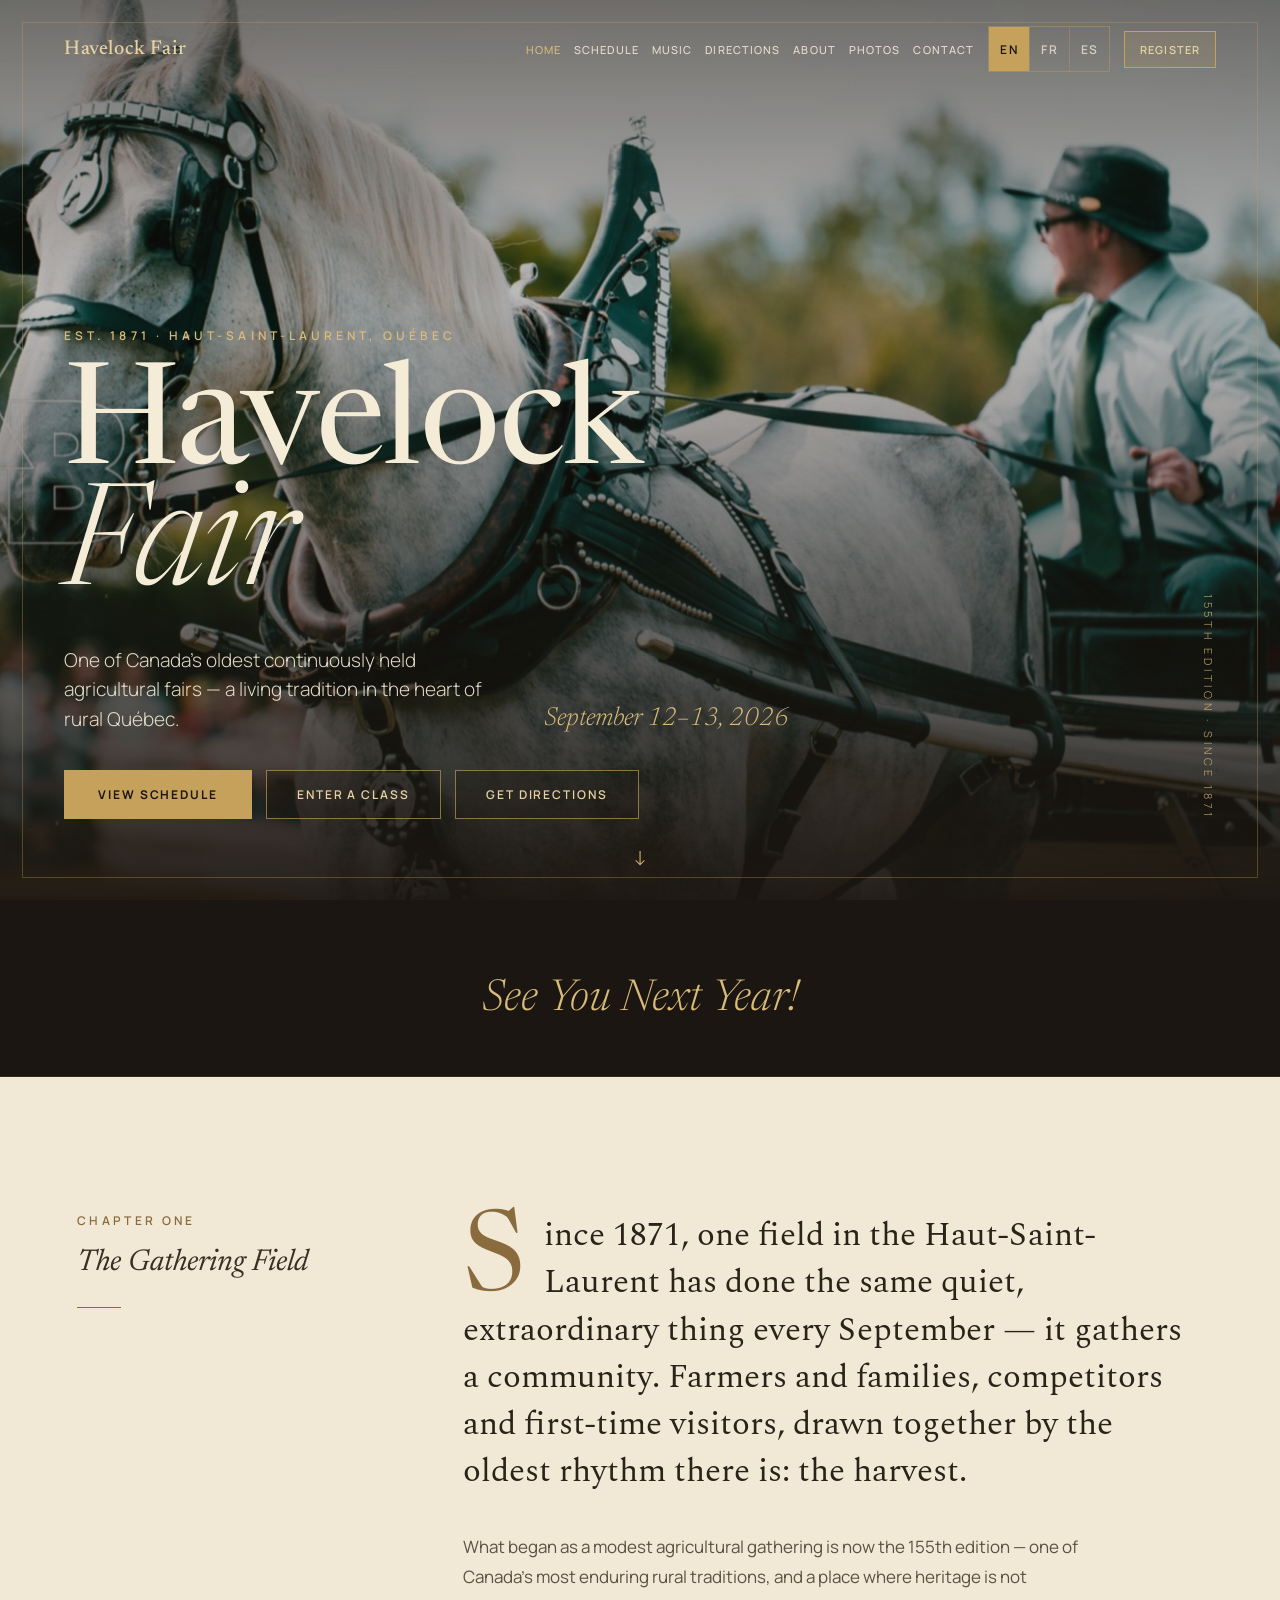
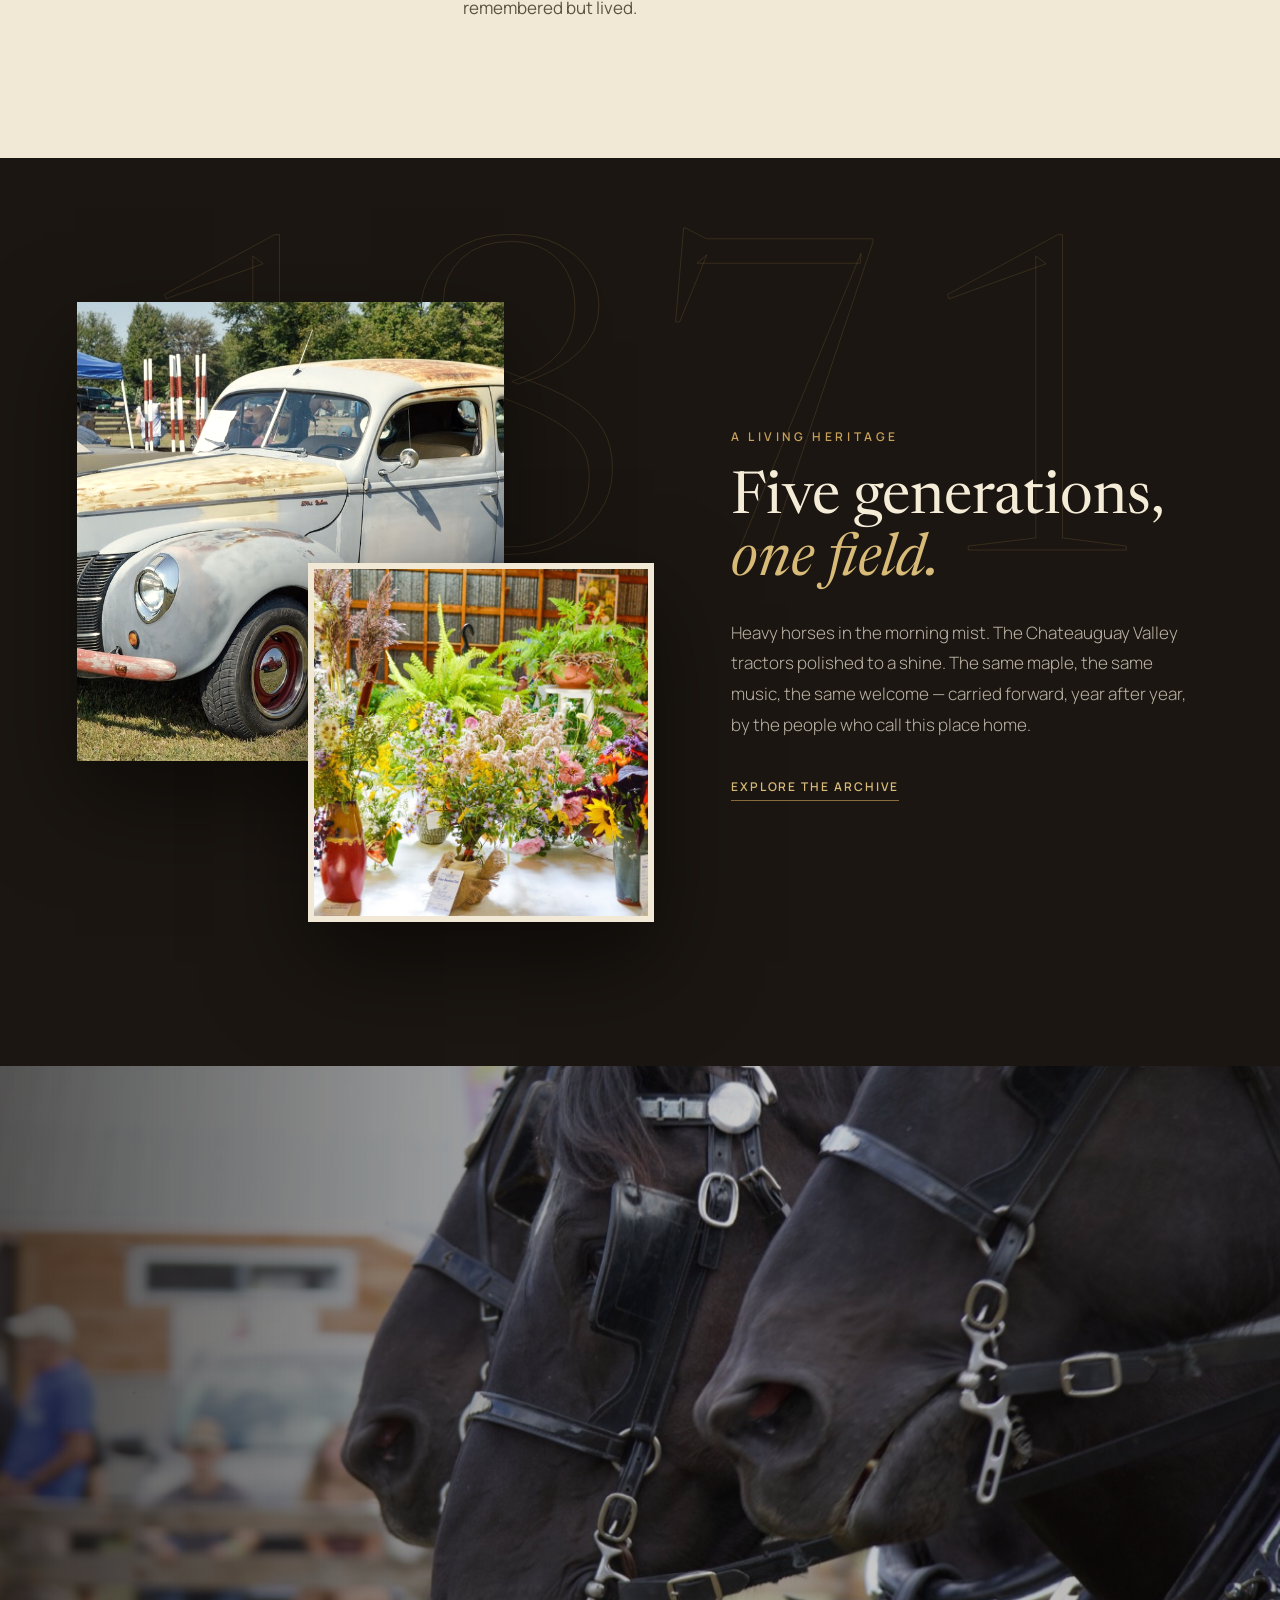
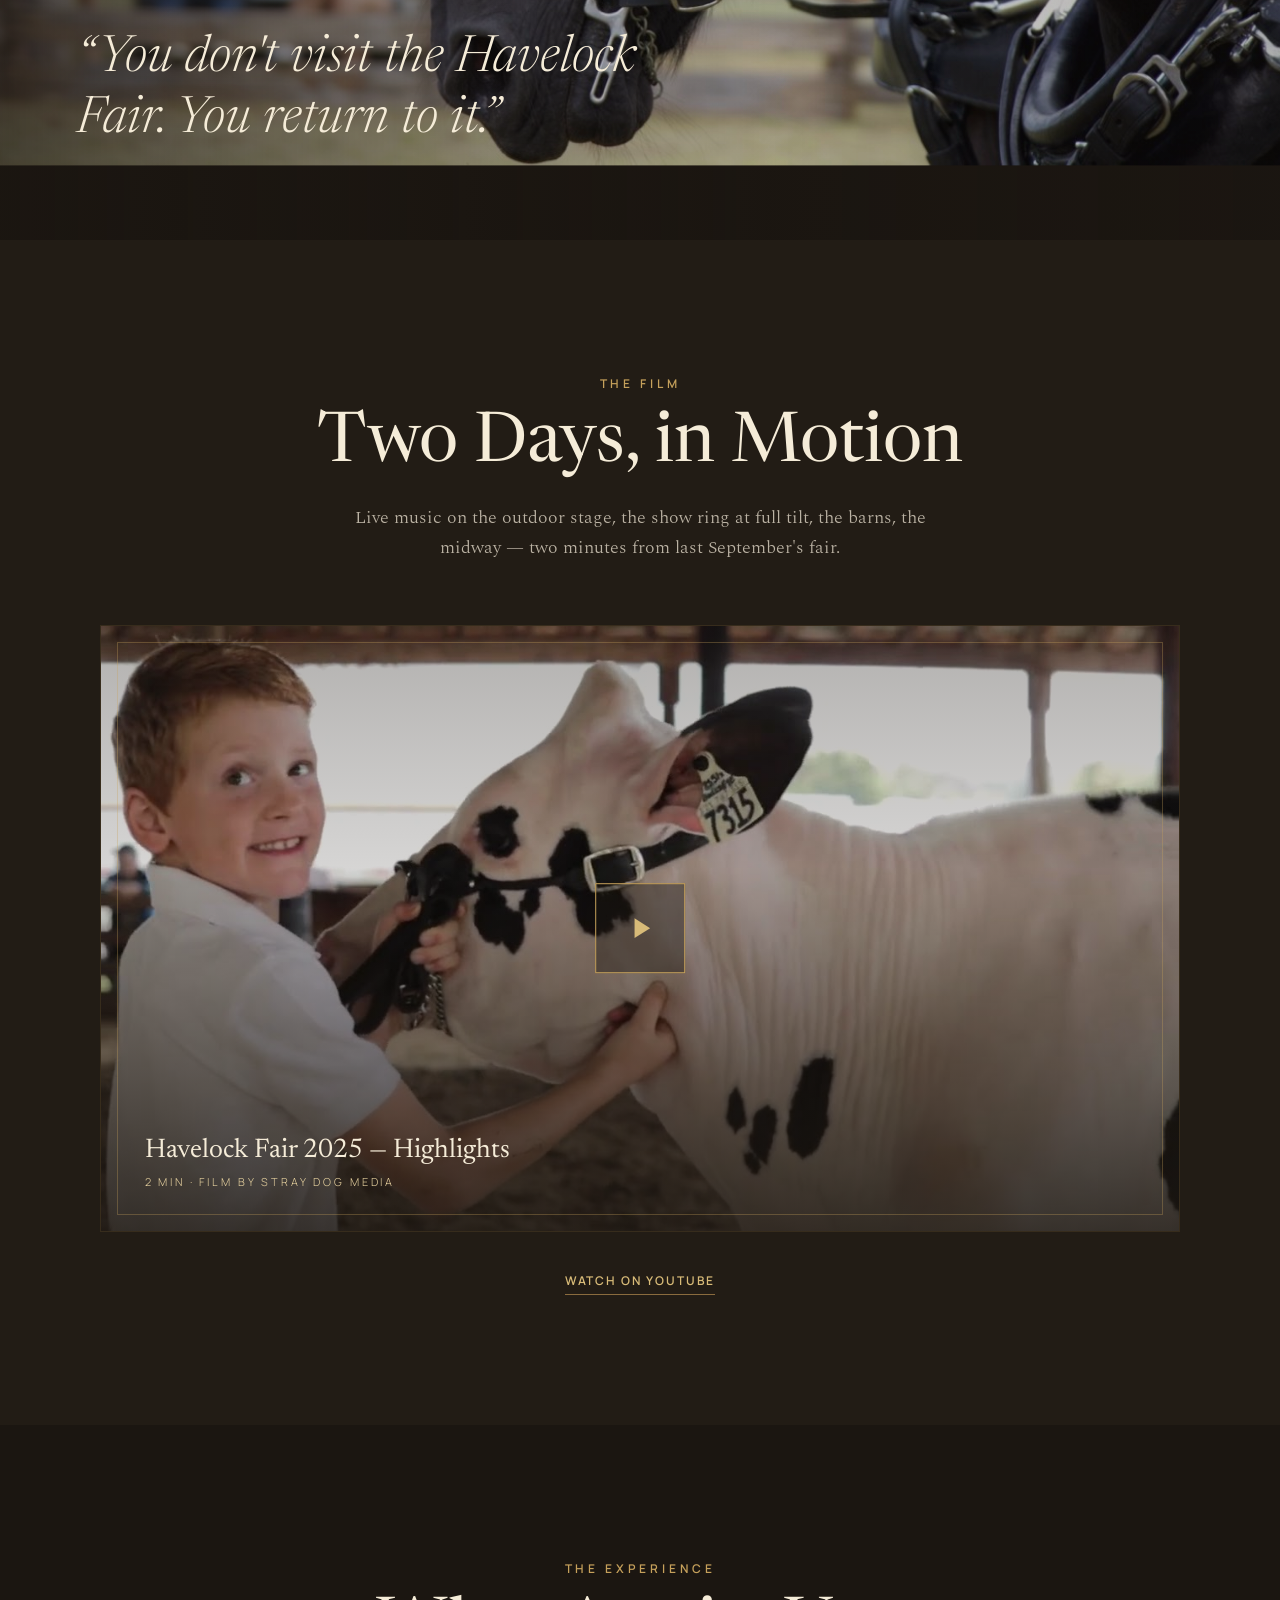
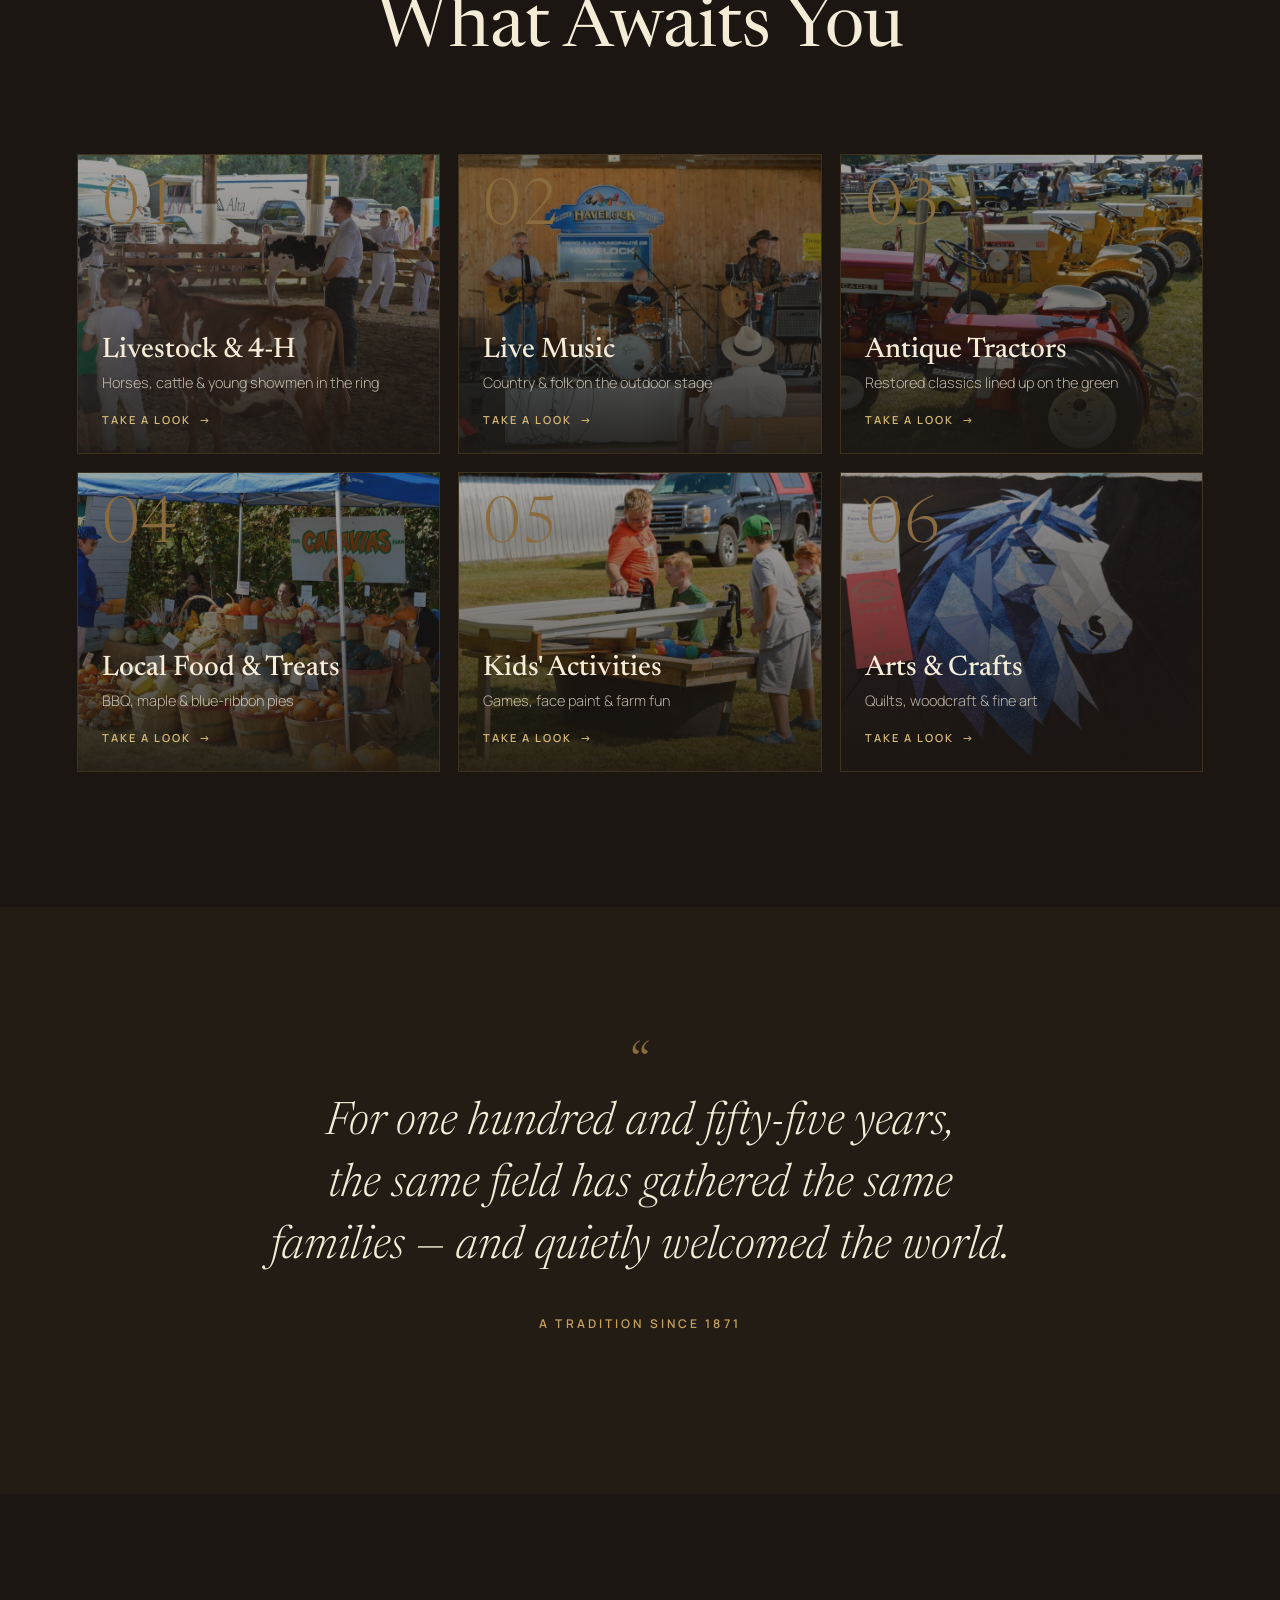
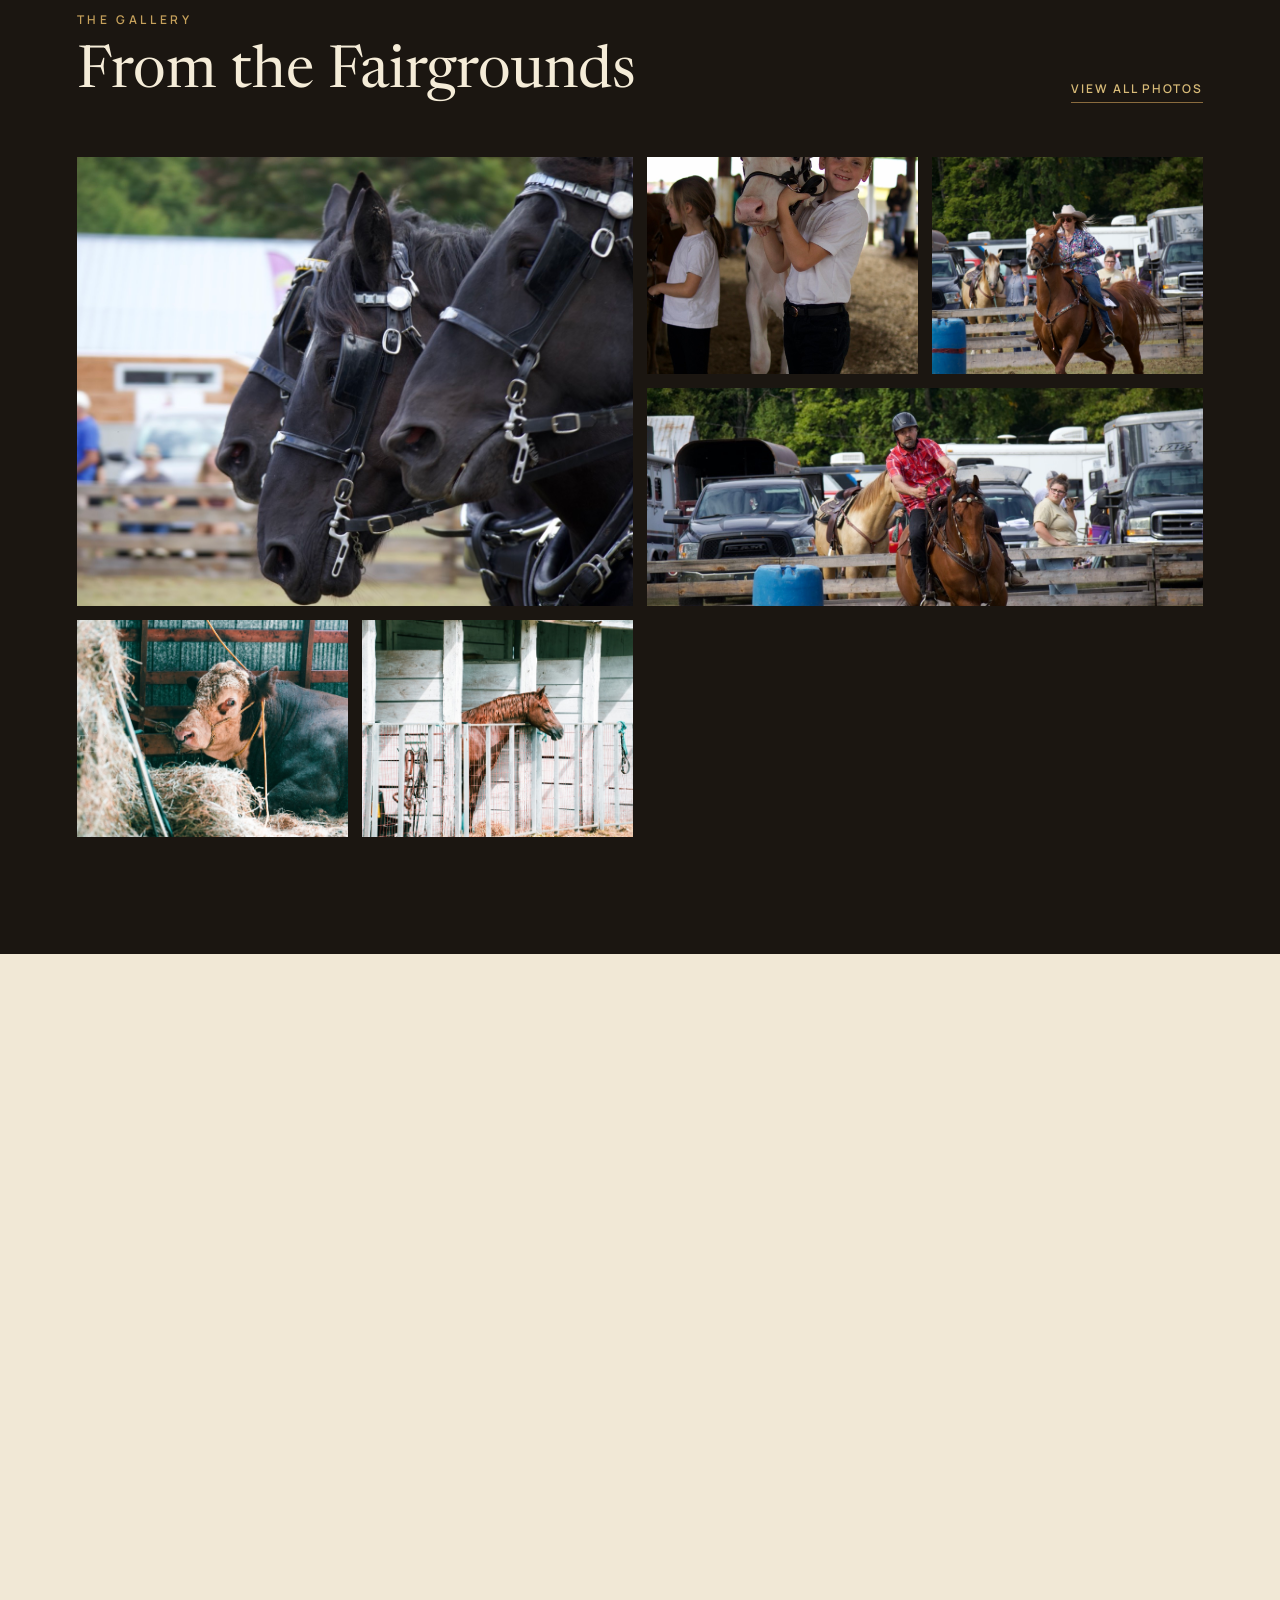
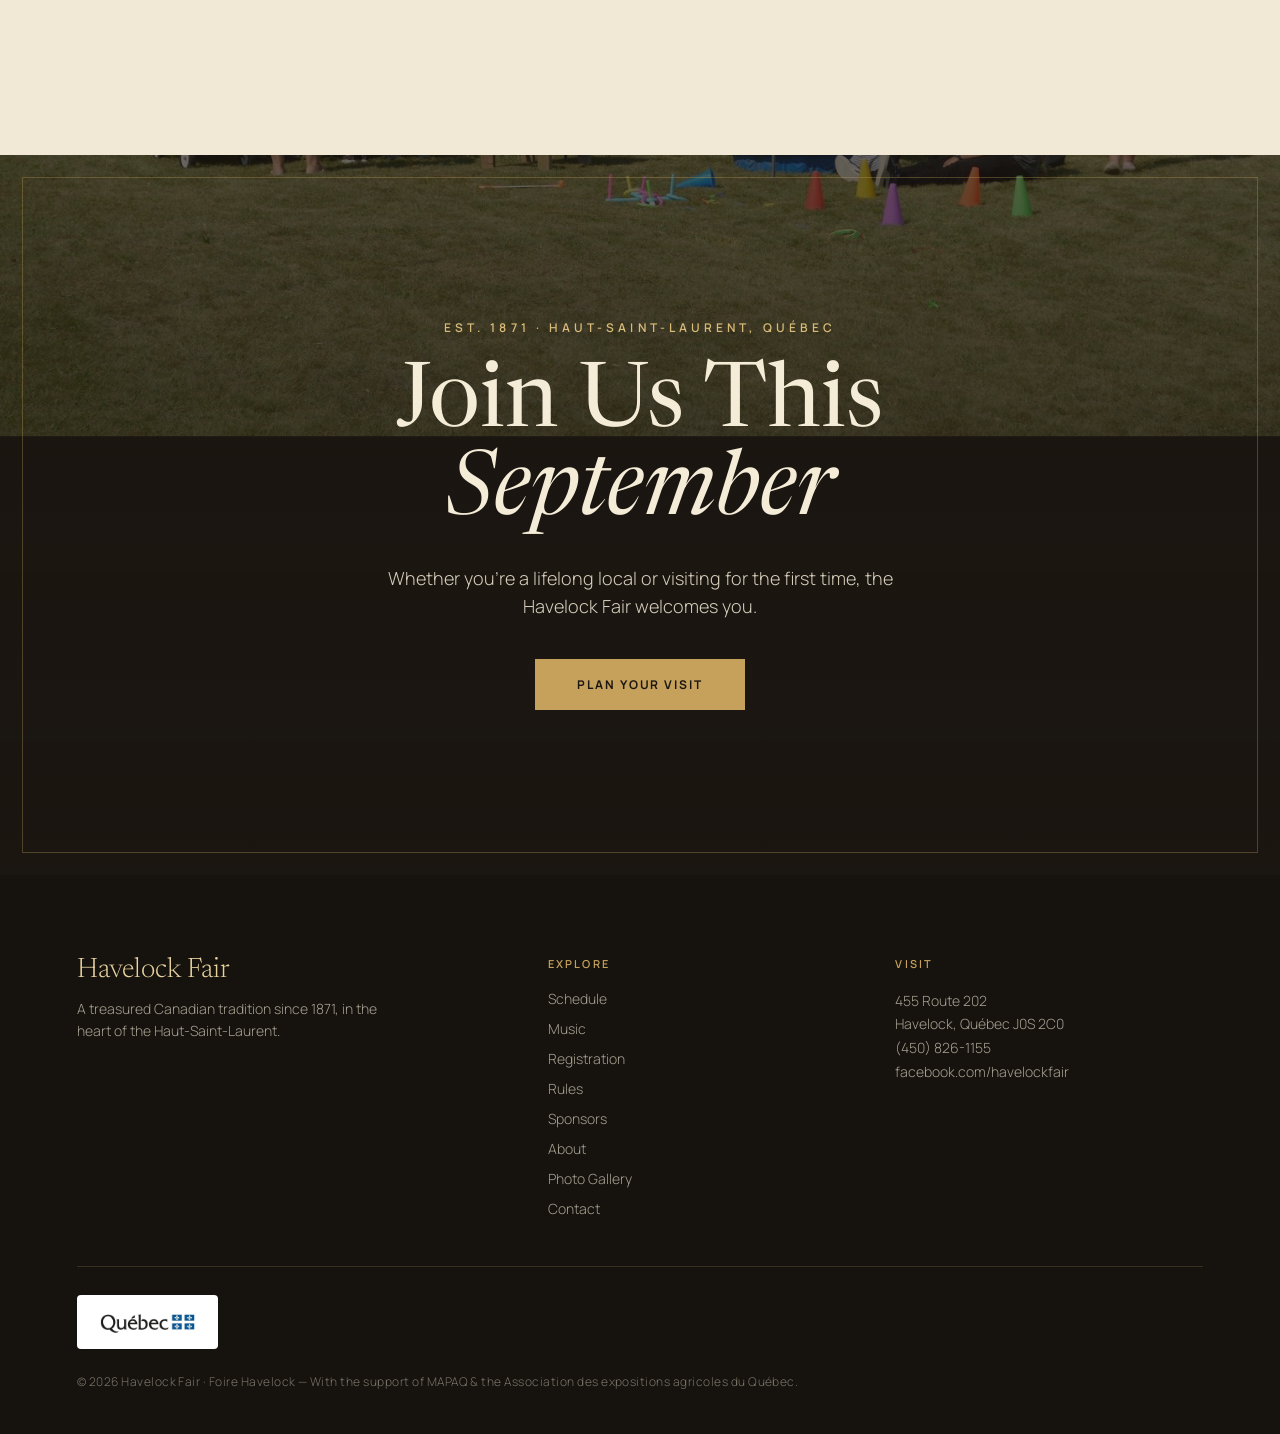
<file: index.html>
<!DOCTYPE html>
<html lang="en">
<head>
  <meta charset="UTF-8">
  <meta name="viewport" content="width=device-width, initial-scale=1.0">
  <title>Havelock Fair — Annual Agricultural Fair Since 1871 | Foire Havelock</title>
  <meta name="description" content="Havelock Fair is one of Canada's oldest continuously held agricultural fairs, celebrating 155+ years of heritage in Havelock, Quebec. September 12-13, 2026. Livestock, music, antique tractors, food & family fun. Foire Havelock — depuis 1871.">
  <meta name="keywords" content="Havelock Fair, Foire Havelock, agricultural fair, Quebec fair, Haut-Saint-Laurent, livestock show, country fair, 4-H, antique tractors, community event">

  <!-- Open Graph -->
  <meta property="og:type" content="website">
  <meta property="og:title" content="Havelock Fair — September 12-13, 2026">
  <meta property="og:description" content="One of Canada's oldest agricultural fairs. 155+ years of heritage, livestock, music, and community in Havelock, Quebec.">
  <meta property="og:url" content="https://havelockfair.ca">
  <meta property="og:site_name" content="Havelock Fair">
  <meta property="og:locale" content="en_CA">
  <meta property="og:locale:alternate" content="fr_CA">
  <meta property="og:locale:alternate" content="es_ES">

  <!-- Twitter Card -->
  <meta name="twitter:card" content="summary_large_image">
  <meta name="twitter:title" content="Havelock Fair — September 12-13, 2026">
  <meta name="twitter:description" content="One of Canada's oldest agricultural fairs. 155+ years of heritage in Havelock, Quebec.">

  <!-- Canonical -->
  <link rel="canonical" href="https://havelockfair.ca">

  <!-- Fonts (Heritage Noir: Newsreader / Spectral / Manrope) -->
  <link rel="preconnect" href="https://fonts.googleapis.com">
  <link rel="preconnect" href="https://fonts.gstatic.com" crossorigin>
  <link href="https://fonts.googleapis.com/css2?family=Manrope:wght@300;400;500;600;700&family=Newsreader:ital,opsz,wght@0,6..72,300;0,6..72,400;0,6..72,500;0,6..72,600;1,6..72,300;1,6..72,400;1,6..72,500&family=Spectral:ital,wght@0,300;0,400;0,500;1,400&display=swap" rel="stylesheet">

  <!-- Styles -->
  <link rel="stylesheet" href="css/heritage.css">

  <!-- Schema.org Structured Data -->
  <script type="application/ld+json">
  {
    "@context": "https://schema.org",
    "@type": "Event",
    "name": "Havelock Fair 2026",
    "alternateName": "Foire Havelock 2026",
    "description": "One of Canada's oldest continuously held agricultural fairs, celebrating over 150 years of heritage, community, and rural tradition.",
    "startDate": "2026-09-12T08:00:00-04:00",
    "endDate": "2026-09-13T22:00:00-04:00",
    "eventStatus": "https://schema.org/EventScheduled",
    "eventAttendanceMode": "https://schema.org/OfflineEventAttendanceMode",
    "location": {
      "@type": "Place",
      "name": "Havelock Fairgrounds",
      "address": {
        "@type": "PostalAddress",
        "streetAddress": "455 Route 202",
        "addressLocality": "Havelock",
        "addressRegion": "QC",
        "postalCode": "J0S 2C0",
        "addressCountry": "CA"
      },
      "geo": {
        "@type": "GeoCoordinates",
        "latitude": 45.1167,
        "longitude": -73.9833
      }
    },
    "organizer": {
      "@type": "Organization",
      "name": "Havelock Fair",
      "url": "https://havelockfair.ca",
      "telephone": "+14508261155"
    },
    "inLanguage": ["en", "fr", "es"],
    "isAccessibleForFree": false
  }
  </script>
  <script type="application/ld+json">
  {
    "@context": "https://schema.org",
    "@type": "Organization",
    "name": "Havelock Fair",
    "alternateName": "Foire Havelock",
    "url": "https://havelockfair.ca",
    "telephone": "+14508261155",
    "foundingDate": "1871",
    "address": {
      "@type": "PostalAddress",
      "streetAddress": "455 Route 202",
      "addressLocality": "Havelock",
      "addressRegion": "QC",
      "postalCode": "J0S 2C0",
      "addressCountry": "CA"
    },
    "sameAs": [
      "https://www.facebook.com/havelockfair"
    ]
  }
  </script>
  <script type="application/ld+json">
  {
    "@context": "https://schema.org",
    "@type": "WebSite",
    "name": "Havelock Fair",
    "alternateName": "Foire Havelock",
    "url": "https://havelockfair.ca"
  }
  </script>
</head>
<body>

  <!-- ========== CHROME (mirrors js/heritage-chrome.js — the three-edit rule:
       any change here must also land in heritage-chrome.js AND
       pages/registration.html, which each carry their own copy) ========== -->
  <a class="hf-skip" href="#main" data-i18n="skip_to_content">Skip to content</a>

  <header class="hf-header" id="hf-header">
    <a href="./" class="hf-brand" data-i18n="brand_name">Havelock&nbsp;Fair</a>
    <nav class="hf-nav" aria-label="Main navigation">
      <a href="./" class="active" data-i18n="nav_home">Home</a>
      <a href="pages/schedule.html" data-i18n="nav_schedule">Schedule</a>
      <a href="pages/music.html" data-i18n="nav_music">Music</a>
      <a href="pages/directions.html" data-i18n="nav_directions">Directions</a>
      <a href="pages/about.html" data-i18n="nav_about">About</a>
      <a href="pages/gallery.html" data-i18n="nav_photos">Photos</a>
      <a href="pages/contact.html" data-i18n="nav_contact">Contact</a>
    </nav>
    <div class="hf-lang" role="group" aria-label="Language" data-i18n-label="nav_lang_label">
      <button class="lang-btn active" type="button" data-lang="en" aria-pressed="true" lang="en">EN</button>
      <button class="lang-btn" type="button" data-lang="fr" aria-pressed="false" lang="fr">FR</button>
      <button class="lang-btn" type="button" data-lang="es" aria-pressed="false" lang="es">ES</button>
    </div>
    <div class="hf-nav-side">
      <a href="pages/registration.html" class="hf-tickets" data-i18n="nav_tickets">Register</a>
    </div>
    <button class="hf-menu-btn" id="hf-menu-open" aria-expanded="false" aria-controls="hf-mobile-menu">
      <span aria-hidden="true">&#8801;</span> <span data-i18n="nav_menu">Menu</span>
    </button>
  </header>

  <div class="hf-mobile-menu" id="hf-mobile-menu">
    <div class="hf-mobile-top">
      <span class="hf-brand" data-i18n="brand_name">Havelock&nbsp;Fair</span>
      <button class="hf-mobile-close" id="hf-menu-close" aria-label="Close menu">&times;</button>
    </div>
    <nav class="hf-mobile-nav" aria-label="Mobile navigation">
      <a href="./" data-i18n="nav_home">Home</a>
      <a href="pages/schedule.html" data-i18n="nav_schedule">Schedule</a>
      <a href="pages/music.html" data-i18n="nav_music">Music</a>
      <a href="pages/directions.html" data-i18n="nav_directions">Directions</a>
      <a href="pages/about.html" data-i18n="nav_about">About</a>
      <a href="pages/rules.html" data-i18n="nav_rules">Rules</a>
      <a href="pages/sponsors.html" data-i18n="nav_sponsors">Sponsors</a>
      <a href="pages/gallery.html" data-i18n="nav_photos">Photos</a>
      <a href="pages/contact.html" data-i18n="nav_contact">Contact</a>
    </nav>
    <div class="hf-mobile-foot">
      <a href="pages/registration.html" class="hf-tickets" data-i18n="nav_tickets">Register</a>
    </div>
  </div>

  <!-- ========== HERO ========== -->
  <section class="hf-hero" id="main" tabindex="-1">
    <div class="hf-hero-media" id="hf-hero-media">
      <img class="hf-hero-slide is-active is-panning" fetchpriority="high"
           src="images/home/hero/hero-1.jpg"
           srcset="images/home/hero/hero-1-1100.jpg 1100w, images/home/hero/hero-1.jpg 1600w"
           sizes="100vw" alt="A dapple-grey driving horse and its driver in the ring at the Havelock Fair">
      <img class="hf-hero-slide" alt="" aria-hidden="true" sizes="100vw"
           data-src="images/home/hero/hero-2.jpg"
           data-srcset="images/home/hero/hero-2-1100.jpg 1100w, images/home/hero/hero-2.jpg 1600w">
      <img class="hf-hero-slide" alt="" aria-hidden="true" sizes="100vw"
           data-src="images/home/hero/hero-3.jpg"
           data-srcset="images/home/hero/hero-3-1100.jpg 1100w, images/home/hero/hero-3.jpg 1600w">
      <img class="hf-hero-slide" alt="" aria-hidden="true" sizes="100vw"
           data-src="images/home/hero/hero-4.jpg"
           data-srcset="images/home/hero/hero-4-1100.jpg 1100w, images/home/hero/hero-4.jpg 1600w">
      <img class="hf-hero-slide" alt="" aria-hidden="true" sizes="100vw"
           data-src="images/home/hero/hero-5.jpg"
           data-srcset="images/home/hero/hero-5-1100.jpg 1100w, images/home/hero/hero-5.jpg 1600w">
      <img class="hf-hero-slide" alt="" aria-hidden="true" sizes="100vw"
           data-src="images/home/hero/hero-6.jpg"
           data-srcset="images/home/hero/hero-6-1100.jpg 1100w, images/home/hero/hero-6.jpg 1600w">
    </div>
    <div class="hf-hero-scrim"></div>
    <div class="hf-frame"></div>

    <div class="hf-hero-copy">
      <div class="hf-eyebrow hf-eyebrow--bright" data-i18n="hero_eyebrow">Est. 1871 &middot; Haut-Saint-Laurent, Qu&eacute;bec</div>
      <h1 class="hf-h1"><span data-i18n="brand_h1_a">Havelock</span><br><em data-i18n="brand_h1_b">Fair</em></h1>
      <div class="hf-hero-sub">
        <p class="hf-hero-lede" data-i18n="hero_lede">One of Canada's oldest continuously held agricultural fairs — a living tradition in the heart of rural Qu&eacute;bec.</p>
        <div class="hf-hero-date" data-i18n="hero_date">September 12&ndash;13, 2026</div>
      </div>
      <div class="hf-hero-cta">
        <a href="pages/schedule.html" class="hf-btn-gold" data-i18n="hero_cta">View Schedule</a>
        <a href="pages/registration.html" class="hf-btn-ghost" data-i18n="hero_cta3">Enter a Class</a>
        <a href="pages/directions.html" class="hf-btn-ghost" data-i18n="hero_cta2">Get Directions</a>
      </div>
    </div>
    <div class="hf-hero-edition" data-i18n="edition_label">155th Edition &middot; Since 1871</div>
    <div class="hf-hero-cue" aria-hidden="true">&darr;</div>
  </section>

  <!-- ========== COUNTDOWN ========== -->
  <section class="hf-countdown" id="countdown" aria-label="Countdown to the fair">
    <div class="countdown-title"></div>
    <div class="countdown-numbers"></div>
  </section>

  <!-- ========== CHAPTER ONE ========== -->
  <section class="hf-chapter" id="story">
    <div class="hf-chapter-grid">
      <div class="hf-chapter-label" data-reveal>
        <div class="hf-eyebrow hf-eyebrow--bronze" data-i18n="ch1_label">Chapter One</div>
        <div class="hf-chapter-name" data-i18n="ch1_name">The Gathering Field</div>
        <div class="hf-chapter-rule"></div>
      </div>
      <div data-reveal>
        <p class="hf-chapter-lead"><span class="hf-dropcap" data-i18n="ch1_drop">S</span><span data-i18n="ch1_lead">ince 1871, one field in the Haut-Saint-Laurent has done the same quiet, extraordinary thing every September — it gathers a community. Farmers and families, competitors and first-time visitors, drawn together by the oldest rhythm there is: the harvest.</span></p>
        <p class="hf-chapter-body" data-i18n="ch1_body">What began as a modest agricultural gathering is now the 155th edition — one of Canada's most enduring rural traditions, and a place where heritage is not remembered but lived.</p>
      </div>
    </div>
  </section>

  <!-- ========== A LIVING HERITAGE ========== -->
  <section class="hf-heritage" id="heritage">
    <div class="hf-heritage-numeral" aria-hidden="true">1871</div>
    <div class="hf-heritage-grid">
      <div class="hf-heritage-photos" data-reveal>
        <div class="hf-heritage-photo-back">
          <img src="images/home/heritage-back.jpg" alt="A vintage automobile at the Havelock Fair car show">
        </div>
        <div class="hf-heritage-photo-front">
          <img src="images/home/heritage-front.jpg" alt="Prize-winning floral arrangements in the exhibit hall">
        </div>
      </div>
      <div class="hf-heritage-copy" data-reveal>
        <div class="hf-eyebrow" data-i18n="her_eyebrow">A Living Heritage</div>
        <h2 class="hf-heritage-title"><span data-i18n="her_t1">Five generations,</span><br><em data-i18n="her_t2">one field.</em></h2>
        <p class="hf-heritage-body" data-i18n="her_body">Heavy horses in the morning mist. The Chateauguay Valley tractors polished to a shine. The same maple, the same music, the same welcome — carried forward, year after year, by the people who call this place home.</p>
        <a href="pages/gallery.html" class="hf-link-line" data-i18n="her_link">Explore the archive</a>
      </div>
    </div>
  </section>

  <!-- ========== CINEMATIC BREAK ========== -->
  <section class="hf-break">
    <!-- Points at the gallery file rather than duplicating it into images/home/.
         images/home/break.jpg is still used by pages/about.html's hero, so
         overwriting it would silently change that page too. -->
    <img src="images/gallery/percheron-pair.jpg"
         alt="A pair of black Percherons in harness, heads together, at the Havelock Fair"
         width="1400" height="933" data-parallax>
    <div class="hf-break-scrim"></div>
    <div class="hf-break-line">
      <p data-i18n="break_quote">&ldquo;You don't visit the Havelock Fair. You return to it.&rdquo;</p>
    </div>
  </section>

  <!-- ========== THE FILM (click-to-load YouTube) ========== -->
  <section class="hf-film" id="film">
    <div class="hf-film-inner">
      <div class="hf-film-head" data-reveal>
        <div class="hf-eyebrow" data-i18n="film_eyebrow">The Film</div>
        <h2 class="hf-h2" data-i18n="film_title">Two Days, in Motion</h2>
        <p class="hf-film-lede" data-i18n="film_lede">Live music on the outdoor stage, the show ring at full tilt, the barns, the midway &mdash; two minutes from last September's fair.</p>
      </div>

      <div class="hf-film-stage" id="hf-film-stage" data-reveal>
        <button type="button" class="hf-film-player" id="hf-film-player"
                data-video="I6Xw78VUZSo"
                data-i18n-label="film_play_label"
                aria-label="Play the film: Havelock Fair 2025 highlights">
          <img src="images/home/film-poster.jpg" alt="" width="1280" height="720" loading="lazy">
          <span class="hf-film-scrim" aria-hidden="true"></span>
          <span class="hf-film-inset" aria-hidden="true"></span>
          <span class="hf-film-play" aria-hidden="true">
            <svg viewBox="0 0 24 24" width="34" height="34" focusable="false"><path d="M8 5v14l11-7z" fill="currentColor"/></svg>
          </span>
          <span class="hf-film-cap">
            <span class="hf-film-cap-title" data-i18n="film_card_title">Havelock Fair 2025 &mdash; Highlights</span>
            <span class="hf-film-cap-meta" data-i18n="film_card_meta">2 min &middot; Film by Stray Dog Media</span>
          </span>
        </button>
      </div>

      <div class="hf-film-foot" data-reveal>
        <a class="hf-link-line" href="https://www.youtube.com/watch?v=I6Xw78VUZSo"
           target="_blank" rel="noopener" data-i18n="film_youtube">Watch on YouTube</a>
      </div>
    </div>
  </section>

  <!-- ========== WHAT AWAITS YOU (spotlight cards) ========== -->
  <section class="hf-fair" id="fair">
    <div class="hf-fair-head" data-reveal>
      <div class="hf-eyebrow" data-i18n="fair_eyebrow">The Experience</div>
      <h2 class="hf-h2" data-i18n="fair_title">What Awaits You</h2>
    </div>
    <div class="hf-cards" data-reveal>
      <button class="hf-card" aria-haspopup="dialog">
        <span class="hf-card-bg" style="background-image:url('images/home/spotlight/ls-1.jpg')"></span>
        <span class="hf-card-scrim"></span>
        <div class="hf-card-num" aria-hidden="true">01</div>
        <h3 data-i18n="highlights_livestock">Livestock &amp; 4-H</h3>
        <p data-i18n="sp_ls_tease">Horses, cattle &amp; young showmen in the ring</p>
        <span class="hf-card-open" data-i18n="sp_open">Take a look</span>
      </button>
      <button class="hf-card" aria-haspopup="dialog">
        <span class="hf-card-bg" style="background-image:url('images/home/spotlight/mu-1.jpg')"></span>
        <span class="hf-card-scrim"></span>
        <div class="hf-card-num" aria-hidden="true">02</div>
        <h3 data-i18n="highlights_music">Live Music</h3>
        <p data-i18n="sp_mu_tease">Country &amp; folk on the outdoor stage</p>
        <span class="hf-card-open" data-i18n="sp_open">Take a look</span>
      </button>
      <button class="hf-card" aria-haspopup="dialog">
        <span class="hf-card-bg" style="background-image:url('images/home/spotlight/tr-1.jpg')"></span>
        <span class="hf-card-scrim"></span>
        <div class="hf-card-num" aria-hidden="true">03</div>
        <h3 data-i18n="highlights_antique">Antique Tractors</h3>
        <p data-i18n="sp_tr_tease">Restored classics lined up on the green</p>
        <span class="hf-card-open" data-i18n="sp_open">Take a look</span>
      </button>
      <button class="hf-card" aria-haspopup="dialog">
        <span class="hf-card-bg" style="background-image:url('images/home/spotlight/fd-1.jpg')"></span>
        <span class="hf-card-scrim"></span>
        <div class="hf-card-num" aria-hidden="true">04</div>
        <h3 data-i18n="highlights_food">Local Food &amp; Treats</h3>
        <p data-i18n="sp_fd_tease">BBQ, maple &amp; blue-ribbon pies</p>
        <span class="hf-card-open" data-i18n="sp_open">Take a look</span>
      </button>
      <button class="hf-card" aria-haspopup="dialog">
        <span class="hf-card-bg" style="background-image:url('images/home/spotlight/kd-1.jpg')"></span>
        <span class="hf-card-scrim"></span>
        <div class="hf-card-num" aria-hidden="true">05</div>
        <h3 data-i18n="highlights_kids">Kids' Activities</h3>
        <p data-i18n="sp_kd_tease">Games, face paint &amp; farm fun</p>
        <span class="hf-card-open" data-i18n="sp_open">Take a look</span>
      </button>
      <button class="hf-card" aria-haspopup="dialog">
        <span class="hf-card-bg" style="background-image:url('images/home/spotlight/cr-1.jpg')"></span>
        <span class="hf-card-scrim"></span>
        <div class="hf-card-num" aria-hidden="true">06</div>
        <h3 data-i18n="highlights_crafts">Arts &amp; Crafts</h3>
        <p data-i18n="sp_cr_tease">Quilts, woodcraft &amp; fine art</p>
        <span class="hf-card-open" data-i18n="sp_open">Take a look</span>
      </button>
    </div>
  </section>

  <!-- spotlight modal -->
  <div class="hf-spot" id="hf-spot" role="dialog" aria-modal="true" aria-labelledby="hf-spot-title">
    <button class="hf-spot-close" id="hf-spot-close" aria-label="Close">&times;</button>
    <div class="hf-spot-panel" id="hf-spot-panel"></div>
  </div>

  <!-- ========== PULL QUOTE ========== -->
  <section class="hf-quote">
    <div class="hf-quote-mark" aria-hidden="true">&ldquo;</div>
    <p data-reveal data-i18n="quote_text">For one hundred and fifty-five years, the same field has gathered the same families — and quietly welcomed the world.</p>
    <span class="hf-eyebrow" data-i18n="quote_attr">A Tradition Since 1871</span>
  </section>

  <!-- ========== GALLERY ========== -->
  <section class="hf-gallery" id="gallery">
    <div class="hf-gallery-inner">
      <div class="hf-gallery-head" data-reveal>
        <div>
          <span class="hf-eyebrow" data-i18n="gal_eyebrow">The Gallery</span>
          <h2 class="hf-gallery-title" data-i18n="gal_title">From the Fairgrounds</h2>
        </div>
        <a href="pages/gallery.html" class="hf-link-line" data-i18n="gal_cta">View All Photos</a>
      </div>
      <div class="hf-mosaic" data-reveal>
        <img src="images/gallery/percheron-pair.jpg" alt="A pair of black Percherons in harness" class="span2x2" loading="lazy">
        <img src="images/gallery/showmen-calf.jpg" alt="Two young showmen with their calf" loading="lazy">
        <img src="images/gallery/cowgirl-canter.jpg" alt="A rider cantering in the gymkhana ring" loading="lazy">
        <img src="images/gallery/barrel-racing.jpg" alt="Barrel racing at full gallop" class="span2w" loading="lazy">
        <img src="images/gallery/hereford-in-hay.jpg" alt="A Hereford resting in the cattle barn" loading="lazy">
        <img src="images/gallery/horse-in-stable.jpg" alt="A horse looking out from the stables" loading="lazy">
      </div>
    </div>
  </section>

  <!-- ========== PLAN YOUR VISIT ========== -->
  <section class="hf-visit" id="visit">
    <div class="hf-visit-inner">
      <div class="hf-visit-head" data-reveal>
        <div>
          <span class="hf-eyebrow hf-eyebrow--bronze" data-i18n="visit_eyebrow">Plan Your Visit</span>
          <h2 class="hf-visit-date"><span data-i18n="visit_d1">September 12</span><em data-i18n="visit_amp"> &amp; </em><span data-i18n="visit_d2">13, 2026</span></h2>
        </div>
        <p class="hf-visit-lede" data-i18n="visit_lede">Gates open at 8:00 AM both days at the Havelock Fairgrounds — 455 Route 202, minutes from the Canada–US border. Children 12 and under are always free.</p>
      </div>
      <p class="hf-visit-note" data-reveal><a href="pages/registration.html" data-i18n="enter_note">No entry deadline &mdash; competition entries are accepted right up to fair day. Enter a class &rarr;</a></p>
      <div class="hf-visit-table" data-reveal>
        <div class="hf-visit-cell">
          <div class="hf-visit-cell-title" data-i18n="adm_adults_title">Weekend Admission</div>
          <div class="hf-visit-price" data-i18n="adm_price">$15</div>
          <p data-i18n="adm_adults_text">One weekend pass covers both days of the fair. Children 12 and under free.</p>
        </div>
        <div class="hf-visit-cell">
          <div class="hf-visit-cell-title" data-i18n="adm_hours_title">Hours</div>
          <p data-i18n="adm_hours_text">Gates open 8:00 AM both days. Exhibitors: 6:00 AM Saturday, 7:00 AM Sunday. Closes 5:00 PM.</p>
        </div>
        <div class="hf-visit-cell">
          <div class="hf-visit-cell-title" data-i18n="adm_food_title">Food &amp; Drinks</div>
          <p data-i18n="adm_food_text">BBQ chicken dinner, canteen, sugar shanty, and local vendors. No outside food restrictions.</p>
        </div>
        <div class="hf-visit-cell">
          <div class="hf-visit-cell-title" data-i18n="adm_parking_title">Parking</div>
          <p data-i18n="adm_parking_text">Free parking on-site. Follow volunteer attendants. Overflow parking available along Route 202.</p>
        </div>
      </div>
    </div>
  </section>

  <!-- ========== FINALE CTA ========== -->
  <section class="hf-finale">
    <img src="images/home/finale.jpg" alt="Families gathered on the Havelock fairgrounds" data-parallax>
    <div class="hf-finale-scrim"></div>
    <div class="hf-frame"></div>
    <div class="hf-finale-copy">
      <span class="hf-eyebrow hf-eyebrow--bright" data-i18n="hero_eyebrow">Est. 1871 &middot; Haut-Saint-Laurent, Qu&eacute;bec</span>
      <h2 class="hf-finale-title"><span data-i18n="cta_title_1">Join Us This </span><em data-i18n="cta_title_2">September</em></h2>
      <p class="hf-finale-lede" data-i18n="cta_text">Whether you're a lifelong local or visiting for the first time, the Havelock Fair welcomes you.</p>
      <a href="pages/directions.html" class="hf-btn-gold" data-i18n="cta_button">Plan Your Visit</a>
    </div>
  </section>

  <!-- ========== FOOTER ========== -->
  <footer class="hf-footer">
    <div class="hf-footer-grid">
      <div>
        <div class="hf-footer-brand">Havelock Fair</div>
        <p class="hf-footer-tagline" data-i18n="hfoot_tagline">A treasured Canadian tradition since 1871, in the heart of the Haut-Saint-Laurent.</p>
      </div>
      <div>
        <div class="hf-footer-h" data-i18n="hfoot_explore">Explore</div>
        <div class="hf-footer-links">
          <a href="pages/schedule.html" data-i18n="nav_schedule">Schedule</a>
        <a href="pages/music.html" data-i18n="nav_music">Music</a>
          <a href="pages/registration.html" data-i18n="nav_registration">Registration</a>
          <a href="pages/rules.html" data-i18n="nav_rules">Rules</a>
          <a href="pages/sponsors.html" data-i18n="nav_sponsors">Sponsors</a>
          <a href="pages/about.html" data-i18n="nav_about">About</a>
          <a href="pages/gallery.html" data-i18n="nav_gallery">Photos</a>
          <a href="pages/contact.html" data-i18n="nav_contact">Contact</a>
        </div>
      </div>
      <div>
        <div class="hf-footer-h" data-i18n="hfoot_visit">Visit</div>
        <p class="hf-footer-contact">455 Route 202<br>Havelock, Qu&eacute;bec J0S 2C0<br><a href="tel:+14508261155">(450) 826-1155</a><br><a href="https://www.facebook.com/havelockfair" target="_blank" rel="noopener">facebook.com/havelockfair</a></p>
      </div>
    </div>
    <div class="hf-footer-partners">
      <span class="hf-footer-partner"><img src="images/sponsors/featured/gouvernement-quebec.jpg" alt="Gouvernement du Qu&eacute;bec" width="600" height="180" loading="lazy"></span>
    </div>
    <div class="hf-footer-legal" data-i18n="hfoot_credit">&copy; 2026 Havelock Fair &middot; Foire Havelock — With the support of MAPAQ &amp; the Association des expositions agricoles du Qu&eacute;bec.</div>
  </footer>

  <!-- Scripts (order matters: i18n → countdown → heritage) -->
  <script src="js/i18n.js"></script>
  <script src="js/countdown.js"></script>
  <script src="js/heritage-home.js"></script>
</body>
</html>
</file>
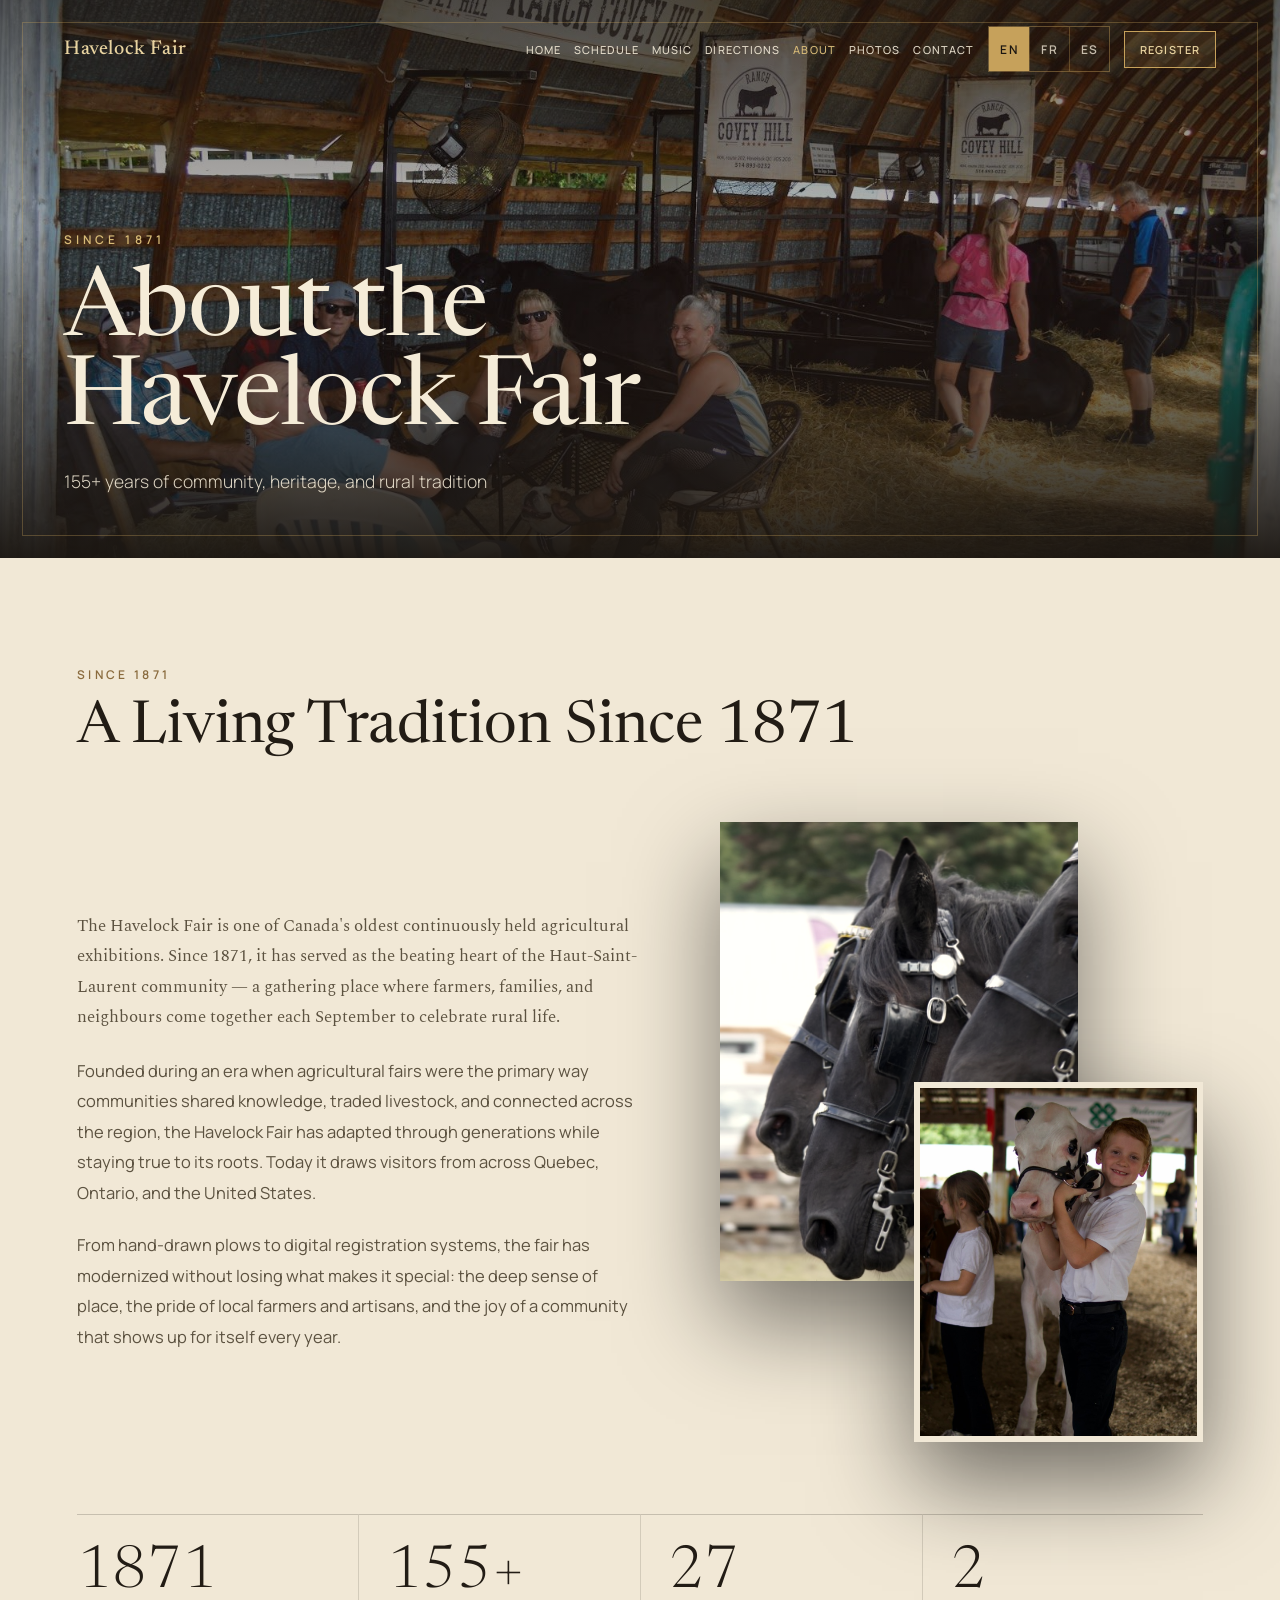
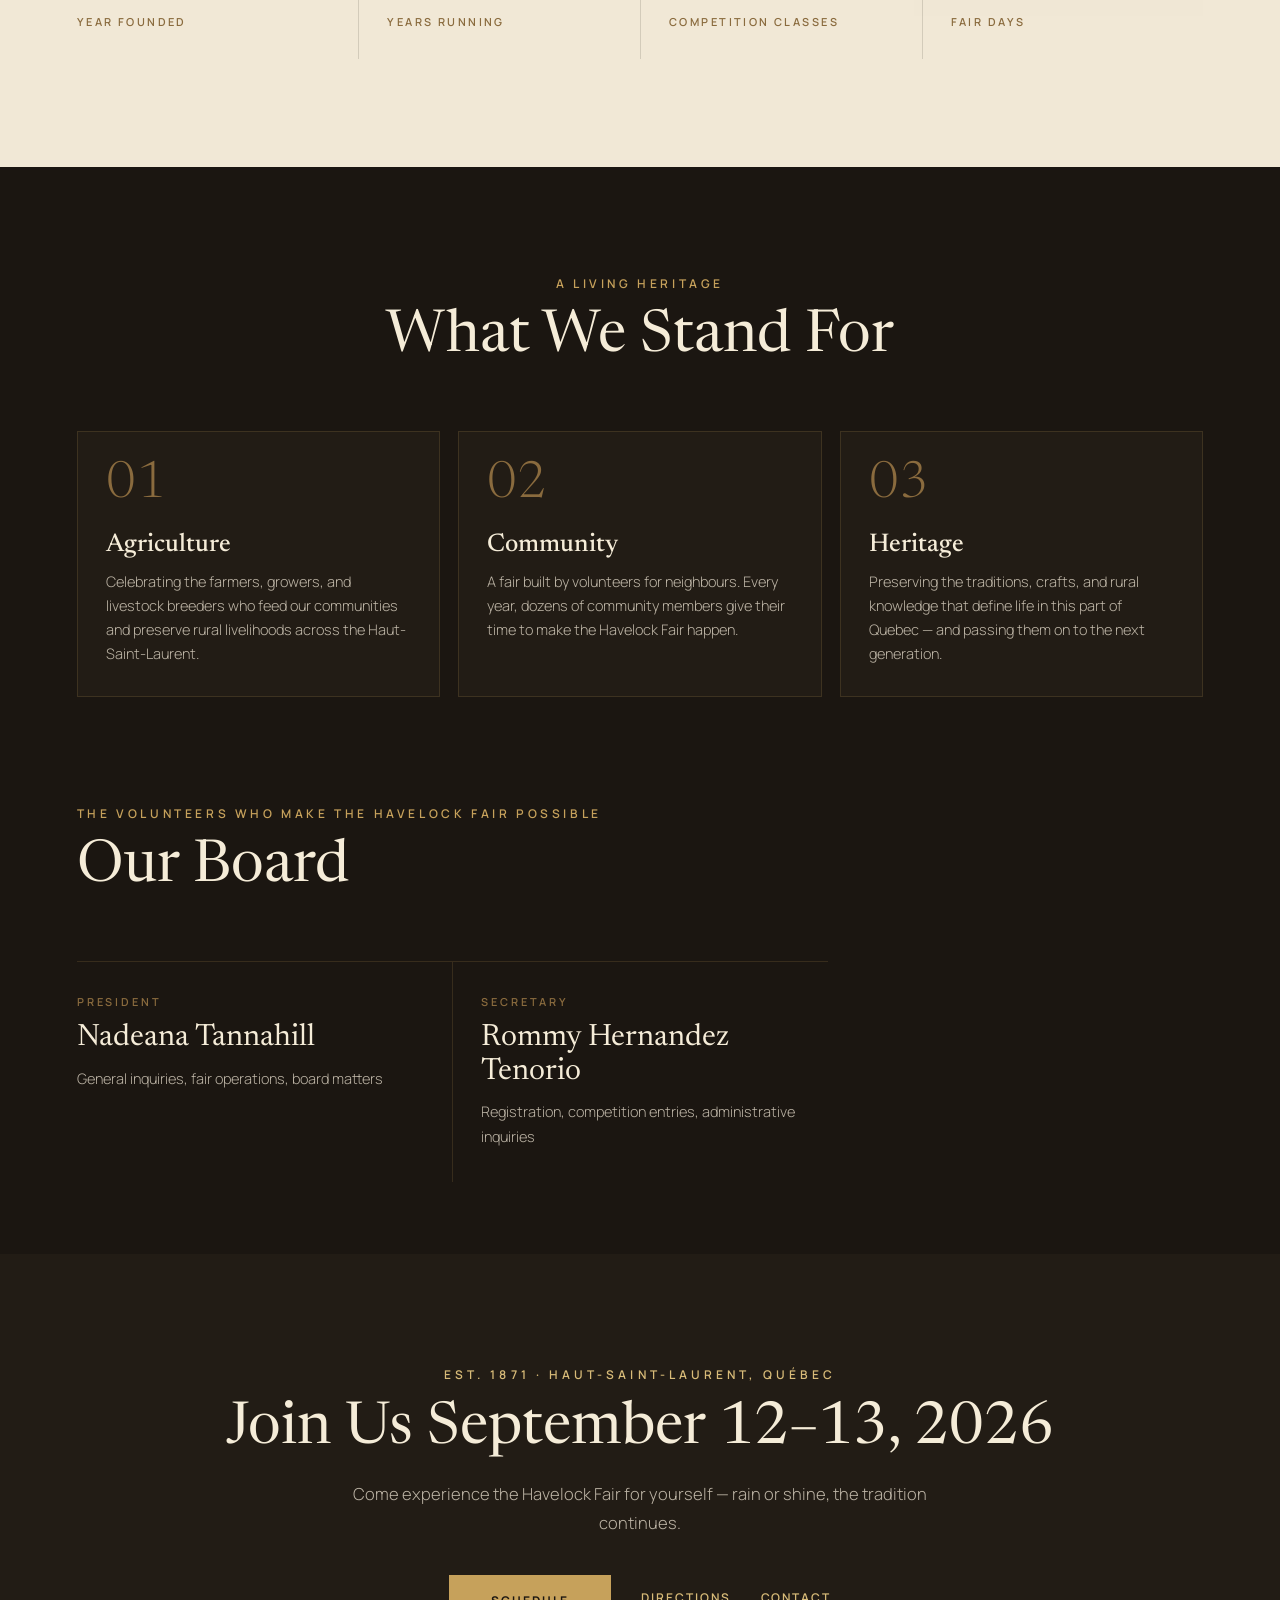
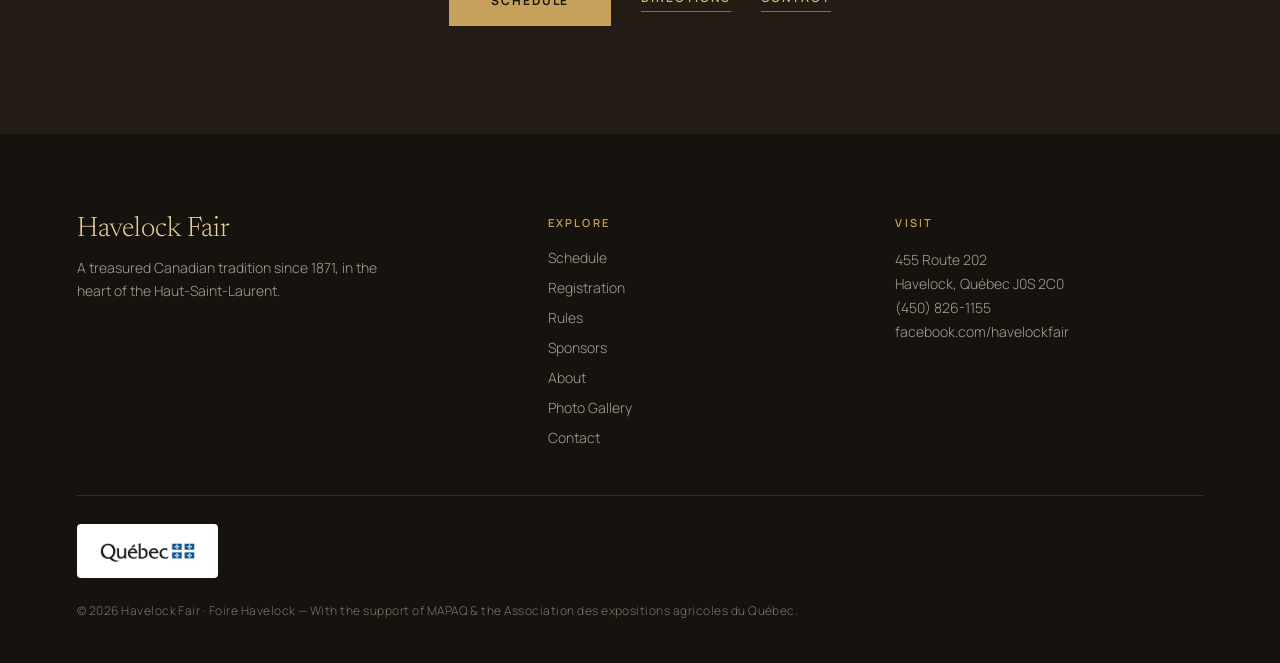
<file: pages/about.html>
<!DOCTYPE html>
<html lang="en">
<head>
  <meta charset="UTF-8">
  <meta name="viewport" content="width=device-width, initial-scale=1.0">
  <title>About — Havelock Fair 2026 | À propos — Foire Havelock</title>
  <meta name="description" content="Learn about the Havelock Fair — one of Canada's oldest agricultural fairs, founded in 1871. Meet our board and learn about our history in Havelock, Quebec.">
  <meta property="og:title" content="About the Havelock Fair">
  <meta property="og:description" content="155+ years of community, heritage, and rural tradition in Havelock, Quebec.">
  <link rel="canonical" href="https://havelockfair.ca/pages/about.html">
  <link rel="preconnect" href="https://fonts.googleapis.com">
  <link rel="preconnect" href="https://fonts.gstatic.com" crossorigin>
  <link href="https://fonts.googleapis.com/css2?family=Manrope:wght@300;400;500;600;700&family=Newsreader:ital,opsz,wght@0,6..72,300;0,6..72,400;0,6..72,500;0,6..72,600;1,6..72,300;1,6..72,400;1,6..72,500&family=Spectral:ital,wght@0,300;0,400;0,500;1,400&display=swap" rel="stylesheet">
  <link rel="stylesheet" href="../css/heritage.css">
  <link rel="stylesheet" href="../css/heritage-pages.css">
</head>
<body data-nav="about">

  <!-- ========== PAGE HERO ========== -->
  <section class="hf-page-hero">
    <img src="../images/home/break.jpg" alt="Exhibitors sitting together in the shade of the cattle barn between classes">
    <div class="hf-page-hero-scrim"></div>
    <div class="hf-frame"></div>
    <div class="hf-page-hero-copy">
      <div class="hf-eyebrow hf-eyebrow--bright" data-i18n="about_tag">Since 1871</div>
      <h1 class="hf-page-title" data-i18n="about_page_title">About the Havelock Fair</h1>
      <p class="hf-page-lede" data-i18n="about_page_subtitle">155+ years of community, heritage, and rural tradition</p>
    </div>
  </section>

  <!-- ========== HISTORY (ivory editorial) ========== -->
  <section class="hf-sec hf-sec--ivory">
    <div class="hf-sec-inner">
      <div class="hf-sec-head" data-reveal>
        <span class="hf-eyebrow hf-eyebrow--bronze" data-i18n="about_tag">Since 1871</span>
        <h2 class="hf-sec-h2" data-i18n="about_history_title">A Living Tradition Since 1871</h2>
      </div>
      <div class="hf-duo">
        <div class="hf-prose" data-reveal>
          <p class="hf-prose-lead" data-i18n="about_history_p1">The Havelock Fair is one of Canada's oldest continuously held agricultural exhibitions. Since 1871, it has served as the beating heart of the Haut-Saint-Laurent community — a gathering place where farmers, families, and neighbours come together each September to celebrate rural life.</p>
          <p data-i18n="about_history_p2">Founded during an era when agricultural fairs were the primary way communities shared knowledge, traded livestock, and connected across the region, the Havelock Fair has adapted through generations while staying true to its roots. Today it draws visitors from across Quebec, Ontario, and the United States.</p>
          <p data-i18n="about_history_p3">From hand-drawn plows to digital registration systems, the fair has modernized without losing what makes it special: the deep sense of place, the pride of local farmers and artisans, and the joy of a community that shows up for itself every year.</p>
        </div>
        <div class="hf-heritage-photos" data-reveal>
          <div class="hf-heritage-photo-back">
            <img src="../images/gallery/percheron-pair.jpg" alt="A pair of black Percherons in harness at the Havelock Fair">
          </div>
          <div class="hf-heritage-photo-front">
            <img src="../images/gallery/showmen-calf.jpg" alt="Two young showmen with their calf at the Havelock Fair">
          </div>
        </div>
      </div>
      <div class="hf-cells" style="margin-top: clamp(50px, 8vh, 90px);" data-reveal>
        <div class="hf-cell">
          <div class="hf-cell-num">1871</div>
          <div class="hf-cell-label" data-i18n="stat_founded">Year Founded</div>
        </div>
        <div class="hf-cell">
          <div class="hf-cell-num">155+</div>
          <div class="hf-cell-label" data-i18n="stat_years">Years Running</div>
        </div>
        <div class="hf-cell">
          <div class="hf-cell-num">27</div>
          <div class="hf-cell-label" data-i18n="stat_classes">Competition Classes</div>
        </div>
        <div class="hf-cell">
          <div class="hf-cell-num">2</div>
          <div class="hf-cell-label" data-i18n="stat_days">Fair Days</div>
        </div>
      </div>
    </div>
  </section>

  <!-- ========== VALUES (espresso) ========== -->
  <section class="hf-sec">
    <div class="hf-sec-inner">
      <div class="hf-sec-head hf-sec-head--center" data-reveal>
        <span class="hf-eyebrow" data-i18n="her_eyebrow">A Living Heritage</span>
        <h2 class="hf-sec-h2" data-i18n="about_values_title">What We Stand For</h2>
      </div>
      <div class="hf-tcards" data-reveal>
        <div class="hf-tcard">
          <div class="hf-tcard-num" aria-hidden="true">01</div>
          <h3 data-i18n="about_val1_title">Agriculture</h3>
          <p data-i18n="about_val1_text">Celebrating the farmers, growers, and livestock breeders who feed our communities and preserve rural livelihoods across the Haut-Saint-Laurent.</p>
        </div>
        <div class="hf-tcard">
          <div class="hf-tcard-num" aria-hidden="true">02</div>
          <h3 data-i18n="about_val2_title">Community</h3>
          <p data-i18n="about_val2_text">A fair built by volunteers for neighbours. Every year, dozens of community members give their time to make the Havelock Fair happen.</p>
        </div>
        <div class="hf-tcard">
          <div class="hf-tcard-num" aria-hidden="true">03</div>
          <h3 data-i18n="about_val3_title">Heritage</h3>
          <p data-i18n="about_val3_text">Preserving the traditions, crafts, and rural knowledge that define life in this part of Quebec — and passing them on to the next generation.</p>
        </div>
      </div>
    </div>
  </section>

  <!-- ========== BOARD ========== -->
  <section class="hf-sec hf-sec--tight" style="padding-top: 0;">
    <div class="hf-sec-inner">
      <div class="hf-sec-head" data-reveal>
        <span class="hf-eyebrow" data-i18n="about_board_subtitle">The volunteers who make the Havelock Fair possible</span>
        <h2 class="hf-sec-h2" data-i18n="about_board_title">Our Board</h2>
      </div>
      <div class="hf-people" data-reveal>
        <div class="hf-person">
          <div class="hf-person-role" data-i18n="board_president">President</div>
          <div class="hf-person-name">Nadeana Tannahill</div>
          <p data-i18n="contact_president_desc">General inquiries, fair operations, board matters</p>
        </div>
        <div class="hf-person">
          <div class="hf-person-role" data-i18n="board_secretary">Secretary</div>
          <div class="hf-person-name">Rommy Hernandez Tenorio</div>
          <p data-i18n="contact_secretary_desc">Registration, competition entries, administrative inquiries</p>
        </div>
      </div>
    </div>
  </section>

  <!-- ========== CTA ========== -->
  <section class="hf-sec hf-sec--charcoal hf-cta-sec">
    <div class="hf-sec-inner" data-reveal>
      <span class="hf-eyebrow hf-eyebrow--bright" data-i18n="hero_eyebrow">Est. 1871 &middot; Haut-Saint-Laurent, Qu&eacute;bec</span>
      <h2 class="hf-sec-h2" style="margin-top: 16px;" data-i18n="about_cta_title">Join Us September 12&ndash;13, 2026</h2>
      <p class="hf-sec-lede" data-i18n="about_cta_text">Come experience the Havelock Fair for yourself — rain or shine, the tradition continues.</p>
      <div class="hf-cta-row">
        <a href="schedule.html" class="hf-btn-gold" data-i18n="nav_schedule">Schedule</a>
        <a href="directions.html" class="hf-link-line" data-i18n="nav_directions">Directions</a>
        <a href="contact.html" class="hf-link-line" data-i18n="nav_contact">Contact</a>
      </div>
    </div>
  </section>

  <!-- Scripts (order matters: chrome → i18n) -->
  <script src="../js/heritage-chrome.js"></script>
  <script src="../js/i18n.js"></script>
</body>
</html>
</file>
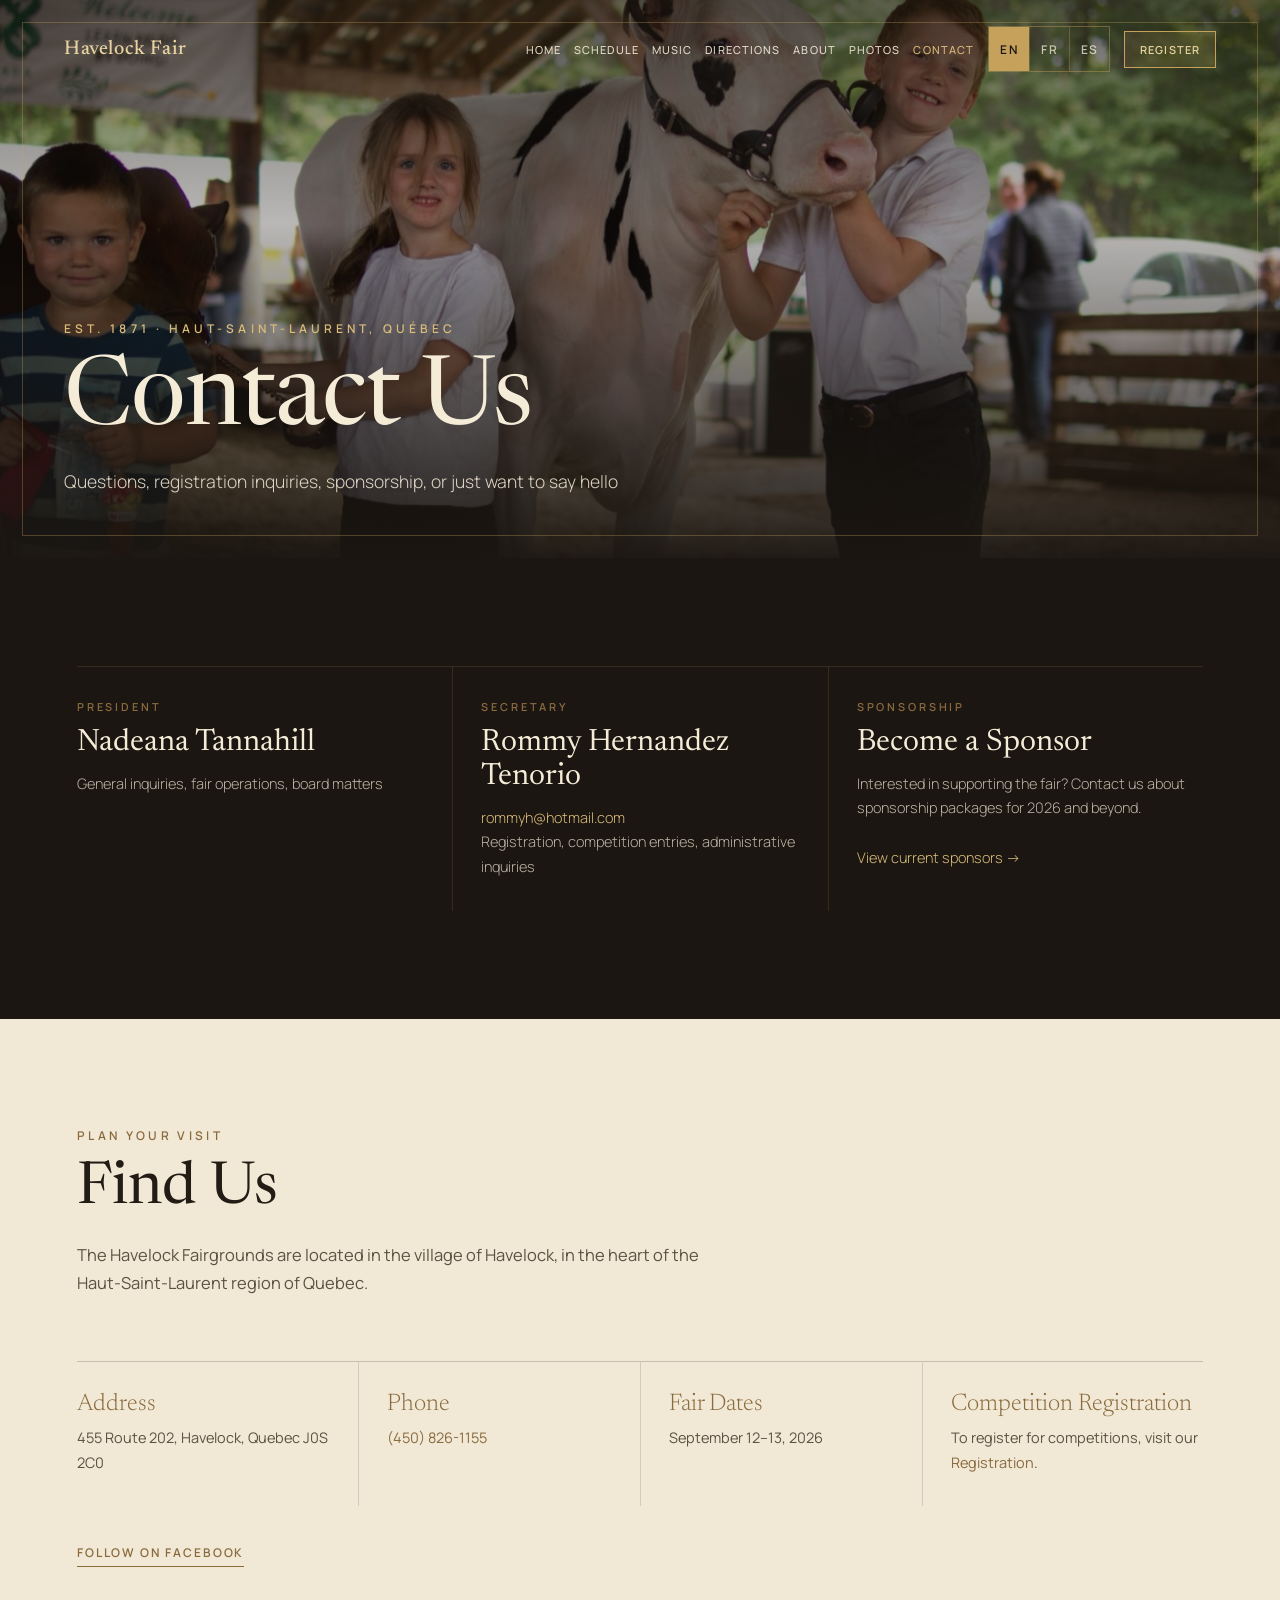
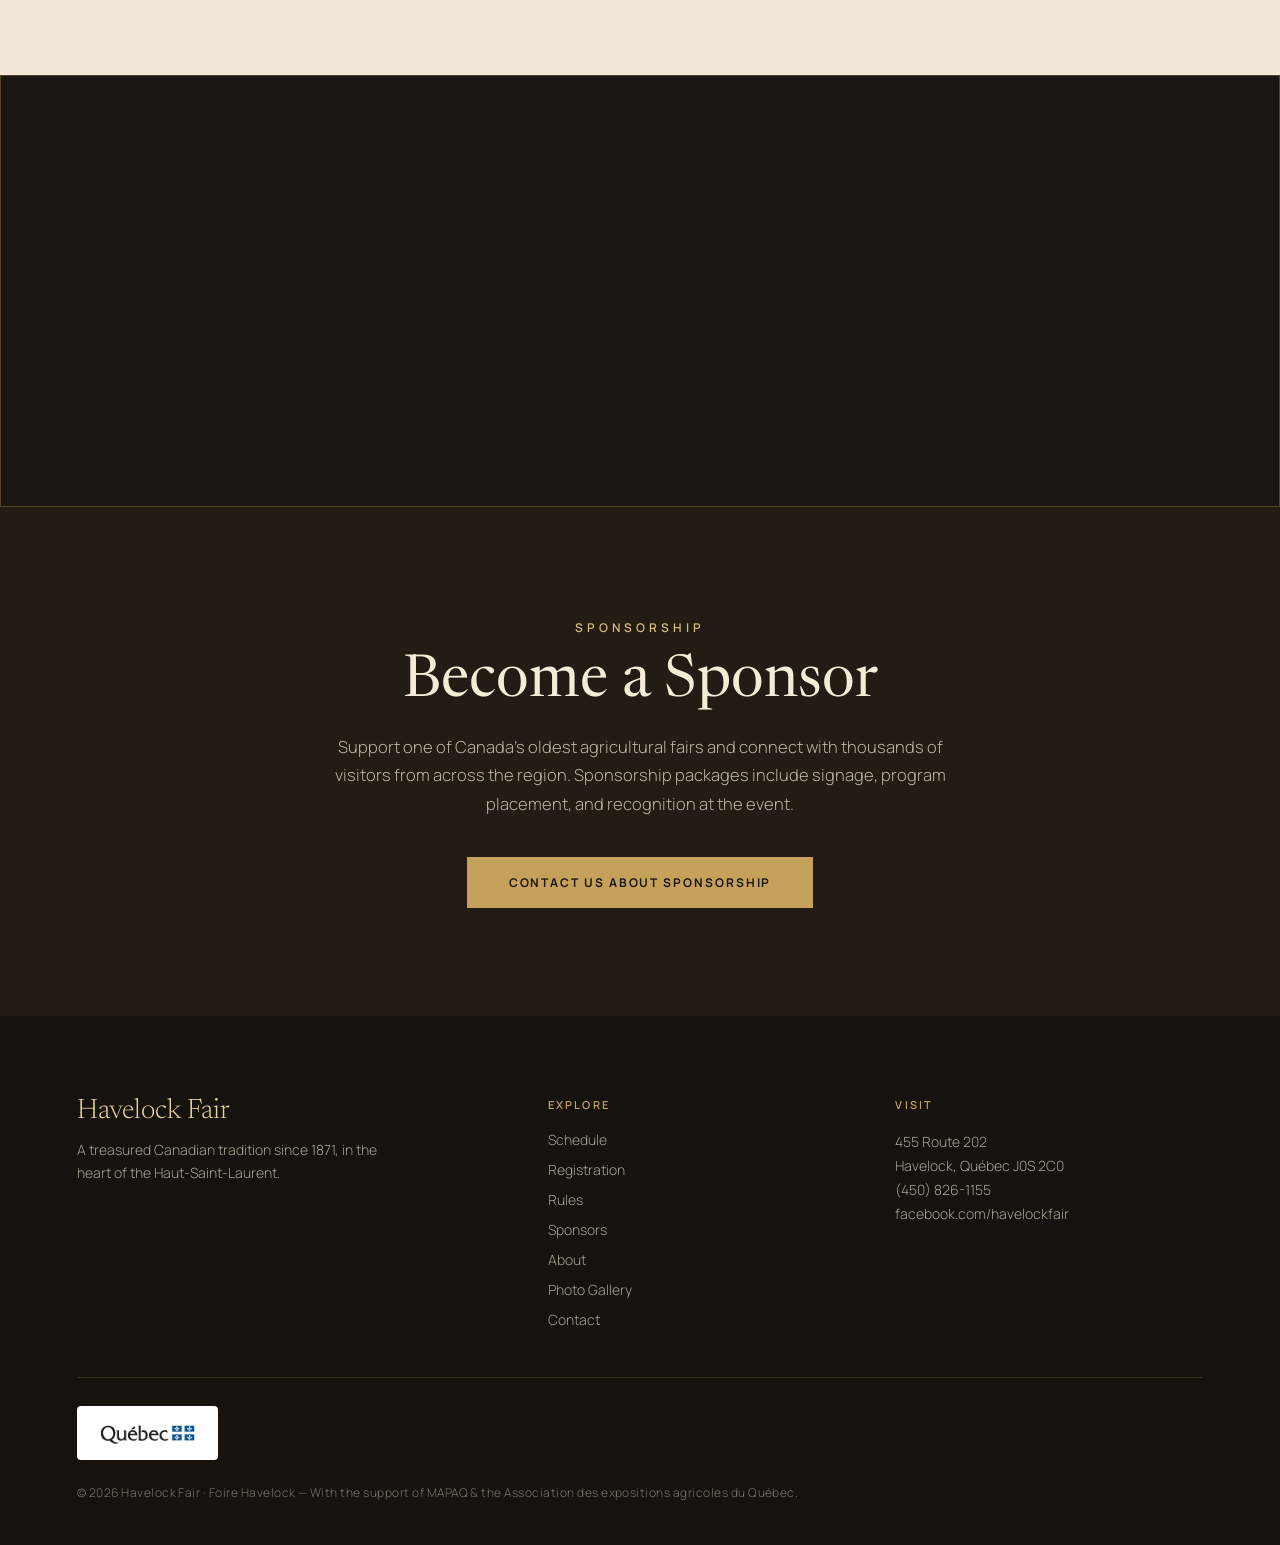
<file: pages/contact.html>
<!DOCTYPE html>
<html lang="en">
<head>
  <meta charset="UTF-8">
  <meta name="viewport" content="width=device-width, initial-scale=1.0">
  <title>Contact — Havelock Fair 2026 | Contact — Foire Havelock</title>
  <meta name="description" content="Contact the Havelock Fair. Reach our team for information about registration, sponsorship, vendors, or general inquiries.">
  <meta property="og:title" content="Contact — Havelock Fair 2026">
  <meta property="og:description" content="Get in touch with the Havelock Fair team.">
  <link rel="canonical" href="https://havelockfair.ca/pages/contact.html">
  <link rel="preconnect" href="https://fonts.googleapis.com">
  <link rel="preconnect" href="https://fonts.gstatic.com" crossorigin>
  <link href="https://fonts.googleapis.com/css2?family=Manrope:wght@300;400;500;600;700&family=Newsreader:ital,opsz,wght@0,6..72,300;0,6..72,400;0,6..72,500;0,6..72,600;1,6..72,300;1,6..72,400;1,6..72,500&family=Spectral:ital,wght@0,300;0,400;0,500;1,400&display=swap" rel="stylesheet">
  <link rel="stylesheet" href="../css/heritage.css">
  <link rel="stylesheet" href="../css/heritage-pages.css">
</head>
<body data-nav="contact">

  <!-- ========== PAGE HERO ========== -->
  <section class="hf-page-hero">
    <img src="../images/gallery/4h-holstein-trio.jpg" alt="Three young 4-H members showing a Holstein at the Havelock Fair">
    <div class="hf-page-hero-scrim"></div>
    <div class="hf-frame"></div>
    <div class="hf-page-hero-copy">
      <div class="hf-eyebrow hf-eyebrow--bright" data-i18n="hero_eyebrow">Est. 1871 &middot; Haut-Saint-Laurent, Qu&eacute;bec</div>
      <h1 class="hf-page-title" data-i18n="contact_page_title">Contact Us</h1>
      <p class="hf-page-lede" data-i18n="contact_page_subtitle">Questions, registration inquiries, sponsorship, or just want to say hello</p>
    </div>
  </section>

  <!-- ========== PEOPLE ========== -->
  <section class="hf-sec">
    <div class="hf-sec-inner">
      <div class="hf-people" data-reveal>
        <div class="hf-person">
          <div class="hf-person-role" data-i18n="board_president">President</div>
          <div class="hf-person-name">Nadeana Tannahill</div>
          <p data-i18n="contact_president_desc">General inquiries, fair operations, board matters</p>
        </div>
        <div class="hf-person">
          <div class="hf-person-role" data-i18n="board_secretary">Secretary</div>
          <div class="hf-person-name">Rommy Hernandez Tenorio</div>
          <p><a href="mailto:rommyh@hotmail.com">rommyh@hotmail.com</a><br><span data-i18n="contact_secretary_desc">Registration, competition entries, administrative inquiries</span></p>
        </div>
        <div class="hf-person">
          <div class="hf-person-role" data-i18n="contact_sponsor_label">Sponsorship</div>
          <div class="hf-person-name" data-i18n="contact_sponsor_name">Become a Sponsor</div>
          <p><span data-i18n="contact_sponsor_desc">Interested in supporting the fair? Contact us about sponsorship packages for 2026 and beyond.</span><br><br><a href="sponsors.html" data-i18n="contact_sponsor_link">View current sponsors &rarr;</a></p>
        </div>
      </div>
    </div>
  </section>

  <!-- ========== FIND US (ivory info table) ========== -->
  <section class="hf-sec hf-sec--ivory">
    <div class="hf-sec-inner">
      <div class="hf-sec-head" data-reveal>
        <span class="hf-eyebrow hf-eyebrow--bronze" data-i18n="visit_eyebrow">Plan Your Visit</span>
        <h2 class="hf-sec-h2" data-i18n="contact_info_title">Find Us</h2>
        <p class="hf-sec-lede" data-i18n="contact_info_desc">The Havelock Fairgrounds are located in the village of Havelock, in the heart of the Haut-Saint-Laurent region of Quebec.</p>
      </div>
      <div class="hf-cells" data-reveal>
        <div class="hf-cell">
          <div class="hf-cell-k" data-i18n="contact_address_label">Address</div>
          <p data-i18n="footer_address">455 Route 202, Havelock, Quebec J0S 2C0</p>
        </div>
        <div class="hf-cell">
          <div class="hf-cell-k" data-i18n="contact_phone_label">Phone</div>
          <p><a href="tel:+14508261155">(450) 826-1155</a></p>
        </div>
        <div class="hf-cell">
          <div class="hf-cell-k" data-i18n="contact_fairdate_label">Fair Dates</div>
          <p data-i18n="contact_fairdate_value">September 12&ndash;13, 2026</p>
        </div>
        <div class="hf-cell">
          <div class="hf-cell-k" data-i18n="contact_reg_label">Competition Registration</div>
          <p><span data-i18n="contact_reg_desc">To register for competitions, visit our </span><a href="registration.html" data-i18n="nav_registration">Registration</a>.</p>
        </div>
      </div>
      <div class="hf-cta-row" style="justify-content: flex-start;" data-reveal>
        <a href="https://www.facebook.com/havelockfair" target="_blank" rel="noopener" class="hf-link-line" data-i18n="video_fb_cta">Follow on Facebook</a>
      </div>
    </div>
  </section>

  <!-- ========== MAP ========== -->
  <div class="hf-map">
    <iframe
      src="https://www.openstreetmap.org/export/embed.html?bbox=-74.05,45.05,-73.93,45.14&amp;layer=mapnik&amp;marker=45.0967,-73.9897"
      allowfullscreen=""
      loading="lazy"
      referrerpolicy="no-referrer-when-downgrade"
      title="Havelock Fairgrounds Map"
    ></iframe>
  </div>

  <!-- ========== SPONSOR CTA ========== -->
  <section class="hf-sec hf-sec--charcoal hf-cta-sec">
    <div class="hf-sec-inner" data-reveal>
      <span class="hf-eyebrow hf-eyebrow--bright" data-i18n="contact_sponsor_label">Sponsorship</span>
      <h2 class="hf-sec-h2" style="margin-top: 16px;" data-i18n="sponsors_become_title">Become a Sponsor</h2>
      <p class="hf-sec-lede" data-i18n="sponsors_become_text">Support one of Canada's oldest agricultural fairs and connect with thousands of visitors from across the region. Sponsorship packages include signage, program placement, and recognition at the event.</p>
      <div class="hf-cta-row">
        <a href="mailto:rommyh@hotmail.com?subject=Sponsorship%20Inquiry%20—%20Havelock%20Fair%202026" class="hf-btn-gold" data-i18n="sponsors_become_btn">Contact Us About Sponsorship</a>
      </div>
    </div>
  </section>

  <!-- Scripts (order matters: chrome → i18n) -->
  <script src="../js/heritage-chrome.js"></script>
  <script src="../js/i18n.js"></script>
</body>
</html>
</file>
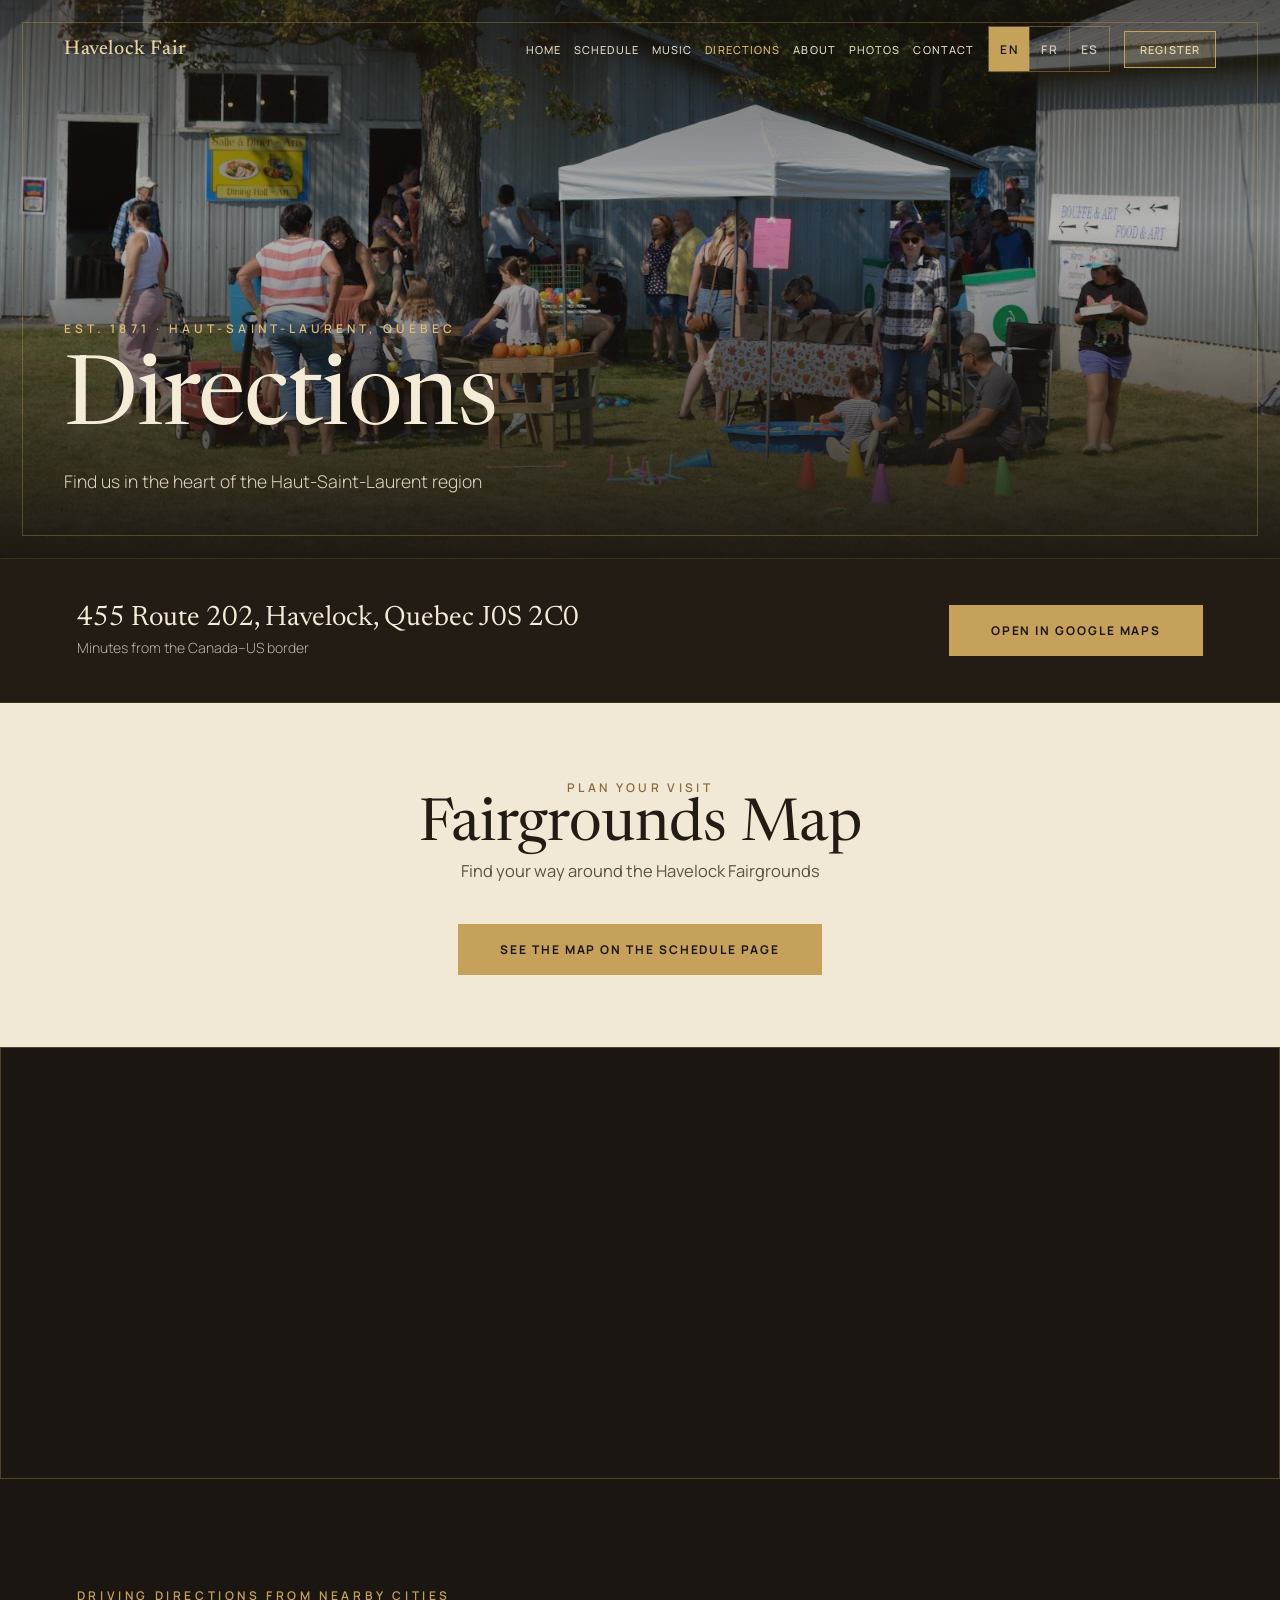
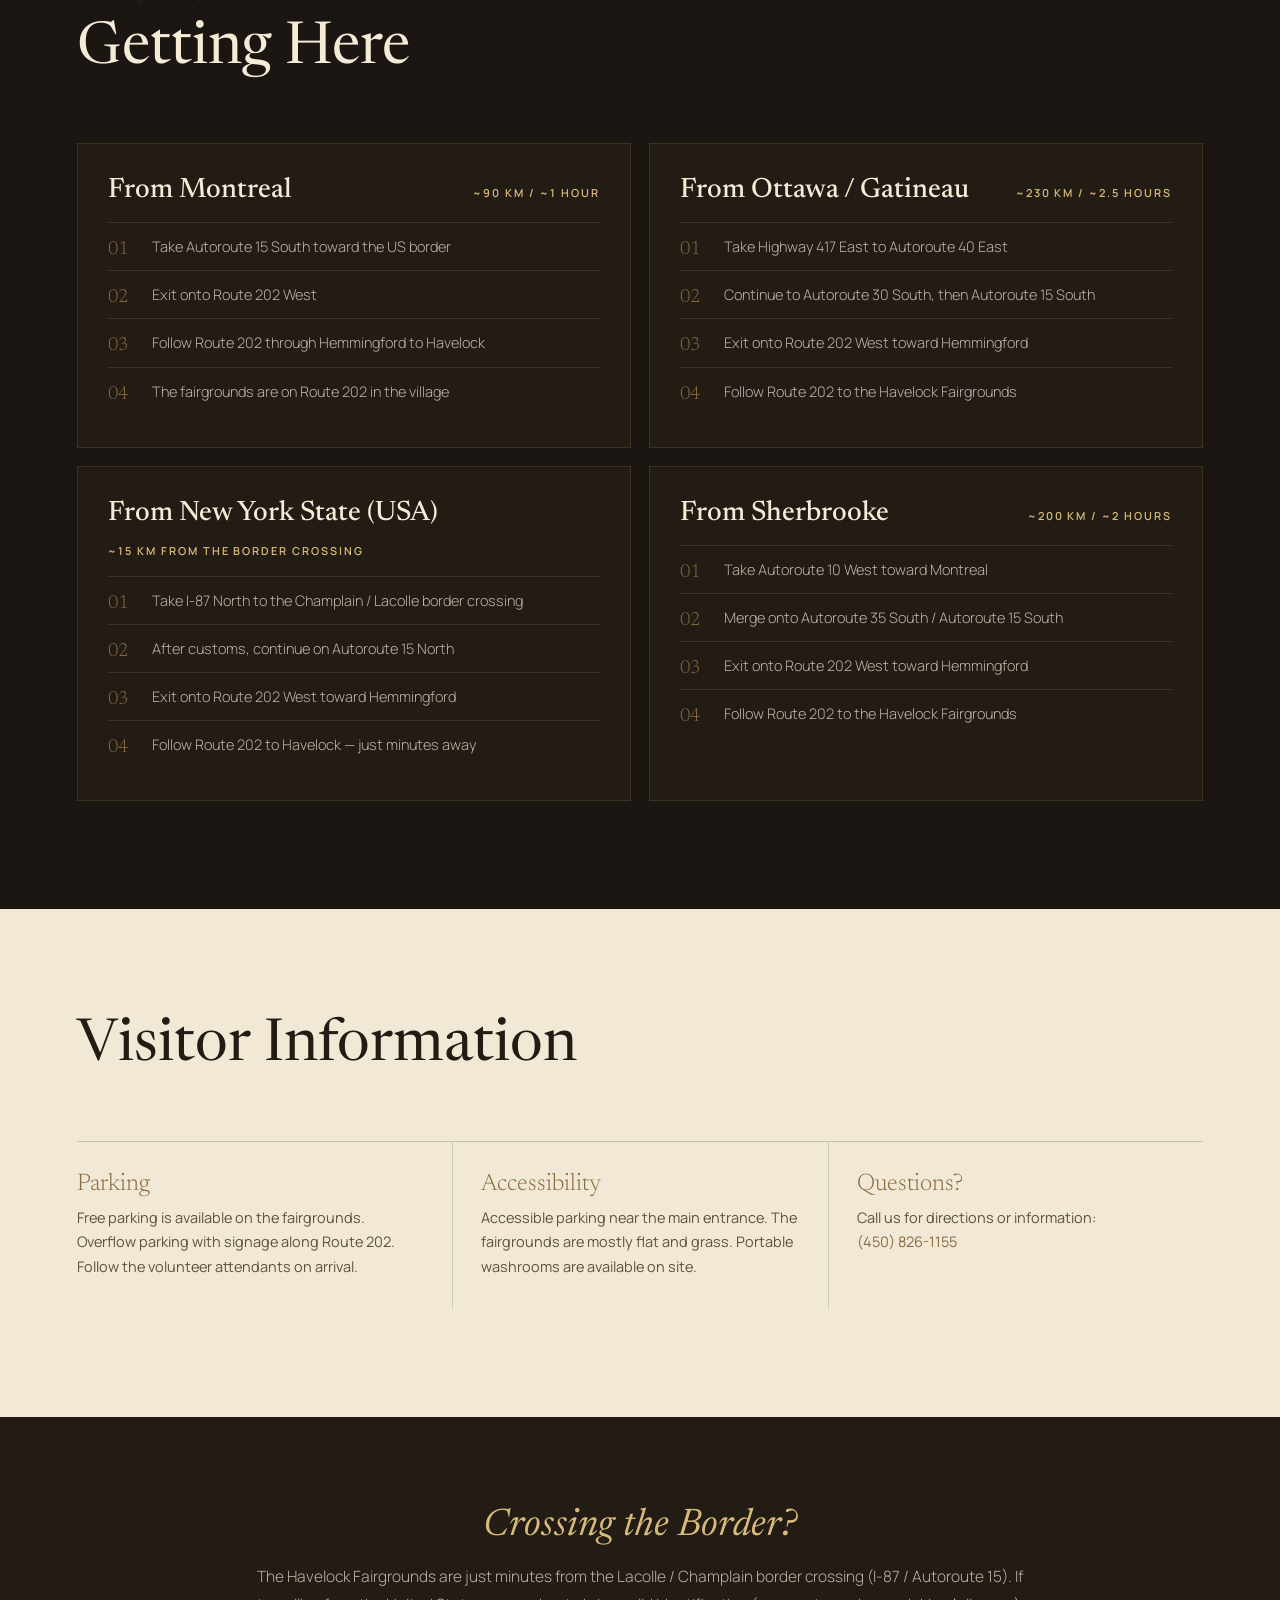
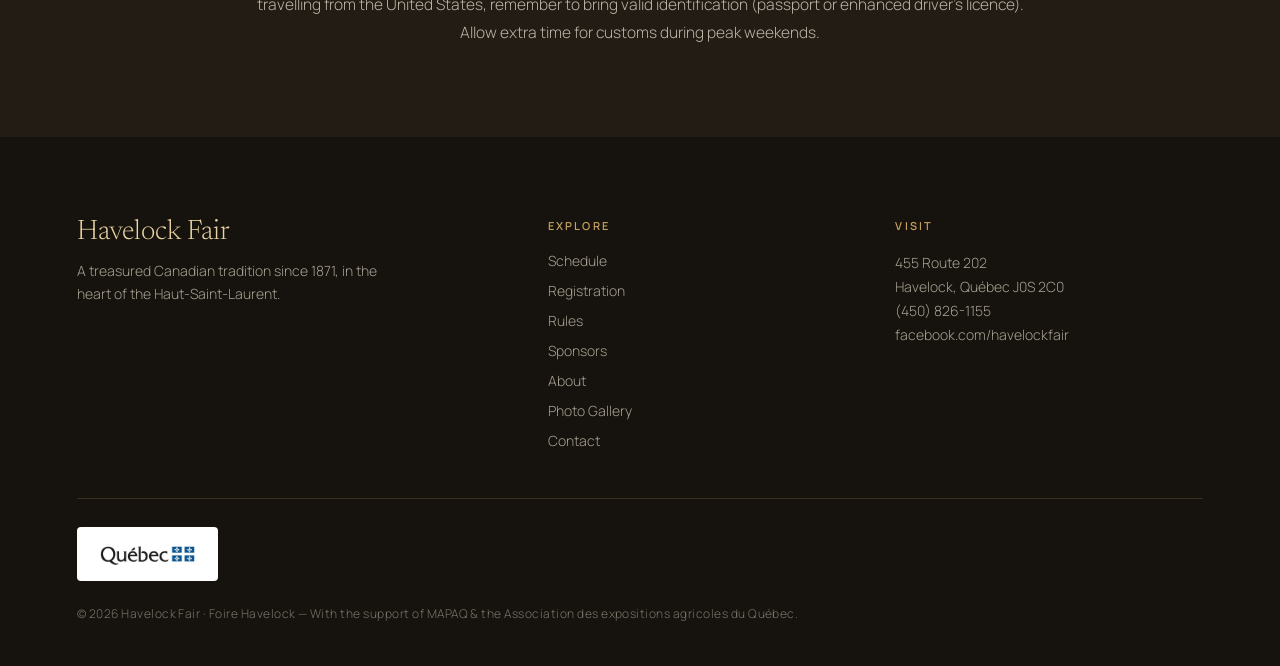
<file: pages/directions.html>
<!DOCTYPE html>
<html lang="en">
<head>
  <meta charset="UTF-8">
  <meta name="viewport" content="width=device-width, initial-scale=1.0">
  <title>Directions — Havelock Fair 2026 | Itinéraire</title>
  <meta name="description" content="Directions and map to the Havelock Fairgrounds at 455 Route 202, Havelock, Quebec. Driving directions from Montreal, Ottawa, and the US border.">
  <meta property="og:title" content="Directions — Havelock Fair 2026">
  <meta property="og:description" content="Find us at 455 Route 202, Havelock, Quebec — minutes from the Canada–US border.">
  <link rel="canonical" href="https://havelockfair.ca/pages/directions.html">
  <link rel="preconnect" href="https://fonts.googleapis.com">
  <link rel="preconnect" href="https://fonts.gstatic.com" crossorigin>
  <link href="https://fonts.googleapis.com/css2?family=Manrope:wght@300;400;500;600;700&family=Newsreader:ital,opsz,wght@0,6..72,300;0,6..72,400;0,6..72,500;0,6..72,600;1,6..72,300;1,6..72,400;1,6..72,500&family=Spectral:ital,wght@0,300;0,400;0,500;1,400&display=swap" rel="stylesheet">
  <link rel="stylesheet" href="../css/heritage.css">
  <link rel="stylesheet" href="../css/heritage-pages.css">
</head>
<body data-nav="directions">

  <!-- ========== PAGE HERO ========== -->
  <section class="hf-page-hero">
    <img src="../images/home/finale.jpg" alt="Families gathered on the Havelock fairgrounds">
    <div class="hf-page-hero-scrim"></div>
    <div class="hf-frame"></div>
    <div class="hf-page-hero-copy">
      <div class="hf-eyebrow hf-eyebrow--bright" data-i18n="hero_eyebrow">Est. 1871 &middot; Haut-Saint-Laurent, Qu&eacute;bec</div>
      <h1 class="hf-page-title" data-i18n="dir_title">Directions</h1>
      <p class="hf-page-lede" data-i18n="dir_subtitle">Find us in the heart of the Haut-Saint-Laurent region</p>
    </div>
  </section>

  <!-- ========== ADDRESS BAND ========== -->
  <div class="hf-band">
    <div class="hf-band-inner">
      <div>
        <div class="hf-band-title" data-i18n="dir_address">455 Route 202, Havelock, Quebec J0S 2C0</div>
        <p data-i18n="dir_border_minutes">Minutes from the Canada&ndash;US border</p>
      </div>
      <a href="https://www.google.com/maps/dir//455+Route+202,+Havelock,+QC+J0S+2C0" target="_blank" rel="noopener" class="hf-btn-gold" data-i18n="dir_open_maps">Open in Google Maps</a>
    </div>
  </div>

  <!-- ========== FAIRGROUNDS MAP → the schedule page ========== -->
  <!-- The interactive plan moved to pages/schedule.html#fairgrounds-map on
       2026-09-10, beside the timeline it feeds: a venue on an event row
       selects its pin, a pin lists what is on there that day. Old deep links
       (directions.html#loc-N) are forwarded by the script at the bottom. -->
  <section class="hf-sec hf-sec--ivory hf-sec--tight hf-cta-sec">
    <div class="hf-sec-inner" data-reveal>
      <span class="hf-eyebrow hf-eyebrow--bronze" data-i18n="visit_eyebrow">Plan Your Visit</span>
      <h2 class="hf-sec-h2" data-i18n="dir_grounds_title">Fairgrounds Map</h2>
      <p class="hf-sec-lede" style="margin: 0 auto;" data-i18n="dir_grounds_subtitle">Find your way around the Havelock Fairgrounds</p>
      <div class="hf-cta-row">
        <a href="schedule.html#fairgrounds-map" class="hf-btn-gold" data-i18n="dir_grounds_cta">See the map on the schedule page</a>
      </div>
    </div>
  </section>

  <!-- ========== LOCATION MAP ========== -->
  <div class="hf-map">
    <iframe
      src="https://www.openstreetmap.org/export/embed.html?bbox=-74.05,45.05,-73.93,45.14&amp;layer=mapnik&amp;marker=45.0967,-73.9897"
      allowfullscreen=""
      loading="lazy"
      title="Havelock Fairgrounds map location">
    </iframe>
  </div>

  <!-- ========== DRIVING DIRECTIONS ========== -->
  <section class="hf-sec">
    <div class="hf-sec-inner">
      <div class="hf-sec-head" data-reveal>
        <span class="hf-eyebrow" data-i18n="dir_driving_subtitle">Driving directions from nearby cities</span>
        <h2 class="hf-sec-h2" data-i18n="dir_driving_title">Getting Here</h2>
      </div>
      <div class="hf-routes" data-reveal>

        <div class="hf-route">
          <div class="hf-route-top">
            <h3 data-i18n="dir_from_montreal">From Montreal</h3>
            <span class="hf-route-dist" data-i18n="dir_montreal_dist">~90 km / ~1 hour</span>
          </div>
          <ol class="hf-route-steps">
            <li data-i18n="dir_mtl_step1">Take Autoroute 15 South toward the US border</li>
            <li data-i18n="dir_mtl_step2">Exit onto Route 202 West</li>
            <li data-i18n="dir_mtl_step3">Follow Route 202 through Hemmingford to Havelock</li>
            <li data-i18n="dir_mtl_step4">The fairgrounds are on Route 202 in the village</li>
          </ol>
        </div>

        <div class="hf-route">
          <div class="hf-route-top">
            <h3 data-i18n="dir_from_ottawa">From Ottawa / Gatineau</h3>
            <span class="hf-route-dist" data-i18n="dir_ottawa_dist">~230 km / ~2.5 hours</span>
          </div>
          <ol class="hf-route-steps">
            <li data-i18n="dir_ott_step1">Take Highway 417 East to Autoroute 40 East</li>
            <li data-i18n="dir_ott_step2">Continue to Autoroute 30 South, then Autoroute 15 South</li>
            <li data-i18n="dir_ott_step3">Exit onto Route 202 West toward Hemmingford</li>
            <li data-i18n="dir_ott_step4">Follow Route 202 to the Havelock Fairgrounds</li>
          </ol>
        </div>

        <div class="hf-route">
          <div class="hf-route-top">
            <h3 data-i18n="dir_from_us">From New York State (USA)</h3>
            <span class="hf-route-dist" data-i18n="dir_us_dist">~15 km from the border crossing</span>
          </div>
          <ol class="hf-route-steps">
            <li data-i18n="dir_us_step1">Take I-87 North to the Champlain / Lacolle border crossing</li>
            <li data-i18n="dir_us_step2">After customs, continue on Autoroute 15 North</li>
            <li data-i18n="dir_us_step3">Exit onto Route 202 West toward Hemmingford</li>
            <li data-i18n="dir_us_step4">Follow Route 202 to Havelock — just minutes away</li>
          </ol>
        </div>

        <div class="hf-route">
          <div class="hf-route-top">
            <h3 data-i18n="dir_from_sherbrooke">From Sherbrooke</h3>
            <span class="hf-route-dist" data-i18n="dir_sherbrooke_dist">~200 km / ~2 hours</span>
          </div>
          <ol class="hf-route-steps">
            <li data-i18n="dir_sher_step1">Take Autoroute 10 West toward Montreal</li>
            <li data-i18n="dir_sher_step2">Merge onto Autoroute 35 South / Autoroute 15 South</li>
            <li data-i18n="dir_sher_step3">Exit onto Route 202 West toward Hemmingford</li>
            <li data-i18n="dir_sher_step4">Follow Route 202 to the Havelock Fairgrounds</li>
          </ol>
        </div>

      </div>
    </div>
  </section>

  <!-- ========== VISITOR INFO (ivory) ========== -->
  <section class="hf-sec hf-sec--ivory">
    <div class="hf-sec-inner">
      <div class="hf-sec-head" data-reveal>
        <h2 class="hf-sec-h2" data-i18n="dir_info_title">Visitor Information</h2>
      </div>
      <div class="hf-cells hf-cells--3" data-reveal>
        <div class="hf-cell">
          <div class="hf-cell-k" data-i18n="dir_parking_title">Parking</div>
          <p data-i18n="dir_parking_text">Free parking is available on the fairgrounds. Overflow parking with signage along Route 202. Follow the volunteer attendants on arrival.</p>
        </div>
        <div class="hf-cell">
          <div class="hf-cell-k" data-i18n="dir_access_title">Accessibility</div>
          <p data-i18n="dir_access_text">Accessible parking near the main entrance. The fairgrounds are mostly flat and grass. Portable washrooms are available on site.</p>
        </div>
        <div class="hf-cell">
          <div class="hf-cell-k" data-i18n="dir_contact_title">Questions?</div>
          <p><span data-i18n="dir_contact_text">Call us for directions or information:</span><br><a href="tel:+14508261155">(450) 826-1155</a></p>
        </div>
      </div>
    </div>
  </section>

  <!-- ========== BORDER NOTE ========== -->
  <section class="hf-note">
    <div data-reveal>
      <h2 class="hf-note-title" data-i18n="dir_border_title">Crossing the Border?</h2>
      <p data-i18n="dir_border_text">The Havelock Fairgrounds are just minutes from the Lacolle / Champlain border crossing (I-87 / Autoroute 15). If travelling from the United States, remember to bring valid identification (passport or enhanced driver's licence). Allow extra time for customs during peak weekends.</p>
    </div>
  </section>

  <!-- Scripts (order matters: chrome → i18n) -->
  <script src="../js/heritage-chrome.js"></script>
  <script src="../js/i18n.js"></script>
  <script>
    /* the fairgrounds map lived here until 2026-09-10; a shared deep link
       such as directions.html#loc-10 still lands on its pin */
    if (/^#loc-\d+$/.test(location.hash)) location.replace('schedule.html' + location.hash);
  </script>
</body>
</html>
</file>
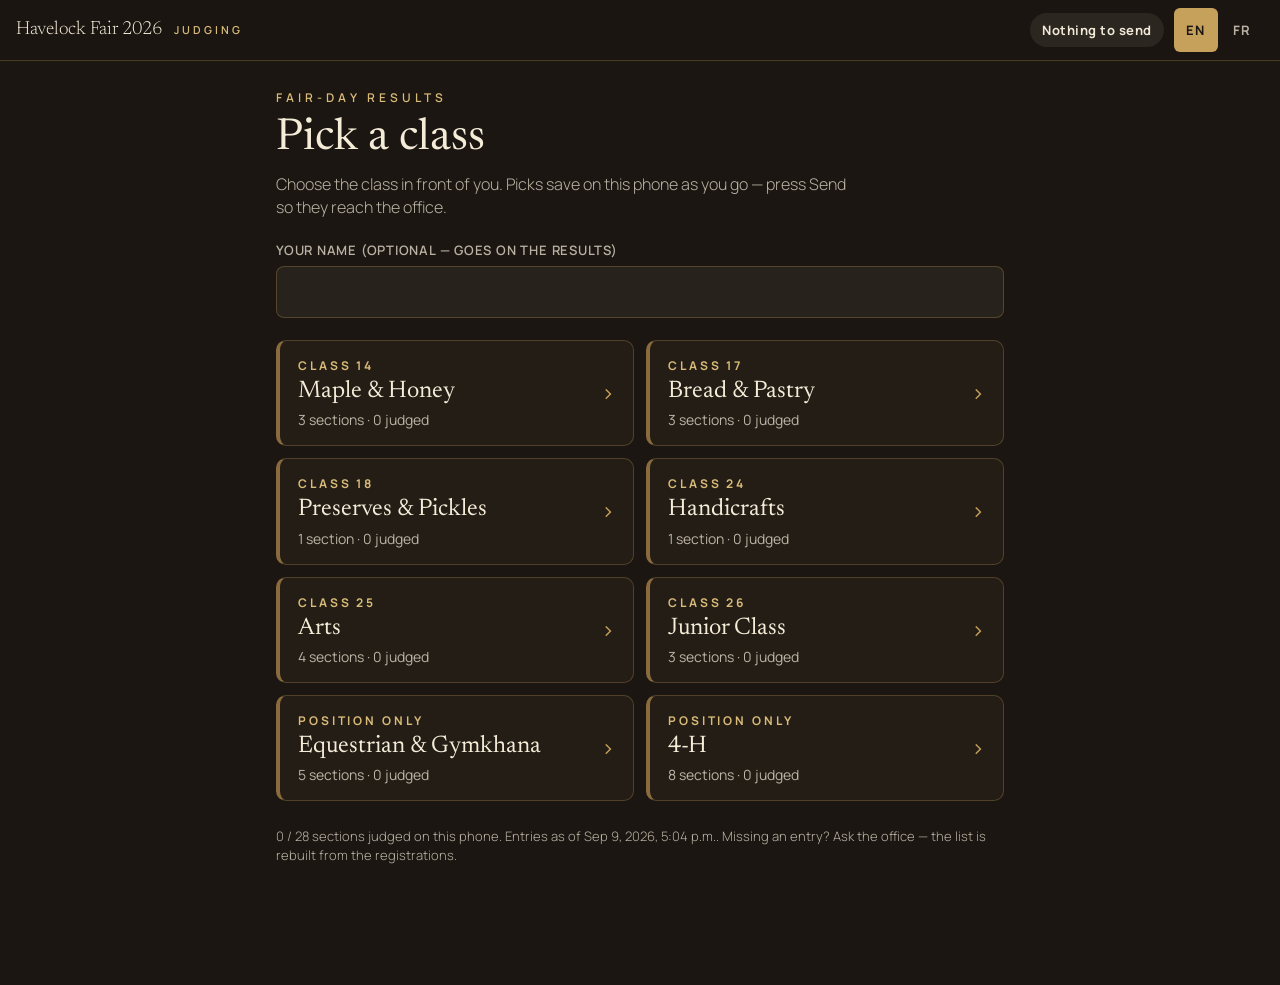
<file: pages/judging.html>
<!DOCTYPE html>
<html lang="en">
<head>
  <meta charset="UTF-8">
  <meta name="viewport" content="width=device-width, initial-scale=1.0">
  <meta name="robots" content="noindex, nofollow">
  <meta name="theme-color" content="#1B1611">
  <title>Judging — Havelock Fair 2026</title>
  <!--
    FAIR-DAY JUDGING — internal, unlisted, deliberately not in the site nav.

    One page. Pick a class, pick the winner of each prize from a dropdown
    that lists only that section's entries, press Send. Picks persist in
    localStorage on this device; Send POSTs them to HF_JudgingWeb.gs (its
    OWN Apps Script deployment — never the registration backend), which
    merges them into the workbook's RESULTS tab.

    The entries ship WITH the page (../js/judging-data.js) — no read
    endpoint, no CORS surface, works with no signal in a barn. Regenerate
    that file whenever ENTRIES is rebuilt: 🏆 Havelock Fair → 5. Export.

    ⚠ The POST is text/plain, never application/json — JSON triggers a CORS
      preflight that Apps Script answers 405. Same trap as registration.html.
    ⚠ Dropdown labels are ENTRY-NUMBER FIRST: one section holds two entries
      for the same exhibitor, and a name-only label is two identical options.
    ⚠ localStorage is a scratchpad, not a backup. Send is the backup.
  -->
  <link rel="preconnect" href="https://fonts.googleapis.com">
  <link rel="preconnect" href="https://fonts.gstatic.com" crossorigin>
  <link href="https://fonts.googleapis.com/css2?family=Manrope:wght@400;500;600;700&family=Newsreader:ital,opsz,wght@0,6..72,400;0,6..72,500;1,6..72,400&display=swap" rel="stylesheet">
  <link rel="stylesheet" href="../css/heritage.css">
  <link rel="stylesheet" href="../css/judging.css">
</head>
<body class="hf-judging">

  <header class="jd-top">
    <a class="jd-brand" href="../index.html" data-en="Havelock Fair 2026" data-fr="Foire Havelock 2026">Havelock Fair 2026</a>
    <span class="jd-brand-sub" data-en="Judging" data-fr="Jugement">Judging</span>
    <div class="jd-top-right">
      <span id="jd-status" class="jd-status" role="status" aria-live="polite"></span>
      <div class="jd-lang" role="group" aria-label="Language">
        <button type="button" data-lang="en" aria-pressed="true" lang="en">EN</button>
        <button type="button" data-lang="fr" aria-pressed="false" lang="fr">FR</button>
      </div>
    </div>
  </header>

  <main id="jd-main">

    <!-- VIEW 1 — the picker -->
    <section id="view-picker" class="jd-view">
      <div class="jd-head">
        <span class="hf-eyebrow hf-eyebrow--bright" data-en="Fair-day results" data-fr="Résultats du jour">Fair-day results</span>
        <h1 class="jd-h1" data-en="Pick a class" data-fr="Choisir une classe">Pick a class</h1>
        <p class="jd-lede" data-en="Choose the class in front of you. Picks save on this phone as you go — press Send so they reach the office."
           data-fr="Choisissez la classe devant vous. Les choix restent sur ce téléphone — appuyez sur Envoyer pour qu'ils parviennent au bureau.">Choose the class in front of you. Picks save on this phone as you go — press Send so they reach the office.</p>
      </div>
      <label class="jd-judge">
        <span data-en="Your name (optional — goes on the results)" data-fr="Votre nom (facultatif — inscrit sur les résultats)">Your name (optional — goes on the results)</span>
        <input id="jd-judge" type="text" autocomplete="name" maxlength="80">
      </label>
      <div id="jd-groups" class="jd-groups"></div>
      <p class="jd-foot" id="jd-foot"></p>
    </section>

    <!-- VIEW 2 — one class -->
    <section id="view-class" class="jd-view" hidden>
      <button type="button" class="jd-back" id="jd-back"><span aria-hidden="true">←</span> <span data-en="All classes" data-fr="Toutes les classes">All classes</span></button>
      <div class="jd-head">
        <span class="hf-eyebrow hf-eyebrow--bright" id="jd-class-eyebrow"></span>
        <h1 class="jd-h1" id="jd-class-title"></h1>
        <p class="jd-lede" id="jd-class-lede"></p>
      </div>
      <div id="jd-sections"></div>
    </section>

  </main>

  <div id="jd-bar" class="jd-bar" hidden>
    <span id="jd-bar-msg" class="jd-bar-msg"></span>
    <button type="button" id="jd-send" class="hf-btn-gold" data-en="Send now" data-fr="Envoyer">Send now</button>
  </div>

  <script src="../js/judging-data.js"></script>
  <script>
  (function () {
    'use strict';

    /* ---- the endpoint --------------------------------------------------
       The URL of the HF_JudgingWeb.gs deployment (Havelock Forms project →
       Deploy → Web app). NOT the registration endpoint. Until it is pasted
       in, the page still works as a local scratchpad and says so. */
    var ENDPOINT = window.HF_JUDGING_ENDPOINT_OVERRIDE || 'https://script.google.com/macros/s/AKfycbxzDl5BItys09XGvtgTOUhjOXyt3KTvR_0wgW5bc2n_FU3nA7oNi-6zYUyACA3R5wws/exec';
    var ENDPOINT_OK = /^https:\/\//.test(ENDPOINT);

    var KEY = 'hf-judging-2026';
    var PLACINGS = ['1st', '2nd', '3rd', '4th'];
    var PLACING_FR = { '1st': '1er', '2nd': '2e', '3rd': '3e', '4th': '4e' };
    var RETRY_MS = 45000;

    var DATA = window.HF_JUDGING || { groups: [], sections: [] };
    var SECTIONS = {}; DATA.sections.forEach(function (s) { SECTIONS[s.key] = s; });
    var $ = function (id) { return document.getElementById(id); };

    /* ---- language -----------------------------------------------------
       Same convention as registration.html: data-en/data-fr on static text,
       L() for runtime strings, 'hf-lang' in localStorage shared with the
       rest of the site. Class and section names are NEVER translated — they
       are verbatim from the prize book and must match the judging sheets. */
    var lang = (function () { try { var l = localStorage.getItem('hf-lang'); return l === 'fr' ? 'fr' : 'en'; } catch (e) { return 'en'; } })();
    function L(en, fr) { return lang === 'fr' ? fr : en; }
    function setLang(l) {
      lang = l === 'fr' ? 'fr' : 'en';
      try { localStorage.setItem('hf-lang', lang); } catch (e) {}
      document.documentElement.lang = lang;
      document.querySelectorAll('[data-en]').forEach(function (el) { el.textContent = el.dataset[lang] || el.dataset.en; });
      document.querySelectorAll('.jd-lang button').forEach(function (b) { b.setAttribute('aria-pressed', b.dataset.lang === lang ? 'true' : 'false'); });
      render();
    }
    document.querySelectorAll('.jd-lang button').forEach(function (b) { b.addEventListener('click', function () { setLang(b.dataset.lang); }); });

    /* ---- state --------------------------------------------------------
       picks[key][placing] = entry id.  sent[key] = {at, sig} — what the
       workbook last acknowledged for that section.  refused[key] = {sig, msg}.
       A section is PENDING when its current picks differ from what was
       last acknowledged — so a cleared pick (a retraction) is pending too. */
    var state = load();
    var sending = false, lastError = '', lastSentAt = '';
    var current = null;   // open group id, or null on the picker

    function load() {
      var s = null;
      try { s = JSON.parse(localStorage.getItem(KEY) || 'null'); } catch (e) {}
      s = s && typeof s === 'object' ? s : {};
      s.picks = s.picks || {}; s.sent = s.sent || {}; s.refused = s.refused || {};
      s.device = s.device || ('d' + Math.random().toString(36).slice(2, 8) + Date.now().toString(36).slice(-4));
      s.judge = s.judge || '';
      return s;
    }
    function save() {
      try { localStorage.setItem(KEY, JSON.stringify(state)); return true; }
      catch (e) { lastError = L('Could not save on this device — send now.', 'Impossible d’enregistrer sur cet appareil — envoyez maintenant.'); return false; }
    }

    function clean(p) { var o = {}; PLACINGS.forEach(function (pl) { if (p && p[pl]) o[pl] = p[pl]; }); return o; }
    function sig(p) { return PLACINGS.map(function (pl) { return (p && p[pl]) || ''; }).join('|'); }
    var EMPTY_SIG = sig({});
    function ackSig(key) { return state.sent[key] ? state.sent[key].sig : EMPTY_SIG; }
    function isPending(key) { return sig(state.picks[key]) !== ackSig(key); }
    function isRefused(key) { return !!(state.refused[key] && state.refused[key].sig === sig(state.picks[key])); }
    function isJudged(key) { return sig(state.picks[key]) !== EMPTY_SIG; }
    function dupes(key) {
      var seen = {}, out = [], p = state.picks[key] || {};
      PLACINGS.forEach(function (pl) { var id = p[pl]; if (!id) return; if (seen[id]) out.push(id); seen[id] = 1; });
      return out;
    }
    function pendingKeys() { return DATA.sections.map(function (s) { return s.key; }).filter(isPending); }
    function sendableKeys() { return pendingKeys().filter(function (k) { return !dupes(k).length && !isRefused(k); }); }

    /* ---- helpers ------------------------------------------------------ */
    function esc(s) { return String(s == null ? '' : s).replace(/[&<>"']/g, function (c) { return { '&': '&amp;', '<': '&lt;', '>': '&gt;', '"': '&quot;', "'": '&#39;' }[c]; }); }
    function money(n) { n = Number(n) || 0; return '$' + (n % 1 ? n.toFixed(2) : n); }
    function hhmm(iso) { var d = new Date(iso); if (isNaN(d)) return ''; return (d.getHours() < 10 ? '0' : '') + d.getHours() + ':' + (d.getMinutes() < 10 ? '0' : '') + d.getMinutes(); }
    function plural(n, en1, enN, fr1, frN) { return n + ' ' + (n === 1 ? L(en1, fr1) : L(enN, frN)); }
    function placingLabel(pl) { return lang === 'fr' ? PLACING_FR[pl] : pl; }
    function groupSections(gid) { return DATA.sections.filter(function (s) { return s.group === gid; }); }
    function groupOf(gid) { for (var i = 0; i < DATA.groups.length; i++) if (DATA.groups[i].id === gid) return DATA.groups[i]; return null; }

    /* ---- render ------------------------------------------------------- */
    function render() {
      renderStatus();
      if (current) renderClass(current); else renderPicker();
      renderBar();
    }

    function renderStatus() {
      var el = $('jd-status'), n = pendingKeys().length, cls = 'jd-status';
      var off = (navigator.onLine === false) ? L('Offline · ', 'Hors ligne · ') : '';
      var txt;
      if (!ENDPOINT_OK) { txt = L('Sending not set up', 'Envoi non configuré'); cls += ' jd-status--off'; }
      else if (sending)  { txt = L('Sending…', 'Envoi…'); cls += ' jd-status--sending'; }
      else if (n)        { txt = off + plural(n, 'not sent', 'not sent', 'non envoyé', 'non envoyés'); cls += ' jd-status--pending'; }
      else if (Object.keys(state.sent).length) { txt = off + L('All sent ✓', 'Tout envoyé ✓'); cls += ' jd-status--sent'; }
      else               { txt = off + L('Nothing to send', 'Rien à envoyer'); }
      el.textContent = txt; el.className = cls;
    }

    function renderPicker() {
      $('view-picker').hidden = false; $('view-class').hidden = true;
      var host = $('jd-groups'), html = '';
      DATA.groups.forEach(function (g) {
        var secs = groupSections(g.id);
        var judged = secs.filter(function (s) { return isJudged(s.key); }).length;
        var pend = secs.filter(function (s) { return isPending(s.key); }).length;
        var refused = secs.filter(function (s) { return isRefused(s.key); }).length;
        var cls = 'jd-group' + (pend ? ' jd-group--pending' : (judged === secs.length && secs.length ? ' jd-group--done' : ''));
        var chip = '';
        if (refused) chip = '<span class="jd-chip jd-chip--refused">' + esc(plural(refused, 'refused', 'refused', 'refusé', 'refusés')) + '</span>';
        else if (pend) chip = '<span class="jd-chip jd-chip--pending">' + esc(plural(pend, 'not sent', 'not sent', 'non envoyé', 'non envoyés')) + '</span>';
        else if (judged) chip = '<span class="jd-chip jd-chip--sent">' + esc(L('Sent ✓', 'Envoyé ✓')) + '</span>';
        html += '<button type="button" class="' + cls + '" data-group="' + esc(g.id) + '">' +
          '<span class="jd-group-cls">' + esc(g.cls ? L('Class ', 'Classe ') + g.cls : L('Position only', 'Position seulement')) + '</span>' +
          '<span class="jd-group-name">' + esc(g.name) + '</span>' +
          '<span class="jd-group-meta">' + esc(plural(secs.length, 'section', 'sections', 'section', 'sections') + ' · ' +
             judged + ' ' + L('judged', 'jugée' + (judged === 1 ? '' : 's'))) + '</span>' +
          chip + '<span class="jd-group-arrow" aria-hidden="true">›</span>' +
        '</button>';
      });
      host.innerHTML = html || '<p class="jd-lede">' + esc(L('No entries loaded. The office needs to export the judging data.', 'Aucune inscription chargée. Le bureau doit exporter les données de jugement.')) + '</p>';
      host.querySelectorAll('.jd-group').forEach(function (b) { b.addEventListener('click', function () { openGroup(b.dataset.group); }); });
      var total = DATA.sections.length, judgedAll = DATA.sections.filter(function (s) { return isJudged(s.key); }).length;
      $('jd-foot').innerHTML = esc(judgedAll + ' / ' + total + ' ' + L('sections judged on this phone.', 'sections jugées sur ce téléphone.')) +
        (DATA.generatedAt ? ' ' + esc(L('Entries as of', 'Inscriptions au') + ' ' + new Date(DATA.generatedAt).toLocaleString(lang === 'fr' ? 'fr-CA' : 'en-CA', { dateStyle: 'medium', timeStyle: 'short' }) + '.') : '') +
        ' ' + esc(L('Missing an entry? Ask the office — the list is rebuilt from the registrations.', 'Il manque une inscription? Demandez au bureau — la liste est reconstruite à partir des inscriptions.'));
    }

    function renderClass(gid) {
      var g = groupOf(gid); if (!g) { current = null; renderPicker(); return; }
      $('view-picker').hidden = true; $('view-class').hidden = false;
      $('jd-class-eyebrow').textContent = g.cls ? L('Class ', 'Classe ') + g.cls : L('Position only — no prize money', 'Position seulement — aucun prix en argent');
      $('jd-class-title').textContent = g.name;
      var secs = groupSections(gid);
      $('jd-class-lede').textContent = L('Pick the winner of each prize. Leave a prize blank if it is not awarded.', 'Choisissez le gagnant de chaque prix. Laissez vide si le prix n’est pas décerné.') +
        ' ' + plural(secs.length, 'section', 'sections', 'section', 'sections') + '.';

      var host = $('jd-sections'), html = '';
      secs.forEach(function (s) {
        var p = state.picks[s.key] || {};
        var pend = isPending(s.key), ref = isRefused(s.key), dup = dupes(s.key);
        var chip;
        if (ref) chip = '<span class="jd-chip jd-chip--refused">' + esc(L('Refused', 'Refusé')) + '</span>';
        else if (sending && pend && !dup.length) chip = '<span class="jd-chip jd-chip--sending">' + esc(L('Sending…', 'Envoi…')) + '</span>';
        else if (pend) chip = '<span class="jd-chip jd-chip--pending">' + esc(L('Not sent', 'Non envoyé')) + '</span>';
        else if (state.sent[s.key] && isJudged(s.key)) chip = '<span class="jd-chip jd-chip--sent">' + esc(L('Sent', 'Envoyé') + ' ' + hhmm(state.sent[s.key].at)) + '</span>';
        else chip = '<span class="jd-chip">' + esc(L('Not judged', 'Non jugée')) + '</span>';

        html += '<article class="jd-sec' + (ref ? ' jd-sec--refused' : (pend ? ' jd-sec--pending' : '')) + '" data-key="' + esc(s.key) + '">' +
          '<header class="jd-sec-head">' +
            '<div class="jd-sec-code">' + esc(L('Section', 'Section') + ' ' + s.code) + '</div>' +
            '<h2 class="jd-sec-title">' + esc(s.desc) + '</h2>' +
            '<div class="jd-sec-meta">' + esc((s.division ? s.division + ' · ' : '') + plural(s.entries.length, 'entry', 'entries', 'inscription', 'inscriptions')) + '</div>' +
            chip +
          '</header>';

        var options = '<option value="">' + esc(L('— not awarded —', '— non décerné —')) + '</option>' +
          s.entries.map(function (e) { return '<option value="' + esc(e.id) + '">' + esc(e.label || (e.id + ' — ' + e.name)) + '</option>'; }).join('');
        PLACINGS.forEach(function (pl, i) {
          var id = 'pick-' + s.key.replace(/[^a-z0-9]+/gi, '-') + '-' + pl;
          var chosen = p[pl] || '';
          html += '<div class="jd-row">' +
            '<label class="jd-row-label" for="' + id + '"><span class="jd-place">' + esc(placingLabel(pl)) + '</span>' +
              (s.positionOnly ? '<span class="jd-money jd-money--none">' + esc(L('position only', 'position seulement')) + '</span>'
               : !Number(s.prizes[i]) ? '<span class="jd-money jd-money--none">' + esc(L('no prize money', 'sans prix en argent')) + '</span>'
                              : '<span class="jd-money">' + esc(money(s.prizes[i])) + '</span>') + '</label>' +
            '<select class="jd-pick' + (chosen ? ' is-picked' : '') + '" id="' + id + '" data-key="' + esc(s.key) + '" data-placing="' + pl + '">' + options + '</select>' +
          '</div>';
        });

        if (dup.length) html += '<p class="jd-warn">⚠ ' + esc(dup.join(', ') + ' ' + L('is picked for two prizes in this section. Fix it before it can be sent.', 'est choisi pour deux prix dans cette section. Corrigez avant l’envoi.')) + '</p>';
        else if (ref) html += '<p class="jd-warn">⚠ ' + esc(L('The office’s script refused this section: ', 'Le script du bureau a refusé cette section : ') + state.refused[s.key].msg) + '</p>';
        else {
          for (var k = 1; k < PLACINGS.length; k++) {
            if (p[PLACINGS[k]] && !p[PLACINGS[k - 1]]) {
              html += '<p class="jd-note">' + esc(placingLabel(PLACINGS[k]) + ' ' + L('is awarded but', 'est décerné mais') + ' ' + placingLabel(PLACINGS[k - 1]) + ' ' + L('is blank — fine if that is intended.', 'est vide — correct si c’est voulu.')) + '</p>';
              break;
            }
          }
        }
        html += '</article>';
      });
      host.innerHTML = html;

      host.querySelectorAll('.jd-pick').forEach(function (sel) {
        var p = state.picks[sel.dataset.key] || {};
        sel.value = p[sel.dataset.placing] || '';
        sel.addEventListener('change', function () { pick(sel.dataset.key, sel.dataset.placing, sel.value); });
      });
    }

    function renderBar() {
      var bar = $('jd-bar'), msg = $('jd-bar-msg'), btn = $('jd-send');
      var pend = pendingKeys(), blocked = pend.filter(function (k) { return dupes(k).length; }).length;
      var refused = pend.filter(isRefused).length;
      var ok = sendableKeys().length;
      if (!pend.length && !lastError) { bar.hidden = true; return; }
      bar.hidden = false;
      msg.className = 'jd-bar-msg';
      if (!ENDPOINT_OK) {
        msg.innerHTML = '<b>' + esc(L('Sending is not set up on this page.', 'L’envoi n’est pas configuré sur cette page.')) + '</b> ' +
          esc(L('Your picks are saved here — give them to the office.', 'Vos choix sont enregistrés ici — remettez-les au bureau.'));
        btn.disabled = true; return;
      }
      if (sending) { msg.innerHTML = esc(L('Sending…', 'Envoi…')); btn.disabled = true; return; }
      var parts = [];
      if (pend.length) parts.push('<b>' + esc(plural(pend.length, 'section not sent yet', 'sections not sent yet', 'section non envoyée', 'sections non envoyées')) + '</b>');
      if (blocked) parts.push(esc(plural(blocked, 'needs a fix first', 'need a fix first', 'à corriger d’abord', 'à corriger d’abord')));
      if (refused) parts.push(esc(plural(refused, 'refused — change the picks or call the office', 'refused — change the picks or call the office', 'refusée — modifiez les choix ou appelez le bureau', 'refusées — modifiez les choix ou appelez le bureau')));
      if (lastError) { msg.classList.add('is-error'); parts.push('<b>' + esc(L('Last attempt failed: ', 'Dernier essai échoué : ') + lastError) + '</b> ' + esc(L('Kept on this phone; will retry.', 'Conservé sur ce téléphone; nouvel essai à venir.'))); }
      else if (lastSentAt && !pend.length) parts.push(esc(L('Sent', 'Envoyé') + ' ' + hhmm(lastSentAt) + ' ✓'));
      msg.innerHTML = parts.join(' · ');
      btn.disabled = !ok;
    }

    /* ---- actions ------------------------------------------------------ */
    function pick(key, placing, id) {
      if (!state.picks[key]) state.picks[key] = {};
      if (id) state.picks[key][placing] = id; else delete state.picks[key][placing];
      if (!Object.keys(state.picks[key]).length) delete state.picks[key];
      save();
      render();
    }

    function openGroup(gid) {
      if (!groupOf(gid)) return;
      current = gid;
      try { history.replaceState(null, '', location.pathname + '?class=' + encodeURIComponent(gid)); } catch (e) {}
      render();
      window.scrollTo(0, 0);
    }
    function closeGroup() {
      current = null;
      try { history.replaceState(null, '', location.pathname); } catch (e) {}
      render();
      window.scrollTo(0, 0);
      if (sendableKeys().length) send();   // leaving a class is a natural checkpoint
    }
    $('jd-back').addEventListener('click', closeGroup);
    $('jd-send').addEventListener('click', function () { send(); });
    $('jd-judge').value = state.judge;
    $('jd-judge').addEventListener('input', function () { state.judge = $('jd-judge').value.trim().slice(0, 80); save(); });

    /* ---- send --------------------------------------------------------- */
    function send() {
      if (sending || !ENDPOINT_OK) return Promise.resolve(false);
      var keys = sendableKeys();
      if (!keys.length) { render(); return Promise.resolve(false); }
      var sigs = {}; keys.forEach(function (k) { sigs[k] = sig(state.picks[k]); });   // what we are sending, even if edited mid-flight
      var payload = {
        kind: 'judging-results', version: 1, device: state.device, judge: state.judge,
        sentAt: new Date().toISOString(),
        sections: keys.map(function (k) { return { key: k, picks: clean(state.picks[k]) }; })
      };
      sending = true; lastError = ''; render();
      // text/plain on purpose — see the note at the top of the file.
      return fetch(ENDPOINT, { method: 'POST', headers: { 'Content-Type': 'text/plain;charset=utf-8' }, body: JSON.stringify(payload) })
        .then(function (res) { return res.json(); })
        .then(function (data) {
          if (!data || !data.ok) throw new Error((data && data.error) || L('Rejected', 'Rejeté'));
          var at = data.receivedAt || new Date().toISOString();
          (data.sections || []).forEach(function (s) {
            if (!s || !sigs.hasOwnProperty(s.key)) return;
            if (s.ok) { state.sent[s.key] = { at: at, sig: sigs[s.key] }; delete state.refused[s.key]; }
            else state.refused[s.key] = { sig: sigs[s.key], msg: (s.errors || []).join(' ') };
          });
          lastSentAt = at; save();
        })
        .catch(function (err) { lastError = String(err && err.message ? err.message : err); })
        .then(function () { sending = false; render(); return !lastError; });
    }

    // Retry on its own: when the signal comes back, when the tab is looked at
    // again, and on a slow heartbeat — a judge should never have to babysit a
    // failed send. Only sections that are still pending go out.
    window.addEventListener('online', function () { renderStatus(); send(); });
    window.addEventListener('offline', function () { renderStatus(); });
    document.addEventListener('visibilitychange', function () { if (document.visibilityState === 'visible') send(); });
    setInterval(function () { if (sendableKeys().length && navigator.onLine !== false) send(); }, RETRY_MS);
    window.addEventListener('beforeunload', function (ev) {
      if (pendingKeys().length && ENDPOINT_OK) { ev.preventDefault(); ev.returnValue = ''; }
    });

    /* ---- boot --------------------------------------------------------- */
    setLang(lang);   // renders too
    var want = null;
    try { want = new URLSearchParams(location.search).get('class'); } catch (e) {}
    if (want && groupOf(want)) openGroup(want);

    if ('serviceWorker' in navigator && /^https?:/.test(location.protocol)) {
      navigator.serviceWorker.register('judging-sw.js').catch(function () { /* still works online */ });
    }

    // exposed for the harness (tools/verify-judging.js)
    window.__hfJudging = { state: function () { return state; }, pending: pendingKeys, send: send, open: openGroup, close: closeGroup, endpointOk: ENDPOINT_OK };
  })();
  </script>
</body>
</html>
</file>
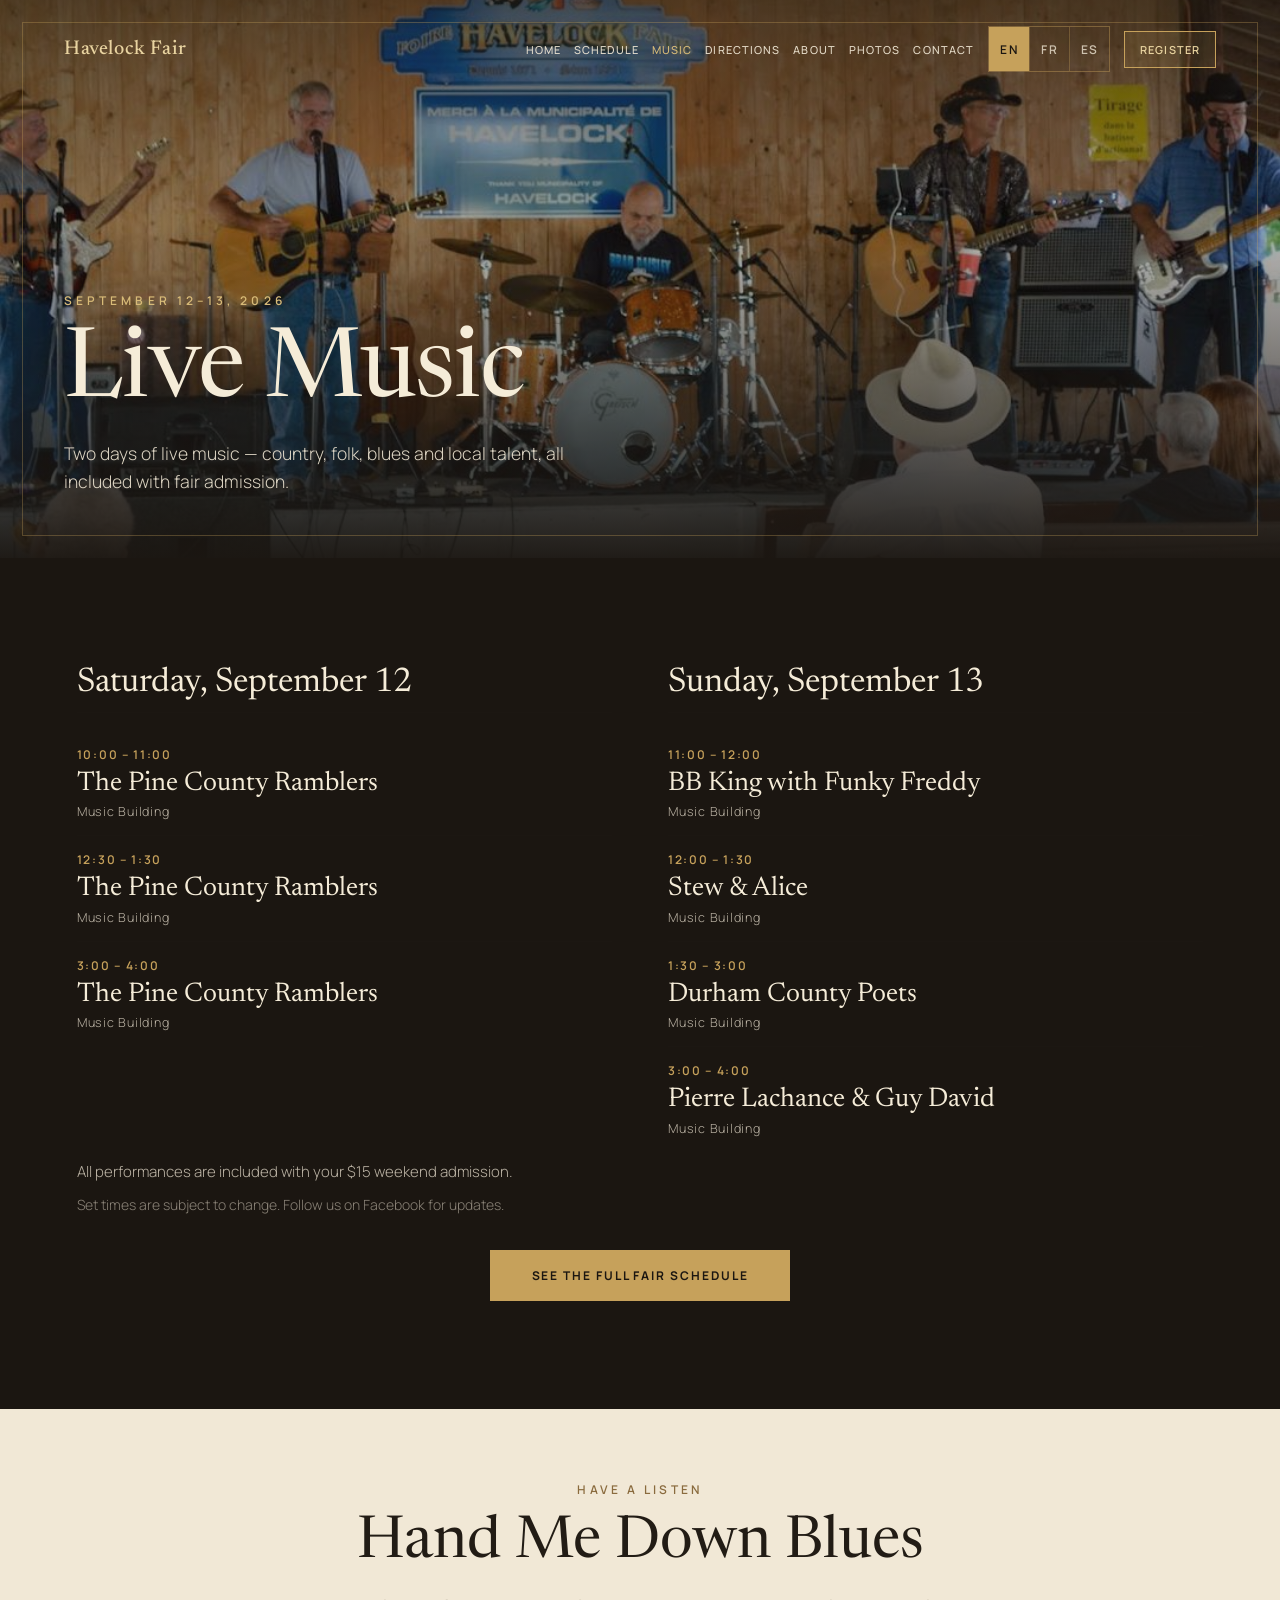
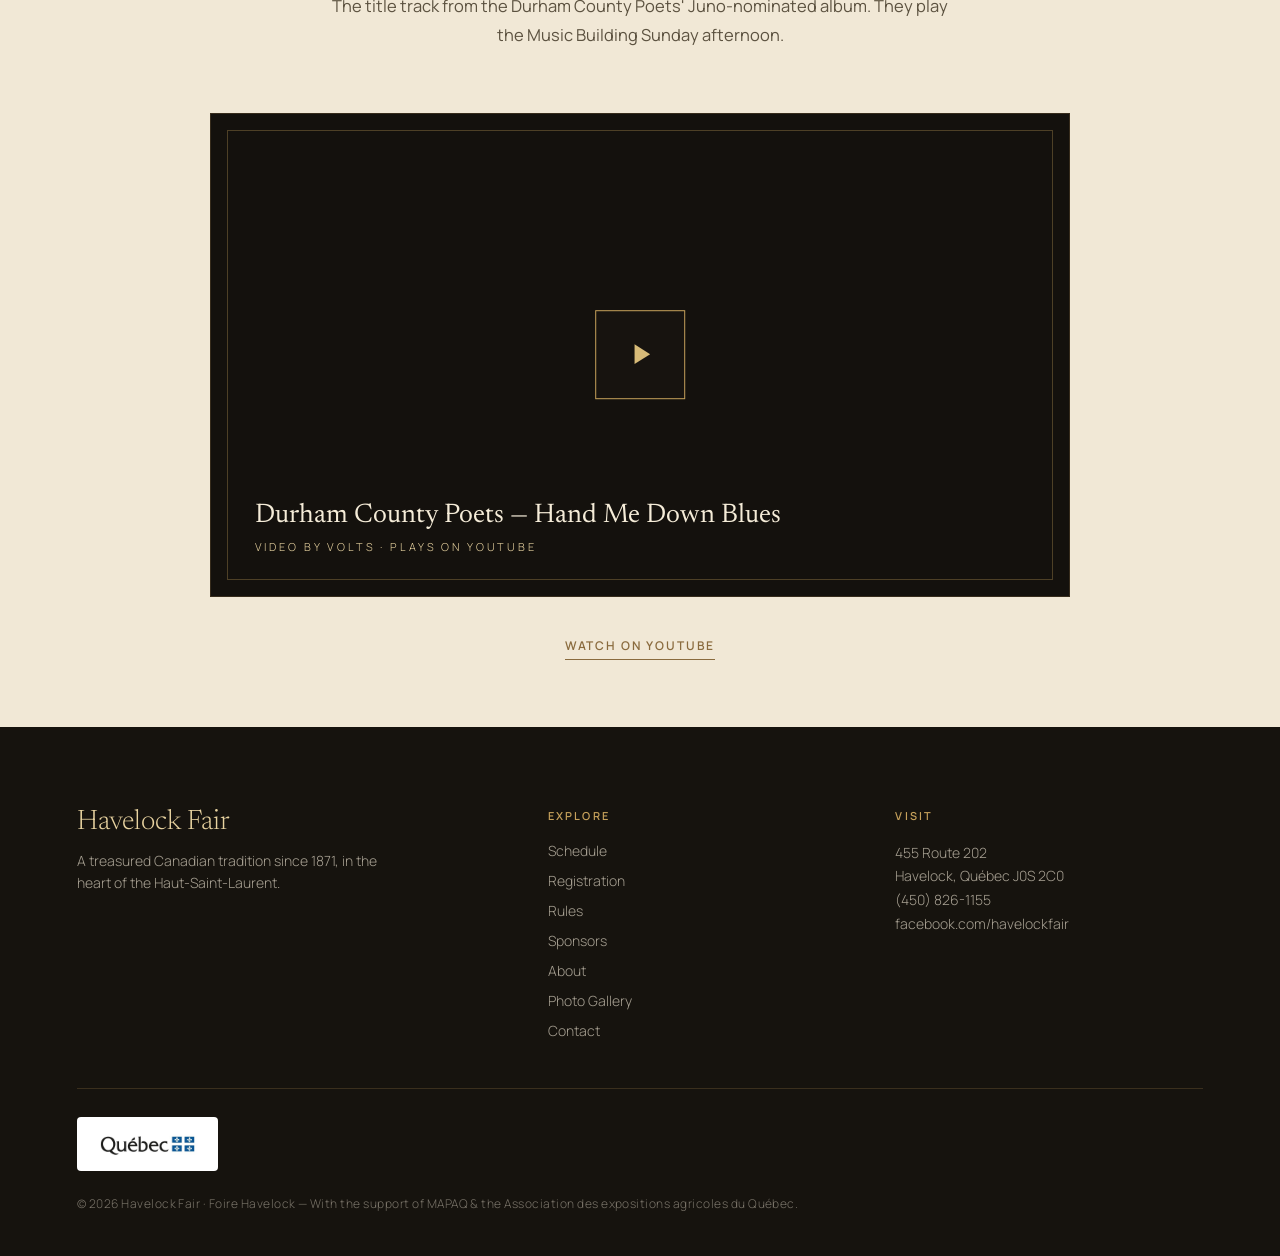
<file: pages/music.html>
<!DOCTYPE html>
<html lang="en">
<head>
  <meta charset="UTF-8">
  <meta name="viewport" content="width=device-width, initial-scale=1.0">
  <title>Live Music — Havelock Fair 2026 | Musique en direct — Foire Havelock</title>
  <meta name="description" content="The 2026 Havelock Fair live music lineup — two days of live music, September 12-13 in Havelock, Quebec. Country, folk and blues, included with fair admission.">
  <meta property="og:title" content="Live Music — Havelock Fair 2026">
  <meta property="og:description" content="Two days of live music — country, folk, blues and local talent, all included with fair admission.">
  <link rel="canonical" href="https://havelockfair.ca/pages/music.html">
  <link rel="preconnect" href="https://fonts.googleapis.com">
  <link rel="preconnect" href="https://fonts.gstatic.com" crossorigin>
  <link href="https://fonts.googleapis.com/css2?family=Manrope:wght@300;400;500;600;700&family=Newsreader:ital,opsz,wght@0,6..72,300;0,6..72,400;0,6..72,500;0,6..72,600;1,6..72,300;1,6..72,400;1,6..72,500&family=Spectral:ital,wght@0,300;0,400;0,500;1,400&display=swap" rel="stylesheet">
  <link rel="stylesheet" href="../css/heritage.css">
  <link rel="stylesheet" href="../css/heritage-pages.css">
  <style>
    /* The shared .hf-film-player derives its height from a poster <img>.
       This one has none by design, so give it an explicit aspect box. */
    .music-video-stage { max-width: 860px; margin: 0 auto; }
    .music-video-player { aspect-ratio: 16 / 9; width: 100%; background: #14110D; }
    @supports not (aspect-ratio: 16 / 9) { .music-video-player { min-height: 420px; } }
  </style>
</head>
<body data-nav="music">

  <!-- ========== PAGE HERO ========== -->
  <section class="hf-page-hero">
    <img src="../images/home/spotlight/mu-1.jpg" alt="A band performing at the Havelock Fair">
    <div class="hf-page-hero-scrim"></div>
    <div class="hf-frame"></div>
    <div class="hf-page-hero-copy">
      <div class="hf-eyebrow hf-eyebrow--bright" data-i18n="hero_date">September 12&ndash;13, 2026</div>
      <h1 class="hf-page-title" data-i18n="music_title">Live Music</h1>
      <p class="hf-page-lede" data-i18n="music_subtitle">Two days of live music &mdash; country, folk, blues and local talent, all included with fair admission.</p>
    </div>
  </section>

  <!-- ========== LINEUP ========== -->
  <section class="hf-sec">
    <div class="hf-sec-inner">

      <!-- Two day columns, as on the printed lineup poster. Each .day is one
           column; they stack on a phone. -->
      <div class="lineup">

      <!-- SATURDAY -->
      <div class="day">
      <h2 class="day-heading" data-i18n="music_saturday">Saturday, September 12</h2>
      <ul class="set-list">

        <li class="set">
          <span class="set-time">10:00 &ndash; 11:00</span>
          <div class="set-info">
            <h3 class="set-act" data-i18n="music_act_ramblers">The Pine County Ramblers</h3>
            <span class="set-stage" data-i18n="music_stage">Music Building</span>
          </div>
          <!-- <img class="set-photo" src="../images/music/havelock-fair-2026-pine-county-ramblers.jpg" alt="The Pine County Ramblers"> -->
        </li>

        <li class="set">
          <span class="set-time">12:30 &ndash; 1:30</span>
          <div class="set-info">
            <h3 class="set-act" data-i18n="music_act_ramblers">The Pine County Ramblers</h3>
            <span class="set-stage" data-i18n="music_stage">Music Building</span>
          </div>
        </li>

        <li class="set">
          <span class="set-time">3:00 &ndash; 4:00</span>
          <div class="set-info">
            <h3 class="set-act" data-i18n="music_act_ramblers">The Pine County Ramblers</h3>
            <span class="set-stage" data-i18n="music_stage">Music Building</span>
          </div>
        </li>

      </ul>

      </div><!-- /day -->

      <!-- SUNDAY -->
      <div class="day">
      <h2 class="day-heading" data-i18n="music_sunday">Sunday, September 13</h2>
      <ul class="set-list">

        <li class="set">
          <span class="set-time">11:00 &ndash; 12:00</span>
          <div class="set-info">
            <h3 class="set-act" data-i18n="music_act_bbking">BB King with Funky Freddy</h3>
            <span class="set-stage" data-i18n="music_stage">Music Building</span>
          </div>
          <!-- <img class="set-photo" src="../images/music/havelock-fair-2026-bb-king-funky-freddy.jpg" alt="BB King with Funky Freddy"> -->
        </li>

        <li class="set">
          <span class="set-time">12:00 &ndash; 1:30</span>
          <div class="set-info">
            <h3 class="set-act" data-i18n="music_act_stewalice">Stew &amp; Alice</h3>
            <span class="set-stage" data-i18n="music_stage">Music Building</span>
          </div>
          <!-- <img class="set-photo" src="../images/music/havelock-fair-2026-stew-and-alice.jpg" alt="Stew and Alice"> -->
        </li>

        <li class="set">
          <span class="set-time">1:30 &ndash; 3:00</span>
          <div class="set-info">
            <h3 class="set-act" data-i18n="music_act_durham">Durham County Poets</h3>
            <span class="set-stage" data-i18n="music_stage">Music Building</span>
          </div>
          <!-- <img class="set-photo" src="../images/music/havelock-fair-2026-durham-county-poets.jpg" alt="Durham County Poets"> -->
        </li>

        <li class="set">
          <span class="set-time">3:00 &ndash; 4:00</span>
          <div class="set-info">
            <h3 class="set-act" data-i18n="music_act_lachance">Pierre Lachance &amp; Guy David</h3>
            <span class="set-stage" data-i18n="music_stage">Music Building</span>
          </div>
          <!-- <img class="set-photo" src="../images/music/havelock-fair-2026-pierre-lachance-guy-david.jpg" alt="Pierre Lachance et Guy David"> -->
        </li>

      </ul>
      </div><!-- /day -->

      </div><!-- /lineup -->

      <p class="note" data-i18n="music_free_note">All performances are included with your $15 weekend admission.</p>
      <p class="note note-muted" data-i18n="music_lineup_note">Set times are subject to change. Follow us on Facebook for updates.</p>

      <div class="hf-cta-row" style="margin-top:34px;">
        <a class="hf-btn-gold" href="schedule.html" data-i18n="music_cta">See the Full Fair Schedule</a>
      </div>

    </div>
  </section>


  <!-- ========== LISTEN (click-to-load embed) ==========
       Deliberately an EMBED, not a re-hosted file. The video is the band's
       recording, uploaded by Volts (@voltsstudios552) — neither SDM's nor the
       fair's to redistribute. Nothing loads from Google until a visitor
       presses play, and there is no poster image because hotlinking YouTube's
       thumbnail would fire the very request this facade exists to avoid. -->
  <section class="hf-sec hf-sec--ivory hf-sec--tight">
    <div class="hf-sec-inner">
      <div class="hf-sec-head hf-sec-head--center" data-reveal>
        <span class="hf-eyebrow hf-eyebrow--bronze" data-i18n="music_video_eyebrow">Have a listen</span>
        <h2 class="hf-sec-h2" data-i18n="music_video_title">Hand Me Down Blues</h2>
        <p class="hf-sec-lede" style="margin:18px auto 0;" data-i18n="music_video_lede">The title track from the Durham County Poets&rsquo; Juno-nominated album. They play the Music Building Sunday afternoon.</p>
      </div>

      <div class="hf-film-stage music-video-stage" id="hf-film-stage" data-reveal>
        <button type="button" class="hf-film-player music-video-player" id="hf-film-player"
                data-video="ivvA1uyZ1GI"
                data-i18n-label="music_video_play_label"
                aria-label="Play: Hand Me Down Blues by the Durham County Poets">
          <span class="hf-film-inset" aria-hidden="true"></span>
          <span class="hf-film-play" aria-hidden="true">
            <svg viewBox="0 0 24 24" width="34" height="34" focusable="false"><path d="M8 5v14l11-7z" fill="currentColor"/></svg>
          </span>
          <span class="hf-film-cap">
            <span class="hf-film-cap-title" data-i18n="music_video_card_title">Durham County Poets &mdash; Hand Me Down Blues</span>
            <span class="hf-film-cap-meta" data-i18n="music_video_card_meta">Video by Volts &middot; Plays on YouTube</span>
          </span>
        </button>
      </div>

      <div class="hf-film-foot" data-reveal>
        <a class="hf-link-line" href="https://www.youtube.com/watch?v=ivvA1uyZ1GI"
           target="_blank" rel="noopener" data-i18n="music_video_youtube">Watch on YouTube</a>
      </div>
    </div>
  </section>

  <!-- Scripts (order matters: chrome → i18n) -->
  <script src="../js/heritage-chrome.js"></script>
  <script src="../js/i18n.js"></script>
  <script>
    // Same contract as the homepage film: build the youtube-nocookie iframe
    // only on click, then swap it in place of the button.
    (function () {
      var btn = document.getElementById('hf-film-player');
      var stage = document.getElementById('hf-film-stage');
      if (!btn || !stage) return;
      btn.addEventListener('click', function () {
        var id = btn.getAttribute('data-video');
        if (!id) return;
        var lang = (typeof currentLang !== 'undefined' && currentLang) || 'en';
        var frame = document.createElement('iframe');
        frame.className = 'hf-film-embed';
        frame.src = 'https://www.youtube-nocookie.com/embed/' + id +
                    '?autoplay=1&rel=0&modestbranding=1&playsinline=1&hl=' + lang;
        frame.title = 'Durham County Poets — Hand Me Down Blues';
        frame.allow = 'accelerometer; autoplay; clipboard-write; encrypted-media; gyroscope; picture-in-picture; web-share';
        frame.setAttribute('allowfullscreen', '');
        frame.setAttribute('loading', 'lazy');
        stage.replaceChild(frame, btn);
        frame.focus();
      });
    })();
  </script>
</body>
</html>
</file>
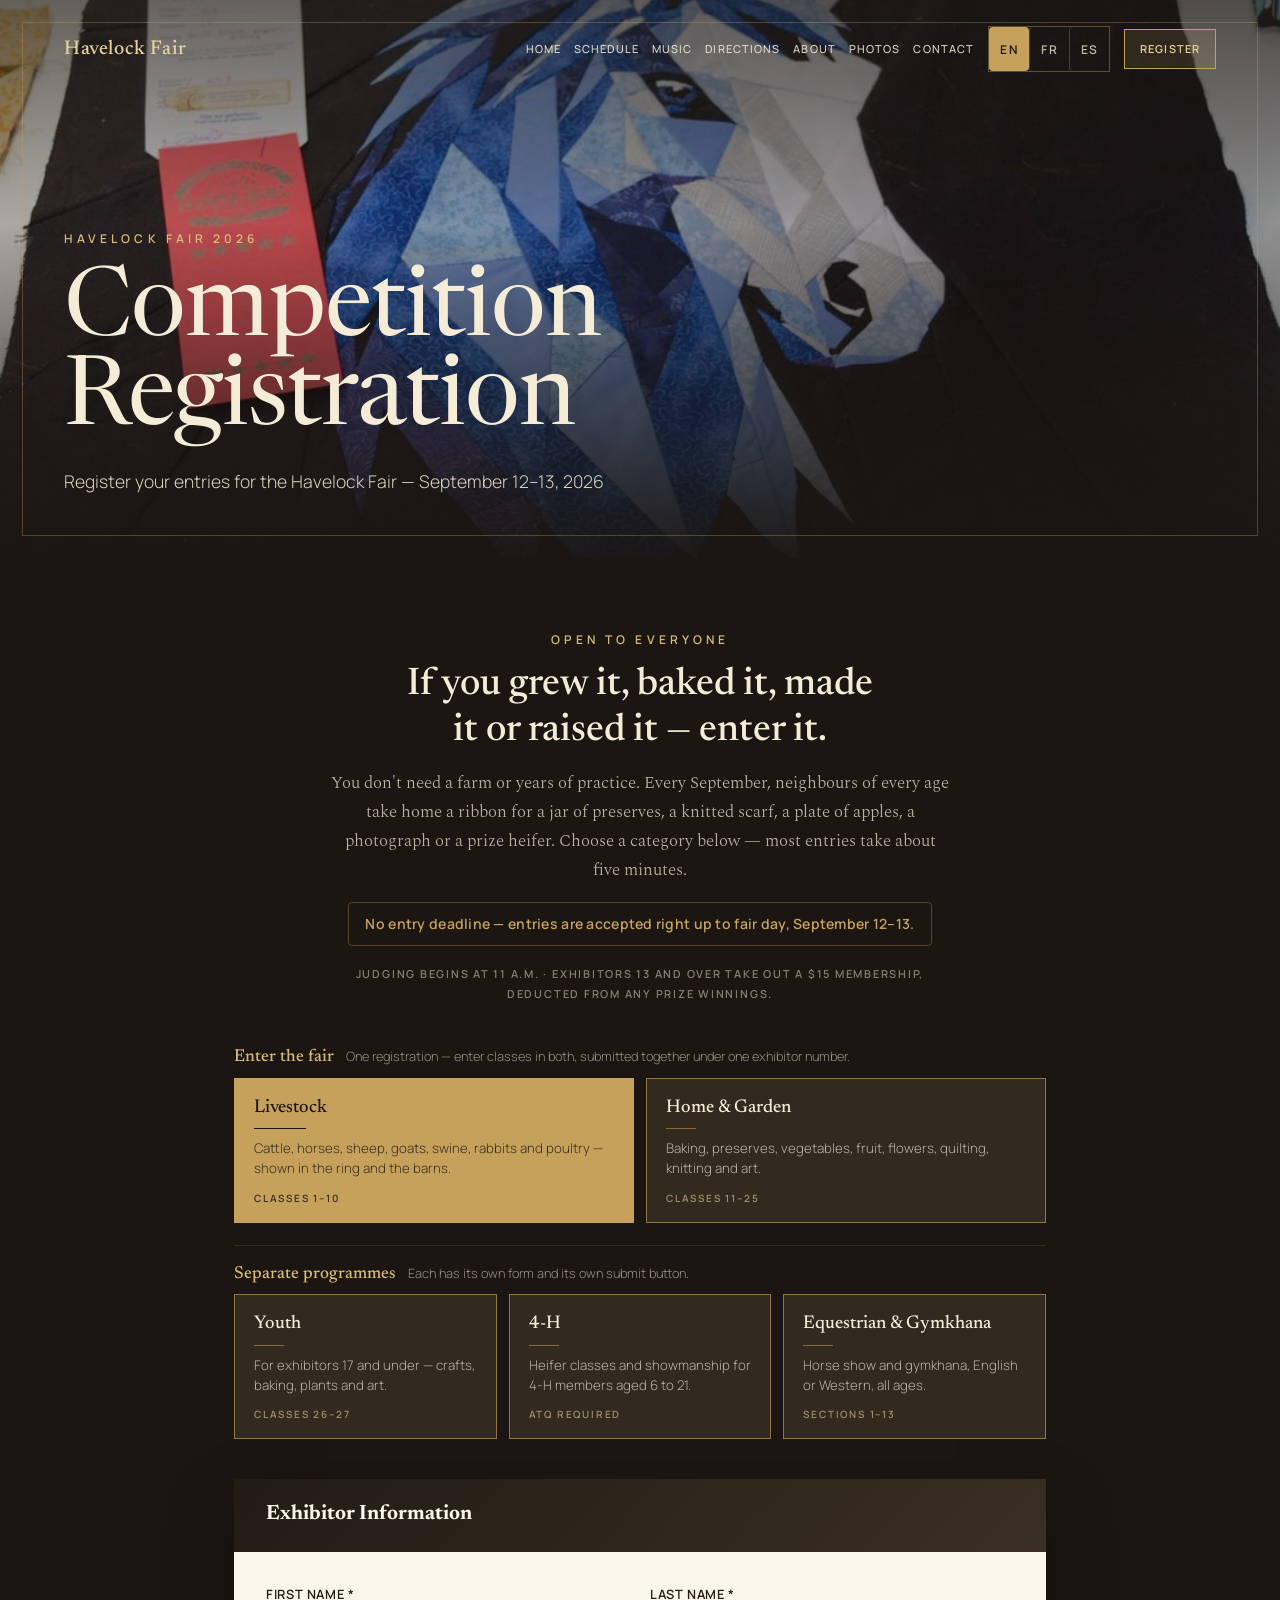
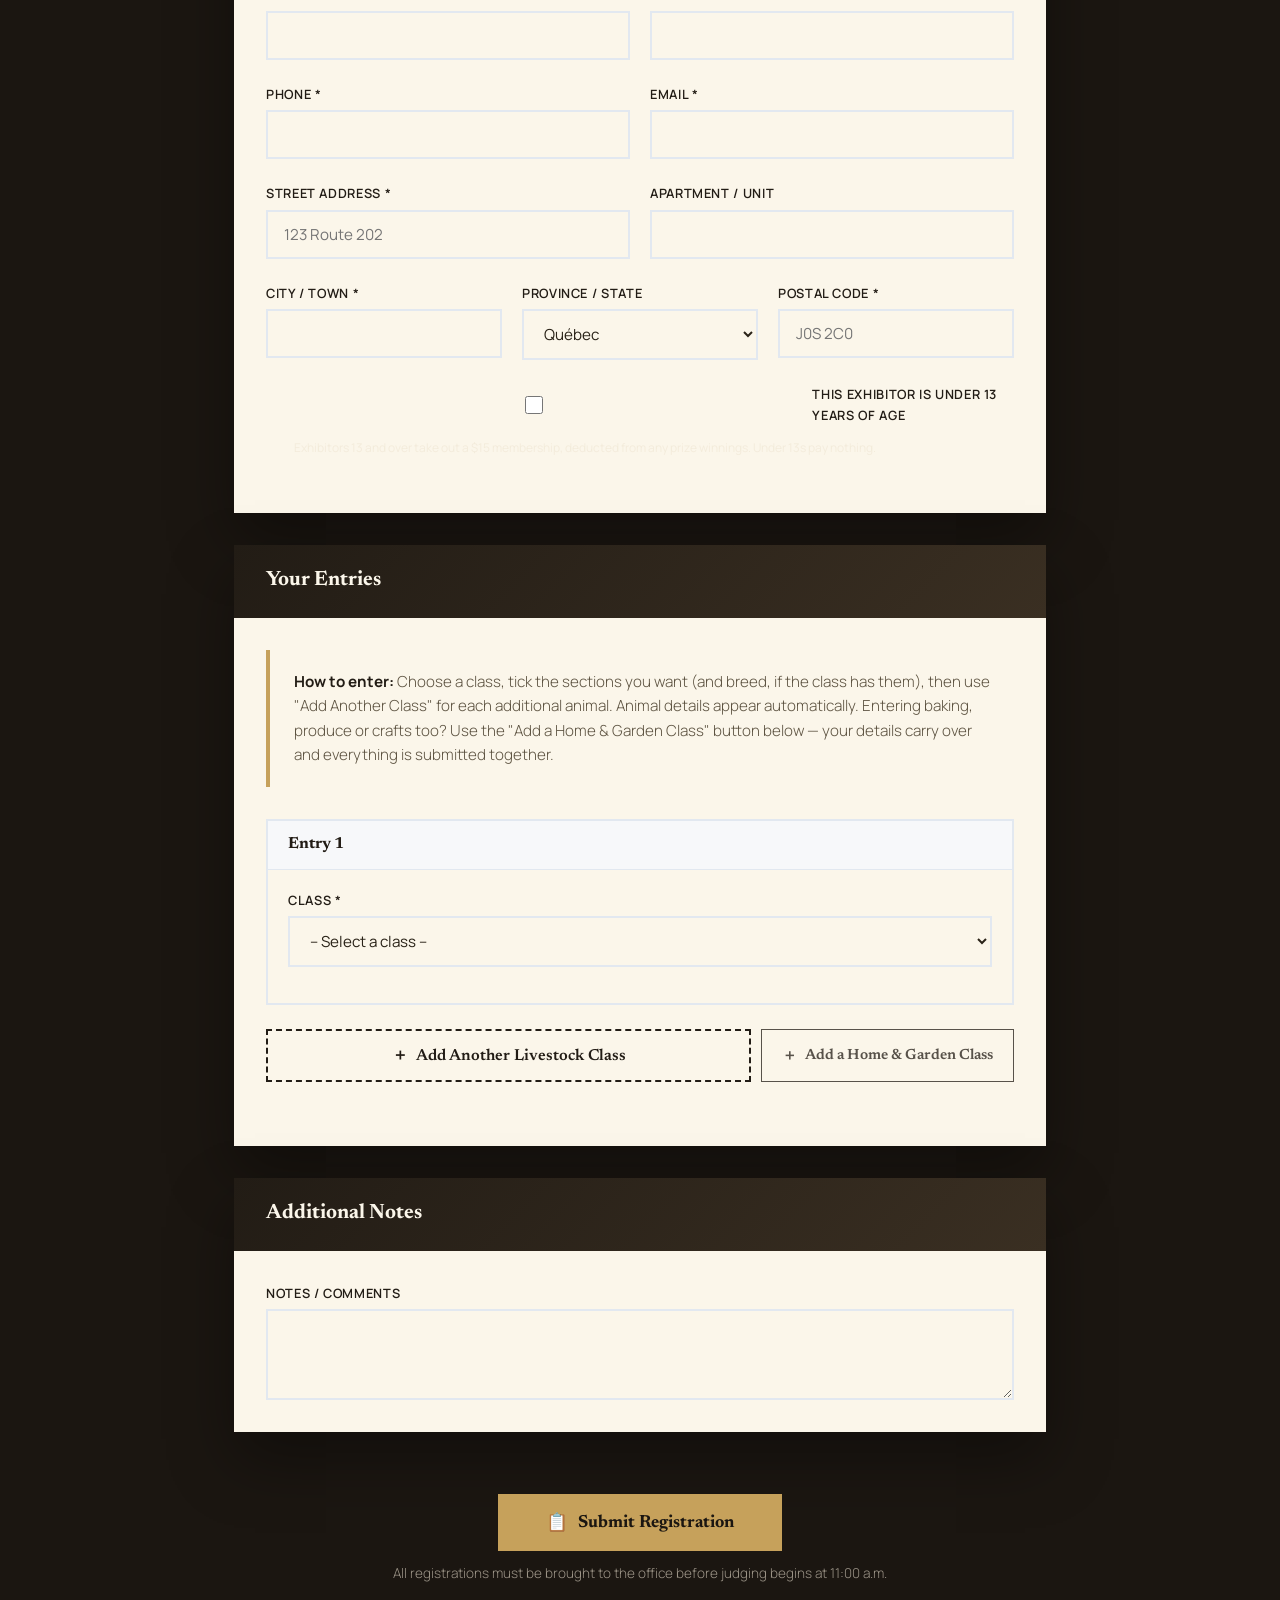
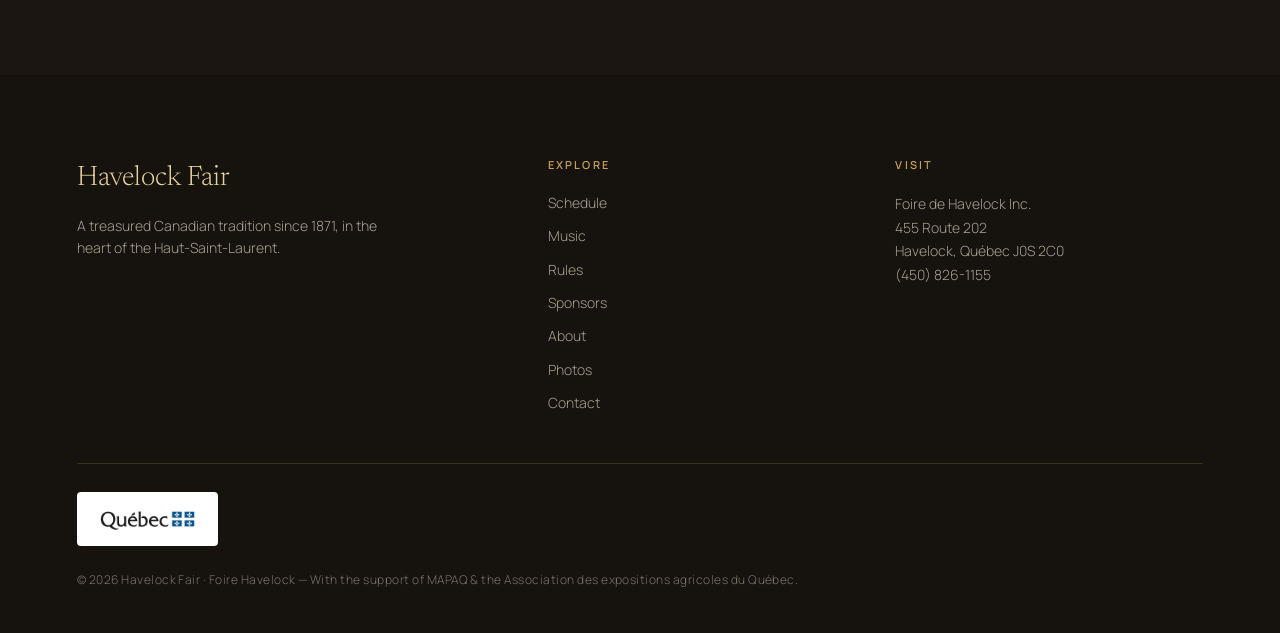
<file: pages/registration.html>
<!DOCTYPE html>
<html lang="en">
<head>
  <meta charset="UTF-8">
  <meta name="viewport" content="width=device-width, initial-scale=1.0">
  <!-- Stop iOS Safari from auto-linkifying emails/phones on this page; its
       data detector was generating a broken mailto link (truncated before the
       TLD) on the confirmation card. -->
  <meta name="format-detection" content="telephone=no, email=no, address=no, date=no">
  <title>Registration — Havelock Fair 2026 | Inscription — Foire Havelock</title>
  <meta name="description" content="Register for the 2026 Havelock Fair competitions. / Inscrivez-vous aux compétitions de la Foire Havelock 2026.">
  <link rel="canonical" href="https://www.havelockfair.ca/pages/registration.html">
  <link rel="preconnect" href="https://fonts.googleapis.com">
  <link rel="preconnect" href="https://fonts.gstatic.com" crossorigin>
  <link href="https://fonts.googleapis.com/css2?family=Manrope:wght@300;400;500;600;700&family=Newsreader:ital,opsz,wght@0,6..72,300;0,6..72,400;0,6..72,500;0,6..72,600;1,6..72,300;1,6..72,400;1,6..72,500&family=Spectral:ital,wght@0,300;0,400;0,500;1,400&display=swap" rel="stylesheet">
  <link rel="stylesheet" href="../css/style.css">
  <link rel="stylesheet" href="../css/heritage.css">
  <link rel="stylesheet" href="../css/heritage-pages.css">
  <style>
    /* Heritage Noir reskin: remap the style.css tokens the form styles
       reference, so the working form system keeps its markup/JS while
       adopting the Heritage palette and type. Square corners (spec). */
    :root {
      --navy: #221C15;
      --navy-light: #3a2f22;
      --gold: #C6A15B;
      --gold-light: #E8D3A0;
      --cream: #F1E8D6;
      --cream-dark: #e5d9c0;
      --text: #2a2318;
      --text-light: #5c5240;
      --white: #FBF6EA;
      --shadow: 0 12px 30px rgba(0, 0, 0, 0.25);
      --shadow-lg: 0 28px 60px rgba(0, 0, 0, 0.35);
      --radius: 0;
      --radius-lg: 0;
      --font-heading: 'Newsreader', Georgia, serif;
      --font-body: 'Manrope', -apple-system, sans-serif;
    }
    .reg-section { padding:64px 0 80px; }
    /* ---- welcome intro (above the chooser) ---- */
    .reg-intro { max-width:62ch; margin:0 auto 44px; text-align:center; }
    .reg-intro .hf-eyebrow { display:block; margin-bottom:14px; }
    .reg-intro h2 { font-family:var(--hf-serif); font-weight:500; line-height:1.2; font-size:clamp(26px,3.2vw,38px); color:var(--hf-ivory-bright); margin:0 0 16px; text-wrap:balance; }
    .reg-intro p { font-family:'Spectral',Georgia,serif; font-weight:300; font-size:16.5px; line-height:1.75; color:rgba(241,232,214,.74); margin:0 0 16px; text-wrap:pretty; }
    .checkbox-line { display:flex; align-items:center; gap:10px; font-weight:600; cursor:pointer; }
    .checkbox-line input { width:18px; height:18px; accent-color:var(--navy); cursor:pointer; }
    .field-hint { margin:8px 0 0 28px; font-size:12px; font-weight:400; opacity:.7; line-height:1.5; }
    .entry-count-note { margin:12px 0 0; font-family:var(--font-body); font-size:12px; font-weight:600; letter-spacing:.08em; text-transform:uppercase; color:var(--navy); opacity:0; transition:opacity .2s; }
    .entry-count-note.on { opacity:.75; }
    .reg-intro .reg-intro-open { display:inline-block; font-family:var(--font-body); font-size:14px; font-weight:600; letter-spacing:.02em; color:var(--gold, #C6A15B); border:1px solid rgba(198,161,91,.35); border-radius:4px; padding:9px 16px; margin:0 0 18px; }
    .reg-intro .reg-intro-fine { font-family:var(--font-body); font-size:11px; font-weight:600; letter-spacing:.16em; text-transform:uppercase; color:rgba(241,232,214,.5); margin:0; }
    /* ---- category cards (replace the old .form-tabs strip) ---- */
    /* ---- category chooser: typographic, no icons -----------------------
       The cards used to lead with colour emoji, which render differently on
       every OS and fought the Newsreader/gold treatment used everywhere else.
       Title -> hairline rule -> description -> class range, all type.
       NOTE ON ORDER: every media query lives at the BOTTOM of this block.
       They were first written above the base .cat-card rules and silently
       lost on source order — .cat-card-sub stayed visible on phones and the
       chooser measured 981px when it should have been ~400px. */
    .cat-chooser { margin-bottom:40px; }
    .cat-tier + .cat-tier { margin-top:22px; padding-top:18px; border-top:1px solid var(--hf-rule); }
    /* heading and its note share one baseline row — stacked they cost ~90px
       per tier, which made the chooser TALLER than the emoji version it
       replaced (measured: 299 -> 505 desktop before this was tightened) */
    .cat-tier-head { display:flex; align-items:baseline; flex-wrap:wrap; gap:4px 12px; margin:0 0 10px; }
    .cat-tier-h { font-family:var(--hf-serif); font-weight:500; font-size:1.08rem; color:var(--hf-gold-bright); margin:0; white-space:nowrap; }
    .cat-tier-note { font-family:var(--font-body); font-weight:300; font-size:.8rem; line-height:1.45; color:rgba(241,232,214,.58); margin:0; flex:1 1 16ch; }
    .cat-grid { display:grid; gap:12px; }
    .cat-grid--2 { grid-template-columns:1fr 1fr; }
    .cat-grid--3 { grid-template-columns:repeat(3,1fr); }
    /* ---- Option B + A's surface lift (Jesse, 2026-08-23) ----------------
       Unselected cards sit ON the page with a real edge; the SELECTED one is
       a solid gold fill. Measured against the old treatment:
         card vs page             1.06 -> 1.27   (cards were flat on the ground)
         edge vs card             1.33 -> 3.33   (was a WCAG 1.4.11 failure)
         selected vs unselected   1.18 -> 5.82   (was effectively invisible)

       These three trade against each other and #322A1E is the balance point,
       not a guess: lifting the card surface narrows the gap to the gold
       selected card, so the pop Jesse chose B for gets quieter the lighter
       the card goes. #383021 lifts more (1.38) but drops selection to 5.36;
       #241E16 keeps 6.80 but leaves the card flat at 1.09.

       --cat-edge is gold at 65%. Gold at 45% is what the option was drawn
       with and it looked right, but it measured 2.46 and still failed 3:1. */
    .cat-card { --cat-edge:#927746; --cat-on-ink:#1B1611; --cat-on-ink-soft:rgba(27,22,17,.82);
      position:relative; display:block; text-align:left; padding:17px 19px 16px; background:#322A1E; border:1px solid var(--cat-edge); border-radius:0; color:var(--hf-ivory); font:inherit; cursor:pointer; transition:border-color .3s ease, background .3s ease, color .3s ease; }
    .cat-card:hover { border-color:var(--hf-gold); background:rgba(198,161,91,.08); }
    .cat-card-title { display:block; font-family:var(--hf-serif); font-weight:500; font-size:1.16rem; line-height:1.25; color:var(--hf-ivory-bright); }
    .cat-card-rule { display:block; width:30px; height:1px; background:var(--hf-bronze); margin:9px 0 10px; transition:width .3s ease, background .3s ease; }
    .cat-card-sub { display:block; font-family:var(--font-body); font-weight:300; font-size:.83rem; line-height:1.5; color:rgba(241,232,214,.72); }
    .cat-card-meta { display:block; font-family:var(--font-body); font-size:10px; font-weight:600; letter-spacing:.18em; text-transform:uppercase; color:rgba(232,211,160,.6); margin-top:11px; }
    .cat-card.is-active { border-color:var(--hf-gold); background:var(--hf-gold); }
    .cat-card.is-active:hover { background:var(--hf-gold-bright); border-color:var(--hf-gold-bright); }
    .cat-card.is-active .cat-card-title { color:var(--cat-on-ink); }
    .cat-card.is-active .cat-card-rule { width:52px; background:var(--cat-on-ink); }
    .cat-card.is-active .cat-card-sub { color:var(--cat-on-ink-soft); }
    .cat-card.is-active .cat-card-meta { color:var(--cat-on-ink-soft); }
    /* the global focus ring is gold — invisible on a gold card */
    .cat-card.is-active:focus-visible { outline-color:var(--cat-on-ink); }
    .cat-card-count { position:absolute; top:14px; right:16px; display:none; font-family:var(--font-body); font-size:10px; font-weight:700; letter-spacing:.08em; padding:3px 9px; background:var(--hf-gold); color:var(--hf-espresso); }
    /* a gold badge on a gold card is a 1.00 ratio — flip it */
    .cat-card.is-active .cat-card-count { background:var(--cat-on-ink); color:var(--hf-gold-warm); }
    .cat-card-count.on { display:inline-block; }

    @media(max-width:900px){ .cat-card-sub { font-size:.8rem; } }
    @media(max-width:760px){ .cat-grid--3 { grid-template-columns:1fr 1fr; } }
    /* Phones: two columns gave 133px of card, which wrapped "Equestrian &
       Gymkhana" onto three lines. One compact ROW per category instead —
       title left, class range right, blurb dropped (the tier note above
       already says what the group is). Chooser: 772px -> ~400px. */
    @media(max-width:560px){
      .cat-grid { gap:7px; }
      .cat-grid--2, .cat-grid--3 { grid-template-columns:1fr; }
      .cat-card { display:flex; align-items:baseline; justify-content:space-between; gap:10px; padding:14px 15px; }
      .cat-card-rule, .cat-card-sub { display:none; }
      .cat-card-title { font-size:1.02rem; }
      .cat-card-meta { margin-top:0; font-size:9.5px; letter-spacing:.12em; white-space:nowrap; }
      .cat-card-count { position:static; margin-left:6px; padding:2px 7px; }
      .cat-tier-h { white-space:normal; }
    }

    /* ---- sticky context bar --------------------------------------------
       --hf-header-stuck must match the .is-stuck height of .hf-header in
       css/heritage.css. Measured at 75px, identical at every width; keep the
       two in step or this bar will tuck under the site header. */
    :root { --hf-header-stuck:75px; }
    .reg-context { position:sticky; top:var(--hf-header-stuck); z-index:15; margin:0 0 26px; background:rgba(27,22,17,.96); -webkit-backdrop-filter:blur(10px); backdrop-filter:blur(10px); border:1px solid rgba(198,161,91,.3); border-left:0; border-right:0; }
    /* The `hidden` ATTRIBUTE is only display:none via the UA stylesheet, so
       any author `display` rule silently beats it — .reg-context-switch stayed
       on screen next to "Youth — a separate registration". Only the screenshot
       caught it; the test had asserted el.hidden, which was true all along. */
    .reg-context [hidden], .reg-context[hidden] { display:none !important; }
    /* One row. It sits under a 75px site header, and wrapping turned it into a
       three-deck 145px block that ate the form. */
    .reg-context-inner { display:flex; align-items:center; gap:12px; flex-wrap:nowrap; padding:8px 14px; min-height:38px; }
    .reg-context-label { font-family:var(--font-body); font-size:10px; font-weight:600; letter-spacing:.18em; text-transform:uppercase; color:rgba(241,232,214,.55); }
    .reg-context-switch { display:flex; align-items:center; gap:8px; flex-wrap:nowrap; min-width:0; }
    .reg-chip { display:inline-flex; align-items:center; justify-content:center; gap:7px; min-width:0; min-height:38px; padding:0 14px; white-space:nowrap; background:none; border:1px solid #826A3E; color:rgba(241,232,214,.86); font-family:var(--font-body); font-size:12.5px; font-weight:600; letter-spacing:.04em; cursor:pointer; transition:background .2s ease, color .2s ease, border-color .2s ease; }
    .reg-chip:hover { border-color:var(--hf-gold); color:var(--hf-ivory-bright); }
    .reg-chip[aria-pressed="true"] { background:var(--hf-gold); border-color:var(--hf-gold); color:var(--hf-espresso); }
    .reg-chip-n { font-size:11px; font-weight:700; opacity:.85; }
    .reg-chip-n:empty { display:none; }
    .reg-context-sep { display:flex; align-items:center; gap:12px; flex-wrap:nowrap; min-width:0; }
    .reg-context-where { font-family:var(--hf-serif); font-size:1rem; color:var(--hf-gold-bright); white-space:nowrap; }
    /* shrinks and ellipsises rather than wrapping the bar onto a second line */
    .reg-context-warn { min-width:0; overflow:hidden; text-overflow:ellipsis; white-space:nowrap; font-family:var(--font-body); font-size:12px; color:var(--hf-espresso); background:var(--hf-gold); padding:5px 11px; }
    .reg-context-warn[hidden] { display:none; }
    .reg-context-up { margin-left:auto; flex:0 0 auto; display:inline-flex; align-items:center; gap:6px; min-height:38px; padding:0 12px; background:none; border:1px solid transparent; color:rgba(232,211,160,.8); font-family:var(--font-body); font-size:11px; font-weight:600; letter-spacing:.13em; text-transform:uppercase; cursor:pointer; transition:color .2s ease, border-color .2s ease; }
    .reg-context-up:hover { color:var(--hf-gold-bright); border-color:rgba(198,161,91,.4); }
    @media(max-width:560px){
      .reg-context-inner { gap:8px; padding:7px 12px; }
      .reg-context-label { display:none; }
      .reg-context-where { font-size:.9rem; min-width:0; overflow:hidden; text-overflow:ellipsis; }
      .reg-context-warn { font-size:11px; padding:4px 8px; flex:1 1 auto; }
      /* On a phone there is only room for one of them, and the warning is the
         one that stops entries being lost — the "separate registration" label
         is orientation, the warning is money. Drop the label, keep the warning. */
      .reg-context-sep.has-warn .reg-context-where { display:none; }
      /* the two chips must stay on ONE line here — the bar sits under a 75px
         header and a wrapped second row pushed it to ~110px */
      .reg-chip { min-height:36px; padding:0 9px; font-size:11.5px; overflow:hidden; text-overflow:ellipsis; display:block; line-height:36px; }
      .reg-chip-n { display:none; }
      .reg-context-switch { gap:6px; flex:1 1 auto; }
      .reg-context-up { padding:0 8px; letter-spacing:.08em; }
      .reg-context-up span:first-child { display:none; }
    }

    /* ---- entry groups inside the shared general panel ---- */
    .entries-group { display:none; }
    .entries-group.active { display:block; }
    .entries-summary { margin:2px 0 14px; font-size:.85rem; color:var(--text-light); }
    .form-panel { display:none; }
    .form-panel.active { display:block; }
    .reg-info-box { background:var(--white); border-left:4px solid var(--gold); border-radius:var(--radius); padding:20px 24px; margin-bottom:32px; font-size:.95rem; color:var(--text-light); }
    .reg-info-box strong { color:var(--navy); }
    .form-card { background:var(--white); border-radius:var(--radius-lg); box-shadow:var(--shadow-lg); overflow:hidden; margin-bottom:32px; }
    .form-card-header { background:linear-gradient(135deg,var(--navy) 0%,var(--navy-light) 100%); padding:24px 32px; color:var(--white); }
    .form-card-header h3 { color:var(--white); margin:0; font-size:1.3rem; }
    .form-card-body { padding:32px; }
    .form-row { display:grid; gap:20px; margin-bottom:24px; }
    .form-row.cols-2 { grid-template-columns:1fr 1fr; }
    .form-row.cols-3 { grid-template-columns:1fr 1fr 1fr; }
    .form-row.cols-4 { grid-template-columns:1fr 1fr 1fr 1fr; }
    @media(max-width:768px){ .form-row.cols-2,.form-row.cols-3,.form-row.cols-4 { grid-template-columns:1fr; } }
    .form-group { display:flex; flex-direction:column; gap:6px; }
    .form-group label { font-size:.8rem; font-weight:600; text-transform:uppercase; letter-spacing:.05em; color:var(--navy); }
    .form-group input,.form-group select,.form-group textarea { width:100%; padding:12px 16px; border:2px solid #e2e8f0; border-radius:var(--radius); font-family:var(--font-body); font-size:.95rem; color:var(--text); background:var(--white); transition:border-color var(--transition); box-sizing:border-box; }
    .form-group input:focus,.form-group select:focus,.form-group textarea:focus { outline:none; border-color:var(--navy); }
    .entries-container { display:flex; flex-direction:column; gap:20px; margin-bottom:24px; }
    .entry-card { border:2px solid #e2e8f0; border-radius:var(--radius); overflow:hidden; transition:border-color .2s; }
    .entry-card:focus-within { border-color:var(--navy); }
    .entry-card-header { background:#f7f8fa; padding:14px 20px; display:flex; align-items:center; justify-content:space-between; border-bottom:1px solid #e2e8f0; }
    .entry-card-header h4 { margin:0; font-size:1rem; color:var(--navy); }
    .remove-entry-btn { background:none; border:none; color:#e53e3e; font-size:1.2rem; cursor:pointer; padding:4px 8px; border-radius:4px; line-height:1; }
    .remove-entry-btn:hover { background:#fff5f5; }
    .entry-card-body { padding:20px; }
    .class-selector-row { display:grid; grid-template-columns:1fr; gap:16px; margin-bottom:16px; }
    .breed-selector { display:none; margin-bottom:16px; }
    .breed-selector.visible { display:block; }
    .breed-selector label { font-size:.8rem; font-weight:600; text-transform:uppercase; letter-spacing:.05em; color:var(--navy); display:block; margin-bottom:6px; }
    .breed-checkboxes { display:flex; flex-wrap:wrap; gap:10px; }
    .breed-checkbox-item { display:flex; align-items:center; gap:6px; background:#f7f8fa; border:1.5px solid #e2e8f0; border-radius:6px; padding:8px 14px; cursor:pointer; transition:all .15s; }
    .breed-checkbox-item:hover { border-color:var(--navy); background:var(--cream); }
    .breed-checkbox-item input[type=checkbox] { accent-color:var(--navy); width:16px; height:16px; cursor:pointer; }
    .breed-checkbox-item.checked { border-color:var(--navy); background:var(--cream); }
    .breed-checkbox-item span { font-size:.9rem; font-weight:500; color:var(--navy); }
    .sections-area { display:none; }
    .sections-area.visible { display:block; }
    .sections-area-label { font-size:.8rem; font-weight:600; text-transform:uppercase; letter-spacing:.05em; color:var(--navy); margin-bottom:10px; display:block; }
    .section-checkboxes { display:grid; grid-template-columns:1fr 1fr; gap:8px; }
    @media(max-width:600px){ .section-checkboxes { grid-template-columns:1fr; } }
    .section-checkbox-item { display:flex; align-items:flex-start; gap:8px; background:#f7f8fa; border:1.5px solid #e2e8f0; border-radius:6px; padding:10px 14px; cursor:pointer; transition:all .15s; }
    .section-checkbox-item:hover { border-color:var(--navy); background:var(--cream); }
    .section-checkbox-item input[type=checkbox] { accent-color:var(--navy); width:16px; height:16px; cursor:pointer; flex-shrink:0; margin-top:2px; }
    .section-checkbox-item.checked { border-color:var(--navy); background:var(--cream); }
    .section-checkbox-item span { font-size:.88rem; color:var(--text); line-height:1.3; }
    .livestock-fields { display:none; margin-top:16px; padding-top:16px; border-top:1px dashed #e2e8f0; }
    .livestock-fields.visible { display:block; }
    .livestock-fields h5 { font-size:.85rem; font-weight:600; text-transform:uppercase; letter-spacing:.05em; color:var(--text-light); margin:0 0 14px; }
    .add-entry-btn { display:inline-flex; align-items:center; gap:8px; padding:14px 28px; background:transparent; border:2px dashed var(--navy); border-radius:var(--radius); color:var(--navy); font-family:var(--font-heading); font-size:1rem; font-weight:600; cursor:pointer; transition:all .2s; width:100%; justify-content:center; margin-bottom:32px; }
    .add-entry-btn:hover { background:var(--cream); }
    /* ---- add-entry row: choose the category AT the moment of adding -------
       Placed AFTER .add-entry-btn deliberately: that rule sets width:100% and
       margin-bottom:32px, so an override written above it silently loses and
       the two buttons stack full-width instead of sharing the row. */
    .add-entry-row { display:flex; flex-wrap:wrap; gap:10px; align-items:stretch; margin-bottom:32px; }
    .add-entry-row .add-entry-btn { width:auto; flex:1 1 240px; margin-bottom:0; }
    /* secondary: this is the escape hatch to the other category, not the
       main action, so it reads quieter than "Add Another <this> Class" */
    .add-entry-row .add-entry-cross { flex:0 1 auto; border-style:solid; border-width:1px; opacity:.75; font-size:.92rem; padding:14px 20px; }
    .add-entry-row .add-entry-cross:hover { opacity:1; }
    @media(max-width:620px){ .add-entry-row .add-entry-btn { flex:1 1 100%; } }
    .submit-section { text-align:center; padding-top:16px; }
    .submit-btn { display:inline-flex; align-items:center; gap:10px; padding:18px 48px; background:var(--navy); color:var(--white); border:none; border-radius:50px; font-family:var(--font-heading); font-size:1.1rem; font-weight:700; cursor:pointer; transition:all var(--transition); }
    .submit-btn:hover { background:var(--navy-light); transform:translateY(-2px); box-shadow:var(--shadow-lg); }
    .submit-btn:disabled { opacity:.6; cursor:not-allowed; transform:none; }
    .form-note { font-size:.85rem; color:var(--text-light); margin-top:12px; }
    .form-message { display:none; padding:20px 24px; border-radius:var(--radius); margin-top:24px; font-weight:500; }
    .form-message.success { background:#f0fff4; border:2px solid #48bb78; color:#276749; display:block; }
    .form-message.error { background:#fff5f5; border:2px solid #fc8181; color:#9b2c2c; display:block; }
    /* Confirmation card (shown after successful submission) */
    .confirm-card { display:none; background:var(--white); border-radius:var(--radius); box-shadow:var(--shadow-lg); overflow:hidden; margin-top:8px; }
    .confirm-card.visible { display:block; }
    .confirm-head { background:#276749; color:#fff; text-align:center; padding:36px 24px 28px; }
    .confirm-head .confirm-icon { font-size:2.4rem; display:block; margin-bottom:8px; }
    .confirm-head h3 { margin:0 0 6px; font-size:1.5rem; color:#fff; }
    .confirm-head p { margin:0; opacity:.92; font-size:.95rem; }
    .confirm-exhibitor { display:inline-block; margin-top:14px; background:rgba(255,255,255,.15); border:1.5px dashed rgba(255,255,255,.6); border-radius:8px; padding:8px 20px; font-family:var(--font-heading); font-size:1.15rem; font-weight:700; letter-spacing:.06em; }
    .confirm-body { padding:28px 28px 32px; color:var(--text); }
    .confirm-email-note { background:#f0fff4; border:1.5px solid #9ae6b4; border-radius:8px; padding:14px 18px; font-size:.92rem; color:#276749; margin-bottom:22px; }
    .confirm-email-note strong, .confirm-section li { overflow-wrap:anywhere; }
    /* Belt-and-suspenders: if a data detector still linkifies, render it as plain text */
    .confirm-card a[x-apple-data-detectors] { color:inherit !important; text-decoration:none !important; pointer-events:none; }
    .confirm-section { margin-bottom:22px; }
    .confirm-section h4 { font-size:.82rem; text-transform:uppercase; letter-spacing:.08em; color:var(--text-light); margin:0 0 10px; border-bottom:1px solid #e2e8f0; padding-bottom:6px; }
    .confirm-section ul { margin:0; padding:0; list-style:none; }
    .confirm-section li { padding:5px 0; font-size:.93rem; line-height:1.45; }
    .confirm-section li strong { color:var(--navy); }
    .confirm-fairday { background:#fffbf0; border-left:4px solid var(--hf-gold, #c6a15b); border-radius:6px; padding:16px 20px; font-size:.92rem; line-height:1.6; margin-bottom:26px; }
    .confirm-actions { display:flex; gap:12px; flex-wrap:wrap; }
    .confirm-actions button { flex:1; min-width:180px; padding:14px 20px; border-radius:50px; font-family:var(--font-heading); font-size:.95rem; font-weight:700; cursor:pointer; transition:all .2s; }
    .confirm-btn-primary { background:var(--navy); color:#fff; border:none; }
    .confirm-btn-primary:hover { background:var(--navy-light); }
    .confirm-btn-secondary { background:transparent; color:var(--navy); border:2px solid var(--navy); }
    .confirm-btn-secondary:hover { background:var(--cream); }
    @media print {
      body * { visibility:hidden; }
      .confirm-card, .confirm-card * { visibility:visible; }
      .confirm-card { position:absolute; top:0; left:0; width:100%; box-shadow:none; }
      .confirm-actions { display:none; }
    }
    .gymkhana-grid { display:grid; grid-template-columns:1fr 1fr; gap:8px; }
    @media(max-width:600px){ .gymkhana-grid { grid-template-columns:1fr; } }
    .gymkhana-item { display:flex; align-items:center; gap:8px; background:#f7f8fa; border:1.5px solid #e2e8f0; border-radius:6px; padding:10px 14px; cursor:pointer; }
    .gymkhana-item:hover { border-color:var(--navy); background:var(--cream); }
    .gymkhana-item input[type=checkbox] { accent-color:var(--navy); width:16px; height:16px; }
    .gymkhana-item span { font-size:.88rem; color:var(--text); }
    .gymkhana-item.checked { border-color:var(--navy); background:var(--cream); }

    /* Elements that sit directly on the dark page background */
    .reg-section { padding:clamp(56px,8vh,96px) var(--hf-gutter) 90px; }
    .reg-section .container { margin:0 auto; }
    .reg-info-box { border-left-color:var(--hf-gold); }
    .submit-btn { background:var(--hf-gold); color:var(--hf-espresso); border-radius:0; }
    .submit-btn:hover { background:var(--hf-gold-bright); transform:none; box-shadow:none; }
    .form-note { color:rgba(241,232,214,.6); }

  /* Spanish-only explainer above the form (see #es-form-notice) */
  .reg-lang-notice {
    margin: 0 0 28px;
    padding: 16px 20px;
    border-left: 3px solid var(--hf-gold, #c6a15b);
    background: rgba(198, 161, 91, 0.12);
    color: var(--hf-ivory-bright, #f5ecd8);
    font-size: 15px;
    line-height: 1.6;
  }
  .reg-lang-notice[hidden] { display: none; }
  .reg-lang-notice a { color: var(--hf-gold-bright, #d8bb78); text-decoration: underline; }
  </style>
</head>
<body>

<!-- Heritage chrome inline (this page keeps its own data-en/data-fr i18n
     and setLang(), so it does not use js/heritage-chrome.js or i18n.js) -->
<a class="hf-skip" href="#main" data-en="Skip to content" data-fr="Aller au contenu" data-es="Ir al contenido">Skip to content</a>

<header class="hf-header" id="hf-header">
  <a href="../" class="hf-brand" data-en="Havelock Fair" data-fr="Foire Havelock" data-es="Feria de Havelock">Havelock&nbsp;Fair</a>
  <nav class="hf-nav" aria-label="Main navigation">
    <a href="../" data-en="Home" data-fr="Accueil" data-es="Inicio">Home</a>
    <a href="schedule.html" data-en="Schedule" data-fr="Horaire" data-es="Horario">Schedule</a>
    <a href="music.html" data-en="Music" data-fr="Musique" data-es="Música">Music</a>
    <a href="directions.html" data-en="Directions" data-fr="Directions" data-es="Cómo llegar">Directions</a>
    <a href="about.html" data-en="About" data-fr="À propos" data-es="Acerca de">About</a>
    <a href="gallery.html" data-en="Photos" data-fr="Photos" data-es="Fotos">Photos</a>
    <a href="contact.html" data-en="Contact" data-fr="Contact" data-es="Contacto">Contact</a>
  </nav>
  <div class="hf-lang" role="group" aria-label="Language">
    <button class="lang-btn active" type="button" onclick="setLang('en')" aria-pressed="true" lang="en">EN</button>
    <button class="lang-btn" type="button" onclick="setLang('fr')" aria-pressed="false" lang="fr">FR</button>
    <button class="lang-btn" type="button" onclick="setLang('es')" aria-pressed="false" lang="es">ES</button>
  </div>
  <div class="hf-nav-side">
    <a href="registration.html" class="hf-tickets" data-en="Register" data-fr="S&rsquo;inscrire" data-es="Inscribirse">Register</a>
  </div>
  <button class="hf-menu-btn" id="hf-menu-open" aria-expanded="false" aria-controls="hf-mobile-menu">
    <span aria-hidden="true">&#8801;</span> <span data-en="Menu" data-fr="Menu" data-es="Menú">Menu</span>
  </button>
</header>

<div class="hf-mobile-menu" id="hf-mobile-menu">
  <div class="hf-mobile-top">
    <span class="hf-brand" data-en="Havelock Fair" data-fr="Foire Havelock" data-es="Feria de Havelock">Havelock&nbsp;Fair</span>
    <button class="hf-mobile-close" id="hf-menu-close" aria-label="Close menu">&times;</button>
  </div>
  <nav class="hf-mobile-nav" aria-label="Mobile navigation">
    <a href="../" data-en="Home" data-fr="Accueil" data-es="Inicio">Home</a>
    <a href="schedule.html" data-en="Schedule" data-fr="Horaire" data-es="Horario">Schedule</a>
    <a href="music.html" data-en="Music" data-fr="Musique" data-es="Música">Music</a>
    <a href="directions.html" data-en="Directions" data-fr="Directions" data-es="Cómo llegar">Directions</a>
    <a href="about.html" data-en="About" data-fr="À propos" data-es="Acerca de">About</a>
    <a href="rules.html" data-en="Rules" data-fr="Règlements" data-es="Reglamento">Rules</a>
    <a href="sponsors.html" data-en="Sponsors" data-fr="Commanditaires" data-es="Patrocinadores">Sponsors</a>
    <a href="gallery.html" data-en="Photos" data-fr="Photos" data-es="Fotos">Photos</a>
    <a href="contact.html" data-en="Contact" data-fr="Contact" data-es="Contacto">Contact</a>
  </nav>
  <div class="hf-mobile-foot">
    <a href="registration.html" class="hf-tickets" data-en="Register" data-fr="S&rsquo;inscrire" data-es="Inscribirse">Register</a>
  </div>
</div>

<section class="hf-page-hero" id="main" tabindex="-1">
  <img src="../images/home/spotlight/cr-1.jpg" alt="A blue-ribbon quilt in the Havelock Fair exhibit hall">
  <div class="hf-page-hero-scrim"></div>
  <div class="hf-frame"></div>
  <div class="hf-page-hero-copy">
    <div class="hf-eyebrow hf-eyebrow--bright" data-en="Havelock Fair 2026" data-fr="Foire Havelock 2026" data-es="Feria de Havelock 2026">Havelock Fair 2026</div>
    <h1 class="hf-page-title" data-en="Competition Registration" data-fr="Inscription aux compétitions" data-es="Inscripción a los concursos">Competition Registration</h1>
    <p class="hf-page-lede" data-en="Register your entries for the Havelock Fair — September 12–13, 2026" data-fr="Inscrivez vos participations à la Foire de Havelock — 12–13 septembre 2026" data-es="Inscriba sus participaciones en la Feria de Havelock — 12 y 13 de septiembre de 2026">Register your entries for the Havelock Fair — September 12–13, 2026</p>
  </div>
</section>

<section class="reg-section">
  <div class="container" style="max-width:860px;">
    <!-- Shown only in ES. The entry form is EN/FR because every class and
         section name below is quoted verbatim from the printed bilingual
         prize book and has to match the judging sheets. Saying so beats
         silently serving English, which is what happened before. -->
    <p class="reg-lang-notice" id="es-form-notice" hidden lang="es">
      El formulario de inscripci&oacute;n est&aacute; disponible en ingl&eacute;s y franc&eacute;s &uacute;nicamente:
      los nombres de las clases y secciones provienen del cat&aacute;logo oficial biling&uuml;e del concurso.
      Si necesita ayuda para inscribirse, <a href="contact.html">escr&iacute;banos</a> y le ayudamos con gusto.
    </p>

    <div class="reg-intro">
      <span class="hf-eyebrow hf-eyebrow--bright" data-en="Open to everyone" data-fr="Ouvert à tous">Open to everyone</span>
      <h2 data-en="If you grew it, baked it, made it or raised it — enter it." data-fr="Si vous l'avez cultivé, cuisiné, fabriqué ou élevé — présentez-le !">If you grew it, baked it, made it or raised it — enter it.</h2>
      <p data-en="You don't need a farm or years of practice. Every September, neighbours of every age take home a ribbon for a jar of preserves, a knitted scarf, a plate of apples, a photograph or a prize heifer. Choose a category below — most entries take about five minutes." data-fr="Pas besoin d'une ferme ni de longues années d'expérience. Chaque septembre, des voisins de tous les âges repartent avec un ruban pour un pot de conserves, une écharpe tricotée, une assiette de pommes, une photo ou une génisse primée. Choisissez une catégorie ci-dessous — la plupart des inscriptions prennent environ cinq minutes.">You don't need a farm or years of practice. Every September, neighbours of every age take home a ribbon for a jar of preserves, a knitted scarf, a plate of apples, a photograph or a prize heifer. Choose a category below — most entries take about five minutes.</p>
      <p class="reg-intro-open" data-en="No entry deadline — entries are accepted right up to fair day, September 12–13." data-fr="Aucune date limite — les inscriptions sont acceptées jusqu'au jour de la foire, les 12 et 13 septembre.">No entry deadline — entries are accepted right up to fair day, September 12–13.</p>
      <p class="reg-intro-fine" data-en="Judging begins at 11 a.m. · Exhibitors 13 and over take out a $15 membership, deducted from any prize winnings." data-fr="Le jugement débute à 11 h · Les exposants de 13 ans et plus doivent adhérer (15 $), montant déduit des gains.">Judging begins at 11 a.m. · Exhibitors 13 and over take out a $15 membership, deducted from any prize winnings.</p>
    </div>

    <!-- The five categories are TWO different things and the cards now say so.
         Livestock + Home & Garden are two views of ONE submission (one form,
         one exhibitor number, one Submit — switchTab only toggles which
         .entries-group is visible, the hidden one still submits). Youth, 4-H
         and Equestrian are each a SEPARATE form with its own Submit. Showing
         all five as equals implied you could mix them in one registration. -->
    <div class="cat-chooser">

      <div class="cat-tier">
        <div class="cat-tier-head"><h3 class="cat-tier-h" data-en="Enter the fair" data-fr="Participer &agrave; la foire">Enter the fair</h3><p class="cat-tier-note" data-en="One registration &mdash; enter classes in both, submitted together under one exhibitor number." data-fr="Une seule inscription &mdash; les classes des deux cat&eacute;gories sont soumises ensemble sous un seul num&eacute;ro.">One registration &mdash; enter classes in both, submitted together under one exhibitor number.</p></div>
        <div class="cat-grid cat-grid--2">
          <button type="button" class="cat-card is-active" id="tab-livestock" aria-pressed="true" aria-controls="panel-general" onclick="switchTab('livestock')">
            <span class="cat-card-title" data-en="Livestock" data-fr="B&eacute;tail">Livestock</span>
            <span class="cat-card-rule" aria-hidden="true"></span>
            <span class="cat-card-sub" data-en="Cattle, horses, sheep, goats, swine, rabbits and poultry &mdash; shown in the ring and the barns." data-fr="Bovins, chevaux, moutons, ch&egrave;vres, porcs, lapins et volaille &mdash; pr&eacute;sent&eacute;s au man&egrave;ge et aux &eacute;tables.">Cattle, horses, sheep, goats, swine, rabbits and poultry &mdash; shown in the ring and the barns.</span>
            <span class="cat-card-meta" data-en="Classes 1&ndash;10" data-fr="Classes 1 &agrave; 10">Classes 1&ndash;10</span>
            <span class="cat-card-count" id="count-livestock"></span>
          </button>
          <button type="button" class="cat-card" id="tab-homegarden" aria-pressed="false" aria-controls="panel-general" onclick="switchTab('homegarden')">
            <span class="cat-card-title" data-en="Home &amp; Garden" data-fr="Maison et jardin">Home &amp; Garden</span>
            <span class="cat-card-rule" aria-hidden="true"></span>
            <span class="cat-card-sub" data-en="Baking, preserves, vegetables, fruit, flowers, quilting, knitting and art." data-fr="P&acirc;tisserie, conserves, l&eacute;gumes, fruits, fleurs, courtepointe, tricot et arts.">Baking, preserves, vegetables, fruit, flowers, quilting, knitting and art.</span>
            <span class="cat-card-meta" data-en="Classes 11&ndash;25" data-fr="Classes 11 &agrave; 25">Classes 11&ndash;25</span>
            <span class="cat-card-count" id="count-homegarden"></span>
          </button>
        </div>
      </div>

      <div class="cat-tier cat-tier--separate">
        <div class="cat-tier-head"><h3 class="cat-tier-h" data-en="Separate programmes" data-fr="Programmes distincts">Separate programmes</h3><p class="cat-tier-note" data-en="Each has its own form and its own submit button." data-fr="Chacun a son propre formulaire et son propre bouton d&rsquo;envoi.">Each has its own form and its own submit button.</p></div>
        <div class="cat-grid cat-grid--3">
          <button type="button" class="cat-card" id="tab-youth" aria-pressed="false" aria-controls="panel-youth" onclick="switchTab('youth')">
            <span class="cat-card-title" data-en="Youth" data-fr="Jeunes">Youth</span>
            <span class="cat-card-rule" aria-hidden="true"></span>
            <span class="cat-card-sub" data-en="For exhibitors 17 and under &mdash; crafts, baking, plants and art." data-fr="Pour les exposants de 17 ans et moins &mdash; artisanat, p&acirc;tisserie, plantes et arts.">For exhibitors 17 and under &mdash; crafts, baking, plants and art.</span>
            <span class="cat-card-meta" data-en="Classes 26&ndash;27" data-fr="Classes 26 et 27">Classes 26&ndash;27</span>
          </button>
          <button type="button" class="cat-card" id="tab-fourh" aria-pressed="false" aria-controls="panel-fourh" onclick="switchTab('fourh')">
            <span class="cat-card-title">4-H</span>
            <span class="cat-card-rule" aria-hidden="true"></span>
            <span class="cat-card-sub" data-en="Heifer classes and showmanship for 4-H members aged 6 to 21." data-fr="G&eacute;nisses et pr&eacute;sentation pour les membres 4-H de 6 &agrave; 21 ans.">Heifer classes and showmanship for 4-H members aged 6 to 21.</span>
            <span class="cat-card-meta" data-en="ATQ required" data-fr="ATQ requis">ATQ required</span>
          </button>
          <button type="button" class="cat-card" id="tab-equestrian" aria-pressed="false" aria-controls="panel-equestrian" onclick="switchTab('equestrian')">
            <span class="cat-card-title" data-en="Equestrian &amp; Gymkhana" data-fr="&Eacute;questre et gymkhana">Equestrian &amp; Gymkhana</span>
            <span class="cat-card-rule" aria-hidden="true"></span>
            <span class="cat-card-sub" data-en="Horse show and gymkhana, English or Western, all ages." data-fr="Concours hippique et gymkhana, style anglais ou western, tous les &acirc;ges.">Horse show and gymkhana, English or Western, all ages.</span>
            <span class="cat-card-meta" data-en="Sections 1&ndash;13" data-fr="Sections 1 &agrave; 13">Sections 1&ndash;13</span>
          </button>
        </div>
      </div>
    </div>

    <!-- Sticky context bar. Sits directly under the site header and stays with
         you down the whole form, so switching category no longer means scrolling
         ~1,200px (desktop) / ~2,000px (mobile) back to the cards. It also carries
         the warning that used to be impossible to see: #entries-summary lives
         INSIDE the General panel, so a pending General entry was invisible the
         moment you looked at Youth / 4-H / Equestrian. -->
    <div class="reg-context" id="reg-context" hidden>
      <div class="reg-context-inner">
        <div class="reg-context-switch" id="reg-context-switch">
          <span class="reg-context-label" data-en="Entering" data-fr="Vous inscrivez">Entering</span>
          <button type="button" class="reg-chip" id="chip-livestock" onclick="switchTab('livestock')" aria-pressed="true">
            <span data-en="Livestock" data-fr="B&eacute;tail">Livestock</span><span class="reg-chip-n" id="chip-n-livestock"></span>
          </button>
          <button type="button" class="reg-chip" id="chip-homegarden" onclick="switchTab('homegarden')" aria-pressed="false">
            <span data-en="Home &amp; Garden" data-fr="Maison et jardin">Home &amp; Garden</span><span class="reg-chip-n" id="chip-n-homegarden"></span>
          </button>
        </div>
        <div class="reg-context-sep" id="reg-context-sep" hidden>
          <span class="reg-context-where" id="reg-context-where"></span>
          <span class="reg-context-warn" id="reg-context-warn" role="status" hidden></span>
        </div>
        <button type="button" class="reg-context-up" onclick="scrollToChooser()">
          <span data-en="All categories" data-fr="Toutes les cat&eacute;gories">All categories</span> <span aria-hidden="true">&uarr;</span>
        </button>
      </div>
    </div>

    <!-- GENERAL PANEL — shared by the Livestock and Home & Garden cards.
         One form, one exhibitor block, one submit; only the entries GROUP
         swaps with the category. Both categories submit formType 'General'
         with the unchanged payload shape (backend constraint — do not add
         keys or new formType values). -->
    <div class="form-panel active" id="panel-general" role="region" aria-label="Registration form" tabindex="-1">
      <form id="form-general" novalidate>
        <div class="form-card">
          <div class="form-card-header"><h3 data-en="Exhibitor Information" data-fr="Renseignements de l'exposant">Exhibitor Information</h3></div>
          <div class="form-card-body">
            <div class="form-row cols-2">
              <div class="form-group"><label data-en="First Name *" data-fr="Prénom *">First Name *</label><input type="text" name="firstName" required></div>
              <div class="form-group"><label data-en="Last Name *" data-fr="Nom de famille *">Last Name *</label><input type="text" name="lastName" required></div>
            </div>
            <div class="form-row cols-2">
              <div class="form-group"><label data-en="Phone *" data-fr="Téléphone *">Phone *</label><input type="tel" name="phone" required></div>
              <div class="form-group"><label data-en="Email *" data-fr="Courriel *">Email *</label><input type="email" name="email" required></div>
            </div>
            <!-- Structured so the treasurer can print mailing labels for prize cheques.
                 A composed one-line "address" is still sent for backward compatibility. -->
            <div class="form-row cols-2">
              <div class="form-group"><label data-en="Street Address *" data-fr="Adresse (num&eacute;ro et rue) *">Street Address *</label><input type="text" name="street" placeholder="123 Route 202" required></div>
              <div class="form-group"><label data-en="Apartment / Unit" data-fr="Appartement / Unit&eacute;">Apartment / Unit</label><input type="text" name="unit"></div>
            </div>
            <div class="form-row cols-3">
              <div class="form-group"><label data-en="City / Town *" data-fr="Ville / Municipalit&eacute; *">City / Town *</label><input type="text" name="city" required></div>
              <div class="form-group"><label data-en="Province / State" data-fr="Province / &Eacute;tat">Province / State</label><select name="province"><option value="QC" selected>Qu&eacute;bec</option><option value="ON">Ontario</option><option value="NB">New Brunswick / Nouveau-Brunswick</option><option value="NS">Nova Scotia / Nouvelle-Écosse</option><option value="PE">Prince Edward Island / Île-du-Prince-Édouard</option><option value="NL">Newfoundland &amp; Labrador / Terre-Neuve-et-Labrador</option><option value="MB">Manitoba</option><option value="SK">Saskatchewan</option><option value="AB">Alberta</option><option value="BC">British Columbia / Colombie-Britannique</option><option value="YT">Yukon</option><option value="NT">Northwest Territories / Territoires du Nord-Ouest</option><option value="NU">Nunavut</option><option value="US">United States / États-Unis</option></select></div>
              <div class="form-group"><label data-en="Postal Code *" data-fr="Code postal *">Postal Code *</label><input type="text" name="postal" placeholder="J0S 2C0" required></div>
            </div>
            <div class="form-row"><div class="form-group age-check">
              <label class="checkbox-line"><input type="checkbox" name="under13" value="Yes">
                <span data-en="This exhibitor is under 13 years of age" data-fr="Cet exposant a moins de 13 ans">This exhibitor is under 13 years of age</span></label>
              <p class="field-hint" data-en="Exhibitors 13 and over take out a $15 membership, deducted from any prize winnings. Under 13s pay nothing." data-fr="Les exposants de 13 ans et plus doivent adh&eacute;rer (15 $), montant d&eacute;duit des gains. Aucuns frais pour les moins de 13 ans.">Exhibitors 13 and over take out a $15 membership, deducted from any prize winnings. Under 13s pay nothing.</p>
            </div></div>
          </div>
        </div>
        <div class="form-card">
          <div class="form-card-header"><h3 data-en="Your Entries" data-fr="Vos inscriptions">Your Entries</h3></div>
          <div class="form-card-body">
            <div class="entries-group active" id="group-livestock">
              <div class="reg-info-box"><strong data-en="How to enter:" data-fr="Comment s'inscrire :">How to enter:</strong><span data-en=' Choose a class, tick the sections you want (and breed, if the class has them), then use "Add Another Class" for each additional animal. Animal details appear automatically. Entering baking, produce or crafts too? Use the "Add a Home &amp; Garden Class" button below — your details carry over and everything is submitted together.' data-fr=" Choisissez une classe, cochez les sections souhaitées (et la race, s'il y a lieu), puis utilisez « Ajouter une autre classe » pour chaque animal supplémentaire. Les champs sur l'animal apparaissent automatiquement. Vous présentez aussi de la pâtisserie, des récoltes ou de l'artisanat ? Utilisez le bouton « Ajouter une classe Maison et jardin » ci-dessous — vos coordonnées sont conservées et tout est soumis ensemble."> Choose a class, tick the sections you want (and breed, if the class has them), then use "Add Another Class" for each additional animal. Animal details appear automatically. Entering baking, produce or crafts too? Use the "Add a Home &amp; Garden Class" button below — your details carry over and everything is submitted together.</span></div>
              <div class="entries-container" id="entries-livestock"></div>
              <div class="add-entry-row">
                <button type="button" class="add-entry-btn" onclick="addEntry('livestock')"><span>＋</span><span data-en="Add Another Livestock Class" data-fr="Ajouter une autre classe de bétail">Add Another Livestock Class</span></button>
                <button type="button" class="add-entry-btn add-entry-cross" onclick="addEntryIn('homegarden')"><span>＋</span><span data-en="Add a Home &amp; Garden Class" data-fr="Ajouter une classe Maison et jardin">Add a Home &amp; Garden Class</span></button>
              </div>
            </div>
            <div class="entries-group" id="group-homegarden">
              <div class="reg-info-box"><strong data-en="How to enter:" data-fr="Comment s'inscrire :">How to enter:</strong><span data-en=' Choose a class, tick every section you want to enter, then use "Add Another Class" to enter more classes. There is no limit on how many sections you enter. Showing an animal too? Use the "Add a Livestock Class" button below — your details carry over and everything is submitted together.' data-fr=" Choisissez une classe, cochez toutes les sections souhaitées, puis utilisez « Ajouter une autre classe » pour en ajouter d'autres. Il n'y a pas de limite au nombre de sections. Vous présentez aussi un animal ? Utilisez le bouton « Ajouter une classe de bétail » ci-dessous — vos coordonnées sont conservées et tout est soumis ensemble."> Choose a class, tick every section you want to enter, then use "Add Another Class" to enter more classes. There is no limit on how many sections you enter. Showing an animal too? Use the "Add a Livestock Class" button below — your details carry over and everything is submitted together.</span></div>
              <div class="entries-container" id="entries-homegarden"></div>
              <div class="add-entry-row">
                <button type="button" class="add-entry-btn" onclick="addEntry('homegarden')"><span>＋</span><span data-en="Add Another Home &amp; Garden Class" data-fr="Ajouter une autre classe Maison et jardin">Add Another Home &amp; Garden Class</span></button>
                <button type="button" class="add-entry-btn add-entry-cross" onclick="addEntryIn('livestock')"><span>＋</span><span data-en="Add a Livestock Class" data-fr="Ajouter une classe de bétail">Add a Livestock Class</span></button>
              </div>
            </div>
          </div>
        </div>
        <div class="form-card">
          <div class="form-card-header"><h3 data-en="Additional Notes" data-fr="Notes supplémentaires">Additional Notes</h3></div>
          <div class="form-card-body"><div class="form-group"><label data-en="Notes / Comments" data-fr="Notes / Commentaires">Notes / Comments</label><textarea name="notes" rows="3" style="resize:vertical;"></textarea></div></div>
        </div>
        <div class="submit-section">
          <p class="entries-summary" id="entries-summary" aria-live="polite"></p>
          <button type="submit" class="submit-btn" id="submit-general"><span>📋</span><span data-en="Submit Registration" data-fr="Soumettre l'inscription">Submit Registration</span></button>
          <p class="form-note" data-en="All registrations must be brought to the office before judging begins at 11:00 a.m." data-fr="Tous les formulaires doivent être remis au bureau avant le début du jugement à 11h00.">All registrations must be brought to the office before judging begins at 11:00 a.m.</p>
        </div>
        <div class="form-message" id="msg-general"></div>
      </form>
    </div>

    <!-- YOUTH TAB -->
    <div class="form-panel" id="panel-youth" role="region" aria-labelledby="tab-youth" tabindex="-1">
      <div class="reg-info-box"><strong data-en="Youth Classes:" data-fr="Classes Jeunes :">Youth Classes:</strong><span data-en=" Class 26 (Junior, 12 &amp; under) and Class 27 (Intermediate, 13–17 years). Select all sections you wish to enter." data-fr=" Classe 26 (Junior, 12 ans et moins) et Classe 27 (Intermédiaire, 13–17 ans)."> Class 26 (Junior, 12 &amp; under) and Class 27 (Intermediate, 13–17 years). Select all sections you wish to enter.</span></div>
      <form id="form-youth" novalidate>
        <div class="form-card">
          <div class="form-card-header"><h3 data-en="Youth Exhibitor Information" data-fr="Renseignements — Exposant Jeune">Youth Exhibitor Information</h3></div>
          <div class="form-card-body">
            <div class="form-row cols-2">
              <div class="form-group"><label data-en="Child's First Name *" data-fr="Prénom *">Child's First Name *</label><input type="text" name="youthFirstName" required></div>
              <div class="form-group"><label data-en="Child's Last Name *" data-fr="Nom de famille *">Child's Last Name *</label><input type="text" name="youthLastName" required></div>
            </div>
            <div class="form-row cols-3">
              <div class="form-group"><label data-en="Date of Birth *" data-fr="Date de naissance *">Date of Birth *</label><input type="date" name="youthDOB" required></div>
              <div class="form-group"><label data-en="Class *" data-fr="Classe *">Class *</label>
                <select name="youthClass" required>
                  <option value="" data-en="-- Select --" data-fr="-- Choisir --">-- Select --</option>
                  <option value="26" data-en="Class 26 — Junior (12 &amp; under)" data-fr="Classe 26 — Junior (12 ans et moins)">Class 26 — Junior (12 &amp; under)</option>
                  <option value="27" data-en="Class 27 — Intermediate (13–17)" data-fr="Classe 27 — Intermédiaire (13–17)">Class 27 — Intermediate (13–17)</option>
                </select>
              </div>
              <div class="form-group"><label data-en="Parent/Guardian Name *" data-fr="Nom du parent/tuteur *">Parent/Guardian Name *</label><input type="text" name="youthGuardian" required></div>
            </div>
            <div class="form-row cols-2">
              <div class="form-group"><label data-en="Phone *" data-fr="Téléphone *">Phone *</label><input type="tel" name="youthPhone" required></div>
              <div class="form-group"><label data-en="Email *" data-fr="Courriel *">Email *</label><input type="email" name="youthEmail" required></div>
            </div>
            <!-- Youth exhibitors win prize money, so a mailing address is needed
                 for the cheque. The form previously collected none at all. -->
            <div class="form-row cols-2">
              <div class="form-group"><label data-en="Street Address *" data-fr="Adresse (num&eacute;ro et rue) *">Street Address *</label><input type="text" name="youthstreet" placeholder="123 Route 202" required></div>
              <div class="form-group"><label data-en="Apartment / Unit" data-fr="Appartement / Unit&eacute;">Apartment / Unit</label><input type="text" name="youthunit"></div>
            </div>
            <div class="form-row cols-3">
              <div class="form-group"><label data-en="City / Town *" data-fr="Ville / Municipalit&eacute; *">City / Town *</label><input type="text" name="youthcity" required></div>
              <div class="form-group"><label data-en="Province / State" data-fr="Province / &Eacute;tat">Province / State</label><select name="youthprovince"><option value="QC" selected>Qu&eacute;bec</option><option value="ON">Ontario</option><option value="NB">New Brunswick / Nouveau-Brunswick</option><option value="NS">Nova Scotia / Nouvelle-Écosse</option><option value="PE">Prince Edward Island / Île-du-Prince-Édouard</option><option value="NL">Newfoundland &amp; Labrador / Terre-Neuve-et-Labrador</option><option value="MB">Manitoba</option><option value="SK">Saskatchewan</option><option value="AB">Alberta</option><option value="BC">British Columbia / Colombie-Britannique</option><option value="YT">Yukon</option><option value="NT">Northwest Territories / Territoires du Nord-Ouest</option><option value="NU">Nunavut</option><option value="US">United States / États-Unis</option></select></div>
              <div class="form-group"><label data-en="Postal Code *" data-fr="Code postal *">Postal Code *</label><input type="text" name="youthpostal" placeholder="J0S 2C0" required></div>
            </div>
          </div>
        </div>
        <div class="form-card">
          <div class="form-card-header"><h3 data-en="Sections to Enter" data-fr="Sections à inscrire">Sections to Enter</h3></div>
          <div class="form-card-body"><div id="youth-sections-container"></div></div>
        </div>
        <div class="form-card">
          <div class="form-card-header"><h3 data-en="Additional Notes" data-fr="Notes supplémentaires">Additional Notes</h3></div>
          <div class="form-card-body"><div class="form-group"><textarea name="youthNotes" rows="3" style="resize:vertical;"></textarea></div></div>
        </div>
        <div class="submit-section"><button type="submit" class="submit-btn" id="submit-youth"><span>📋</span><span data-en="Submit Registration" data-fr="Soumettre l'inscription">Submit Registration</span></button></div>
        <div class="form-message" id="msg-youth"></div>
      </form>
    </div>

    <!-- 4-H TAB -->
    <div class="form-panel" id="panel-fourh" role="region" aria-labelledby="tab-fourh" tabindex="-1">
      <div class="reg-info-box"><strong>4-H</strong><span data-en=" — Contestants must be 6–21 years old as of January 1, 2026. ATQ site and registration numbers required for all entries." data-fr=" — Les concurrents doivent avoir entre 6 et 21 ans au 1er janvier 2026. Numéros de site et d'enregistrement ATQ requis."> — Contestants must be 6–21 years old as of January 1, 2026. ATQ site and registration numbers required for all entries.</span></div>
      <form id="form-fourh" novalidate>
        <div class="form-card">
          <div class="form-card-header"><h3 data-en="4-H Exhibitor Information" data-fr="Renseignements — Exposant 4-H">4-H Exhibitor Information</h3></div>
          <div class="form-card-body">
            <div class="form-row cols-2">
              <div class="form-group"><label data-en="First Name *" data-fr="Prénom *">First Name *</label><input type="text" name="fhFirstName" required></div>
              <div class="form-group"><label data-en="Last Name *" data-fr="Nom de famille *">Last Name *</label><input type="text" name="fhLastName" required></div>
            </div>
            <div class="form-row cols-3">
              <div class="form-group"><label data-en="Date of Birth *" data-fr="Date de naissance *">Date of Birth *</label><input type="date" name="fhDOB" required></div>
              <div class="form-group"><label data-en="4-H Club Name *" data-fr="Nom du club 4-H *">4-H Club Name *</label><input type="text" name="fhClub" required></div>
              <div class="form-group"><label data-en="ATQ Site Number *" data-fr="No. de site ATQ *">ATQ Site Number *</label><input type="text" name="fhATQSite" required></div>
            </div>
            <div class="form-row cols-3">
              <div class="form-group"><label data-en="ATQ Registration Number *" data-fr="No. d'enregistrement ATQ *">ATQ Registration Number *</label><input type="text" name="fhATQReg" required></div>
              <div class="form-group"><label data-en="Phone *" data-fr="Téléphone *">Phone *</label><input type="tel" name="fhPhone" required></div>
              <div class="form-group"><label data-en="Email *" data-fr="Courriel *">Email *</label><input type="email" name="fhEmail" required></div>
            </div>
          </div>
        </div>
        <div class="form-card">
          <div class="form-card-header"><h3 data-en="Heifer Entries (Sections 1–5)" data-fr="Inscriptions de génisses (Sections 1–5)">Heifer Entries (Sections 1–5)</h3></div>
          <div class="form-card-body">
            <div class="entries-container" id="entries-fourh"></div>
            <button type="button" class="add-entry-btn" onclick="addFHEntry()"><span>＋</span><span data-en="Add Another Heifer Entry" data-fr="Ajouter une autre génisse">Add Another Heifer Entry</span></button>
          </div>
        </div>
        <div class="form-card">
          <div class="form-card-header"><h3 data-en="Section 6 — Showmanship" data-fr="Section 6 — Présentation">Section 6 — Showmanship</h3></div>
          <div class="form-card-body">
            <div class="form-group">
              <label data-en="Showmanship Division" data-fr="Division de présentation">Showmanship Division</label>
              <select name="fhShowmanship">
                <option value="" data-en="-- Not entering --" data-fr="-- Ne participe pas --">-- Not entering --</option>
                <option value="A-Peewee" data-en="A. Peewee" data-fr="A. Peewee">A. Peewee</option>
                <option value="B-Junior" data-en="B. Junior" data-fr="B. Junior">B. Junior</option>
                <option value="C-Intermediate" data-en="C. Intermediate" data-fr="C. Intermédiaire">C. Intermediate</option>
                <option value="D-Senior" data-en="D. Senior" data-fr="D. Sénior">D. Senior</option>
              </select>
            </div>
            <div class="form-group" style="margin-top:16px;"><label><input type="checkbox" name="fhGroupClass" style="accent-color:var(--navy);margin-right:8px;"><span data-en="Group Class (club enters 4 heifers)" data-fr="Classe de groupe (club présente 4 génisses)">Group Class (club enters 4 heifers)</span></label></div>
            <div class="form-group" style="margin-top:10px;"><label><input type="checkbox" name="fhCloverbud" style="accent-color:var(--navy);margin-right:8px;"><span data-en="Cloverbud (showmanship for children 8 &amp; under, not 4-H members)" data-fr="Bourgeon de trèfles (8 ans et moins, non membres 4-H)">Cloverbud (showmanship for children 8 &amp; under, not 4-H members)</span></label></div>
          </div>
        </div>
        <div class="submit-section"><button type="submit" class="submit-btn" id="submit-fourh"><span>📋</span><span data-en="Submit 4-H Registration" data-fr="Soumettre l'inscription 4-H">Submit 4-H Registration</span></button></div>
        <div class="form-message" id="msg-fourh"></div>
      </form>
    </div>

    <!-- EQUESTRIAN TAB -->
    <div class="form-panel" id="panel-equestrian" role="region" aria-labelledby="tab-equestrian" tabindex="-1">
      <div class="reg-info-box"><strong data-en="Horse Show &amp; Gymkhana" data-fr="Spectacle équestre &amp; Gymkhana">Horse Show &amp; Gymkhana</strong><span data-en=" — All classes English or Western style. A. Adults (19+), B. Intermediate (13–18), C. Junior (12 &amp; under)." data-fr=" — Toutes classes style anglais ou western. A. Adultes (19+), B. Intermédiaire (13–18), C. Junior (12 ans et moins)."> — All classes English or Western style. A. Adults (19+), B. Intermediate (13–18), C. Junior (12 &amp; under).</span></div>
      <form id="form-equestrian" novalidate>
        <div class="form-card">
          <div class="form-card-header"><h3 data-en="Rider Information" data-fr="Renseignements du cavalier/cavalière">Rider Information</h3></div>
          <div class="form-card-body">
            <div class="form-row cols-2">
              <div class="form-group"><label data-en="First Name *" data-fr="Prénom *">First Name *</label><input type="text" name="eqFirstName" required></div>
              <div class="form-group"><label data-en="Last Name *" data-fr="Nom de famille *">Last Name *</label><input type="text" name="eqLastName" required></div>
            </div>
            <div class="form-row cols-3">
              <div class="form-group"><label data-en="Age Category *" data-fr="Catégorie d'âge *">Age Category *</label>
                <select name="eqCategory" required>
                  <option value="" data-en="-- Select --" data-fr="-- Choisir --">-- Select --</option>
                  <option value="A" data-en="A. Adults (19+)" data-fr="A. Adultes (19+)">A. Adults (19+)</option>
                  <option value="B" data-en="B. Intermediate (13–18)" data-fr="B. Intermédiaire (13–18)">B. Intermediate (13–18)</option>
                  <option value="C" data-en="C. Junior (12 &amp; under)" data-fr="C. Junior (12 ans et moins)">C. Junior (12 &amp; under)</option>
                </select>
              </div>
              <div class="form-group"><label data-en="Phone *" data-fr="Téléphone *">Phone *</label><input type="tel" name="eqPhone" required></div>
              <div class="form-group"><label data-en="Email *" data-fr="Courriel *">Email *</label><input type="email" name="eqEmail" required></div>
            </div>
          </div>
        </div>
        <div class="form-card">
          <div class="form-card-header"><h3 data-en="Horse / Pony Information" data-fr="Renseignements sur le cheval / poney">Horse / Pony Information</h3></div>
          <div class="form-card-body">
            <div class="form-row cols-3">
              <div class="form-group"><label data-en="Horse/Pony Name" data-fr="Nom du cheval/poney">Horse/Pony Name</label><input type="text" name="eqHorseName"></div>
              <div class="form-group"><label data-en="Breed" data-fr="Race">Breed</label><input type="text" name="eqBreed"></div>
              <div class="form-group"><label data-en="Type *" data-fr="Type *">Type *</label>
                <select name="eqType" required>
                  <option value="" data-en="-- Select --" data-fr="-- Choisir --">-- Select --</option>
                  <option value="horse" data-en="Horse" data-fr="Cheval">Horse</option>
                  <option value="pony" data-en="Pony" data-fr="Poney">Pony</option>
                </select>
              </div>
            </div>
            <div class="form-row cols-2">
              <div class="form-group"><label data-en="Emergency Contact Name *" data-fr="Contact d'urgence *">Emergency Contact Name *</label><input type="text" name="eqEmergencyName" required></div>
              <div class="form-group"><label data-en="Emergency Contact Phone *" data-fr="Téléphone d'urgence *">Emergency Contact Phone *</label><input type="tel" name="eqEmergencyPhone" required></div>
            </div>
            <div class="form-group"><label style="display:flex;align-items:center;gap:10px;cursor:pointer;"><input type="checkbox" name="eqHelmet" style="accent-color:var(--navy);width:18px;height:18px;"><span data-en="I confirm the rider will wear an approved helmet (required for riders under 18)" data-fr="Je confirme que le cavalier/cavalière portera un casque approuvé (obligatoire pour les moins de 18 ans)">I confirm the rider will wear an approved helmet (required for riders under 18)</span></label></div>
          </div>
        </div>
        <div class="form-card">
          <div class="form-card-header"><h3 data-en="Horse Show — Sections 1–9" data-fr="Spectacle équestre — Sections 1–9">Horse Show — Sections 1–9</h3></div>
          <div class="form-card-body"><p style="font-size:.85rem;color:var(--text-light);margin-bottom:16px;" data-en="Check all sections you wish to enter." data-fr="Cochez toutes les sections souhaitées.">Check all sections you wish to enter.</p><div class="section-checkboxes" id="eq-show-sections"></div></div>
        </div>
        <div class="form-card">
          <div class="form-card-header"><h3 data-en="Gymkhana — Sections 10–13" data-fr="Gymkhana — Sections 10–13">Gymkhana — Sections 10–13</h3></div>
          <div class="form-card-body"><div class="gymkhana-grid" id="gymkhana-sections"></div></div>
        </div>
        <div class="submit-section"><button type="submit" class="submit-btn" id="submit-equestrian"><span>📋</span><span data-en="Submit Equestrian Registration" data-fr="Soumettre l'inscription équestre">Submit Equestrian Registration</span></button></div>
        <div class="form-message" id="msg-equestrian"></div>
      </form>
    </div>
  </div>
</section>

<footer class="hf-footer">
  <div class="hf-footer-grid">
    <div>
      <div class="hf-footer-brand">Havelock Fair</div>
      <p class="hf-footer-tagline" data-en="A treasured Canadian tradition since 1871, in the heart of the Haut-Saint-Laurent." data-fr="Une précieuse tradition canadienne depuis 1871, au cœur du Haut-Saint-Laurent.">A treasured Canadian tradition since 1871, in the heart of the Haut-Saint-Laurent.</p>
    </div>
    <div>
      <div class="hf-footer-h" data-en="Explore" data-fr="Explorer">Explore</div>
      <div class="hf-footer-links">
        <a href="schedule.html" data-en="Schedule" data-fr="Horaire">Schedule</a>
    <a href="music.html" data-en="Music" data-fr="Musique">Music</a>
        <a href="rules.html" data-en="Rules" data-fr="Règlements">Rules</a>
        <a href="sponsors.html" data-en="Sponsors" data-fr="Commanditaires">Sponsors</a>
        <a href="about.html" data-en="About" data-fr="À propos">About</a>
        <a href="gallery.html" data-en="Photos" data-fr="Photos">Photos</a>
        <a href="contact.html" data-en="Contact" data-fr="Contact">Contact</a>
      </div>
    </div>
    <div>
      <div class="hf-footer-h" data-en="Visit" data-fr="Visite">Visit</div>
      <p class="hf-footer-contact">Foire de Havelock Inc.<br>455 Route 202<br>Havelock, Qu&eacute;bec J0S 2C0<br><a href="tel:+14508261155">(450) 826-1155</a></p>
    </div>
  </div>
  <div class="hf-footer-partners">
    <span class="hf-footer-partner"><img src="../images/sponsors/featured/gouvernement-quebec.jpg" alt="Gouvernement du Qu&eacute;bec" width="600" height="180" loading="lazy"></span>
  </div>
  <div class="hf-footer-legal">&copy; 2026 Havelock Fair &middot; Foire Havelock &mdash; With the support of MAPAQ &amp; the Association des expositions agricoles du Qu&eacute;bec.</div>
</footer>

<script>
const ENDPOINT = 'https://script.google.com/macros/s/AKfycbz8svcPhVhbqck8wcSB_llZD5eesr9n3ifKZrkqm6IFoGADCd67826MzBnHgrsRcoIcwg/exec';

const CLASSES = [
  { id:1,  name:'Class 1 — Draft Horses / Chevaux de trait', livestock:true,
    breedLabel:['Division — select all that apply','Division — cochez tout ce qui s\'applique'],
    breeds:['A. Léger/Light','B. Lourd/Heavy'],
    sections:['1. Yearling Stallion / Poulain d\'un an','2. Yearling Filly / Jument d\'un an','3. Mares (open) / Jument (ouvert)','4. Gelding / Hongre','5. Mare with Foal / Jument avec poulain','6. Four Horse Hitch / Attelage à quatre chevaux','7. Team / Équipe','8. Cart / Chariot','9. Halter / Licou'] },
  { id:2,  name:'Class 2 — Miniature Horse & Pony / Cheval Miniature & Poney', livestock:true, breeds:null,
    sections:['1. Halter / Licou','2. Conformation','3. Showmanship / Présentation','4. Long Rein / Longues rênes','5. Driving / Attelage','6. Trail / Obstacles','7. In Hand Agility / Agilité en main','8. In Hand Jumping / Saut en main'] },
  { id:3,  name:'Class 3 — Dairy Cattle / Vaches laitières', livestock:true, breeds:['A. Holstein','B. Coloured Breeds (Ayrshire, Jersey, Canadienne, Guernsey & Brown Swiss)'],
    sections:['1. Junior Heifer — born Mar 1–May 31, 2026','2. Intermediate Heifer — born Dec 1, 2025–Feb 28, 2026','3. Senior Heifer — born Sept 1–Nov 30, 2025','4. Summer Yearling Heifer — born Jun 1–Aug 31, 2025','5. Junior Yearling Heifer — born Mar 1–May 31, 2025','6. Senior Yearling Heifer — born Sept 1, 2024–Feb 28, 2025','7. 2 & 3 year olds in milk — born Sept 1, 2022–Aug 31, 2024','8. 4 & 5 year olds in milk — born Sept 1, 2020–Aug 31, 2022','9. Mature cow in milk — born before Sept 1, 2020','10. Breeder\'s herd (3 animals bred & owned by exhibitor)'] },
  { id:4,  name:'Class 4 — Heritage Livestock / Élevage patrimonial', livestock:true, breeds:null,
    sections:['1. Heifer calf, junior — born Jan 1–Mar 31, 2026','2. Heifer calf, senior — born Apr 1–Dec 31, 2025','3. Heifer, 1 year old — born Jan 1–Mar 31, 2025','4. Heifer, 1 year old senior — born Apr 1–Dec 31, 2024','5. Heifer, 2 year old and over — born before Apr 1, 2024','6. Mature female / Vache'] },
  { id:5,  name:'Class 5 — Purebred Beef Cattle / Bœufs pur-sang', livestock:true, breeds:null,
    sections:['1. Bull calf, junior — born Jan 1–Mar 31, 2026','2. Bull calf, senior — born Apr 1–Dec 31, 2025','3. Bull 1 year old, junior — born Jan 1–Mar 31, 2025','4. Bull 1 year old, senior — born Apr 1–Dec 31, 2024','5. Bull 2 years old and over — born before Apr 1, 2024','6. Heifer calf, junior — born Jan 1–Mar 31, 2026','7. Heifer calf, senior — born Apr 1–Dec 31, 2025','8. Heifer, 1 year old — born Jan 1–Mar 31, 2025','9. Heifer, 1 year old senior — born Apr 1–Dec 31, 2024','10. Heifer, 2 year old and over — born before Apr 1, 2024','11. Mature female / Vache','12. Breeder\'s herd (1 bull + 3 females)','13. Steer / Bouvillon (1 year old and over)'] },
  { id:6,  name:'Class 6 — Goats / Chèvres', livestock:true, breeds:null,
    sections:['1. Goat aged one year and more / Chèvre 1 an et plus','2. He goat aged one year and more / Bouc 1 an et plus','3. Kid goat, born this year / Chevrette née cette année','4. Kid, born this year / Chevreau né cette année'] },
  { id:7,  name:'Class 7 — Sheep / Moutons', livestock:true, breeds:null,
    sections:['1. Ewe aged one year and over / Brebis 1 an et plus','2. Ram aged one year and over / Bélier 1 an et plus','3. Ewe lamb born this year / Agnelle née cette année','4. Ram lamb born this year / Agneau né cette année'] },
  { id:8,  name:'Class 8 — Swine / Porcs', livestock:true, breeds:null,
    sections:['1. Sow aged one year and over / Truie 1 an et plus','2. Boar aged one year and over / Verrat 1 an et plus','3. Sow aged less than one year / Truie moins d\'un an','4. Boar aged less than one year / Verrat moins d\'un an'] },
  { id:9,  name:'Class 9 — Rabbits / Lapins', livestock:true, breeds:null,
    sections:['1. Adult Female / Femelle adulte','2. Adult Male / Mâle adulte','3. Young female / Jeune femelle','4. Young male / Jeune mâle'] },
  /* Fowl is judged as 9 separate bird types x 4 sections = 36 sections in the
     fair book. The form used to ask only the 4 sections, so a chicken and a
     goose landed in the sheet indistinguishable. Bird type rides the existing
     breeds field, so the payload shape is unchanged. */
  { id:10, name:'Class 10 — Fowl / Volaille', livestock:true,
    breedLabel:['Type of bird — select all that apply','Type de volaille — cochez tout ce qui s\'applique'],
    breeds:['Chickens / Poulets','Turkeys / Dindons','Guineas / Pintades','Ducks / Canards','Geese / Oies','Swans / Cygnes','Pheasants / Faisans','Peacocks / Paons','Pigeons'],
    sections:['1. Adult Female / Femelle adulte','2. Adult Male / Mâle adulte','3. Young female / Jeune femelle','4. Young male / Jeune mâle'] },
  { id:11, name:'Class 11 — Fruits', livestock:false, breeds:null,
    sections:['1. Apples — Ambrosia (plate of 5)','2. Apples — Jerseymac (plate of 5)','3. Apples — Paula Red (plate of 5)','4. Apples — Lobo (plate of 5)','5. Apples — McIntosh (plate of 5)','6. Apples — Cortland (plate of 5)','7. Apples — Spartan (plate of 5)','8. Apples — Red Delicious (plate of 5)','9. Apples — Empire (plate of 5)','10. Apples — Ida Red (plate of 5)','11. Apples — Gala (plate of 5)','12. Apples — Honeycrisp (plate of 5)','13. Apples — New varieties (plate of 5)','14. Apples — Heritage varieties (plate of 5)','15. Crabapples (plate of 5)','16. McIntosh tray (6 apples)','17. Cortland tray (6 apples)','18. Lobo tray (6 apples)','19. Spartan tray (6 apples)','20. McIntosh 3L basket','21. Cortland 3L basket','22. Lobo 3L basket','23. Plums, any variety (10)','24. Plums — Collection, 3 varieties (5 each)','25. Grapes — 3 bunches, blue','26. Grapes — 3 bunches, white','27. Pears — Best plate of five','28. Pears — Collection, 2 varieties (3 each)','29. Raspberries (10)','30. Any other berry (10)','31. Apples — 5 varieties, 5 each','32. Apples — 3 commercial varieties (3L)','33. McIntosh tray (20 apples)','34. Cortland tray (20 apples)','35. Lobo tray (20 apples)','36. Spartan tray (20 apples)','37. Apple display 3x4ft (5 domestic varieties)'] },
  { id:12, name:'Class 12 — Forage Crops / Récoltes fourragères', livestock:false, breeds:null,
    sections:['1. Alfalfa Hay 75% (three 4in flakes)','2. Legume Hay (three 4in flakes)','3. Mixed Hay (three 4in flakes)','4. Grass Hay 100% (three 4in flakes)','5. Corn, Grain — 5 ears','6. Corn Fodder — 3 stalks','7. Oats (2L bag)','8. Barley (2L bag)','9. Wheat (2L bag)','10. Corn Silage (2L bag)','11. Grass Silage (2L bag)','12. Balage (2L bag)','13. Turnips, feed — 3','14. Sunflower, 8in diameter and under — 1','15. Sunflower, 8in diameter and over — 1','16. Soya Beans with stalk — 3','17. Corn, ornamental — 5','18. Corn, pop — 5','19. Gourds, mixed ornamental — 5','20. Giant Pumpkin — heaviest specimen (min 100 lbs)','21. Giant Squash — heaviest specimen','22. Scarecrow'] },
  { id:13, name:'Class 13 — Vegetables / Légumes', livestock:false, breeds:null,
    sections:['1. Beans, pole — 10','2. Beans, yellow snap — 10','3. Beans, green snap — 10','4. Beans, shell — 10','5. Beans, any other variety — 10','6. Beets, large (2in stems) — 5','7. Beets, any other variety — 5','8. Beets, small (2in stems) — 5','9. Broccoli — 1','10. Cabbage, green — 2','11. Cabbage, red — 2','12. Cabbage, Savoy — 2','13. Carrots, long 6in+ — 5','14. Carrots, short 6in or less — 5','15. Carrots, any other colour — 5','16. Cauliflower — 2','17. Celery — 2','18. Celery root — 1','19. Cucumber, China Long — 2','20. Cucumber, green — 3','21. Cucumber, ripe green — 3','22. Cucumber, ripe yellow — 3','23. Cucumber, pickling — 10','24. Corn, 1 colour table — 5','25. Corn, 2 colour table — 5','26. Eggplant — 1','27. Jalapenos — 3','28. Leeks — 3','29. Melons, Musk — 1','30. Melons, Water — 1','31. Melons, any other variety — 1','32. Onions, Spanish — 5','33. Onions, red — 5','34. Onions, yellow/white 3in+ — 5','35. Onions, yellow/white 3in or less — 5','36. Onions, pickling — 1 pint','37. Garlic, braided — 12','38. Garlic hard neck — 6','39. Parsnips, table — 5','40. Peppers, green — 3','41. Peppers, red — 3','42. Peppers, yellow — 3','43. Peppers, same variety, 5 different colours','44. Peppers, any other — 3','45. Pumpkin, table — 2 (max 8in)','46. Pumpkins, field — 2','47. Rutabaga — 2','48. Squash, Acorn or Pepper — 1','49. Squash, Butternut — 1','50. Squash, Crooked neck — 1','51. Squash, Hubbard Golden — 1','52. Squash, Hubbard Green — 1','53. Squash, Spaghetti — 1','54. Squash, Zucchini 12in or less — 1','55. Squash, Zucchini 12in or more — 1','56. Squash, any other variety — 1','57. Tomatoes table, stems attached — 5','58. Tomatoes cherry, any other variety — 5','59. Tomatoes, cooking, stems attached — 5','60. Beefheart tomatoes, stems attached — 5','61. Tomatoes, yellow — 5','62. Tomatoes, cherry — 10','63. Tomatoes, cherry yellow — 10','64. Tomatoes, green — 5','65. Tomatoes on the vine','66. Tomatoes, of the same kind — 5','67. Giant tomato','68. Khol-Rabi — 2','69. Turnip, table — 2','70. Potato, Irish Cobbler — 4L basket','71. Potato, Sebago — 4L basket','72. Potato, Green Mountain — 4L basket','73. Potato, Red — 4L basket','74. Potato, Yellow Flesh — 4L basket','75. Potato, longest or heaviest — 1','76. Sweet Potato — 3','77. Potato, any other variety','78. Garden Freak, natural state clean','79. Potato, 3 varieties — 4L basket of each','80. Best display of vegetables 2x4ft (10 vegetables, 2 of each)'] },
  { id:14, name:'Class 14 — Maple Products & Honey', livestock:false, breeds:null,
    sections:['1. Maple syrup, golden','2. Maple syrup, amber','3. Maple syrup, dark','4. Maple butter (250ml jar)','5. Soft sugar, 1 box of 125g, any mould','6. Hard sugar, 1 block','7. Maple sugar (crumb), 250g jar','8. Honey in a comb','9. Strained honey','10. Strained white honey','11. Maple products display 2x3ft (min. 5 items)','12. Gift basket maple products (min. 4 items)'] },
  { id:15, name:'Class 15 — Cut Flowers / Fleurs coupées', livestock:false, breeds:null,
    sections:['1. Asters, best display','2. Dahlias, small blooms — 6','3. Dahlias, best collection display','4. Gladioli, best display (max 12 spikes)','5. Gladiola, best spike, light colour','6. Gladiola, best spike, dark colour','7. Chrysanthemums, best arrangement','8. Marigolds, African — 6 blooms','9. Marigolds, French — 6 blooms','10. Petunias, single — 6 blooms','11. Pansies, best display','12. Zinnias, large — 6 blooms','13. Zinnias, small — 6 blooms','14. Cosmos, best display','15. Hand bouquet garden flowers','16. Arrangement, annuals — 12 stems','17. Arrangement, perennials — 12 stems','18. Arrangement, wild flowers','19. Arrangement, cut flowers — 12 varieties','20. Display of roses','21. Floral table decoration (no candles)'] },
  { id:16, name:'Class 16 — Potted Plants / Plantes en pots', livestock:false, breeds:null,
    sections:['1. African violets, single','2. African violets, double','3. Begonias, waxed','4. Begonias, leaf','5. Begonias, tuberous','6. Coleus','7. Ferns, any variety','8. Cacti','9. Succulent','10. Any flowering plant','11. Any other foliage plant','12. Geraniums','13. Unusual plant','14. Potted herbs','15. Potted plants in container for outdoor patio'] },
  { id:17, name:'Class 17 — Bread & Pastry / Pains et pâtisseries', livestock:false, breeds:null,
    sections:['1. Homemade rolls, white — 1 pan','2. Homemade rolls, wheat — 1 pan','3. Homemade white bread, yeast','4. Homemade whole wheat bread','5. Raisin bread, yeast','6. Bread, any other variety, yeast','7. Bread, sourdough, any kind','8. Coffee cake','9. Zucchini bread','10. Quick bread, nut bread, etc.','11. Banana bread','12. Tea biscuits — 6','13. Muffins, one variety — 6','14. Chocolate cake, iced','15. White cake, iced','16. Carrot cake, iced','17. Cake any other kind, iced','18. Plate of drop cookies, one variety — 6','19. Plate of pressed cookies — 6','20. Plate of squares, one variety — 6','21. Scones — 6','22. Macaroons — 6','23. Shortbread — 6','24. Apple pie, 1 crust','25. Apple pie, 2 crusts','26. Butterscotch pie','27. Lemon pie','28. Blueberry pie','29. Pumpkin pie','30. Raspberry pie','31. Rhubarb pie','32. Raisin pie','33. Peach pie','34. Cherry pie','35. Sugar pie','36. Maple syrup pie','37. Pie, any other variety','38. Fudge — 6','39. Fancy decorated cake (icing judged only)'] },
  { id:18, name:'Class 18 — Preserves & Pickles / Conserves et marinades', livestock:false, breeds:null,
    sections:['1. Zucchini relish','2. Sweet green relish','3. Ripe tomato relish','4. Green cucumber pickle, sweet','5. Ripe cucumber pickle, sweet','6. Zucchini pickle','7. Green tomato mincemeat','8. Dill pickles','9. Pickled, any other variety','10. Pickled beans','11. Pickled beets','12. Bread & Butter pickles','13. Mustard pickles','14. Chili sauce','15. Salsa','16. Peach chutney','17. Other variety chutney','18. Canned tomatoes','19. Fermented vegetable (e.g. Sauerkraut)','20. Fermented, any other','21. Salad dressing','22. Pesto','23. Preserved crabapples','24. Preserved sour cherries','25. Preserved peaches','26. Preserved pears','27. Preserved raspberries','28. Preserved strawberries','29. Preserved blackberries','30. Preserved plums','31. Preserved, any other','32. Apple jelly','33. Crabapple jelly','34. Grape jelly','35. Raspberry jelly','36. Plum jelly','37. Red currant jelly','38. Blueberry jelly','39. Blackberry jelly','40. Mint jelly','41. Savoury jelly','42. Grape jam','43. Peach jam','44. Raspberry jam','45. Strawberry jam','46. Plum jam','47. Blackberry jam','48. Blueberry jam','49. Black currant jam','50. Rhubarb conserve','51. Peach marmalade','52. Orange marmalade','53. Three fruit marmalade','54. Zucchini marmalade','55. Applesauce','56. Peach jam, freezer','57. Strawberry jam, freezer','58. Raspberry jam, freezer'] },
  { id:19, name:'Class 19 — Quilting / Courte-Pointe', livestock:false, breeds:null,
    sections:['1. Pieced quilt, hand-quilted','2. Pieced quilt, machine quilted','3. Applique Quilt, hand quilted','4. Applique Quilt, machine quilted','5. Any quilted item','6. Any quilted item by a group','7. Crib Quilt, hand quilted','8. Crib Quilt, machine quilted','9. Appliqued Quilt Top','10. Pieced Quilt Top','11. Hand embroidered quilt block','12. Machine embroidered quilt block','13. Pieced quilt block','14. Applique quilt block','15. Foundation pieced quilt block','16. English paper pieced quilt block'] },
  { id:20, name:'Class 20 — Crocheting / Crochet', livestock:false, breeds:null,
    sections:['1. Infant or child\'s clothing','2. Vest','3. Crop/tank top','4. Cardigan','5. Throw','6. Blanket','7. Shawl','8. Wrap','9. Any large item','10. Table Article','11. Scarf','12. Headwear','13. Slippers','14. Centerpiece','15. Doll/Amigurumi','16. Basket','17. Wall art','18. Tote bag','19. Any small item'] },
  { id:21, name:'Class 21 — Knitting / Tricot', livestock:false, breeds:null,
    sections:['1. Pullover, fair isle knit','2. Pullover, cable knit','3. Pullover','4. Cardigan, fair isle knit','5. Cardigan, cable knit','6. Cardigan','7. Afghan','8. Blanket','9. Shawl','10. Vest','11. Poncho','12. Infant clothing','13. Child Scarf','14. Child sweater/cardigan','15. Child socks','16. Child Slippers','17. Child Mittens','18. Adult Scarf','19. Adult Slippers','20. Adult Mittens','21. Headwear','22. Cowl','23. Fingerless gloves/mittens','24. Gloves','25. Baby blanket','26. Doll/Amigurumi','27. Socks','28. Socks, fancy design','29. Miscellaneous item'] },
  { id:22, name:'Class 22 — Embroidery / Broderie', livestock:false, breeds:null,
    sections:['1. Needlepoint, any article','2. Cross stitch, any article','3. Embroidered picture, any size','4. Embroidery, any article','5. Clothing article, decorated with embroidery','6. Miscellaneous'] },
  { id:23, name:'Class 23 — Weaving/Rug Hooking / Tissage', livestock:false, breeds:null,
    sections:['1. Woven rug (under 36in)','2. Woven tablerunner','3. Woven tote/purse','4. Rug hooked rug (under 36in)','5. Woven wall decor','6. Rug hooked wall decor','7. Miscellaneous woven item','8. Miscellaneous rug hooking','9. Woven throw/blanket (over 36in)','10. Woven rug (over 36in)','11. Woven tablecloth (over 36in)','12. Woven clothing item','13. Rug hook rug (over 36in)','14. Rug hook clothing item'] },
  { id:24, name:'Class 24 — Handicrafts / Artisanat', livestock:false, breeds:null,
    sections:['1. Purse, handbag or tote bag','2. Apron','3. Sewn clothing item','4. Placemat','5. Table runner','6. Article made of recycled material','7. Needle felted item','8. Basket weaving','9. Glass making','10. Candle','11. Papercraft/scrapbooking','12. Soapmaking','13. Millinery','14. Garden/outdoor decor (not scarecrow)','15. Jewelry','16. Adult costume','17. Child costume','18. Resin craft (non wood)','19. Miscellaneous item','20. Macrame','21. Christmas decor','22. Seasonal decor','23. Leatherwork','24. Hand dyed textile'] },
  { id:25, name:'Class 25 — Arts (Theme 2026: Peace / Paix)', livestock:false, breeds:null,
    sections:['1. Watercolour','2. Acrylic','3. Oil','4. Pastel or charcoal','5. Coloured Pencil or marker','6. Mixed media','7. Photo, 8x10in','8. Greeting card (original or print)','9. Painted rock','10. Carved wooden article','11. Handmade wooden article','12. Painted wood article','13. Upcycled wooden item','14. Wooden article with resin','15. Barn Quilt','16. Pottery, any'] }
];

const YOUTH_SECTIONS = {
  flowers: { label:'Flowers & Plants', labelFr:'Fleurs et plantes', items:['1. Bouquet of garden flowers','2. Flower arrangement in a boot','3. Flower arrangement in a hand made vase','4. Arrangement of greenery in a pumpkin','5. Herb garden (min. 3 varieties)','6. Cactus','7. Plant with flower','8. Any other plant'] },
  produce: { label:'Vegetables & Giant Produce', labelFr:'Légumes et produits géants', items:['9. Giant Pumpkin — heaviest specimen (min 100 lbs)','10. Best display of vegetables 2x2ft (10 vegetables, 2 each)','11. Squash, Giant — heaviest specimen','12. Scarecrow (leave at sugar shanty)'] },
  crafts:  { label:'Crafts & Clothing', labelFr:'Artisanat et vêtements', items:['13. Knitted article','14. Crocheted article','15. Amigurumi / Stuffed toy','16. Decorated article of clothing','17. Handmade article of clothing','18. Handmade costume','19. Candle — any kind','20. Handmade jewellery','21. Article made from nature','22. Article made from Lego (less than 10in)','23. Creature made from Play-Doh','24. Windchime','25. Handmade doll clothing','26. Any miscellaneous article'] },
  baking:  { label:'Baking', labelFr:'Pâtisserie', items:['27. Chocolate cake, iced','28. White cake, iced','29. Drop cookies, one variety — 6','30. Plate of squares, one variety — 6','31. Muffins, any kind — 6','32. Tea biscuits — 6','33. Brownies, iced — 6','34. Fancy decorated cupcakes (icing judged only) — 6','35. Box of edible goodies for Grandma','36. Nutritious snack','37. Creative fun food (e.g. Rice Krispie squares)','38. Puff Pastry Monster'] },
  arts:    { label:'Arts (Theme: Peace / Paix)', labelFr:'Arts (Thème : Paix / Peace)', items:['39. Watercolour','40. Acrylic','41. Oil','42. Pastel, graphite, or charcoal','43. Mixed media','44. Photo, 8x10','45. Greeting Card (original or print)','46. Painted Rock','47. Article of wood, sculpted','48. Article of wood, made by hand','49. Article of wood, painted','50. Article of wood, recycled','51. Article of wood, with Resin','52. Barn Quilt','53. Pottery (cup — Cl 26 / any — Cl 27)','54. Pottery, bowl (Class 26 only)','55. Pottery, artistic (Class 26 only)'] }
};

const EQ_SHOW_SECTIONS = ['1. Showmanship at halter, horse or pony','2. Pleasure, horse or pony','3. Command class, horse or pony','4. Pony equitation walk/trot (juniors only)','5. Pony pleasure walk/trot (juniors only)','6. Equitation English/Western all ages together','7. Lead line (guide, 16 years minimum)','8. Costume class, all ages together','9. Walk/trot, novices only, all ages together'];
const GYMKHANA_SECTIONS = ['10. Barrel race / Course de barils','11. Musical pads / Chaises musicales','12. Pole bending / Pliage des poteaux','13. Sit a buck / Sans selle'];
const FH_SECTIONS = ['1. Junior Heifer — born Mar 1–May 31, 2026','2. Intermediate Heifer — born Dec 1, 2025–Feb 28, 2026','3. Senior Heifer — born Sept 1–Nov 30, 2025','4. Summer Yearling Heifer — born Jun 1–Aug 31, 2025','5. Junior Yearling Heifer — born Mar 1–May 31, 2025'];
// Two breed divisions only (Jesse, 2026-09-09): Holstein, and everything
// else as Coloured Breeds. Class 3 above uses the same two.
const FH_BREEDS = ['A. Holstein','B. Coloured Breeds (Ayrshire, Jersey, Canadienne, Guernsey & Brown Swiss)'];

let currentLang = (() => { try { return localStorage.getItem('hf-lang') || 'en'; } catch (e) { return 'en'; } })();
/* The chrome carries data-es; the FORM deliberately does not — the class and
   section names are quoted verbatim from the printed bilingual prize book and
   must match the judging sheets, so Spanish falls back to English there and
   #es-form-notice says so out loud. Before this, 'es' fell through silently
   and the EN button stayed lit, so a Spanish visitor could not tell. */
function setLang(lang) {
  if (!['en', 'fr', 'es'].includes(lang)) lang = 'en';
  currentLang = lang;
  try { localStorage.setItem('hf-lang', lang); } catch (e) {} // keep L() and the other pages in sync
  document.querySelectorAll('[data-en]').forEach(el => { el.textContent = el.dataset[lang] || el.dataset.en; });
  document.querySelectorAll('.lang-btn').forEach(b => {
    const on = b.getAttribute('onclick') === `setLang('${lang}')`;
    b.classList.toggle('active', on);
    b.setAttribute('aria-pressed', on ? 'true' : 'false');
  });
  const notice = document.getElementById('es-form-notice');
  if (notice) notice.hidden = lang !== 'es';
  document.documentElement.lang = lang;
  if (typeof updateCatCounts === 'function') updateCatCounts(); // re-render badges + recap in the new language
}

// Heritage chrome: sticky header + mobile menu (mirrors js/heritage-chrome.js)
(() => {
  const header = document.getElementById('hf-header');
  if (header) {
    let stuck = false, ticking = false;
    const sync = () => {
      const on = window.scrollY > 90;
      if (on !== stuck) { stuck = on; header.classList.toggle('is-stuck', on); }
    };
    window.addEventListener('scroll', () => {
      if (!ticking) { requestAnimationFrame(() => { sync(); ticking = false; }); ticking = true; }
    }, { passive: true });
    sync();
  }

  const menu = document.getElementById('hf-mobile-menu');
  const openBtn = document.getElementById('hf-menu-open');
  const closeBtn = document.getElementById('hf-menu-close');
  if (!menu || !openBtn || !closeBtn) return;
  const close = () => {
    menu.classList.remove('open');
    openBtn.setAttribute('aria-expanded', 'false');
    openBtn.focus();
  };
  openBtn.addEventListener('click', () => {
    menu.classList.add('open');
    openBtn.setAttribute('aria-expanded', 'true');
    closeBtn.focus();
  });
  closeBtn.addEventListener('click', close);
  menu.querySelectorAll('a').forEach(a => a.addEventListener('click', close));
  document.addEventListener('keydown', e => {
    if (e.key === 'Escape' && menu.classList.contains('open')) close();
  });
})();

// Front-end grouping ONLY. Both categories submit formType 'General' with the
// identical payload shape — the sheet already distinguishes them by Class ID.
// The predicates are deliberately asymmetric: a future class missing the
// `livestock` flag lands in Home & Garden instead of vanishing from both.
const GENERAL_CATS = {
  livestock:  { group: 'group-livestock',  container: 'entries-livestock',  count: 'count-livestock',  match: c => c.livestock === true },
  homegarden: { group: 'group-homegarden', container: 'entries-homegarden', count: 'count-homegarden', match: c => !c.livestock }
};

function switchTab(id) {
  const isGeneralCat = !!GENERAL_CATS[id];
  document.querySelectorAll('.cat-card').forEach(c => { c.classList.remove('is-active'); c.setAttribute('aria-pressed', 'false'); });
  document.querySelectorAll('.form-panel').forEach(p => p.classList.remove('active'));
  const card = document.getElementById('tab-' + id);
  if (card) { card.classList.add('is-active'); card.setAttribute('aria-pressed', 'true'); }
  const panel = document.getElementById(isGeneralCat ? 'panel-general' : 'panel-' + id);
  if (panel) { panel.classList.add('active'); panel.focus({ preventScroll: true }); }
  if (isGeneralCat) {
    Object.values(GENERAL_CATS).forEach(conf => document.getElementById(conf.group).classList.remove('active'));
    document.getElementById(GENERAL_CATS[id].group).classList.add('active');
  }
  currentTab = id;
  updateCatCounts();
}

/* Which card is selected. The sticky bar has to know, because what it shows
   depends on WHICH KIND of category you are in: Livestock/Home & Garden are
   two views of one submission, so the bar is a switcher; Youth/4-H/Equestrian
   are separate forms with their own Submit, so the bar orients instead. */
let currentTab = 'livestock';

const SEPARATE_LABELS = {
  youth:      ['Youth', 'Jeunes'],
  fourh:      ['4-H', '4-H'],
  equestrian: ['Equestrian & Gymkhana', 'Équestre et gymkhana']
};

/* Add a class in the OTHER general category without scrolling back to the
   cards — this is the whole point: the switch lives at the moment of need.
   Reuses switchTab + addEntry rather than forking either. */
function addEntryIn(cat) {
  if (!GENERAL_CATS[cat]) return;
  switchTab(cat);
  addEntry(cat);
  const container = document.getElementById(GENERAL_CATS[cat].container);
  const last = container && container.lastElementChild;
  if (last && last.scrollIntoView) {
    const reduce = window.matchMedia && window.matchMedia('(prefers-reduced-motion: reduce)').matches;
    last.scrollIntoView({ behavior: reduce ? 'auto' : 'smooth', block: 'center' });
  }
}

function scrollToChooser() {
  const el = document.querySelector('.cat-chooser');
  if (!el) return;
  const reduce = window.matchMedia && window.matchMedia('(prefers-reduced-motion: reduce)').matches;
  el.scrollIntoView({ behavior: reduce ? 'auto' : 'smooth', block: 'start' });
}

/* Paint the sticky bar. Takes the counts updateCatCounts() has already
   computed — it does not recount anything. */
function paintContext(liv, hg) {
  const bar = document.getElementById('reg-context');
  if (!bar) return;
  const isGeneral = !!GENERAL_CATS[currentTab];
  const sw = document.getElementById('reg-context-switch');
  const sep = document.getElementById('reg-context-sep');
  if (sw) sw.hidden = !isGeneral;
  if (sep) sep.hidden = isGeneral;

  if (isGeneral) {
    [['livestock', liv], ['homegarden', hg]].forEach(([cat, n]) => {
      const chip = document.getElementById('chip-' + cat);
      const num = document.getElementById('chip-n-' + cat);
      if (chip) chip.setAttribute('aria-pressed', cat === currentTab ? 'true' : 'false');
      if (num) num.textContent = n ? '· ' + n : '';
    });
  } else {
    const where = document.getElementById('reg-context-where');
    const warn = document.getElementById('reg-context-warn');
    const lbl = SEPARATE_LABELS[currentTab];
    if (where && lbl) where.textContent = L(lbl[0] + ' — a separate registration', lbl[1] + ' — inscription distincte');
    /* The warning that was previously impossible to see: #entries-summary
       lives inside the General panel, so pending General entries were hidden
       the moment you opened a separate programme — and submitting THAT form
       sends nothing from the General one. */
    const pending = liv + hg;
    if (sep) sep.classList.toggle('has-warn', pending > 0);
    if (warn) {
      warn.hidden = pending === 0;
      if (pending) {
        const full = L(
          `${pending} ${pending > 1 ? 'entries' : 'entry'} in Livestock / Home & Garden have not been submitted — that registration has its own submit button.`,
          `${pending} inscription${pending > 1 ? 's' : ''} en Bétail / Maison et jardin non soumise${pending > 1 ? 's' : ''} — cette inscription a son propre bouton d'envoi.`);
        warn.textContent = L(
          `⚠ ${pending} ${pending > 1 ? 'entries' : 'entry'} not submitted yet`,
          `⚠ ${pending} inscription${pending > 1 ? 's' : ''} non soumise${pending > 1 ? 's' : ''}`);
        warn.title = full; // the full sentence for hover and assistive tech
      }
    }
  }
}

// Count badges on the two general cards + the recap line above Submit, so
// entries sitting in the hidden group are never submitted unnoticed.
/* A judgeable entry is ONE (breed x section) pair — that is how the fair
   counts entries and how prize money is awarded, so 2 breeds with 3 sections
   ticked is 6 entries, not 1. Counting entry CARDS understated this badly. */
function countCardEntries(card) {
  if (!card.querySelector('[name$="_class"]')?.value) return 0;
  const secs   = card.querySelectorAll('[name$="_section[]"]:checked').length;
  const breeds = card.querySelectorAll('[name$="_breed[]"]:checked').length;
  return secs * Math.max(breeds, 1);
}

function updateCardNote(card) {
  const secs   = card.querySelectorAll('[name$="_section[]"]:checked').length;
  const breeds = card.querySelectorAll('[name$="_breed[]"]:checked').length;
  const total  = countCardEntries(card);
  const host   = card.querySelector('.sections-area');
  if (!host) return;
  let note = card.querySelector('.entry-count-note');
  if (!note) {
    note = document.createElement('p');
    note.className = 'entry-count-note';
    host.appendChild(note);
  }
  if (!total) { note.textContent = ''; note.classList.remove('on'); return; }
  note.classList.add('on');
  note.textContent = breeds > 1
    ? L(`${breeds} breeds \u00d7 ${secs} section${secs > 1 ? 's' : ''} = ${total} entries`,
        `${breeds} races \u00d7 ${secs} section${secs > 1 ? 's' : ''} = ${total} inscriptions`)
    : L(`${total} entr${total > 1 ? 'ies' : 'y'} in this class`,
        `${total} inscription${total > 1 ? 's' : ''} dans cette classe`);
}

function updateCatCounts() {
  let liv = 0, hg = 0;
  for (const [cat, conf] of Object.entries(GENERAL_CATS)) {
    const cards = [...document.querySelectorAll(`#${conf.container} .entry-card`)];
    cards.forEach(updateCardNote);
    const n = cards.reduce((t, card) => t + countCardEntries(card), 0);
    if (cat === 'livestock') liv = n; else hg = n;
    const badge = document.getElementById(conf.count);
    if (badge) {
      badge.textContent = n ? (n + ' ' + L(n > 1 ? 'entries' : 'entry', n > 1 ? 'inscriptions' : 'inscription')) : '';
      badge.classList.toggle('on', n > 0);
    }
  }
  paintContext(liv, hg);

  const sum = document.getElementById('entries-summary');
  if (sum) {
    if (liv && hg) {
      sum.textContent = L(`Submitting ${liv + hg} entries — ${liv} Livestock and ${hg} Home & Garden — under one exhibitor number.`,
                          `Envoi de ${liv + hg} inscriptions — ${liv} Bétail et ${hg} Maison et jardin — sous un seul numéro d'exposant.`);
    } else { sum.textContent = ''; }
  }
}

/* Section/breed boxes are rendered with inline onclick handlers that only
   toggle styling; listen for the real change event instead so the counts
   follow the checkbox state rather than click ordering. */
document.addEventListener('change', function (e) {
  if (e.target && e.target.type === 'checkbox' && /_(section|breed)\[\]$/.test(e.target.name || '')) {
    updateCatCounts();
  }
});

let entryCount = 0;
function addEntry(cat) {
  const conf = GENERAL_CATS[cat];
  const container = document.getElementById(conf.container);
  const isFirst = container.children.length === 0;
  const entryNum = container.children.length + 1; // per-group display number
  const idx = ++entryCount;                        // global — keeps ids unique across both groups
  const classOptions = CLASSES.filter(conf.match).map(c => `<option value="${c.id}">${c.name}</option>`).join('');
  const card = document.createElement('div');
  card.className = 'entry-card';
  card.id = `entry-${idx}`;
  card.innerHTML = `
    <div class="entry-card-header">
      ${bi('Entry ' + entryNum, 'Inscription ' + entryNum, 'h4')}
      ${!isFirst ? `<button type="button" class="remove-entry-btn" aria-label="${escAttr(L('Remove this entry', 'Retirer cette inscription'))}" onclick="document.getElementById('entry-${idx}').remove(); updateCatCounts()">✕</button>` : ''}
    </div>
    <div class="entry-card-body">
      <div class="class-selector-row">
        <div class="form-group">
          ${bi('Class *', 'Classe *')}
          <select name="entry_${idx}_class" onchange="onClassChange(${idx})" required>
            ${biOpt('', '-- Select a class --', '-- Choisir une classe --')}
            ${classOptions}
          </select>
        </div>
      </div>
      <div class="breed-selector" id="breeds-${idx}">
        ${bi('Breed(s) — select all that apply', 'Race(s) — cochez tout ce qui s\'applique')}
        <div class="breed-checkboxes" id="breed-list-${idx}"></div>
      </div>
      <div class="sections-area" id="sections-${idx}">
        ${bi('Sections to enter — check all that apply *', 'Sections à inscrire — cochez tout ce qui s\'applique *', 'span', 'class="sections-area-label"')}
        <div class="section-checkboxes" id="section-list-${idx}"></div>
      </div>
      <div class="livestock-fields" id="livestock-${idx}">
        ${bi('Animal Information', 'Renseignements sur l\'animal', 'h5')}
        <div class="form-row cols-2">
          <div class="form-group">${bi('Animal Name', 'Nom de l\'animal')}<input type="text" name="entry_${idx}_animalName"></div>
          <div class="form-group">${bi('Registration # / ATQ #', 'No. d\'enregistrement / No. ATQ')}<input type="text" name="entry_${idx}_regNum"></div>
        </div>
        <div class="form-row cols-3">
          <div class="form-group">${bi('Animal Date of Birth', 'Date de naissance de l\'animal')}<input type="date" name="entry_${idx}_animalDOB"></div>
          <div class="form-group">${bi('Sex', 'Sexe')}
            <select name="entry_${idx}_sex">${biOpt('', '-- Select --', '-- Choisir --')}${biOpt('Female', 'Female / Femelle', 'Femelle')}${biOpt('Male', 'Male / Mâle', 'Mâle')}</select>
          </div>
          <div class="form-group">${bi('Date came into your possession', 'Date de prise de possession')}<input type="date" name="entry_${idx}_possDate"></div>
        </div>
      </div>
    </div>`;
  container.appendChild(card);
}

function onClassChange(idx) {
  const classId = parseInt(document.querySelector(`[name="entry_${idx}_class"]`).value);
  const classData = CLASSES.find(c => c.id === classId);
  const breedDiv = document.getElementById(`breeds-${idx}`);
  const breedList = document.getElementById(`breed-list-${idx}`);
  const sectionsDiv = document.getElementById(`sections-${idx}`);
  const sectionList = document.getElementById(`section-list-${idx}`);
  const livestockDiv = document.getElementById(`livestock-${idx}`);
  breedDiv.classList.remove('visible'); sectionsDiv.classList.remove('visible'); livestockDiv.classList.remove('visible');
  breedList.innerHTML = ''; sectionList.innerHTML = '';
  updateCatCounts();
  if (!classData) return;
  if (classData.breeds) {
    const bl = breedDiv.querySelector('[data-en]');
    if (bl) {
      const en = classData.breedLabel ? classData.breedLabel[0] : 'Breed(s) — select all that apply';
      const fr = classData.breedLabel ? classData.breedLabel[1] : 'Race(s) — cochez tout ce qui s\'applique';
      bl.setAttribute('data-en', en); bl.setAttribute('data-fr', fr);
      bl.textContent = L(en, fr);
    }
    breedList.innerHTML = classData.breeds.map(b => `<label class="breed-checkbox-item" onclick="this.classList.toggle('checked')"><input type="checkbox" name="entry_${idx}_breed[]" value="${b}"><span>${b}</span></label>`).join('');
    breedDiv.classList.add('visible');
  }
  sectionList.innerHTML = classData.sections.map(s => `<label class="section-checkbox-item" onclick="this.classList.toggle('checked')"><input type="checkbox" name="entry_${idx}_section[]" value="${s}"><span>${s}</span></label>`).join('');
  sectionsDiv.classList.add('visible');
  if (classData.livestock) livestockDiv.classList.add('visible');
}

let fhCount = 0;
function addFHEntry() {
  const container = document.getElementById('entries-fourh');
  const idx = ++fhCount;
  const sectionOpts = FH_SECTIONS.map(s => `<option value="${s}">${s}</option>`).join('');
  const breedOpts = FH_BREEDS.map(b => `<option value="${b}">${b}</option>`).join('');
  const card = document.createElement('div');
  card.className = 'entry-card';
  card.id = `fh-entry-${idx}`;
  card.innerHTML = `
    <div class="entry-card-header">
      ${bi('Heifer Entry ' + idx, 'Génisse ' + idx, 'h4')}
      ${idx > 1 ? `<button type="button" class="remove-entry-btn" aria-label="${escAttr(L('Remove this entry', 'Retirer cette inscription'))}" onclick="document.getElementById('fh-entry-${idx}').remove()">✕</button>` : ''}
    </div>
    <div class="entry-card-body">
      <div class="form-row cols-2">
        <div class="form-group">${bi('Section *', 'Section *')}<select name="fh_${idx}_section" required>${biOpt('', '-- Select section --', '-- Choisir une section --')}${sectionOpts}</select></div>
        <div class="form-group">${bi('Breed *', 'Race *')}<select name="fh_${idx}_breed" required>${biOpt('', '-- Select breed --', '-- Choisir une race --')}${breedOpts}</select></div>
      </div>
      <div class="form-row cols-3">
        <div class="form-group">${bi('Animal Name', 'Nom de l\'animal')}<input type="text" name="fh_${idx}_name"></div>
        <div class="form-group">${bi('ATQ # *', 'No. ATQ *')}<input type="text" name="fh_${idx}_atq" required></div>
        <div class="form-group">${bi('Date of Birth', 'Date de naissance')}<input type="date" name="fh_${idx}_dob"></div>
      </div>
    </div>`;
  container.appendChild(card);
}

function buildYouthSections() {
  const c = document.getElementById('youth-sections-container');
  if (!c) return;
  c.innerHTML = Object.entries(YOUTH_SECTIONS).map(([,g]) => `
    <div style="margin-bottom:24px;">
      ${bi(g.label, g.labelFr || g.label, 'div', 'class="sections-area-label" style="font-size:.85rem;font-weight:700;text-transform:uppercase;letter-spacing:.06em;color:var(--navy);margin-bottom:10px;"')}
      <div class="section-checkboxes">${g.items.map(s=>`<label class="section-checkbox-item" onclick="this.classList.toggle('checked')"><input type="checkbox" name="youth_section[]" value="${s}"><span>${s}</span></label>`).join('')}</div>
    </div>`).join('');
}

function buildEquestrianSections() {
  const showEl = document.getElementById('eq-show-sections');
  const gymEl = document.getElementById('gymkhana-sections');
  if (showEl) showEl.innerHTML = EQ_SHOW_SECTIONS.map(s=>`<label class="section-checkbox-item" onclick="this.classList.toggle('checked')"><input type="checkbox" name="eq_section[]" value="${s}"><span>${s}</span></label>`).join('');
  if (gymEl) gymEl.innerHTML = GYMKHANA_SECTIONS.map(s=>`<label class="gymkhana-item" onclick="this.classList.toggle('checked')"><input type="checkbox" name="eq_gymkhana[]" value="${s}"><span>${s}</span></label>`).join('');
}

function collectGeneralEntries() {
  const entries = [];
  // Both groups — entries added under the hidden category are still submitted
  document.querySelectorAll('#panel-general .entry-card').forEach(card => {
    const id = card.id.replace('entry-','');
    const classVal = card.querySelector(`[name="entry_${id}_class"]`)?.value;
    if (!classVal) return;
    entries.push({
      classId: classVal,
      className: CLASSES.find(c=>c.id===parseInt(classVal))?.name || '',
      breeds: [...card.querySelectorAll(`[name="entry_${id}_breed[]"]:checked`)].map(c=>c.value).join(', '),
      sections: [...card.querySelectorAll(`[name="entry_${id}_section[]"]:checked`)].map(c=>c.value).join(' | '),
      animalName: card.querySelector(`[name="entry_${id}_animalName"]`)?.value || '',
      regNum: card.querySelector(`[name="entry_${id}_regNum"]`)?.value || '',
      animalDOB: card.querySelector(`[name="entry_${id}_animalDOB"]`)?.value || '',
      sex: card.querySelector(`[name="entry_${id}_sex"]`)?.value || '',
      possDate: card.querySelector(`[name="entry_${id}_possDate"]`)?.value || ''
    });
  });
  return entries;
}

// Bilingual helper for JS-generated strings — follows this page's language state
function L(en, fr) {
  return currentLang === 'fr' ? fr : en;
}

// Attribute-safe escape (esc() leaves the double quote alone)
function escAttr(s) { return esc(s).replace(/"/g, '&quot;'); }

// Bilingual element for JS-generated markup. Renders in the current language AND
// carries data-en/data-fr, so setLang()'s sweep swaps it in place — the card is
// never re-rendered, so nothing the exhibitor has already typed is lost.
function bi(en, fr, tag = 'label', attrs = '') {
  const a = attrs ? ' ' + attrs : '';
  return `<${tag}${a} data-en="${escAttr(en)}" data-fr="${escAttr(fr)}">${esc(L(en, fr))}</${tag}>`;
}

// Same, for <option> — the value never changes, only the visible text
function biOpt(value, en, fr) {
  return `<option value="${escAttr(value)}" data-en="${escAttr(en)}" data-fr="${escAttr(fr)}">${esc(L(en, fr))}</option>`;
}

function esc(s) {
  const d = document.createElement('div');
  d.textContent = s == null ? '' : String(s);
  return d.innerHTML;
}

// Builds and shows the post-submission confirmation card in place of the form.
// summary = { name, email, contact: [[label,value],...], entries: [string,...], resetFn }
function showConfirmation(formEl, data, summary) {
  const exhibitorId = data.exhibitorId || (Array.isArray(data.exhibitorIds) ? data.exhibitorIds[0] : null);
  const card = document.createElement('div');
  card.className = 'confirm-card visible';

  const contactRows = summary.contact
    .filter(([, v]) => v)
    .map(([label, v]) => `<li><strong>${esc(label)}:</strong> ${esc(v)}</li>`).join('');
  const entryRows = summary.entries.map(e => `<li>• ${esc(e)}</li>`).join('');

  const emailNote = data.emailSent
    ? `<div class="confirm-email-note">📧 ${L(
        `A confirmation email with all of these details has been sent to <strong>${esc(summary.email)}</strong>. If you don't see it within a few minutes, please check your spam or junk folder.`,
        `Un courriel de confirmation contenant tous ces détails a été envoyé à <strong>${esc(summary.email)}</strong>. Si vous ne le voyez pas d'ici quelques minutes, vérifiez votre dossier de courrier indésirable.`)}</div>`
    : `<div class="confirm-email-note">📄 ${L(
        'Please keep this page for your records — you can print it using the button below.',
        'Veuillez conserver cette page pour vos dossiers — vous pouvez l’imprimer à l’aide du bouton ci-dessous.')}</div>`;

  card.innerHTML = `
    <div class="confirm-head">
      <span class="confirm-icon">🎉</span>
      <h3>${L('Thank you, ' + esc(summary.name) + '!', 'Merci, ' + esc(summary.name) + ' !')}</h3>
      <p>${L('Your registration for the 2026 Havelock Fair has been received.', 'Votre inscription à la Foire de Havelock 2026 a bien été reçue.')}</p>
      ${exhibitorId ? `<span class="confirm-exhibitor">${L('Exhibitor #', 'Exposant no ')}${esc(exhibitorId)}</span>` : ''}
    </div>
    <div class="confirm-body">
      ${emailNote}
      <div class="confirm-section">
        <h4>${L('Your Information', 'Vos coordonnées')}</h4>
        <ul>${contactRows}</ul>
      </div>
      <div class="confirm-section">
        <h4>${L('Your Entries', 'Vos inscriptions')}</h4>
        <ul>${entryRows}</ul>
      </div>
      <div class="confirm-fairday">
        <strong>${L('Fair Day Information', 'Informations pour le jour de la foire')}</strong><br>
        📅 ${L('September 12–13, 2026', '12 et 13 septembre 2026')}<br>
        📍 455 Route 202, Havelock, QC J0S 2C0<br>
        ⏰ ${L('Judging begins at 11:00 a.m. — please check in at the office beforehand.', 'Le jugement débute à 11 h — veuillez vous présenter au bureau avant.')}<br>
        💵 ${L('Exhibitors aged 13 and over require a $15 membership, deducted from prize winnings.', 'Les exposants de 13 ans et plus doivent adhérer (15 $), montant déduit des gains.')}
      </div>
      <div class="confirm-actions">
        <button type="button" class="confirm-btn-secondary" onclick="window.print()">🖨️ ${L('Print This Page', 'Imprimer cette page')}</button>
        <button type="button" class="confirm-btn-primary" id="confirm-again-btn">➕ ${L('Register Another Exhibitor', 'Inscrire un autre exposant')}</button>
      </div>
    </div>`;

  formEl.style.display = 'none';
  formEl.parentNode.insertBefore(card, formEl.nextSibling);
  card.scrollIntoView({ behavior: 'smooth', block: 'start' });

  card.querySelector('#confirm-again-btn').addEventListener('click', () => {
    card.remove();
    formEl.reset();
    if (summary.resetFn) summary.resetFn();
    formEl.style.display = '';
    formEl.scrollIntoView({ behavior: 'smooth', block: 'start' });
  });
}

/* One-line address for the existing "Address" column, so the payload stays
   backward compatible: if the Apps Script has not yet been extended with the
   granular columns, nothing about the mailing address is lost. */
function composeAddress(fd, p) {
  const g = k => String(fd.get(p + k) || '').trim();
  const street = [g('street'), g('unit')].filter(Boolean).join(', ');
  const tail = [g('city'), g('province'), g('postal')].filter(Boolean).join(' ');
  return [street, tail].filter(Boolean).join(', ');
}

async function postToSheet(payload, formType, btnId, msgId, summary) {
  const btn = document.getElementById(btnId);
  const msg = document.getElementById(msgId);
  const formEl = btn.closest('form');
  const originalBtnHTML = btn.innerHTML; // restore the real (possibly FR) label afterwards
  btn.disabled = true; btn.innerHTML = '<span>⏳</span> ' + L('Submitting…', 'Envoi en cours…');
  msg.className = 'form-message';
  try {
    // NOTE: use text/plain (not application/json) so the browser skips the CORS
    // preflight OPTIONS request. Google Apps Script web apps return 405 to
    // preflights (no Access-Control headers), which caused "Failed to fetch".
    // The body is still a JSON string; doPost's JSON.parse() is unchanged.
    const res = await fetch(ENDPOINT, { method:'POST', headers:{'Content-Type':'text/plain;charset=utf-8'}, body: JSON.stringify({ formType, ...payload }) });
    const data = await res.json();
    if (data.result === 'success') {
      msg.className = 'form-message';
      msg.textContent = '';
      showConfirmation(formEl, data, summary);
    } else { throw new Error(data.message || 'Unknown error'); }
  } catch(err) {
    msg.textContent = '❌ ' + L('Submission failed: ', 'Échec de l’envoi : ') + err.message + L(' — please try again or contact the office.', ' — veuillez réessayer ou contacter le bureau.');
    msg.className = 'form-message error';
  }
  btn.disabled = false; btn.innerHTML = originalBtnHTML;
}

const generalForm = document.getElementById('form-general');
if (!generalForm) console.error('registration: #form-general missing — submit handler not bound');
generalForm?.addEventListener('submit', async (e) => {
  e.preventDefault();
  const fd = new FormData(e.target);
  const entries = collectGeneralEntries();
  if (!entries.length) { alert(L('Please add at least one class entry.', 'Veuillez ajouter au moins une classe.')); return; }
  await postToSheet({ firstName:fd.get('firstName'), lastName:fd.get('lastName'), phone:fd.get('phone'), email:fd.get('email'), address:composeAddress(fd,''), street:fd.get('street'), unit:fd.get('unit'), city:fd.get('city'), province:fd.get('province'), postal:fd.get('postal'), under13:fd.get('under13') ? 'Yes' : 'No', notes:fd.get('notes'), entries }, 'General', 'submit-general', 'msg-general', {
    name: fd.get('firstName'),
    email: fd.get('email'),
    contact: [[L('Name','Nom'), fd.get('firstName')+' '+fd.get('lastName')], [L('Phone','Téléphone'), fd.get('phone')], [L('Email','Courriel'), fd.get('email')], [L('Address','Adresse'), fd.get('address')]],
    entries: entries.map(en => `${L('Class','Classe')} ${en.classId} — ${en.className}${en.breeds ? ' ('+en.breeds+')' : ''}${en.sections ? ' — '+L('Sections','Sections')+': '+en.sections : ''}${en.animalName ? ' — '+en.animalName : ''}`),
    // NOTE: entryCount is deliberately NOT reset — the counter must stay
    // monotonic so ids never collide across the two entry groups.
    resetFn: () => {
      Object.keys(GENERAL_CATS).forEach(cat => { document.getElementById(GENERAL_CATS[cat].container).innerHTML = ''; addEntry(cat); });
      updateCatCounts();
    }
  });
});

document.getElementById('form-youth')?.addEventListener('submit', async (e) => {
  e.preventDefault();
  const fd = new FormData(e.target);
  const sections = [...document.querySelectorAll('[name="youth_section[]"]:checked')].map(c=>c.value);
  if (!sections.length) { alert('Please select at least one section.'); return; }
  await postToSheet({ youthFirstName:fd.get('youthFirstName'), youthLastName:fd.get('youthLastName'), youthDOB:fd.get('youthDOB'), youthClass:fd.get('youthClass'), youthGuardian:fd.get('youthGuardian'), youthPhone:fd.get('youthPhone'), youthEmail:fd.get('youthEmail'), address:composeAddress(fd,'youth'), street:fd.get('youthstreet'), unit:fd.get('youthunit'), city:fd.get('youthcity'), province:fd.get('youthprovince'), postal:fd.get('youthpostal'), youthNotes:fd.get('youthNotes'), sections:sections.join(' | ') }, 'Youth', 'submit-youth', 'msg-youth', {
    name: fd.get('youthFirstName'),
    email: fd.get('youthEmail'),
    contact: [[L('Name','Nom'), fd.get('youthFirstName')+' '+fd.get('youthLastName')], [L('Class','Classe'), fd.get('youthClass')], [L('Parent/Guardian','Parent/Tuteur'), fd.get('youthGuardian')], [L('Phone','Téléphone'), fd.get('youthPhone')], [L('Email','Courriel'), fd.get('youthEmail')]],
    entries: sections,
    resetFn: null
  });
});

document.getElementById('form-fourh')?.addEventListener('submit', async (e) => {
  e.preventDefault();
  const fd = new FormData(e.target);
  const heiferEntries = [];
  document.querySelectorAll('#entries-fourh .entry-card').forEach(card => {
    const id = card.id.replace('fh-entry-','');
    heiferEntries.push({ section:card.querySelector(`[name="fh_${id}_section"]`)?.value||'', breed:card.querySelector(`[name="fh_${id}_breed"]`)?.value||'', name:card.querySelector(`[name="fh_${id}_name"]`)?.value||'', atq:card.querySelector(`[name="fh_${id}_atq"]`)?.value||'', dob:card.querySelector(`[name="fh_${id}_dob"]`)?.value||'' });
  });
  await postToSheet({ fhFirstName:fd.get('fhFirstName'), fhLastName:fd.get('fhLastName'), fhDOB:fd.get('fhDOB'), fhClub:fd.get('fhClub'), fhATQSite:fd.get('fhATQSite'), fhATQReg:fd.get('fhATQReg'), fhPhone:fd.get('fhPhone'), fhEmail:fd.get('fhEmail'), fhShowmanship:fd.get('fhShowmanship'), fhGroupClass:fd.get('fhGroupClass')?'Yes':'No', fhCloverbud:fd.get('fhCloverbud')?'Yes':'No', heiferEntries }, '4H', 'submit-fourh', 'msg-fourh', {
    name: fd.get('fhFirstName'),
    email: fd.get('fhEmail'),
    contact: [[L('Name','Nom'), fd.get('fhFirstName')+' '+fd.get('fhLastName')], [L('4-H Club','Club 4-H'), fd.get('fhClub')], [L('Phone','Téléphone'), fd.get('fhPhone')], [L('Email','Courriel'), fd.get('fhEmail')]],
    entries: [
      ...heiferEntries.map(h => `${L('Heifer','Génisse')} — ${L('Section','Section')} ${h.section}${h.breed ? ' ('+h.breed+')' : ''}${h.name ? ' — '+h.name : ''}`),
      ...(fd.get('fhShowmanship') ? [L('Showmanship: ','Présentation : ') + fd.get('fhShowmanship')] : []),
      ...(fd.get('fhGroupClass') ? [L('Group Class','Classe de groupe')] : []),
      ...(fd.get('fhCloverbud') ? [L('Cloverbud','Cloverbud')] : [])
    ],
    resetFn: () => { document.getElementById('entries-fourh').innerHTML=''; fhCount = 0; addFHEntry(); }
  });
});

document.getElementById('form-equestrian')?.addEventListener('submit', async (e) => {
  e.preventDefault();
  const fd = new FormData(e.target);
  const eqShow = [...document.querySelectorAll('[name="eq_section[]"]:checked')].map(c=>c.value);
  const eqGym = [...document.querySelectorAll('[name="eq_gymkhana[]"]:checked')].map(c=>c.value);
  await postToSheet({ eqFirstName:fd.get('eqFirstName'), eqLastName:fd.get('eqLastName'), eqCategory:fd.get('eqCategory'), eqPhone:fd.get('eqPhone'), eqEmail:fd.get('eqEmail'), eqHorseName:fd.get('eqHorseName'), eqBreed:fd.get('eqBreed'), eqType:fd.get('eqType'), eqHelmet:fd.get('eqHelmet')?'Confirmed':'Not confirmed', eqEmergencyName:fd.get('eqEmergencyName'), eqEmergencyPhone:fd.get('eqEmergencyPhone'), showSections:eqShow.join(' | '), gymkhana:eqGym.join(' | ') }, 'Equestrian', 'submit-equestrian', 'msg-equestrian', {
    name: fd.get('eqFirstName'),
    email: fd.get('eqEmail'),
    contact: [[L('Name','Nom'), fd.get('eqFirstName')+' '+fd.get('eqLastName')], [L('Phone','Téléphone'), fd.get('eqPhone')], [L('Email','Courriel'), fd.get('eqEmail')], [L('Horse/Pony','Cheval/Poney'), fd.get('eqHorseName')]],
    entries: [
      ...eqShow.map(s => L('Horse Show — ','Concours hippique — ') + s),
      ...eqGym.map(g => 'Gymkhana — ' + g)
    ],
    resetFn: null
  });
});

document.addEventListener('DOMContentLoaded', () => {
  setLang(currentLang); // honour whatever language was chosen on the other pages
  addEntry('livestock');
  addEntry('homegarden');
  addFHEntry();
  buildYouthSections();
  buildEquestrianSections();
  initContextBar();
});

/* Reveal the sticky bar only once the chooser has scrolled ABOVE you, so the
   two are never on screen together saying the same thing.
   Deliberately NOT IntersectionObserver: isIntersecting is false both above
   and below the target, so the bar also appeared on first paint — before the
   reader had even reached the cards. Compare the chooser's bottom edge to the
   header instead; that knows which side you are on. */
function initContextBar() {
  const bar = document.getElementById('reg-context');
  const chooser = document.querySelector('.cat-chooser');
  if (!bar || !chooser) return;
  updateCatCounts(); // paint it before it is ever shown

  const headerH = () => {
    const v = getComputedStyle(document.documentElement).getPropertyValue('--hf-header-stuck');
    return parseInt(v, 10) || 75;
  };
  let shown = null, ticking = false;
  const sync = () => {
    const past = chooser.getBoundingClientRect().bottom <= headerH() + 8;
    if (past !== shown) { shown = past; bar.hidden = !past; }
  };
  window.addEventListener('scroll', () => {
    if (!ticking) { requestAnimationFrame(() => { sync(); ticking = false; }); ticking = true; }
  }, { passive: true });
  window.addEventListener('resize', sync, { passive: true });
  sync();
}
</script>
</body>
</html>
</file>
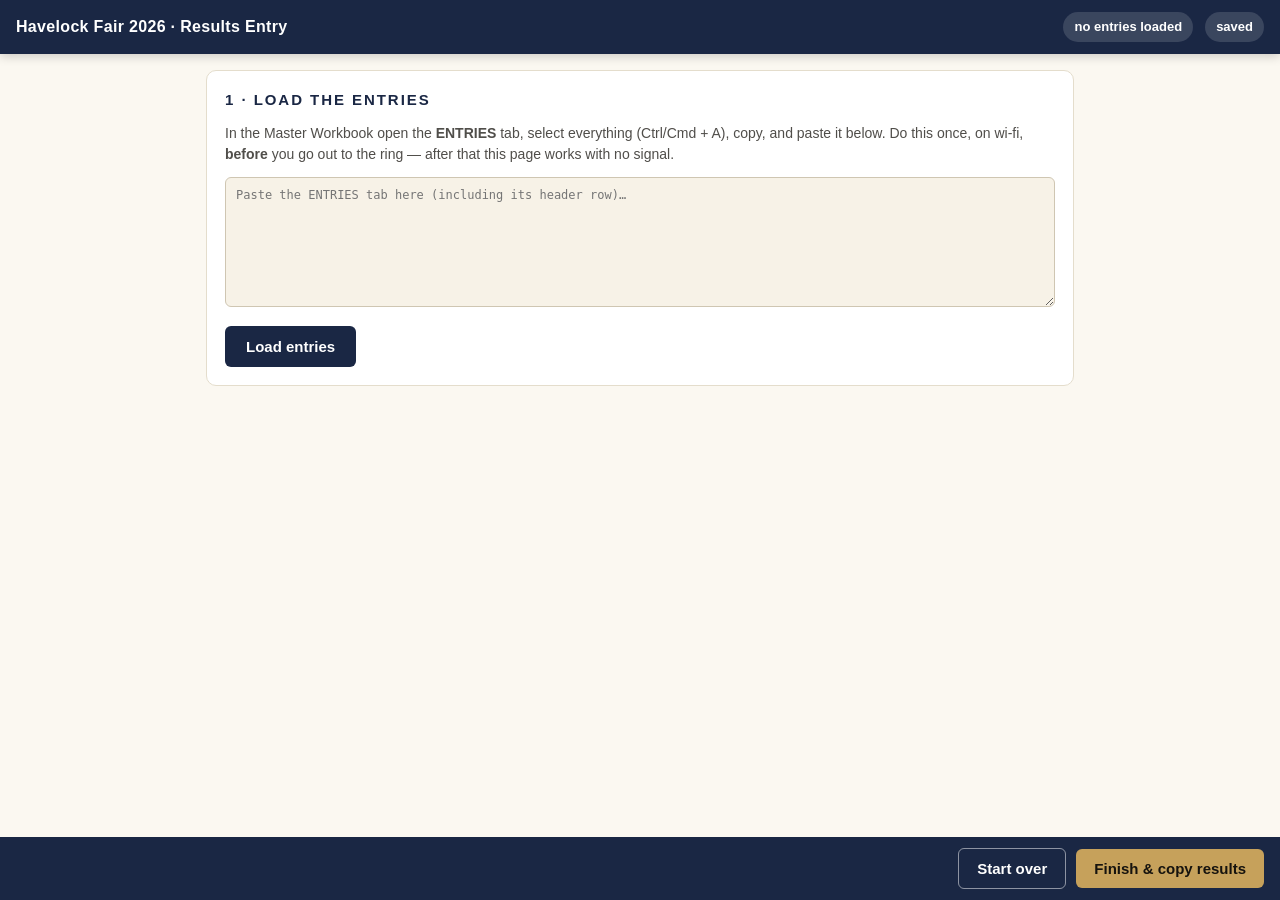
<file: pages/results-entry.html>
<!DOCTYPE html>
<html lang="en">
<head>
<meta charset="UTF-8">
<meta name="viewport" content="width=device-width, initial-scale=1.0">
<meta name="robots" content="noindex, nofollow">
<title>Results Entry — Havelock Fair 2026 (internal)</title>
<!--
  FAIR-DAY RESULTS ENTRY — internal tool, deliberately not in the site nav.

  Why this exists and why it is built this way:
   * The fairgrounds have unreliable signal. This page keeps everything in
     localStorage, so it works with zero bars once loaded and nothing is lost
     if the tab is closed or the phone dies.
   * It has NO backend. Claude cannot deploy Apps Script, and more importantly
     a live write path from a phone in a barn straight into prize money is the
     wrong design. The output is a paste-block a human checks before it goes
     anywhere near a cheque.
   * Judges record ENTRY # and PLACING only. Everything else (class, division,
     section, prize tier, dollar amount) is looked up from the entry number by
     HF_JudgingSystem.gs, so a placing cannot attach to the wrong prize.

  FLOW: paste ENTRIES tab -> judge by section -> copy the two-column block
        -> paste into the RESULTS tab -> HF_calculatePrizes -> HF_verify.
-->
<style>
  :root{
    --navy:#1a2744; --gold:#C6A15B; --gold-br:#E0BE7A;
    --ink:#16130E; --cream:#F7F2E7; --ivory:#FBF8F1;
    --ok:#1f7a3f; --warn:#8a1c1c;
    --sans:'Manrope',-apple-system,BlinkMacSystemFont,'Segoe UI',sans-serif;
  }
  *{box-sizing:border-box}
  body{margin:0;background:var(--ivory);color:var(--ink);font-family:var(--sans);font-size:16px;line-height:1.5}
  header{position:sticky;top:0;z-index:20;background:var(--navy);color:#fff;padding:12px 16px;
         display:flex;align-items:center;gap:12px;flex-wrap:wrap;box-shadow:0 2px 10px rgba(0,0,0,.2)}
  header h1{font-size:16px;margin:0;font-weight:700;letter-spacing:.02em}
  header .spacer{flex:1}
  .pill{background:rgba(255,255,255,.14);padding:5px 11px;border-radius:99px;font-size:13px;font-weight:600;white-space:nowrap}
  .pill.warn{background:var(--warn)}
  main{max-width:900px;margin:0 auto;padding:16px 16px 120px}
  .card{background:#fff;border:1px solid #e4ddcc;border-radius:10px;padding:18px;margin-bottom:16px}
  h2{font-size:15px;text-transform:uppercase;letter-spacing:.13em;color:var(--navy);margin:0 0 12px}
  p.hint{font-size:14px;opacity:.75;margin:0 0 12px}
  textarea{width:100%;min-height:130px;font-family:ui-monospace,Menlo,monospace;font-size:12px;
           border:1px solid #cfc6b2;border-radius:6px;padding:10px;background:var(--cream)}
  button{font-family:var(--sans);font-weight:600;cursor:pointer;border-radius:6px;border:1px solid transparent}
  .btn{background:var(--navy);color:#fff;padding:11px 20px;font-size:15px}
  .btn.ghost{background:transparent;color:var(--navy);border-color:var(--navy)}
  .btn.danger{background:transparent;color:var(--warn);border-color:var(--warn)}
  .btn:disabled{opacity:.4;cursor:not-allowed}
  .row{display:flex;gap:10px;flex-wrap:wrap;align-items:center}
  select,input[type=search]{font-family:var(--sans);font-size:15px;padding:10px;border:1px solid #cfc6b2;
           border-radius:6px;background:#fff;max-width:100%}
  /* section block */
  .sec{background:#fff;border:1px solid #e4ddcc;border-left:4px solid var(--gold);border-radius:8px;
       padding:14px;margin-bottom:14px}
  .sec.done{border-left-color:var(--ok)}
  .sec h3{margin:0 0 2px;font-size:16px}
  .sec .meta{font-size:13px;opacity:.7;margin-bottom:12px}
  .sec .prizes{font-size:12px;letter-spacing:.06em;text-transform:uppercase;opacity:.65;margin-bottom:10px}
  .ent{display:flex;align-items:center;gap:10px;padding:9px 0;border-top:1px solid #f0eade;flex-wrap:wrap}
  .ent .who{flex:1;min-width:150px}
  .ent .who b{display:block;font-size:15px}
  .ent .who span{font-size:13px;opacity:.7}
  .ent .eid{font-family:ui-monospace,monospace;font-size:12px;background:var(--cream);
            padding:3px 7px;border-radius:4px;border:1px solid #e4ddcc}
  .places{display:flex;gap:6px;flex-wrap:wrap}
  .places button{min-width:46px;min-height:44px;background:#fff;border:1px solid #cfc6b2;color:var(--ink);font-size:15px}
  .places button.on{background:var(--navy);color:#fff;border-color:var(--navy)}
  .places button.on.nomoney{background:#6b6255;border-color:#6b6255}
  .dupe{color:var(--warn);font-size:13px;font-weight:600;margin-top:8px}
  .noprize{font-size:12px;background:#efe9db;border-radius:4px;padding:2px 8px;letter-spacing:.05em}
  footer.bar{position:fixed;left:0;right:0;bottom:0;background:var(--navy);color:#fff;padding:11px 16px;
             display:flex;gap:10px;align-items:center;flex-wrap:wrap;z-index:20}
  footer.bar .grow{flex:1;font-size:14px}
  footer.bar button{padding:11px 18px;font-size:15px;background:var(--gold);color:var(--ink);border:none}
  footer.bar button.ghost{background:transparent;color:#fff;border:1px solid rgba(255,255,255,.5)}
  .hide{display:none}
  @media (max-width:560px){ .ent .who{min-width:100%} }
</style>
</head>
<body>

<header>
  <h1>Havelock Fair 2026 · Results Entry</h1>
  <span class="spacer"></span>
  <span class="pill" id="pill-progress">no entries loaded</span>
  <span class="pill" id="pill-saved">saved</span>
</header>

<main>

  <!-- STEP 1 — load entries -->
  <section class="card" id="step-load">
    <h2>1 · Load the entries</h2>
    <p class="hint">
      In the Master Workbook open the <b>ENTRIES</b> tab, select everything
      (Ctrl/Cmd&nbsp;+&nbsp;A), copy, and paste it below. Do this once, on wi-fi,
      <b>before</b> you go out to the ring — after that this page works with no signal.
    </p>
    <textarea id="paste" placeholder="Paste the ENTRIES tab here (including its header row)…"></textarea>
    <div class="row" style="margin-top:12px">
      <button class="btn" id="btn-load">Load entries</button>
      <span id="load-msg" class="hint" style="margin:0"></span>
    </div>
  </section>

  <!-- STEP 2 — judge -->
  <section class="card hide" id="step-filter">
    <h2>2 · Record placings</h2>
    <div class="row">
      <select id="f-class"></select>
      <input type="search" id="f-search" placeholder="Find exhibitor, animal or entry #">
      <label class="row" style="gap:6px;font-size:14px">
        <input type="checkbox" id="f-todo"> only sections still to judge
      </label>
    </div>
  </section>

  <div id="sections"></div>

</main>

<footer class="bar hide" id="bar">
  <span class="grow" id="bar-msg"></span>
  <button class="ghost" id="btn-reset">Start over</button>
  <button id="btn-export">Finish &amp; copy results</button>
</footer>

<!-- STEP 3 — export -->
<section class="card hide" id="step-export" style="max-width:900px;margin:0 auto 140px;">
  <h2>3 · Paste into the RESULTS tab</h2>
  <p class="hint">
    Two columns: <b>ENTRY #</b> and <b>PLACING</b>. In the Master Workbook open
    <b>RESULTS</b>, click the first empty cell under <b>ENTRY #</b>, and paste.
    Then run <b>HF_calculatePrizes</b> and <b>HF_verify</b> from the
    🏆&nbsp;Havelock&nbsp;Fair menu. Nothing is final until <b>HF_verify</b> passes.
  </p>
  <textarea id="out" readonly style="min-height:200px"></textarea>
  <div class="row" style="margin-top:12px">
    <button class="btn" id="btn-copy">Copy to clipboard</button>
    <button class="btn ghost" id="btn-csv">Download CSV</button>
    <button class="btn ghost" id="btn-back">Back to judging</button>
    <span class="hint" id="copy-msg" style="margin:0"></span>
  </div>
</section>

<script>
(function(){
  'use strict';
  var KEY = 'hf-results-2026';
  var PLACES = ['1','2','3','4','HM','DQ'];      // HM/DQ carry no prize money
  var NO_MONEY = { HM:1, DQ:1 };
  var entries = [], placings = {};

  var $ = function(id){ return document.getElementById(id); };
  // Older webviews and some kiosk browsers lack scrollIntoView options; never
  // let a scroll convenience break the export flow on fair day.
  function scrollTo_(el){ try{ el.scrollIntoView({behavior:'smooth'}); }catch(e){ try{ el.scrollIntoView(); }catch(e2){} } }

  /* ---------- persistence ---------- */
  function save(){
    try{
      localStorage.setItem(KEY, JSON.stringify({ entries: entries, placings: placings }));
      flash('saved');
    }catch(e){ flash('SAVE FAILED — copy your results now', true); }
  }
  function load(){
    try{
      var raw = localStorage.getItem(KEY);
      if(!raw) return false;
      var d = JSON.parse(raw);
      if(!d.entries || !d.entries.length) return false;
      entries = d.entries; placings = d.placings || {};
      return true;
    }catch(e){ return false; }
  }
  var flashT;
  function flash(msg, bad){
    var el = $('pill-saved');
    el.textContent = msg;
    el.className = 'pill' + (bad ? ' warn' : '');
    clearTimeout(flashT);
    if(!bad) flashT = setTimeout(function(){ el.textContent = 'saved'; }, 1200);
  }

  /* ---------- parsing the ENTRIES paste ---------- */
  function parse(text){
    var lines = text.replace(/\r/g,'').split('\n').filter(function(l){ return l.trim() !== ''; });
    if(lines.length < 2) throw new Error('Nothing to read — paste the ENTRIES tab including its header row.');
    var delim = lines[0].indexOf('\t') !== -1 ? '\t' : ',';
    var hdr = lines[0].split(delim).map(function(h){ return h.trim().toUpperCase(); });
    function col(name){ return hdr.indexOf(name); }
    var iId = col('ENTRY #');
    if(iId === -1) throw new Error('No "ENTRY #" column found. Make sure the header row is included.');
    var idx = {
      id:iId, ex:col('EXHIBITOR #'), name:col('EXHIBITOR NAME'),
      cls:col('CLASS #'), clsName:col('CLASS NAME'), div:col('DIVISION'),
      code:col('SECTION CODE'), desc:col('SECTION DESCRIPTION'), tier:col('PRIZE TIER'),
      p1:col('1ST ($)'), p2:col('2ND ($)'), p3:col('3RD ($)'), p4:col('4TH ($)'),
      animal:col('ANIMAL NAME'), tag:col('REG # / ATQ #')
    };
    var out = [];
    for(var i=1;i<lines.length;i++){
      var c = lines[i].split(delim);
      var id = (c[idx.id]||'').trim();
      if(!/^E\d+/.test(id)) continue;                 // skips the ⚠ NEEDS ATTENTION block
      function g(k){ return idx[k] > -1 ? (c[idx[k]]||'').trim() : ''; }
      out.push({
        id:id, ex:g('ex'), name:g('name'),
        cls:g('cls'), clsName:g('clsName'), div:g('div'),
        code:g('code'), desc:g('desc'), tier:g('tier'),
        p1:g('p1'), p2:g('p2'), p3:g('p3'), p4:g('p4'),
        animal:g('animal'), tag:g('tag')
      });
    }
    if(!out.length) throw new Error('Found the header but no entry rows. Did HF_buildEntries run?');
    return out;
  }

  /* ---------- grouping ---------- */
  function groupKey(e){ return [e.cls, e.div, e.code].join('||'); }
  function groups(){
    var m = {}, order = [];
    entries.forEach(function(e){
      var k = groupKey(e);
      if(!m[k]){ m[k] = []; order.push(k); }
      m[k].push(e);
    });
    order.sort(function(a,b){
      var A=a.split('||'), B=b.split('||');
      return (parseInt(A[0]||0,10)-parseInt(B[0]||0,10)) ||
             String(A[1]).localeCompare(String(B[1])) ||
             (parseInt(A[2]||0,10)-parseInt(B[2]||0,10));
    });
    return { map:m, order:order };
  }
  function judged(list){ return list.some(function(e){ return placings[e.id]; }); }

  /* ---------- render ---------- */
  function render(){
    var g = groups(), host = $('sections');
    var fCls = $('f-class').value, q = $('f-search').value.trim().toLowerCase(), todo = $('f-todo').checked;
    host.innerHTML = '';
    var shown = 0;

    g.order.forEach(function(k){
      var list = g.map[k], h = list[0];
      if(fCls && String(h.cls) !== fCls) return;
      if(todo && judged(list)) return;
      if(q){
        var hit = list.some(function(e){
          return (e.name+' '+e.animal+' '+e.id+' '+e.tag).toLowerCase().indexOf(q) !== -1;
        }) || (h.desc||'').toLowerCase().indexOf(q) !== -1;
        if(!hit) return;
      }
      shown++;

      var noPrize = /NO PRIZE/i.test(h.tier || '');
      var sec = document.createElement('div');
      sec.className = 'sec' + (judged(list) ? ' done' : '');

      var head = '<h3>' + esc(h.clsName || ('Class ' + h.cls)) + '</h3>' +
        '<div class="meta">' + (h.div ? esc(h.div) + ' &middot; ' : '') +
        'Section ' + esc(h.code) + ' — ' + esc(h.desc) + '</div>';
      head += noPrize
        ? '<div class="prizes"><span class="noprize">Position only — no prize money</span></div>'
        : '<div class="prizes">1st ' + money(h.p1) + ' &middot; 2nd ' + money(h.p2) +
          ' &middot; 3rd ' + money(h.p3) + (money(h.p4) !== '—' ? ' &middot; 4th ' + money(h.p4) : '') + '</div>';
      sec.innerHTML = head;

      list.forEach(function(e){
        var row = document.createElement('div');
        row.className = 'ent';
        var sub = [e.animal, e.tag].filter(Boolean).join(' · ');
        row.innerHTML = '<span class="eid">' + esc(e.id) + '</span>' +
          '<span class="who"><b>' + esc(e.name || '(no name)') + '</b>' +
          (sub ? '<span>' + esc(sub) + '</span>' : '') + '</span>';
        var box = document.createElement('span');
        box.className = 'places';
        PLACES.forEach(function(p){
          var b = document.createElement('button');
          b.textContent = p === '1' ? '1st' : p === '2' ? '2nd' : p === '3' ? '3rd' : p === '4' ? '4th' : p;
          b.className = (placings[e.id] === p ? 'on' : '') + (NO_MONEY[p] ? ' nomoney' : '');
          b.setAttribute('aria-pressed', placings[e.id] === p ? 'true' : 'false');
          b.onclick = function(){
            if(placings[e.id] === p) delete placings[e.id]; else placings[e.id] = p;
            save(); render();
          };
          box.appendChild(b);
        });
        row.appendChild(box);
        sec.appendChild(row);
      });

      // two 1st places in one section is a real, expensive mistake — say so loudly
      var seen = {}, dupes = [];
      list.forEach(function(e){
        var p = placings[e.id];
        if(!p || NO_MONEY[p]) return;
        if(seen[p]) dupes.push(p); else seen[p] = 1;
      });
      if(dupes.length){
        var w = document.createElement('div');
        w.className = 'dupe';
        w.textContent = '⚠ ' + dupes.map(ord).join(' and ') + ' given more than once in this section — check before finishing.';
        sec.appendChild(w);
      }
      host.appendChild(sec);
    });

    if(!shown){
      host.innerHTML = '<div class="card"><p class="hint" style="margin:0">' +
        (todo ? 'Every section matching this filter has been judged.' : 'Nothing matches that filter.') + '</p></div>';
    }
    updateProgress();
  }
  function ord(p){ return p==='1'?'1st':p==='2'?'2nd':p==='3'?'3rd':'4th'; }
  function money(v){ var n = parseFloat(String(v).replace(/[^0-9.]/g,'')); return (!n || isNaN(n)) ? '—' : '$' + n; }
  function esc(s){ return String(s===undefined||s===null?'':s).replace(/[&<>"]/g, function(c){
    return {'&':'&amp;','<':'&lt;','>':'&gt;','"':'&quot;'}[c]; }); }

  function updateProgress(){
    var g = groups();
    var total = g.order.length;
    var done = g.order.filter(function(k){ return judged(g.map[k]); }).length;
    var n = Object.keys(placings).length;
    $('pill-progress').textContent = done + '/' + total + ' sections · ' + n + ' placings';
    $('bar-msg').textContent = n
      ? n + ' placing' + (n>1?'s':'') + ' recorded across ' + done + ' section' + (done>1?'s':'') + '.'
      : 'Tap a placing next to an exhibitor. Everything saves on this device as you go.';
  }

  function buildClassFilter(){
    var seen = {}, opts = ['<option value="">All classes</option>'];
    entries.forEach(function(e){
      if(seen[e.cls]) return; seen[e.cls] = 1;
      opts.push('<option value="' + esc(e.cls) + '">' + esc(e.clsName || ('Class ' + e.cls)) + '</option>');
    });
    $('f-class').innerHTML = opts.join('');
  }

  function showJudging(){
    $('step-load').classList.add('hide');
    $('step-filter').classList.remove('hide');
    $('bar').classList.remove('hide');
    $('step-export').classList.add('hide');
    buildClassFilter();
    render();
  }

  /* ---------- export ---------- */
  function exportRows(){
    var g = groups(), rows = [];
    g.order.forEach(function(k){
      g.map[k].forEach(function(e){
        if(placings[e.id]) rows.push([e.id, placings[e.id]]);
      });
    });
    return rows;
  }

  /* ---------- wiring ---------- */
  $('btn-load').onclick = function(){
    try{
      entries = parse($('paste').value);
      placings = placings || {};
      save();
      $('load-msg').textContent = entries.length + ' entries loaded.';
      showJudging();
    }catch(err){
      $('load-msg').textContent = '⚠ ' + err.message;
    }
  };
  $('f-class').onchange = render;
  $('f-todo').onchange = render;
  $('f-search').oninput = render;

  $('btn-export').onclick = function(){
    var rows = exportRows();
    if(!rows.length){ alert('No placings recorded yet.'); return; }
    $('out').value = 'ENTRY #\tPLACING\n' + rows.map(function(r){ return r[0] + '\t' + r[1]; }).join('\n');
    $('step-export').classList.remove('hide');
    scrollTo_($('step-export'));
  };
  $('btn-back').onclick = function(){
    $('step-export').classList.add('hide');
    try{ window.scrollTo({top:0,behavior:'smooth'}); }catch(e){}
  };
  $('btn-copy').onclick = function(){
    var t = $('out');
    t.select(); t.setSelectionRange(0, 999999);
    var ok = false;
    try{ ok = document.execCommand('copy'); }catch(e){}
    if(navigator.clipboard && !ok){ navigator.clipboard.writeText(t.value).then(function(){ $('copy-msg').textContent='Copied.'; }); }
    else $('copy-msg').textContent = ok ? 'Copied.' : 'Select the text above and copy manually.';
  };
  $('btn-csv').onclick = function(){
    var rows = exportRows();
    var csv = 'ENTRY #,PLACING\n' + rows.map(function(r){ return r[0] + ',' + r[1]; }).join('\n');
    var a = document.createElement('a');
    a.href = URL.createObjectURL(new Blob([csv], {type:'text/csv'}));
    a.download = 'havelock-results-' + new Date().toISOString().slice(0,10) + '.csv';
    document.body.appendChild(a); a.click(); a.remove();
  };
  $('btn-reset').onclick = function(){
    if(!confirm('This clears every placing recorded on this device. Copy your results first if you have not.\n\nStart over?')) return;
    localStorage.removeItem(KEY); entries = []; placings = {};
    $('paste').value = ''; $('load-msg').textContent = '';
    $('step-load').classList.remove('hide'); $('step-filter').classList.add('hide');
    $('bar').classList.add('hide'); $('step-export').classList.add('hide');
    $('sections').innerHTML = ''; $('pill-progress').textContent = 'no entries loaded';
  };

  // warn before leaving with unexported work
  window.addEventListener('beforeunload', function(ev){
    if(Object.keys(placings).length && $('step-export').classList.contains('hide')){
      ev.preventDefault(); ev.returnValue = '';
    }
  });

  if(load()) showJudging();
})();
</script>
</body>
</html>
</file>
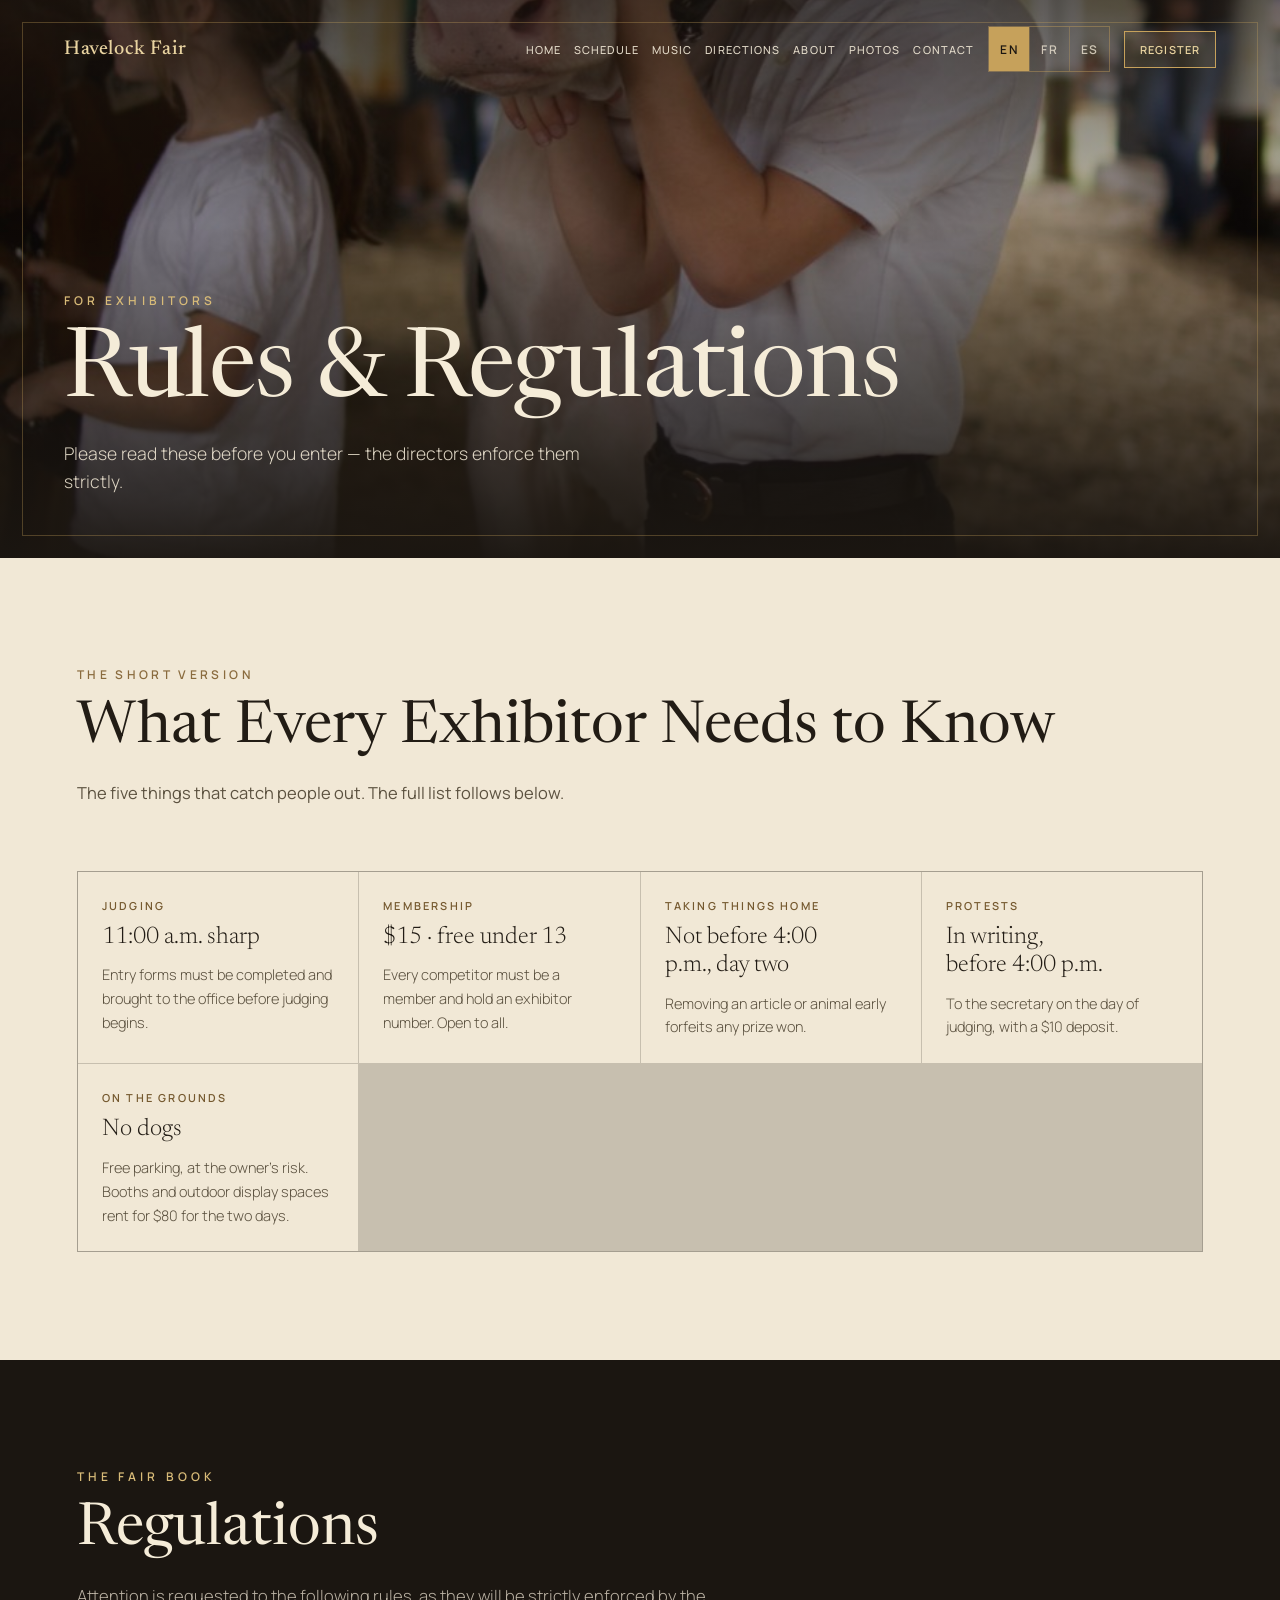
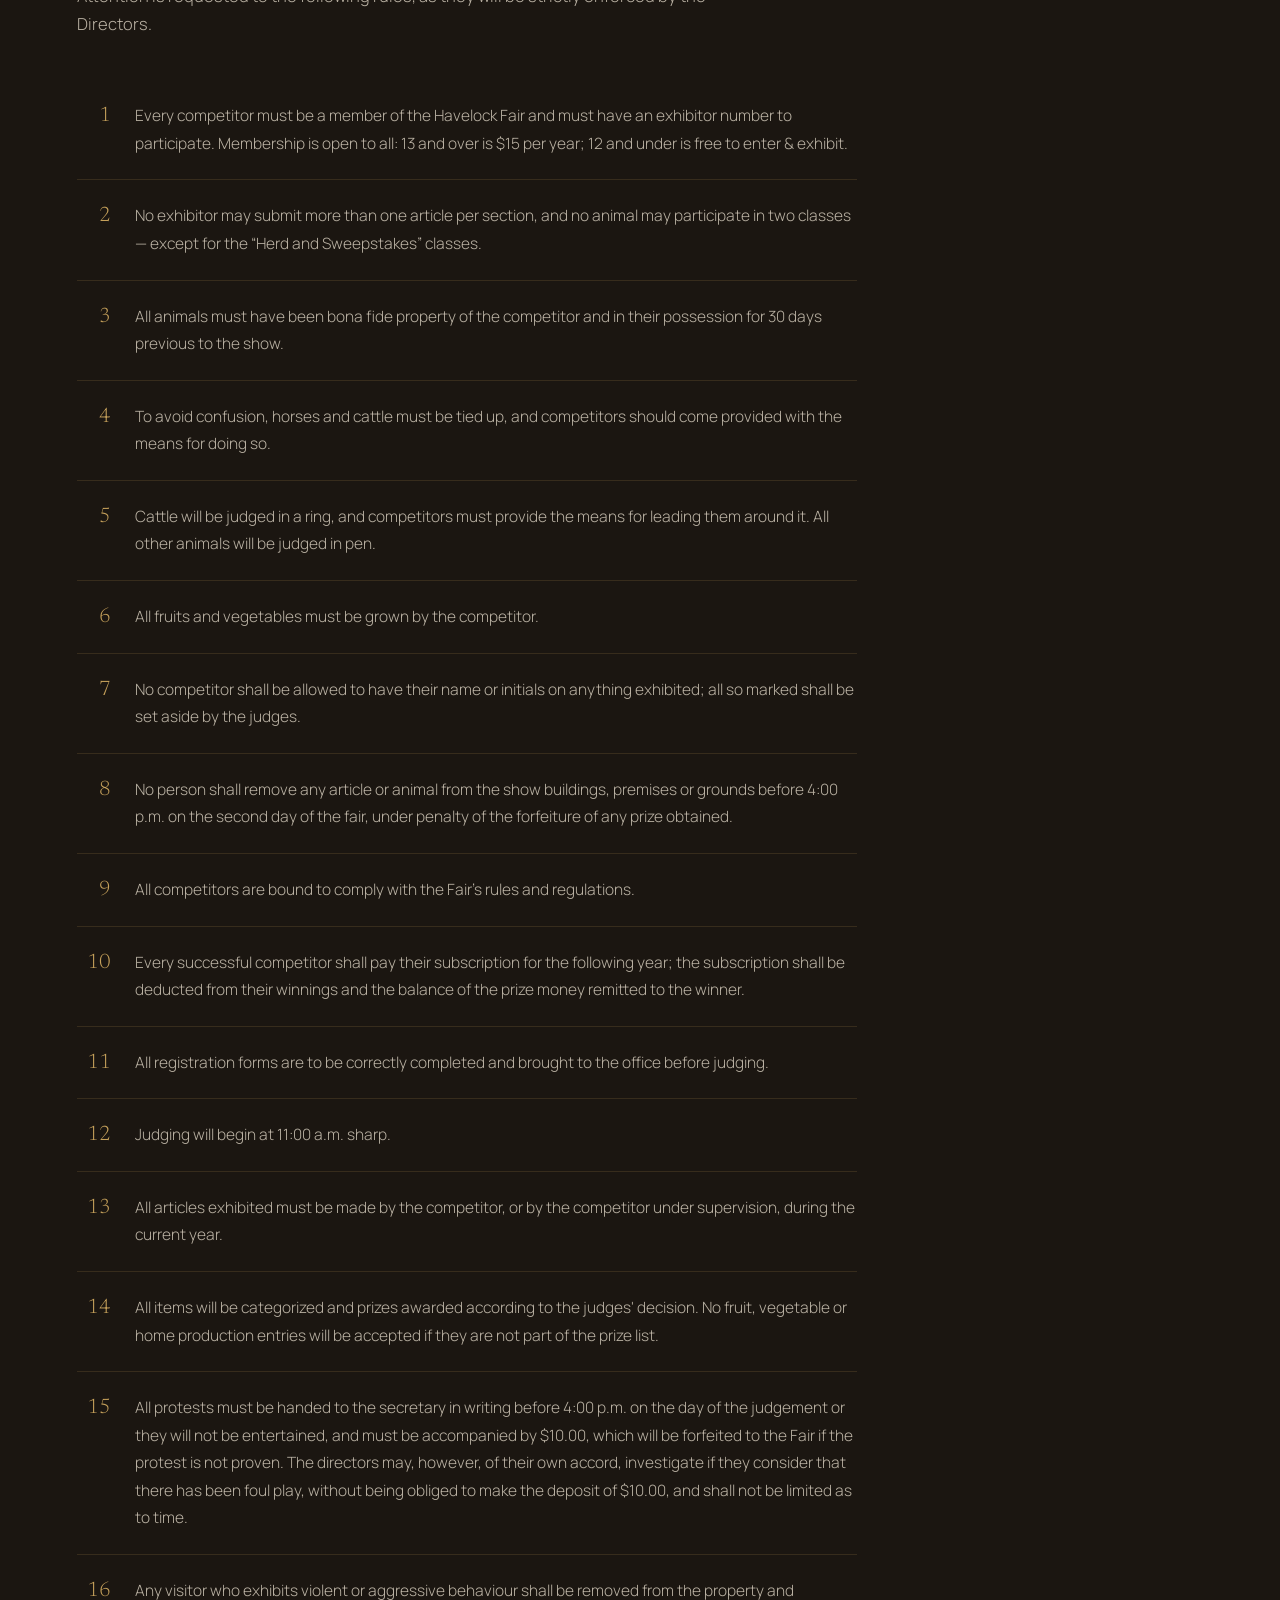
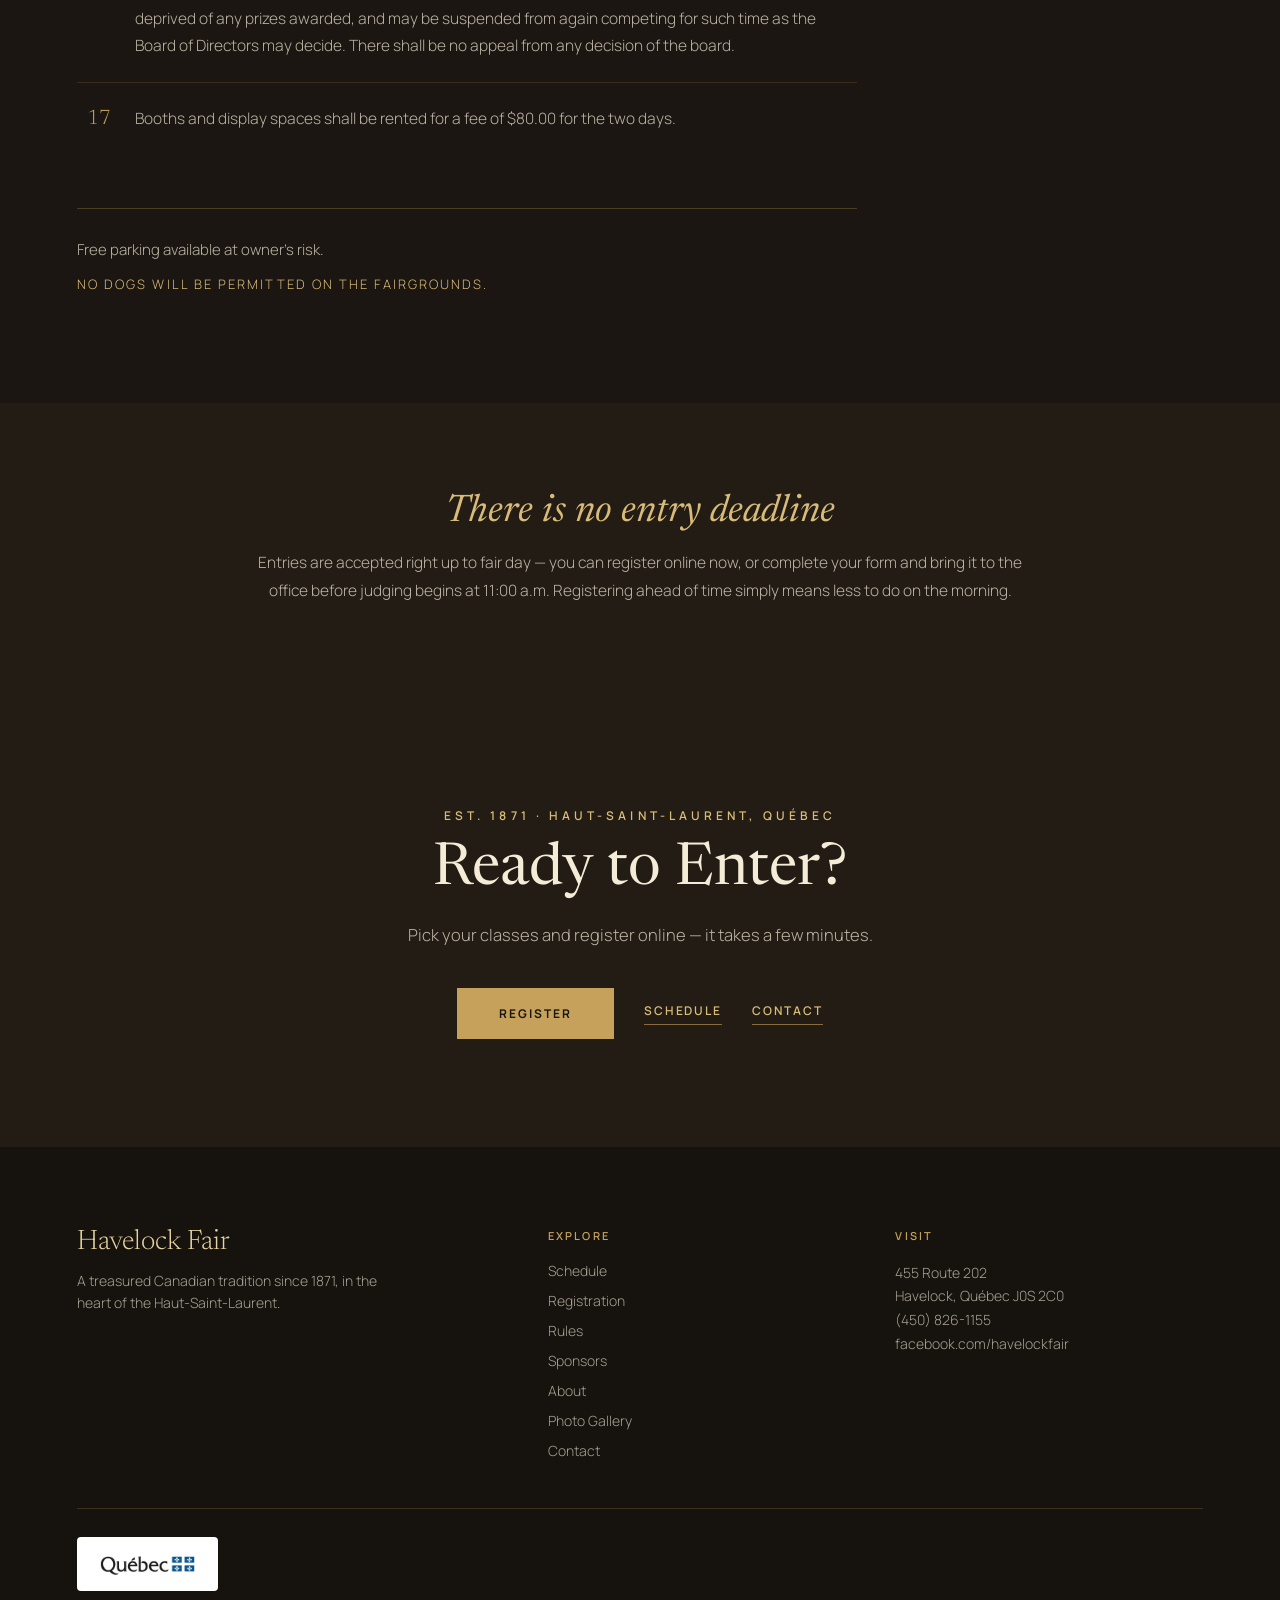
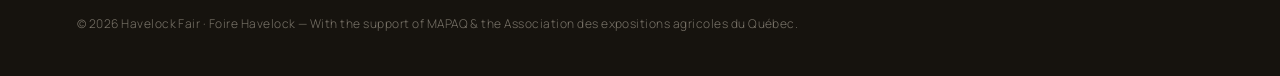
<file: pages/rules.html>
<!DOCTYPE html>
<html lang="en">
<head>
  <meta charset="UTF-8">
  <meta name="viewport" content="width=device-width, initial-scale=1.0">
  <title>Rules &amp; Regulations — Havelock Fair 2026 | Règlements — Foire Havelock</title>
  <meta name="description" content="The Havelock Fair's exhibitor rules and regulations — membership, entry, judging at 11:00 a.m. sharp, protests, and grounds rules. Règlements de la Foire Havelock.">
  <meta property="og:title" content="Rules &amp; Regulations — Havelock Fair">
  <meta property="og:description" content="The rules every exhibitor should read before entering, straight from the 2026 fair book.">
  <link rel="canonical" href="https://havelockfair.ca/pages/rules.html">
  <link rel="preconnect" href="https://fonts.googleapis.com">
  <link rel="preconnect" href="https://fonts.gstatic.com" crossorigin>
  <link href="https://fonts.googleapis.com/css2?family=Manrope:wght@300;400;500;600;700&family=Newsreader:ital,opsz,wght@0,6..72,300;0,6..72,400;0,6..72,500;0,6..72,600;1,6..72,300;1,6..72,400;1,6..72,500&family=Spectral:ital,wght@0,300;0,400;0,500;1,400&display=swap" rel="stylesheet">
  <link rel="stylesheet" href="../css/heritage.css">
  <link rel="stylesheet" href="../css/heritage-pages.css">
</head>
<body data-nav="rules">

  <!-- ========== PAGE HERO ========== -->
  <section class="hf-page-hero">
    <img src="../images/gallery/showmen-calf.jpg" alt="Two young showmen presenting their calf to a judge at the Havelock Fair">
    <div class="hf-page-hero-scrim"></div>
    <div class="hf-frame"></div>
    <div class="hf-page-hero-copy">
      <div class="hf-eyebrow hf-eyebrow--bright" data-i18n="rules_tag">For Exhibitors</div>
      <h1 class="hf-page-title" data-i18n="rules_page_title">Rules &amp; Regulations</h1>
      <p class="hf-page-lede" data-i18n="rules_page_subtitle">Please read these before you enter — the directors enforce them strictly.</p>
    </div>
  </section>

  <!-- ========== AT A GLANCE ========== -->
  <section class="hf-sec hf-sec--ivory">
    <div class="hf-sec-inner">
      <div class="hf-sec-head" data-reveal>
        <span class="hf-eyebrow hf-eyebrow--bronze" data-i18n="rules_glance_tag">The Short Version</span>
        <h2 class="hf-sec-h2" data-i18n="rules_glance_title">What Every Exhibitor Needs to Know</h2>
        <p class="hf-sec-lede" data-i18n="rules_glance_lede">The five things that catch people out. The full list follows below.</p>
      </div>
      <div class="hf-facts" data-reveal>
        <div class="hf-fact">
          <div class="hf-fact-k" data-i18n="rules_fact_judging_k">Judging</div>
          <div class="hf-fact-v" data-i18n="rules_fact_judging_v">11:00 a.m. sharp</div>
          <p class="hf-fact-note" data-i18n="rules_fact_judging_n">Entry forms must be completed and brought to the office before judging begins.</p>
        </div>
        <div class="hf-fact">
          <div class="hf-fact-k" data-i18n="rules_fact_member_k">Membership</div>
          <div class="hf-fact-v" data-i18n="rules_fact_member_v">$15 · free under 13</div>
          <p class="hf-fact-note" data-i18n="rules_fact_member_n">Every competitor must be a member and hold an exhibitor number. Open to all.</p>
        </div>
        <div class="hf-fact">
          <div class="hf-fact-k" data-i18n="rules_fact_removal_k">Taking things home</div>
          <div class="hf-fact-v" data-i18n="rules_fact_removal_v">Not before 4:00 p.m., day two</div>
          <p class="hf-fact-note" data-i18n="rules_fact_removal_n">Removing an article or animal early forfeits any prize won.</p>
        </div>
        <div class="hf-fact">
          <div class="hf-fact-k" data-i18n="rules_fact_protest_k">Protests</div>
          <div class="hf-fact-v" data-i18n="rules_fact_protest_v">In writing, before 4:00 p.m.</div>
          <p class="hf-fact-note" data-i18n="rules_fact_protest_n">To the secretary on the day of judging, with a $10 deposit.</p>
        </div>
        <div class="hf-fact">
          <div class="hf-fact-k" data-i18n="rules_fact_dogs_k">On the grounds</div>
          <div class="hf-fact-v" data-i18n="rules_fact_dogs_v">No dogs</div>
          <p class="hf-fact-note" data-i18n="rules_fact_dogs_n">Free parking, at the owner's risk. Booths and outdoor display spaces rent for $80 for the two days.</p>
        </div>
      </div>
    </div>
  </section>

  <!-- ========== THE REGULATIONS ========== -->
  <section class="hf-sec">
    <div class="hf-sec-inner">
      <div class="hf-sec-head" data-reveal>
        <span class="hf-eyebrow hf-eyebrow--bright" data-i18n="rules_full_tag">The Fair Book</span>
        <h2 class="hf-sec-h2" data-i18n="rules_full_title">Regulations</h2>
        <p class="hf-sec-lede" data-i18n="rules_full_lede">Attention is requested to the following rules, as they will be strictly enforced by the Directors.</p>
      </div>
      <ol class="hf-rules" data-reveal>
        <li data-i18n="rules_r1">Every competitor must be a member of the Havelock Fair and must have an exhibitor number to participate. Membership is open to all: 13 and over is $15 per year; 12 and under is free to enter &amp; exhibit.</li>
        <li data-i18n="rules_r2">No exhibitor may submit more than one article per section, and no animal may participate in two classes — except for the &ldquo;Herd and Sweepstakes&rdquo; classes.</li>
        <li data-i18n="rules_r3">All animals must have been bona fide property of the competitor and in their possession for 30 days previous to the show.</li>
        <li data-i18n="rules_r4">To avoid confusion, horses and cattle must be tied up, and competitors should come provided with the means for doing so.</li>
        <li data-i18n="rules_r5">Cattle will be judged in a ring, and competitors must provide the means for leading them around it. All other animals will be judged in pen.</li>
        <li data-i18n="rules_r6">All fruits and vegetables must be grown by the competitor.</li>
        <li data-i18n="rules_r7">No competitor shall be allowed to have their name or initials on anything exhibited; all so marked shall be set aside by the judges.</li>
        <li data-i18n="rules_r8">No person shall remove any article or animal from the show buildings, premises or grounds before 4:00 p.m. on the second day of the fair, under penalty of the forfeiture of any prize obtained.</li>
        <li data-i18n="rules_r9">All competitors are bound to comply with the Fair's rules and regulations.</li>
        <li data-i18n="rules_r10">Every successful competitor shall pay their subscription for the following year; the subscription shall be deducted from their winnings and the balance of the prize money remitted to the winner.</li>
        <li data-i18n="rules_r11">All registration forms are to be correctly completed and brought to the office before judging.</li>
        <li data-i18n="rules_r12">Judging will begin at 11:00 a.m. sharp.</li>
        <li data-i18n="rules_r13">All articles exhibited must be made by the competitor, or by the competitor under supervision, during the current year.</li>
        <li data-i18n="rules_r14">All items will be categorized and prizes awarded according to the judges' decision. No fruit, vegetable or home production entries will be accepted if they are not part of the prize list.</li>
        <li data-i18n="rules_r15">All protests must be handed to the secretary in writing before 4:00 p.m. on the day of the judgement or they will not be entertained, and must be accompanied by $10.00, which will be forfeited to the Fair if the protest is not proven. The directors may, however, of their own accord, investigate if they consider that there has been foul play, without being obliged to make the deposit of $10.00, and shall not be limited as to time.</li>
        <li data-i18n="rules_r16">Any visitor who exhibits violent or aggressive behaviour shall be removed from the property and deprived of any prizes awarded, and may be suspended from again competing for such time as the Board of Directors may decide. There shall be no appeal from any decision of the board.</li>
        <li data-i18n="rules_r17">Booths and display spaces shall be rented for a fee of $80.00 for the two days.</li>
      </ol>
      <div class="hf-rules-foot" data-reveal>
        <p data-i18n="rules_parking">Free parking available at owner's risk.</p>
        <p class="hf-rules-shout" data-i18n="rules_nodogs">No dogs will be permitted on the fairgrounds.</p>
      </div>
    </div>
  </section>

  <!-- ========== ENTRY WINDOW NOTE ========== -->
  <section class="hf-note">
    <div data-reveal>
      <h2 class="hf-note-title" data-i18n="rules_note_title">There is no entry deadline</h2>
      <p data-i18n="rules_note_text">Entries are accepted right up to fair day — you can register online now, or complete your form and bring it to the office before judging begins at 11:00 a.m. Registering ahead of time simply means less to do on the morning.</p>
    </div>
  </section>

  <!-- ========== CTA ========== -->
  <section class="hf-sec hf-sec--charcoal hf-cta-sec">
    <div class="hf-sec-inner" data-reveal>
      <span class="hf-eyebrow hf-eyebrow--bright" data-i18n="hero_eyebrow">Est. 1871 &middot; Haut-Saint-Laurent, Qu&eacute;bec</span>
      <h2 class="hf-sec-h2" style="margin-top: 16px;" data-i18n="rules_cta_title">Ready to Enter?</h2>
      <p class="hf-sec-lede" data-i18n="rules_cta_text">Pick your classes and register online — it takes a few minutes.</p>
      <div class="hf-cta-row">
        <a href="registration.html" class="hf-btn-gold" data-i18n="nav_tickets">Register</a>
        <a href="schedule.html" class="hf-link-line" data-i18n="nav_schedule">Schedule</a>
        <a href="contact.html" class="hf-link-line" data-i18n="nav_contact">Contact</a>
      </div>
    </div>
  </section>

  <!-- Scripts (order matters: chrome → i18n) -->
  <script src="../js/heritage-chrome.js"></script>
  <script src="../js/i18n.js"></script>
</body>
</html>
</file>
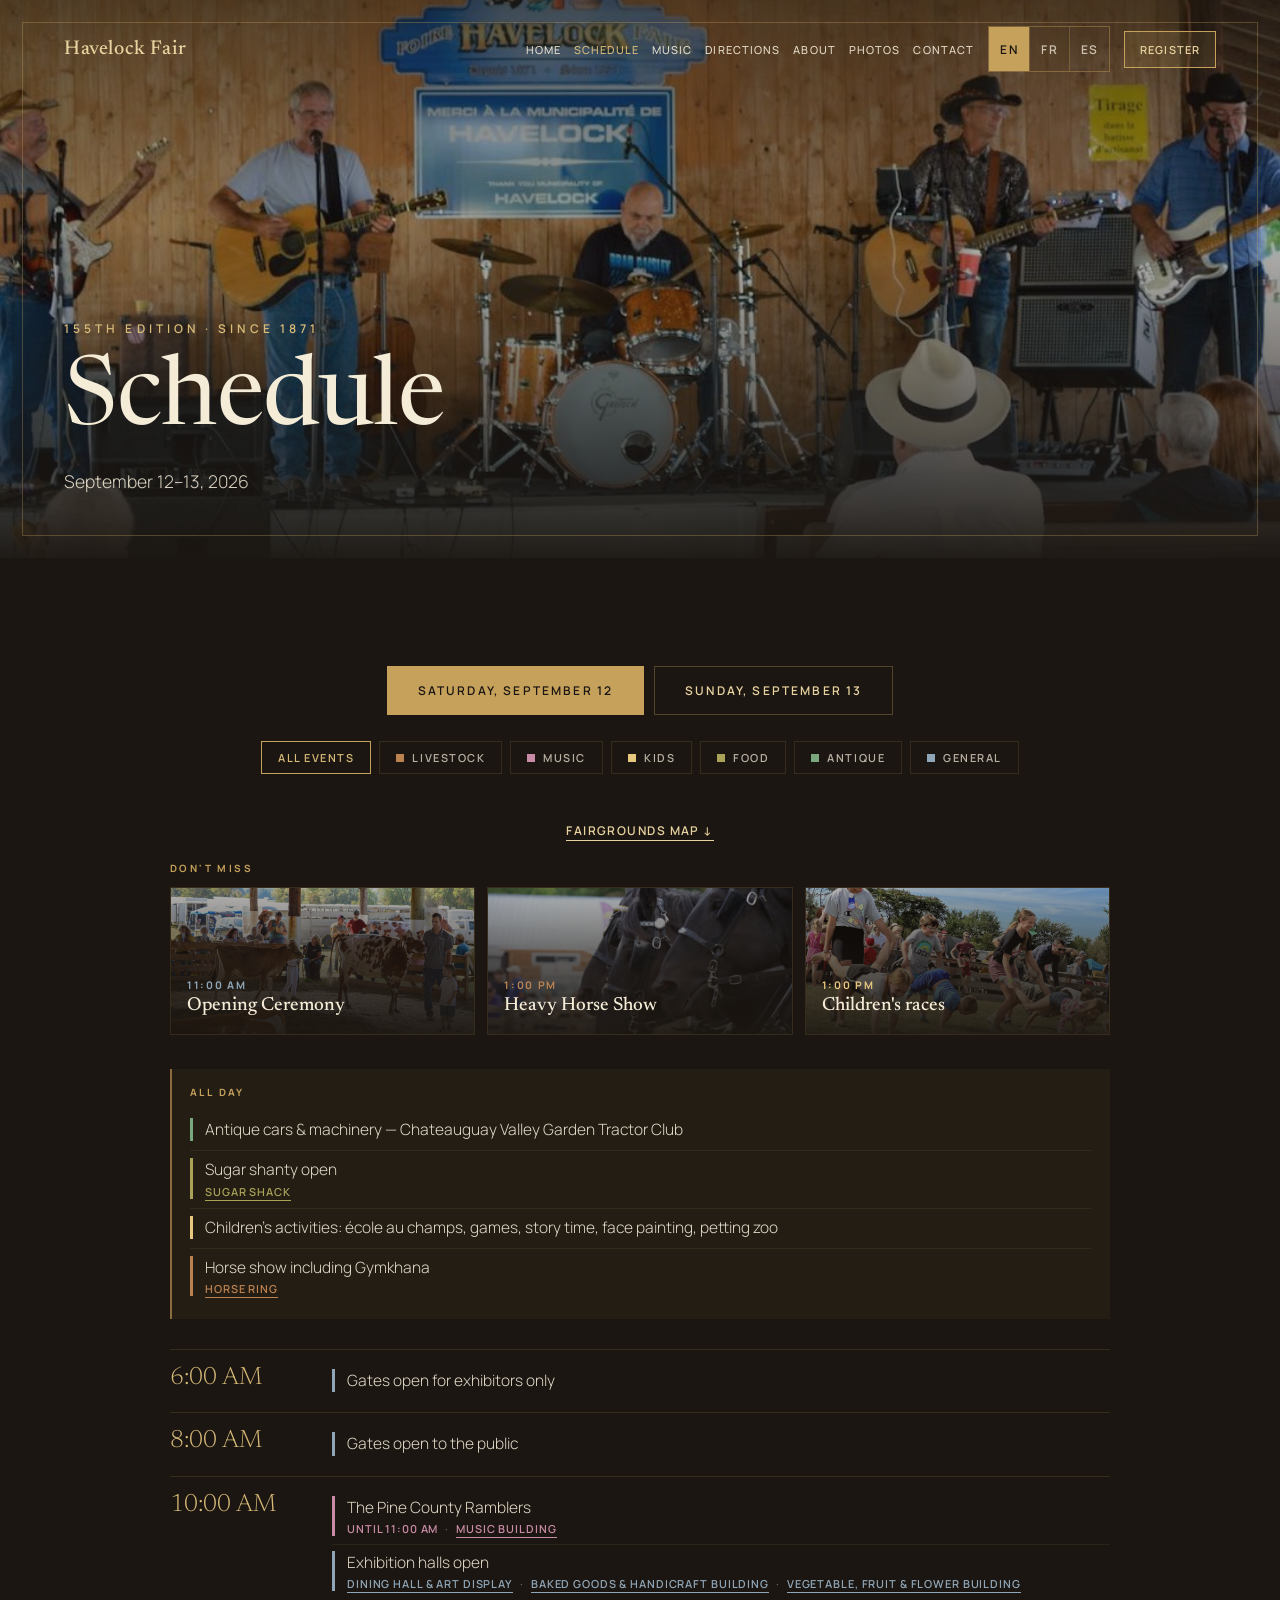
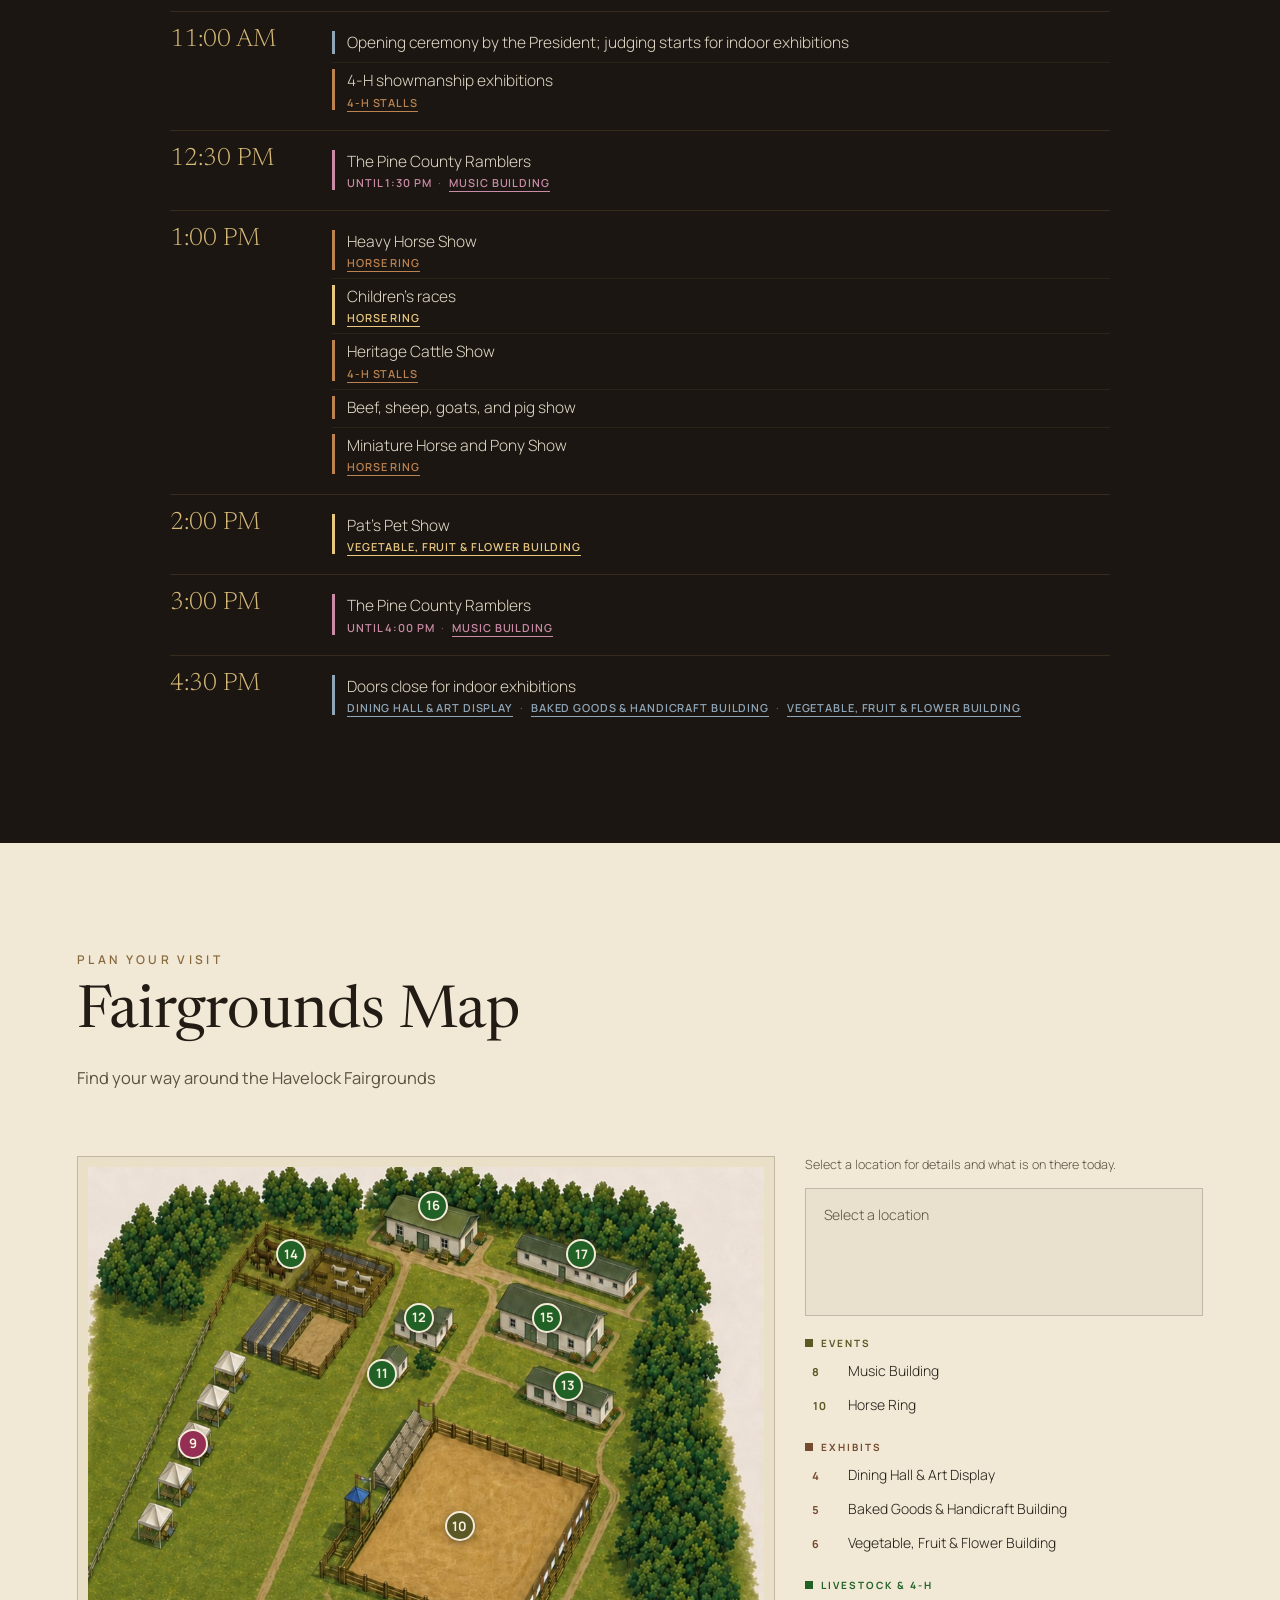
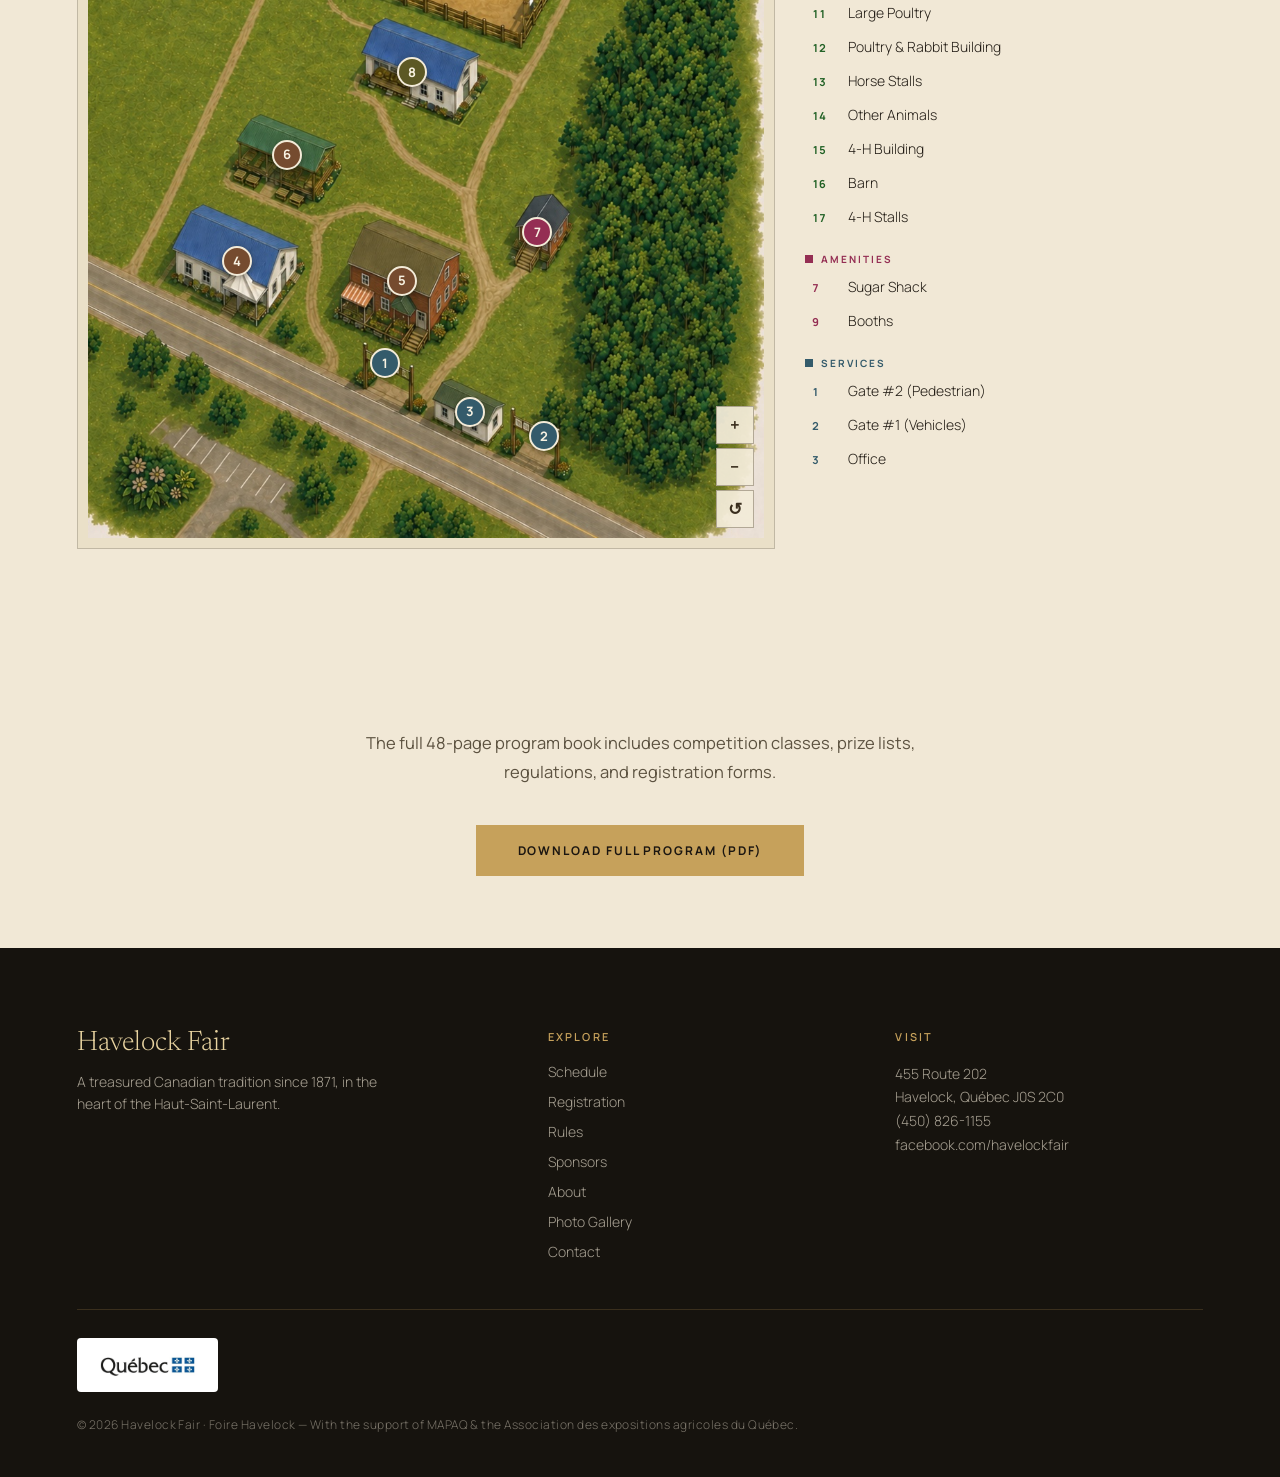
<file: pages/schedule.html>
<!DOCTYPE html>
<html lang="en">
<head>
  <meta charset="UTF-8">
  <meta name="viewport" content="width=device-width, initial-scale=1.0">
  <title>Schedule — Havelock Fair 2026 | Horaire</title>
  <meta name="description" content="Full schedule for the 2026 Havelock Fair, September 12-13. Livestock shows, live music, children's activities, antique tractors, and more in Havelock, Quebec.">
  <meta property="og:title" content="Schedule — Havelock Fair 2026">
  <meta property="og:description" content="Two days of livestock shows, live music, children's activities, and community spirit.">
  <link rel="canonical" href="https://havelockfair.ca/pages/schedule.html">
  <link rel="preconnect" href="https://fonts.googleapis.com">
  <link rel="preconnect" href="https://fonts.gstatic.com" crossorigin>
  <link href="https://fonts.googleapis.com/css2?family=Manrope:wght@300;400;500;600;700&family=Newsreader:ital,opsz,wght@0,6..72,300;0,6..72,400;0,6..72,500;0,6..72,600;1,6..72,300;1,6..72,400;1,6..72,500&family=Spectral:ital,wght@0,300;0,400;0,500;1,400&display=swap" rel="stylesheet">
  <link rel="stylesheet" href="../css/heritage.css">
  <link rel="stylesheet" href="../css/heritage-pages.css">
</head>
<body data-nav="schedule">

  <!-- ========== PAGE HERO ========== -->
  <section class="hf-page-hero">
    <img src="../images/home/spotlight/mu-1.jpg" alt="The band performing on the Havelock Fair outdoor stage">
    <div class="hf-page-hero-scrim"></div>
    <div class="hf-frame"></div>
    <div class="hf-page-hero-copy">
      <div class="hf-eyebrow hf-eyebrow--bright" data-i18n="edition_label">155th Edition &middot; Since 1871</div>
      <h1 class="hf-page-title" data-i18n="nav_schedule">Schedule</h1>
      <p class="hf-page-lede" data-i18n="hero_date">September 12&ndash;13, 2026</p>
    </div>
  </section>

  <!-- ========== SCHEDULE ========== -->
  <section class="hf-sec">
    <div class="hf-sec-inner">

      <!-- Day Tabs -->
      <div class="hf-daytabs">
        <button class="day-tab active" data-day="saturday" id="tab-sat"></button>
        <button class="day-tab" data-day="sunday" id="tab-sun"></button>
      </div>

      <!-- Category Filters -->
      <div class="cat-filters" id="cat-filters"></div>
      <p class="sched-maplink"><a href="#fairgrounds-map"><span data-i18n="dir_grounds_title">Fairgrounds Map</span> &darr;</a></p>

      <!-- Saturday -->
      <div class="day-content active" id="day-saturday">
        <div class="timeline" id="timeline-saturday"></div>
      </div>

      <!-- Sunday -->
      <div class="day-content" id="day-sunday">
        <div class="timeline" id="timeline-sunday"></div>
      </div>

    </div>
  </section>

  <!-- ========== FAIRGROUNDS MAP (ivory) ========== -->
  <!-- ============================================================
       The plan lives HERE, under the timeline, since 2026-09-10 (it used to
       be on Directions). The two are wired together by js/fairgrounds-map.js:
         - a venue on an event row is `#loc-N` and selects that pin in place
         - the panel describes the day the tabs are showing, and marks what
           is on now while a fair day is under way; live pins carry a ring
         - a row in the panel jumps the timeline to its time slot
       Everything that carries meaning is HTML over the drawing: the pins,
       the legend, the panel. That keeps names in js/map-data.js (one source
       of truth with the schedule), keeps the legend translatable to
       EN/FR/ES, and makes every location a real <button> — keyboard-
       reachable and screen-readable, which a tap affordance on a flat image
       is not. No text is baked into the artwork on purpose.
       The i18n keys keep their dir_ prefix from the old home: renaming them
       across three dictionaries buys nothing.
       ============================================================ -->
  <section class="hf-sec hf-sec--ivory" id="fairgrounds-map">
    <div class="hf-sec-inner">
      <div class="hf-sec-head" data-reveal>
        <span class="hf-eyebrow hf-eyebrow--bronze" data-i18n="visit_eyebrow">Plan Your Visit</span>
        <h2 class="hf-sec-h2" data-i18n="dir_grounds_title">Fairgrounds Map</h2>
        <p class="hf-sec-lede" data-i18n="dir_grounds_subtitle">Find your way around the Havelock Fairgrounds</p>
      </div>
      <div class="hf-plan" data-reveal>
        <div class="hf-plan-stage">
          <div class="hf-map-wrap" id="map-wrap">
            <div class="hf-map-view" id="map-view">
              <img class="hf-map-art" id="map-art"
                   src="../images/map/fairgrounds.jpg"
                   width="974" height="1400" decoding="async" loading="lazy"
                   alt="" data-i18n-label="map_svg_title">
              <div class="hf-map-pins" id="map-pins"></div>
            </div>
            <div class="hf-map-cal" id="map-cal" hidden></div>
            <div class="hf-map-zoom" id="map-zoom">
              <button type="button" data-zoom="in"  aria-label="Zoom in">+</button>
              <button type="button" data-zoom="out" aria-label="Zoom out">&minus;</button>
              <button type="button" data-zoom="reset" aria-label="Reset zoom">&#8634;</button>
            </div>
          </div>
        </div>

        <div class="hf-plan-side">
          <p class="hf-plan-hint" data-i18n="map_hint">Select a location for details and what is on there today.</p>
          <div class="hf-plan-panel" id="plan-panel" role="region" aria-live="polite" tabindex="-1"></div>
          <div class="hf-plan-legend" id="plan-legend"></div>
        </div>
      </div>
    </div>
  </section>

  <!-- ========== DOWNLOAD PROGRAM (ivory) ========== -->
  <section class="hf-sec hf-sec--ivory hf-sec--tight hf-cta-sec">
    <div class="hf-sec-inner" data-reveal>
      <p class="hf-sec-lede" style="margin: 0 auto;" data-i18n="schedule_download_text">The full 48-page program book includes competition classes, prize lists, regulations, and registration forms.</p>
      <div class="hf-cta-row">
        <a href="../fair-program.pdf" class="hf-btn-gold" target="_blank" rel="noopener" data-i18n="schedule_download_btn">Download Full Program (PDF)</a>
      </div>
    </div>
  </section>

  <!-- Scripts (order matters: chrome → i18n → data → map → page; the map
       wraps setLanguage first and the page wraps that, so both refresh) -->
  <script src="../js/heritage-chrome.js"></script>
  <script src="../js/i18n.js"></script>
  <script src="../js/map-data.js"></script>
  <script src="../js/schedule-data.js"></script>
  <script src="../js/fairgrounds-map.js"></script>
  <script>
    let activeDay = "saturday";
    let activeCat = "all";

    /* Minutes since midnight. The whole chronology bug came from comparing
       "9:00"-style STRINGS (or rather, not comparing them at all — object keys
       that aren't array-index-like keep insertion order, so the timeline
       rendered in whatever order schedule-data.js happened to list). */
    const mins = t => { const [h, m] = t.split(":").map(Number); return h * 60 + m; };

    /* 24-hour everywhere except English. Spanish used to fall through to the
       English branch and get "3:00 PM". */
    function fmtTime(t, lang) {
      if (lang !== "en") return lang === "fr" ? t.replace(":", " h ").replace(/ $/, "") : t;
      const [h, m] = t.split(":").map(Number);
      const h12 = h % 12 === 0 ? 12 : h % 12;
      return `${h12}:${String(m).padStart(2, "0")} ${h >= 12 ? "PM" : "AM"}`;
    }

    /* ?now=2026-09-12T13:00 drives the on-now view. Without it this feature
       would be unverifiable until the fair itself. */
    function nowOverride() {
      const q = new URLSearchParams(location.search).get("now");
      if (!q) return null;
      const d = new Date(q);
      return isNaN(d) ? null : d;
    }
    function currentTime() { return nowOverride() || new Date(); }

    /* Minutes-since-midnight of "now" IF now falls on the day being shown,
       otherwise null. Uses the day's own iso, not countdown.js's FAIR_START —
       this page doesn't load that file. */
    function nowMinutesFor(dayKey) {
      const day = scheduleData[dayKey];
      if (!day || !day.iso) return null;
      const n = currentTime();
      const local = `${n.getFullYear()}-${String(n.getMonth() + 1).padStart(2, "0")}-${String(n.getDate()).padStart(2, "0")}`;
      if (local !== day.iso) return null;
      return n.getHours() * 60 + n.getMinutes();
    }

    function esc(str) {
      return String(str).replace(/[<>]/g, c => (c === "<" ? "&lt;" : "&gt;"));
    }

    function catColor(cat) {
      return (categoryInfo[cat] && categoryInfo[cat].color) || "var(--hf-gold)";
    }
    function catLabel(cat, lang) {
      const c = categoryInfo[cat];
      return c ? (c[lang] || c.en) : cat;
    }

    /* One event row. The category is a COLOUR RULE plus visually-hidden text —
       the old design printed "GENERAL" above every single row, which cost a
       line each and said little. Colour is never the only signal. */
    /* The venue is a PIN NUMBER into mapLocations (js/map-data.js), which owns
       every place name in all three languages. The schedule never stores a
       name, so it cannot drift from the fairgrounds plan, and the row links
       straight to that pin on the map below — js/fairgrounds-map.js catches
       the click and lights the pin in place. */
    /* `venue` is one pin or a list of pins (the exhibition halls are three
       buildings) — always a list here */
    function venuesOf(ev, lang) {
      if (!ev.venue || typeof mapLocations === "undefined") return [];
      return [].concat(ev.venue)
        .filter(id => mapLocations[id])
        .map(id => ({ id, name: mapLocations[id][lang] || mapLocations[id].en }));
    }

    function eventRow(ev, lang) {
      const title = ev[lang] || ev.en;
      const venues = venuesOf(ev, lang);
      const bits = [];
      if (ev.until) bits.push(`<span class="ev-until">${T("sched_until", lang)} ${esc(fmtTime(ev.until, lang))}</span>`);
      venues.forEach(v => bits.push(`<a class="ev-venue" href="#loc-${v.id}">${esc(v.name)}</a>`));
      return `
        <div class="event-card" data-cat="${ev.cat}" style="--ev-color:${catColor(ev.cat)}">
          <span class="ev-rule" aria-hidden="true"></span>
          <div class="ev-body">
            <div class="event-title">${title}</div>
            ${bits.length ? `<div class="ev-meta">${bits.join('<span class="ev-dot" aria-hidden="true">&middot;</span>')}</div>` : ""}
          </div>
          <span class="sr-only">${esc(catLabel(ev.cat, lang))}</span>
        </div>`;
    }

    /* Small i18n helper for the handful of strings this page adds. Uses the
       shared dictionary when the key exists so nothing is hardcoded twice. */
    function T(key, lang) {
      const t = (typeof translations !== "undefined" && translations[lang]) || {};
      return t[key] || SCHED_STRINGS[key][lang] || SCHED_STRINGS[key].en;
    }
    const SCHED_STRINGS = {
      sched_allday:   { en: "All day", fr: "Toute la journée", es: "Todo el día" },
      sched_until:    { en: "until",   fr: "jusqu'à",          es: "hasta" },
      sched_dontmiss: { en: "Don't miss", fr: "À ne pas manquer", es: "No te lo pierdas" },
      sched_onnow:    { en: "On now",  fr: "En cours",         es: "Ahora" },
      sched_next:     { en: "Up next", fr: "À suivre",         es: "A continuación" },
      sched_done:     { en: "Finished", fr: "Terminé",         es: "Terminado" }
    };

    function buildTimeline(dayKey) {
      const day = scheduleData[dayKey];
      const lang = currentLang || "en";
      const timeline = document.getElementById(`timeline-${dayKey}`);
      timeline.innerHTML = "";

      const timed = day.events.filter(e => !e.allDay);
      const allDay = day.events.filter(e => e.allDay);

      /* ---- highlights strip ---- */
      const highlights = day.events.filter(e => e.highlight).sort((a, b) => mins(a.time) - mins(b.time));
      if (highlights.length) {
        const strip = document.createElement("div");
        strip.className = "sched-highlights";
        strip.innerHTML = `
          <div class="sched-band-label">${T("sched_dontmiss", lang)}</div>
          <div class="sched-highlight-grid">
            ${highlights.map(h => `
              <a class="sched-highlight" href="#" data-jump="${h.time}" style="--ev-color:${catColor(h.cat)}">
                ${h.art ? `<img src="../images/${h.art}" alt="" loading="lazy" decoding="async">` : ""}
                <span class="sh-time">${esc(fmtTime(h.time, lang))}</span>
                <span class="sh-title">${h[`short_${lang}`] || h.short_en || h[lang] || h.en}</span>
              </a>`).join("")}
          </div>`;
        timeline.appendChild(strip);
      }

      /* ---- all-day band ---- */
      if (allDay.length) {
        const band = document.createElement("div");
        band.className = "sched-allday";
        band.innerHTML = `
          <div class="sched-band-label">${T("sched_allday", lang)}</div>
          <div class="sched-allday-list">
            ${allDay.map(e => eventRow(e, lang)).join("")}
          </div>`;
        timeline.appendChild(band);
      }

      /* ---- the timeline itself, SORTED ---- */
      const grouped = new Map();
      timed.forEach(ev => {
        if (!grouped.has(ev.time)) grouped.set(ev.time, []);
        grouped.get(ev.time).push(ev);
      });
      const order = [...grouped.keys()].sort((a, b) => mins(a) - mins(b));

      const nowMin = nowMinutesFor(dayKey);
      const upcoming = nowMin === null ? null : order.find(t => mins(t) > nowMin);

      order.forEach(time => {
        const group = document.createElement("div");
        group.className = "time-group";
        group.dataset.time = time;

        if (nowMin !== null) {
          const startM = mins(time);
          const nextIdx = order.indexOf(time) + 1;
          const endM = nextIdx < order.length ? mins(order[nextIdx]) : 24 * 60;
          if (nowMin >= startM && nowMin < endM) group.classList.add("is-now");
          else if (nowMin >= endM) group.classList.add("is-done");
          if (time === upcoming) group.classList.add("is-next");
        }

        const flag = group.classList.contains("is-now") ? T("sched_onnow", lang)
                   : group.classList.contains("is-next") ? T("sched_next", lang) : "";

        group.innerHTML = `
          <div class="time-header">
            <div class="time-dot"></div>
            <div class="time-label">${esc(fmtTime(time, lang))}</div>
            ${flag ? `<div class="time-flag">${flag}</div>` : ""}
          </div>
          <div class="time-events">
            ${grouped.get(time).map(ev => eventRow(ev, lang)).join("")}
          </div>`;
        timeline.appendChild(group);
      });

      timeline.querySelectorAll("[data-jump]").forEach(a => {
        a.addEventListener("click", e => { e.preventDefault(); jumpTo(a.dataset.jump); });
      });

      filterEvents();
    }

    /* Scroll the visible day to a time slot and flash it. "allday" lands on
       the all-day band. Used by the "Don't miss" cards and by the map panel,
       whose rows lead back here. A category filter can hide the slot, so it
       is lifted first — a jump that lands on nothing looks like a dead click. */
    function jumpTo(slot) {
      const sel = slot === "allday" ? ".sched-allday" : `.time-group[data-time="${slot}"]`;
      let target = document.querySelector(`.day-content.active ${sel}`);
      if (!target) return;
      if (target.classList.contains("hidden") && activeCat !== "all") {
        document.querySelector('.cat-btn[data-cat="all"]').click();
        target = document.querySelector(`.day-content.active ${sel}`);
      }
      const reduce = window.matchMedia && window.matchMedia("(prefers-reduced-motion: reduce)").matches;
      target.scrollIntoView({ behavior: reduce ? "auto" : "smooth", block: "center" });
      target.classList.add("flash");
      setTimeout(() => target.classList.remove("flash"), 1400);
    }

    function filterEvents() {
      document.querySelectorAll(".day-content.active .event-card").forEach(card => {
        card.classList.toggle("hidden", activeCat !== "all" && card.dataset.cat !== activeCat);
      });
      document.querySelectorAll(".day-content.active .time-group").forEach(group => {
        const visible = group.querySelectorAll(".event-card:not(.hidden)");
        group.classList.toggle("hidden", visible.length === 0);
      });
      /* the all-day band and the highlights strip hide when they empty out too,
         so a filtered view never shows a stranded heading */
      document.querySelectorAll(".day-content.active .sched-allday").forEach(band => {
        band.classList.toggle("hidden", band.querySelectorAll(".event-card:not(.hidden)").length === 0);
      });
      document.querySelectorAll(".day-content.active .sched-highlights").forEach(strip => {
        strip.classList.toggle("hidden", activeCat !== "all");
      });
    }

    function buildFilters() {
      const lang = currentLang || "en";
      const container = document.getElementById("cat-filters");
      container.innerHTML = "";
      Object.entries(categoryInfo).forEach(([key, info]) => {
        const btn = document.createElement("button");
        btn.className = `cat-btn${key === activeCat ? " active" : ""}`;
        btn.dataset.cat = key;
        btn.setAttribute("aria-pressed", key === activeCat ? "true" : "false");
        if (key !== "all") btn.style.setProperty("--ev-color", catColor(key));
        btn.innerHTML = key === "all" ? "" : '<span class="cat-swatch" aria-hidden="true"></span>';
        btn.append(info[lang] || info.en);
        btn.addEventListener("click", () => {
          activeCat = key;
          document.querySelectorAll(".cat-btn").forEach(b => {
            const on = b.dataset.cat === key;
            b.classList.toggle("active", on);
            b.setAttribute("aria-pressed", on ? "true" : "false");
          });
          filterEvents();
        });
        container.appendChild(btn);
      });
    }

    function updateDayTabs() {
      const lang = currentLang || "en";
      document.getElementById("tab-sat").textContent = scheduleData.saturday[`date_${lang}`] || scheduleData.saturday.date_en;
      document.getElementById("tab-sun").textContent = scheduleData.sunday[`date_${lang}`] || scheduleData.sunday.date_en;
    }

    function switchDay(day) {
      activeDay = day;
      document.querySelectorAll(".day-tab").forEach(t => {
        const on = t.dataset.day === day;
        t.classList.toggle("active", on);
        t.setAttribute("aria-pressed", on ? "true" : "false");
      });
      document.querySelectorAll(".day-content").forEach(c => c.classList.toggle("active", c.id === `day-${day}`));
      buildTimeline(day);
      /* the map panel describes the same day the timeline shows */
      if (window.fairgroundsMap) fairgroundsMap.setDay(day);
    }

    document.querySelectorAll(".day-tab").forEach(tab => {
      tab.addEventListener("click", () => switchDay(tab.dataset.day));
    });

    const origSetLang = setLanguage;
    setLanguage = function(lang) {
      origSetLang(lang);
      buildFilters();
      updateDayTabs();
      buildTimeline(activeDay);
    };

    buildFilters();
    updateDayTabs();
    /* a row in the map panel scrolls the timeline to its slot */
    if (window.fairgroundsMap) fairgroundsMap.onEventPick = slot => jumpTo(slot);
    /* open on the day that is actually happening, if one is */
    if (nowMinutesFor("sunday") !== null) activeDay = "sunday";
    switchDay(activeDay);

    /* keep "on now" honest without hammering the CPU — on the timeline AND
       on the map's live pins */
    setInterval(() => {
      if (nowMinutesFor(activeDay) === null) return;
      buildTimeline(activeDay);
      if (window.fairgroundsMap) fairgroundsMap.setDay(activeDay);
    }, 60000);
  </script>
</body>
</html>
</file>
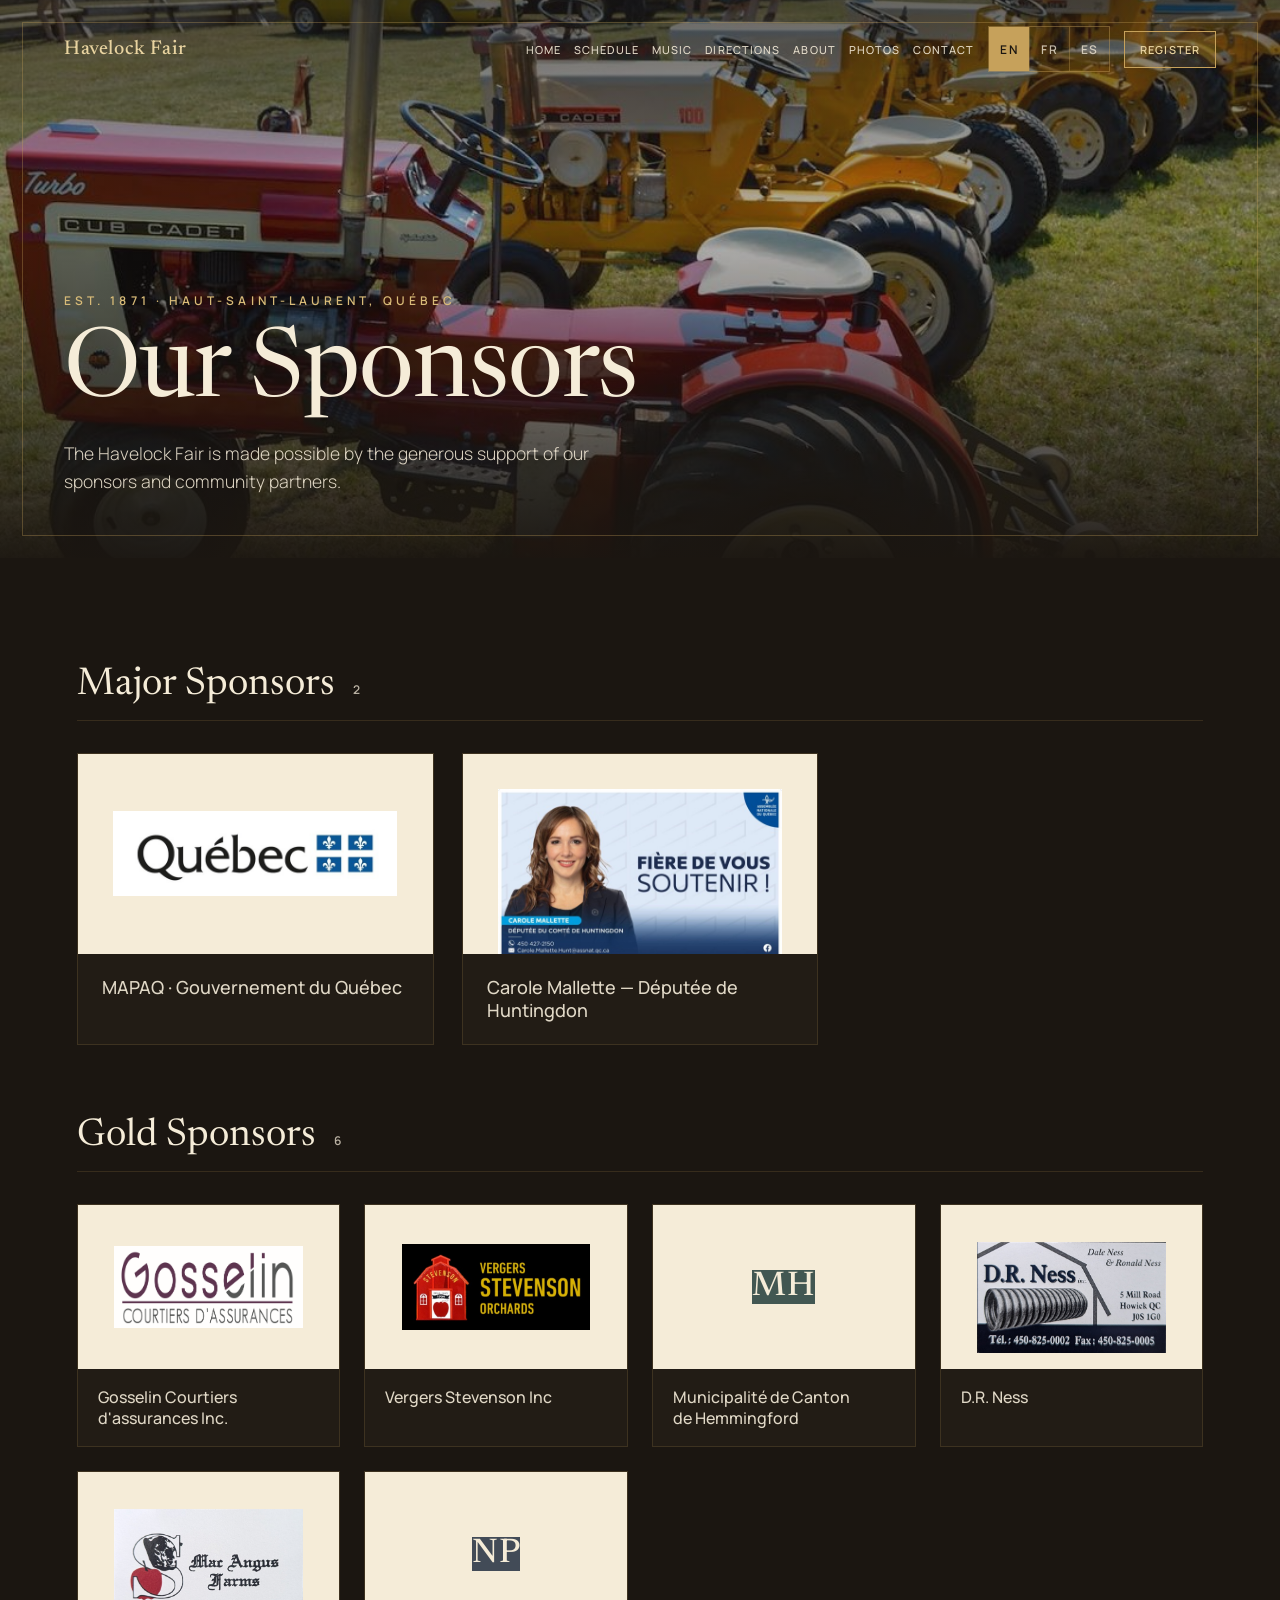
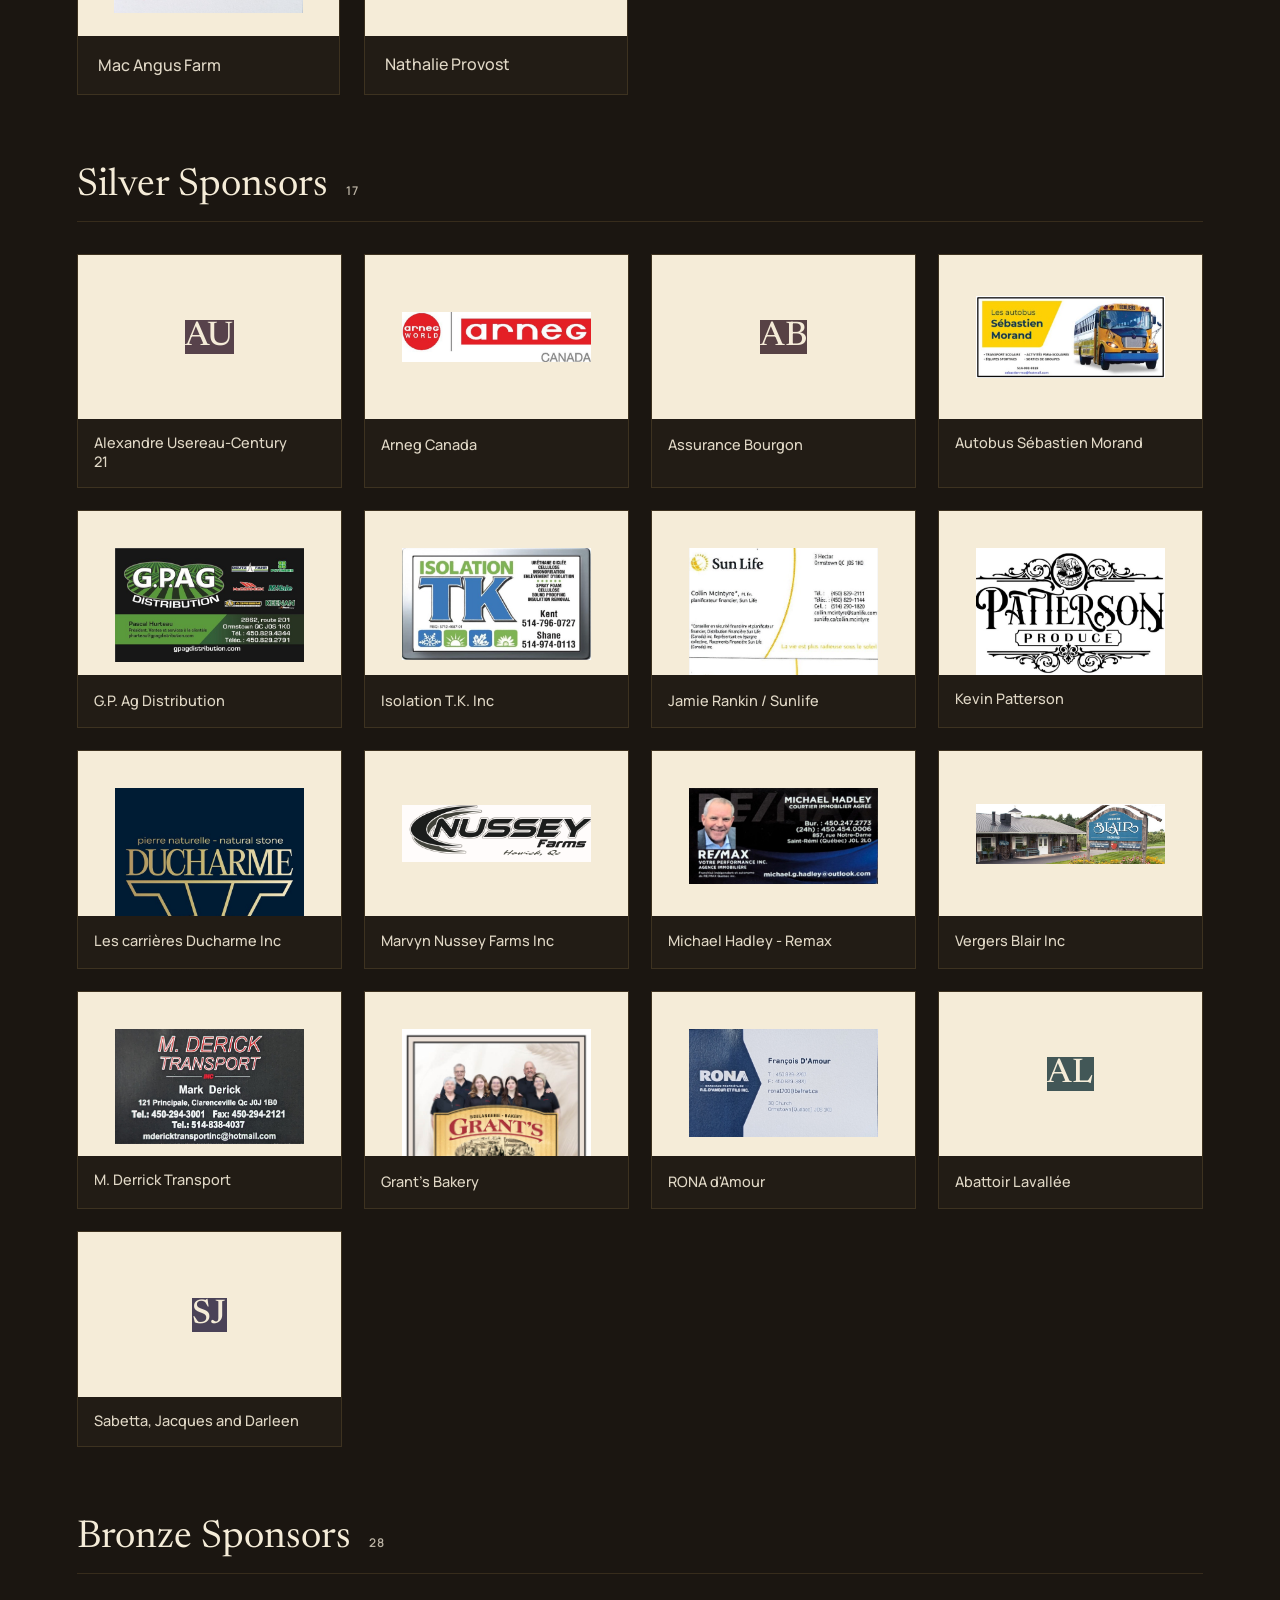
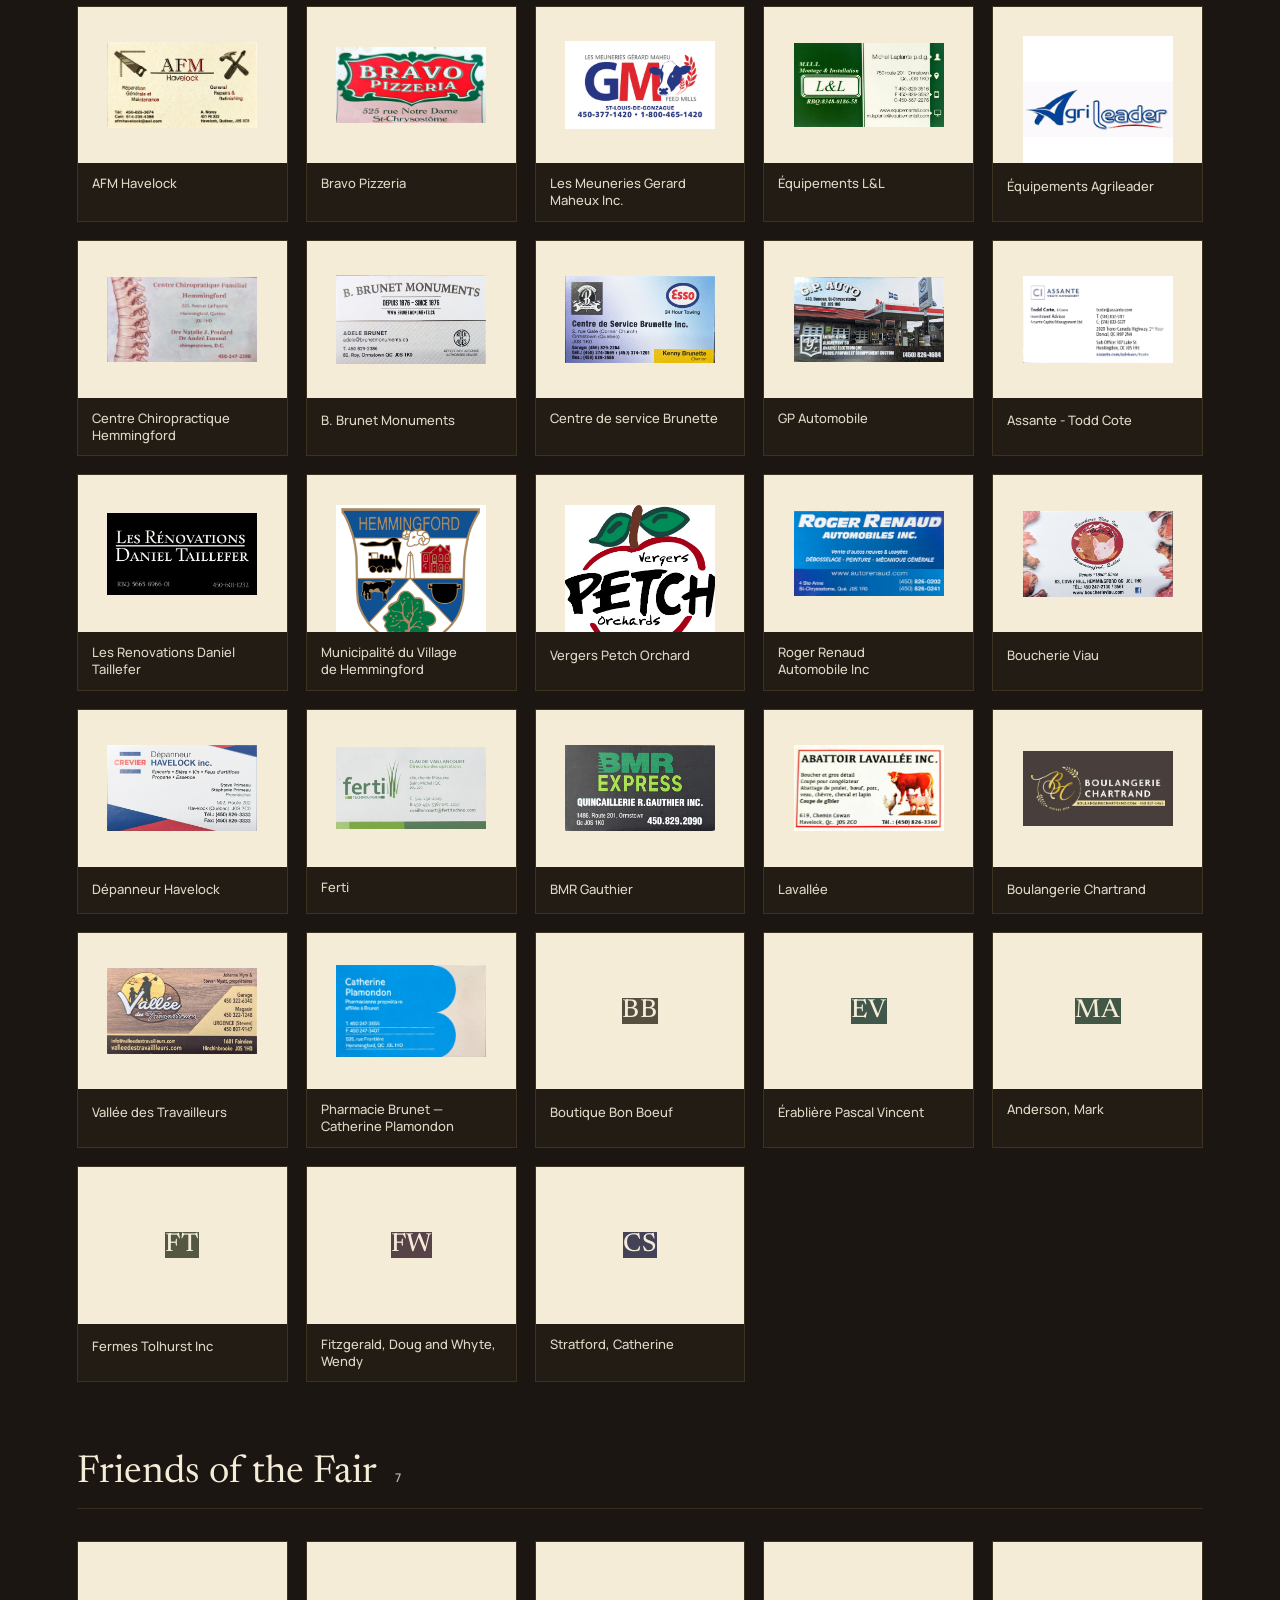
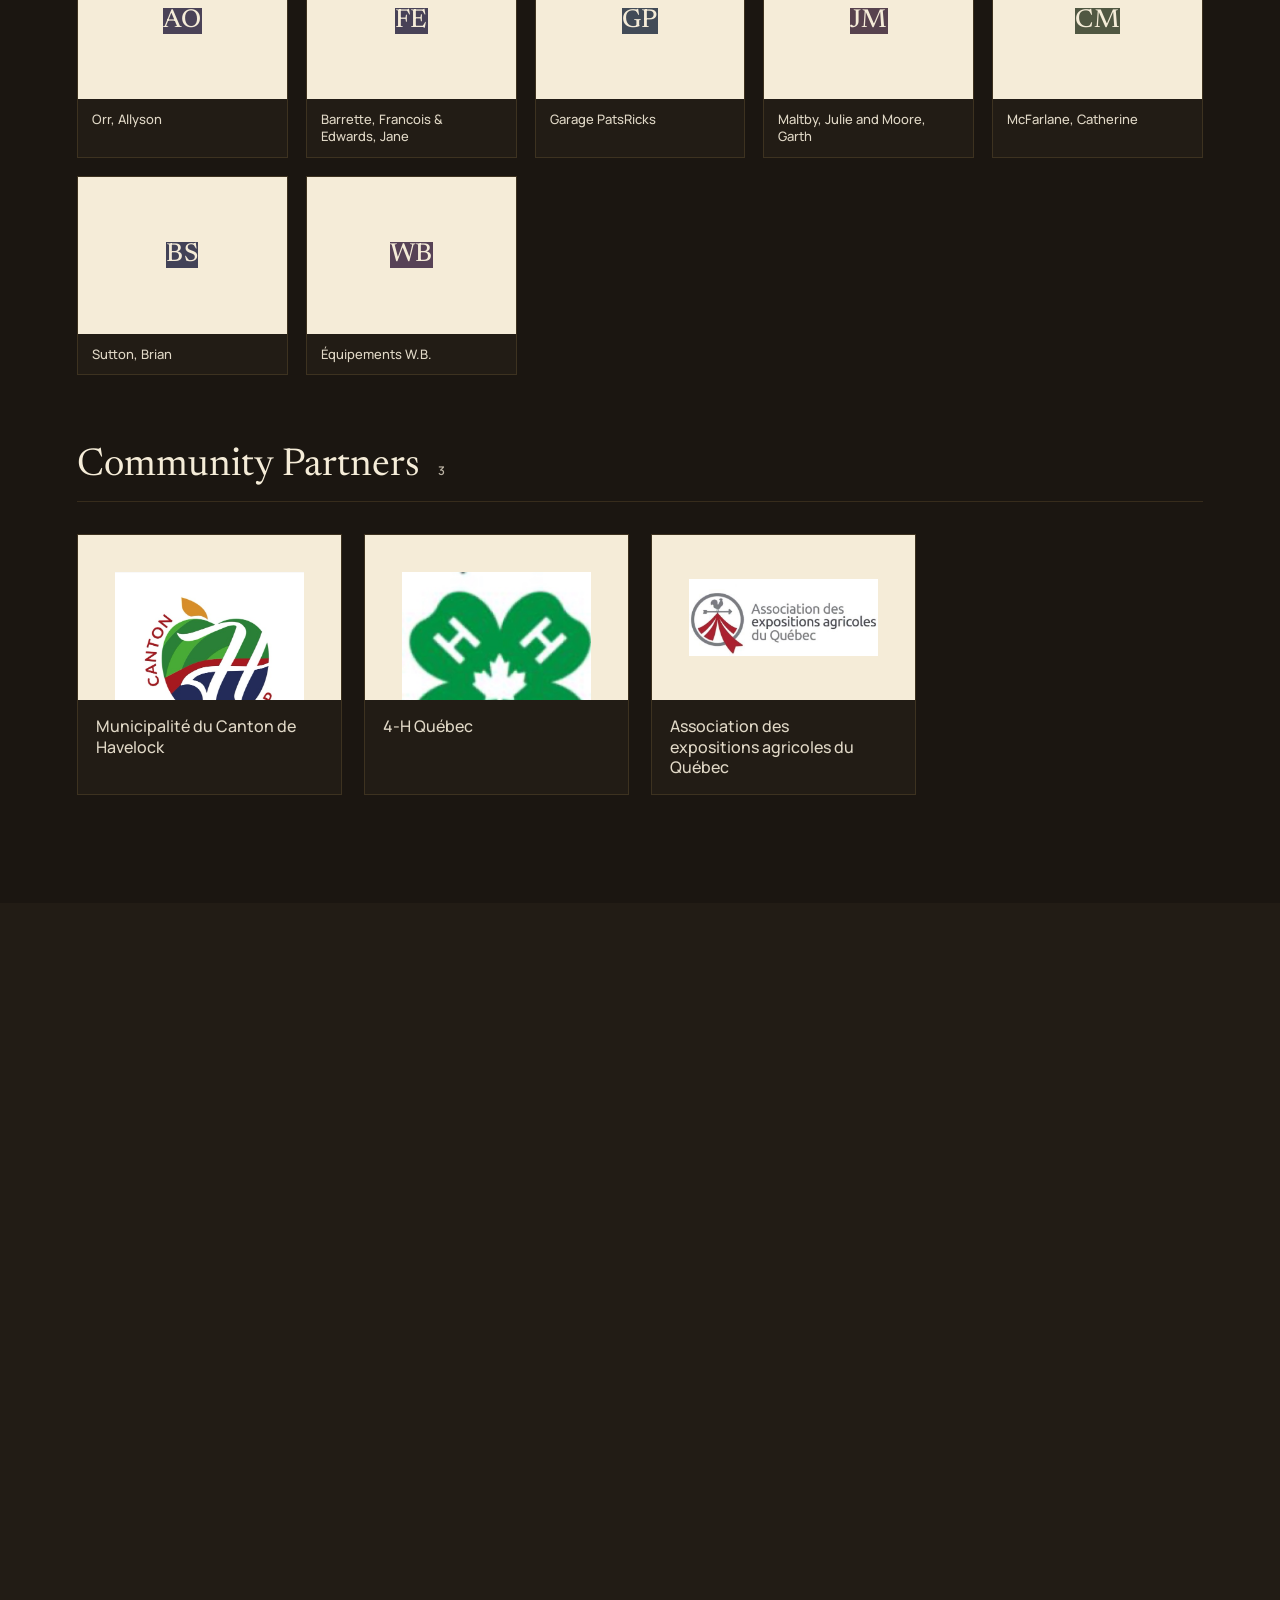
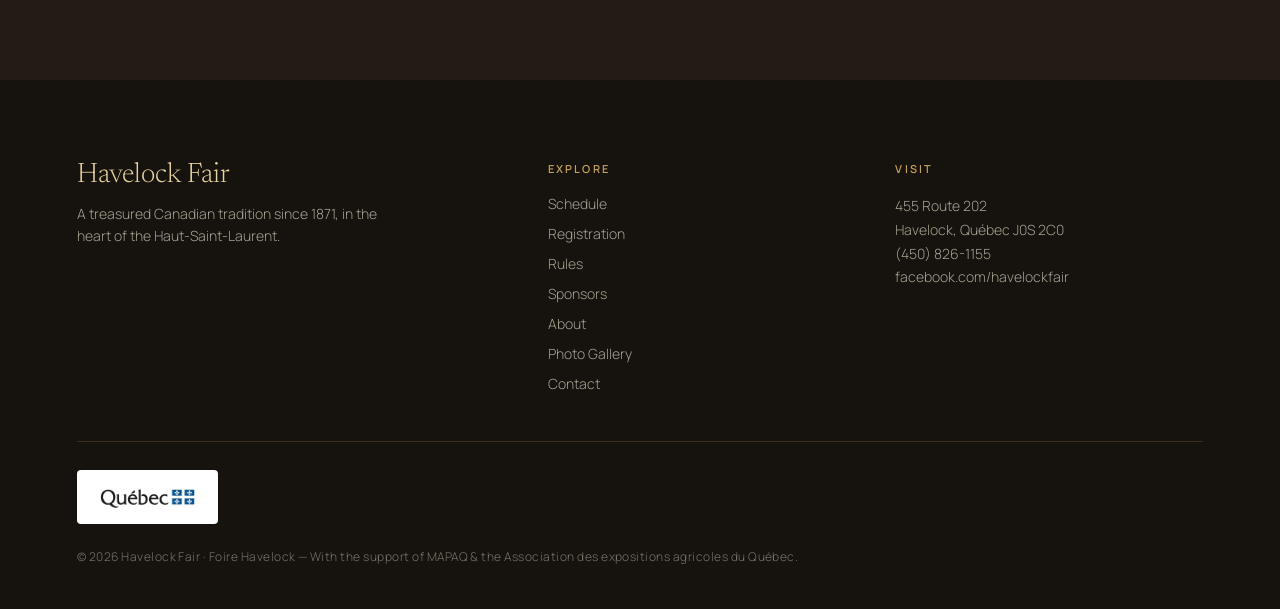
<file: pages/sponsors.html>
<!DOCTYPE html>
<html lang="en">
<head>
  <meta charset="UTF-8">
  <meta name="viewport" content="width=device-width, initial-scale=1.0">
  <title>Sponsors — Havelock Fair 2026 | Commanditaires</title>
  <meta name="description" content="Thank you to the sponsors and community partners who make the Havelock Fair possible. Learn about sponsorship opportunities for 2026.">
  <meta property="og:title" content="Sponsors — Havelock Fair 2026">
  <meta property="og:description" content="Meet the generous sponsors and community partners behind one of Canada's oldest agricultural fairs.">
  <link rel="canonical" href="https://havelockfair.ca/pages/sponsors.html">
  <link rel="preconnect" href="https://fonts.googleapis.com">
  <link rel="preconnect" href="https://fonts.gstatic.com" crossorigin>
  <link href="https://fonts.googleapis.com/css2?family=Manrope:wght@300;400;500;600;700&family=Newsreader:ital,opsz,wght@0,6..72,300;0,6..72,400;0,6..72,500;0,6..72,600;1,6..72,300;1,6..72,400;1,6..72,500&family=Spectral:ital,wght@0,300;0,400;0,500;1,400&display=swap" rel="stylesheet">
  <link rel="stylesheet" href="../css/heritage.css">
  <link rel="stylesheet" href="../css/heritage-pages.css">
</head>
<body data-nav="sponsors">

  <!-- ========== PAGE HERO ========== -->
  <section class="hf-page-hero">
    <img src="../images/home/spotlight/tr-1.jpg" alt="The Chateauguay Valley Garden Tractor Club lineup at the Havelock Fair">
    <div class="hf-page-hero-scrim"></div>
    <div class="hf-frame"></div>
    <div class="hf-page-hero-copy">
      <div class="hf-eyebrow hf-eyebrow--bright" data-i18n="hero_eyebrow">Est. 1871 &middot; Haut-Saint-Laurent, Qu&eacute;bec</div>
      <h1 class="hf-page-title" data-i18n="sponsors_title">Our Sponsors</h1>
      <p class="hf-page-lede" data-i18n="sponsors_subtitle">The Havelock Fair is made possible by the generous support of our sponsors and community partners.</p>
    </div>
  </section>

  <!-- ========== SPONSORS ========== -->
  <section class="hf-sec">
    <div class="hf-sec-inner" id="sponsors-container"></div>
  </section>

  <!-- ========== BECOME A SPONSOR ========== -->
  <section class="hf-sec hf-sec--charcoal hf-cta-sec">
    <div class="hf-sec-inner" data-reveal>
      <span class="hf-eyebrow hf-eyebrow--bright" data-i18n="contact_sponsor_label">Sponsorship</span>
      <h2 class="hf-sec-h2" style="margin-top: 16px;" data-i18n="sponsors_become_title">Become a Sponsor</h2>
      <p class="hf-sec-lede" data-i18n="sponsors_become_text">Support one of Canada's oldest agricultural fairs and connect with thousands of visitors from across the region. Sponsorship packages include signage, program placement, and recognition at the event.</p>
      <div class="hf-cta-row">
        <a href="mailto:rommyh@hotmail.com?subject=Sponsorship%20Inquiry%20—%20Havelock%20Fair%202026" class="hf-btn-gold" data-i18n="sponsors_become_btn">Contact Us About Sponsorship</a>
      </div>
    </div>
  </section>

  <!-- ========== THANKS ========== -->
  <section class="hf-note">
    <div data-reveal>
      <p style="font-family: var(--hf-serif); font-style: italic; font-size: clamp(20px, 2.6vw, 30px); line-height: 1.45; color: var(--hf-ivory-bright);" data-i18n="sponsors_thanks">Thank you to all our sponsors for keeping this tradition alive since 1871.</p>
    </div>
  </section>

  <!-- Scripts (order matters: chrome → i18n → data → page) -->
  <script src="../js/heritage-chrome.js"></script>
  <script src="../js/i18n.js"></script>
  <script src="../js/sponsors-data.js"></script>
  <script>
    // Muted, palette-adjacent tone for initials tiles (Heritage Noir)
    function hashColor(str) {
      let hash = 0;
      for (let i = 0; i < str.length; i++) hash = str.charCodeAt(i) + ((hash << 5) - hash);
      const hue = Math.abs(hash) % 360;
      return `hsl(${hue}, 14%, 30%)`;
    }

    function buildSponsors() {
      const lang = currentLang || "en";
      const container = document.getElementById("sponsors-container");
      container.innerHTML = "";

      sponsorTiers.forEach(tier => {
        const list = sponsors[tier.key];
        if (!list || list.length === 0) return;

        const section = document.createElement("div");
        section.className = "sponsor-tier";

        const tierLabel = (translations[lang] && translations[lang][tier.i18n]) || tier.key;

        section.innerHTML = `
          <div class="tier-header">
            <div class="tier-title">${tierLabel}</div>
            <div class="tier-count">${list.length}</div>
          </div>
        `;

        const grid = document.createElement("div");
        grid.className = `sponsor-grid ${tier.key}`;

        list.forEach(sp => {
          const card = document.createElement("a");
          card.className = "sponsor-card";
          card.href = sp.url;
          if (sp.url !== "#") {
            card.target = "_blank";
            card.rel = "noopener";
          }

          const logoHtml = sp.logo
            ? `<img class="sponsor-logo-img" src="${sp.logo}" alt="${sp.name}" loading="lazy">`
            : `<div class="sponsor-logo" style="background:${hashColor(sp.name)}">${sp.initials}</div>`;

          card.innerHTML = `
            <div class="sponsor-plate">${logoHtml}</div>
            <div class="sponsor-info">
              <div class="sponsor-name">${sp.name}</div>
              <div class="sponsor-link-hint">
                <svg width="16" height="16" viewBox="0 0 24 24" fill="none" stroke="currentColor" stroke-width="2" stroke-linecap="round" stroke-linejoin="round"><path d="M18 13v6a2 2 0 0 1-2 2H5a2 2 0 0 1-2-2V8a2 2 0 0 1 2-2h6"/><polyline points="15 3 21 3 21 9"/><line x1="10" y1="14" x2="21" y2="3"/></svg>
              </div>
            </div>
          `;

          grid.appendChild(card);
        });

        section.appendChild(grid);
        container.appendChild(section);
      });
    }

    const origSetLang = setLanguage;
    setLanguage = function(lang) {
      origSetLang(lang);
      buildSponsors();
    };

    buildSponsors();
  </script>
</body>
</html>
</file>
<file: css/heritage.css>
/* ============================================================
   Havelock Fair — "Heritage Noir" design system
   Source of truth: design-handoff/README.md (approved spec).
   Loaded site-wide: index.html and (with css/heritage-pages.css)
   every /pages/*.html. Namespaced (--hf-* tokens, hf-* classes)
   so it cannot collide with css/style.css, which registration.html
   still loads. Square corners throughout — no border-radius (spec).
   ============================================================ */

:root {
  /* Color (spec table) */
  --hf-espresso: #1B1611;
  --hf-charcoal: #221C15;
  --hf-footer-black: #16130E;
  --hf-bronze: #8A6B3E;
  --hf-gold: #C6A15B;
  --hf-gold-bright: #D8BB78;
  --hf-gold-warm: #E8D3A0;
  --hf-ivory: #F1E8D6;
  --hf-ivory-bright: #F5ECD8;
  --hf-body-on-dark: rgba(241, 232, 214, 0.74);
  --hf-body-on-ivory: #5c5240;
  --hf-frame: rgba(198, 161, 91, 0.32);
  --hf-rule: rgba(198, 161, 91, 0.16);
  --hf-rule-ivory: rgba(34, 28, 21, 0.2);

  /* Type */
  --hf-serif: 'Newsreader', Georgia, 'Times New Roman', serif;
  --hf-body-serif: 'Spectral', Georgia, serif;
  --hf-sans: 'Manrope', -apple-system, 'Segoe UI', sans-serif;

  /* Rhythm */
  --hf-pad-section: clamp(96px, 15vh, 190px);
  --hf-gutter: clamp(34px, 6vw, 96px);
  --hf-max: 1240px;
  --hf-max-wide: 1320px;
}

/* ---------- base ---------- */
* { box-sizing: border-box; }
html { scroll-behavior: smooth; }
body {
  margin: 0;
  background: var(--hf-espresso);
  color: var(--hf-ivory);
  font-family: var(--hf-sans);
  font-weight: 300;
  overflow-x: hidden;
}
a { text-decoration: none; color: inherit; }
img { display: block; }
::selection { background: var(--hf-gold); color: var(--hf-espresso); }
:focus-visible { outline: 2px solid var(--hf-gold-bright); outline-offset: 3px; }

/* ---------- shared primitives ---------- */
.hf-container { max-width: var(--hf-max); margin: 0 auto; }
.hf-eyebrow {
  font-size: 12px;
  letter-spacing: 0.3em;
  text-transform: uppercase;
  font-weight: 600;
  color: var(--hf-gold);
}
.hf-eyebrow--bright { color: var(--hf-gold-bright); letter-spacing: 0.34em; }
.hf-eyebrow--bronze { color: var(--hf-bronze); letter-spacing: 0.28em; }
.hf-h2 {
  font-family: var(--hf-serif);
  font-weight: 400;
  font-size: clamp(40px, 5.4vw, 74px);
  line-height: 1;
  margin: 0;
  color: var(--hf-ivory-bright);
  text-wrap: balance;
}
.hf-link-line {
  color: var(--hf-gold-bright);
  font-size: 12px;
  letter-spacing: 0.16em;
  text-transform: uppercase;
  font-weight: 600;
  border-bottom: 1px solid var(--hf-bronze);
  padding-bottom: 5px;
}
.hf-btn-gold {
  display: inline-block;
  background: var(--hf-gold);
  color: var(--hf-espresso);
  padding: 17px 42px;
  font-size: 12px;
  letter-spacing: 0.16em;
  text-transform: uppercase;
  font-weight: 700;
  border: 0;
  cursor: pointer;
  transition: background 0.25s ease;
}
.hf-btn-gold:hover { background: var(--hf-gold-bright); }

/* Skip link — visually hidden until focused, then it sits above the
   fixed header so a keyboard user can jump past the nav. */
.hf-skip {
  position: fixed;
  top: 8px;
  left: 8px;
  z-index: 60;
  background: var(--hf-gold);
  color: var(--hf-espresso);
  padding: 12px 20px;
  font-size: 12px;
  letter-spacing: 0.14em;
  text-transform: uppercase;
  font-weight: 700;
  transform: translateY(-160%);
  transition: transform 0.2s ease;
}
.hf-skip:focus { transform: translateY(0); }
[id="main"]:focus { outline: none; }

/* ============================================================
   HEADER / NAV
   Fixed for the whole scroll, not just the hero. It starts
   transparent over the hero art, then .is-stuck fades in an
   opaque bar (toggled from heritage-chrome.js) so the menu,
   the language switcher and the Register button stay reachable
   from anywhere on the page.
   The language switcher is a SIBLING of .hf-nav-side, never a
   child: .hf-nav-side is hidden in the collapsed layout, and
   the toggle must survive that.
   ============================================================ */
.hf-header {
  position: fixed;
  top: 0; left: 0; right: 0;
  z-index: 20;
  display: flex;
  align-items: center;
  justify-content: flex-end;
  gap: clamp(14px, 2vw, 24px);
  padding: 26px clamp(20px, 5vw, 74px);
  transition: background 0.3s ease, padding 0.3s ease, border-color 0.3s ease;
  border-bottom: 1px solid transparent;
}
.hf-header.is-stuck {
  background: rgba(27, 22, 17, 0.94);
  -webkit-backdrop-filter: blur(10px);
  backdrop-filter: blur(10px);
  padding-top: 14px;
  padding-bottom: 14px;
  border-bottom-color: rgba(198, 161, 91, 0.3);
}
/* brand pushes everything else to the right, so the bar keeps its
   shape no matter how many nav items are in it */
.hf-brand {
  margin-right: auto;
  font-family: var(--hf-serif);
  font-size: 23px;
  font-weight: 500;
  letter-spacing: 0.03em;
  color: var(--hf-gold-warm);
  white-space: nowrap;
}
.hf-header.is-stuck .hf-brand { font-size: 20px; }
.hf-nav {
  display: flex;
  align-items: center;
  gap: clamp(14px, 1.6vw, 26px);
  font-size: 12px;
  letter-spacing: 0.16em;
  text-transform: uppercase;
  font-weight: 500;
  color: rgba(241, 232, 214, 0.92);
}
.hf-nav a { transition: color 0.2s ease; white-space: nowrap; }
.hf-nav a:hover, .hf-nav a.active { color: var(--hf-gold-bright); }
.hf-nav-side { display: flex; align-items: center; gap: 20px; }
.hf-tickets {
  border: 1px solid var(--hf-gold);
  background: rgba(198, 161, 91, 0.14);
  color: var(--hf-gold-warm);
  padding: 10px 22px;
  font-size: 11px;
  letter-spacing: 0.14em;
  text-transform: uppercase;
  font-weight: 600;
  white-space: nowrap;
  transition: background 0.25s ease, color 0.25s ease;
}
.hf-tickets:hover { background: var(--hf-gold); color: var(--hf-espresso); }

/* language switcher (markup shared with i18n.js: .lang-btn.active) */
.hf-lang {
  display: flex;
  align-items: center;
  border: 1px solid rgba(198, 161, 91, 0.42);
}
.hf-lang .lang-btn {
  display: inline-flex;
  align-items: center;
  justify-content: center;
  min-width: 46px;
  min-height: 44px;
  background: none;
  border: 0;
  padding: 0 10px;
  font-family: var(--hf-sans);
  font-size: 12px;
  letter-spacing: 0.12em;
  font-weight: 600;
  color: rgba(241, 232, 214, 0.78);
  cursor: pointer;
  transition: color 0.2s ease, background 0.2s ease;
}
.hf-lang .lang-btn + .lang-btn { border-left: 1px solid rgba(198, 161, 91, 0.32); }
.hf-lang .lang-btn:hover { color: var(--hf-ivory-bright); background: rgba(198, 161, 91, 0.14); }
.hf-lang .lang-btn.active {
  color: var(--hf-espresso);
  background: var(--hf-gold);
}

/* mobile menu */
.hf-menu-btn {
  display: none;
  align-items: center;
  gap: 9px;
  min-height: 44px;
  background: rgba(198, 161, 91, 0.14);
  border: 1px solid rgba(198, 161, 91, 0.5);
  color: var(--hf-gold-warm);
  padding: 0 16px;
  font-family: var(--hf-sans);
  font-size: 11px;
  letter-spacing: 0.16em;
  text-transform: uppercase;
  font-weight: 600;
  cursor: pointer;
  white-space: nowrap;
}
/* fixed, not absolute: the header is reachable mid-page now, so an
   absolutely-positioned drawer would open off-screen at document top */
.hf-mobile-menu {
  display: none;
  position: fixed;
  top: 0; left: 0; right: 0;
  z-index: 30;
  flex-direction: column;
  max-height: 100dvh;
  overflow-y: auto;
  background: var(--hf-footer-black);
  border-bottom: 1px solid rgba(198, 161, 91, 0.3);
  padding: 20px clamp(20px, 5vw, 74px) 30px;
}
.hf-mobile-menu.open { display: flex; }
.hf-mobile-top {
  display: flex;
  align-items: center;
  justify-content: space-between;
  margin-bottom: 18px;
}
.hf-mobile-close {
  background: none;
  border: none;
  color: var(--hf-gold-warm);
  font-size: 30px;
  line-height: 1;
  min-width: 44px;
  min-height: 44px;
  cursor: pointer;
}
.hf-mobile-nav {
  display: flex;
  flex-direction: column;
  gap: 2px;
  font-size: 15px;
  letter-spacing: 0.14em;
  text-transform: uppercase;
  font-weight: 500;
  color: rgba(241, 232, 214, 0.86);
}
.hf-mobile-nav a { padding: 13px 0; border-top: 1px solid var(--hf-rule); }
.hf-mobile-nav a:last-child { border-bottom: 1px solid var(--hf-rule); }
.hf-mobile-foot {
  display: flex;
  align-items: center;
  justify-content: flex-end;
  margin-top: 22px;
}
.hf-mobile-foot .hf-tickets { padding: 13px 26px; }

/* Tighten the bar before dropping it, so the 7 items survive further down.
   Spanish is the widest language (DIRECCIONES, ACERCA DE) — measure there. */
@media (max-width: 1300px) {
  .hf-nav { font-size: 11px; gap: 13px; letter-spacing: 0.1em; }
  .hf-brand { font-size: 20px; }
  .hf-tickets { padding: 10px 15px; letter-spacing: 0.1em; }
  .hf-lang .lang-btn { min-width: 40px; }
  .hf-header { gap: 14px; }
}

/* Collapse point MEASURED against the trimmed bar in all three languages
   (the brand is what clips first; registration.html is the tightest
   because it still loads the retired css/style.css), not guessed. Below it
   the nav and the Register button fold into the drawer, but .hf-lang and
   the Menu button stay in the bar at EVERY viewport — burying the language
   toggle in the drawer is the bug this whole change exists to fix. */
@media (max-width: 1000px) {
  .hf-nav, .hf-nav-side { display: none; }
  .hf-menu-btn { display: flex; }
  .hf-header { padding-top: 16px; padding-bottom: 16px; }
  .hf-brand { font-size: 19px; }
  .hf-lang .lang-btn { min-width: 44px; font-size: 12px; }
}
/* Phone sizing is driven by the SPANISH wordmark ("Feria de Havelock"),
   the longest of the three — sizing to the English one clipped it at 414px.
   Buttons keep their 44px height; only their width tightens. */
@media (max-width: 520px) {
  .hf-header { gap: 10px; padding-left: 16px; padding-right: 16px; }
  .hf-brand { font-size: 16px; }
  .hf-lang .lang-btn { min-width: 36px; padding: 0 5px; letter-spacing: 0.04em; font-size: 11px; }
  .hf-menu-btn { padding: 0 12px; letter-spacing: 0.1em; }
}
@media (max-width: 360px) {
  .hf-brand { font-size: 14px; }
  .hf-lang .lang-btn { min-width: 32px; padding: 0 3px; }
}
/* Only on the very narrowest phones does the word "Menu" go — the icon
   alone is a worse affordance, so it is a last resort, not the default. */
@media (max-width: 330px) {
  .hf-menu-btn span:last-child { display: none; }
}

/* ============================================================
   HERO — full-bleed Ken Burns, headline bottom-left
   ============================================================ */
.hf-hero {
  position: relative;
  height: 100vh;
  min-height: 780px;
  overflow: hidden;
}
.hf-hero-media { position: absolute; inset: 0; }
/* Rotating hero: slides stack, crossfade, and Ken-Burns while visible.
   The first slide carries .is-active in the HTML so it shows without JS. */
.hf-hero-media img {
  position: absolute;
  inset: 0;
  width: 100%;
  height: 100%;
  object-fit: cover;
  opacity: 0;
  transition: opacity 1600ms ease-in-out;
}
.hf-hero-media img.is-active { opacity: 1; }
.hf-hero-media img.is-panning { animation: hfKen 12s ease-out forwards; }
@keyframes hfKen {
  0%   { transform: scale(1.02) translate(0, 0); }
  100% { transform: scale(1.14) translate(-1.5%, -1.5%); }
}
.hf-hero-scrim {
  position: absolute;
  inset: 0;
  background: linear-gradient(180deg,
    rgba(27, 22, 17, 0.62) 0%,
    rgba(27, 22, 17, 0.28) 34%,
    rgba(27, 22, 17, 0.72) 78%,
    rgba(27, 22, 17, 0.96) 100%);
}
.hf-frame {
  position: absolute;
  inset: 22px;
  border: 1px solid var(--hf-frame);
  pointer-events: none;
}
.hf-hero-copy {
  position: absolute;
  left: 0;
  bottom: 0;
  z-index: 4;
  max-width: 1100px;
  padding: 0 clamp(34px, 5vw, 74px) clamp(64px, 9vh, 110px);
}
.hf-hero-copy .hf-eyebrow--bright { margin-bottom: 26px; }
.hf-h1 {
  font-family: var(--hf-serif);
  font-weight: 400;
  font-size: clamp(66px, 11vw, 170px);
  line-height: 0.86;
  letter-spacing: -0.01em;
  margin: 0;
  color: var(--hf-ivory-bright);
  text-wrap: balance;
}
.hf-h1 em { font-style: italic; font-weight: 300; }
.hf-hero-sub {
  display: flex;
  align-items: flex-end;
  gap: 40px;
  flex-wrap: wrap;
  margin-top: 34px;
}
.hf-hero-lede {
  font-size: 19px;
  line-height: 1.55;
  font-weight: 300;
  max-width: 440px;
  margin: 0;
  color: rgba(245, 236, 216, 0.9);
}
.hf-hero-date {
  font-family: var(--hf-serif);
  font-style: italic;
  font-size: 26px;
  color: var(--hf-gold-bright);
  padding-bottom: 2px;
}
/* Hero action row — the first screen has to be actionable, not just
   pretty. Uses the hero_cta / hero_cta2 / hero_cta3 keys. */
.hf-hero-cta {
  display: flex;
  flex-wrap: wrap;
  align-items: center;
  gap: 14px;
  margin-top: clamp(24px, 4vh, 38px);
}
.hf-hero-cta .hf-btn-gold { padding: 16px 34px; }
.hf-btn-ghost {
  display: inline-block;
  border: 1px solid rgba(198, 161, 91, 0.65);
  background: rgba(27, 22, 17, 0.35);
  color: var(--hf-gold-warm);
  padding: 15px 30px;
  font-size: 12px;
  letter-spacing: 0.16em;
  text-transform: uppercase;
  font-weight: 600;
  transition: background 0.25s ease, color 0.25s ease, border-color 0.25s ease;
}
.hf-btn-ghost:hover {
  background: var(--hf-gold);
  border-color: var(--hf-gold);
  color: var(--hf-espresso);
}
.hf-hero-edition {
  position: absolute;
  right: clamp(34px, 5vw, 74px);
  bottom: clamp(64px, 9vh, 110px);
  writing-mode: vertical-rl;
  font-size: 11px;
  letter-spacing: 0.34em;
  text-transform: uppercase;
  color: rgba(216, 187, 120, 0.85);
  z-index: 4;
}
.hf-hero-cue {
  position: absolute;
  left: 50%;
  bottom: 30px;
  transform: translateX(-50%);
  color: var(--hf-gold-bright);
  font-size: 20px;
  animation: hfCue 2.4s ease-in-out infinite;
  z-index: 4;
}
@keyframes hfCue {
  0%, 100% { transform: translate(-50%, 0); opacity: 0.5; }
  50%      { transform: translate(-50%, 9px); opacity: 1; }
}
@media (max-width: 900px) {
  .hf-hero-cue { display: none; }
}
@media (max-width: 700px) {
  /* svh, not vh: mobile browser chrome otherwise pushes the CTA row
     below the fold on the very screen it exists to serve */
  .hf-hero { height: 100svh; min-height: 560px; }
  .hf-hero-edition { display: none; }
  .hf-hero-copy { padding-bottom: clamp(36px, 6vh, 64px); }
  .hf-hero-cta { width: 100%; gap: 10px; }
  .hf-hero-cta > * { flex: 1 1 100%; text-align: center; }
}

/* ============================================================
   COUNTDOWN BAND (reuses countdown.js DOM contract)
   ============================================================ */
.hf-countdown {
  background: var(--hf-espresso);
  border-bottom: 1px solid var(--hf-rule);
  padding: clamp(40px, 6vh, 64px) var(--hf-gutter);
  text-align: center;
}
.hf-countdown .countdown-title {
  font-size: 12px;
  letter-spacing: 0.3em;
  text-transform: uppercase;
  font-weight: 600;
  color: var(--hf-gold);
  margin-bottom: 24px;
}
.hf-countdown .countdown-numbers {
  display: flex;
  align-items: baseline;
  justify-content: center;
  gap: clamp(12px, 3vw, 30px);
}
.hf-countdown .countdown-unit { display: flex; flex-direction: column; gap: 8px; }
.hf-countdown .countdown-num {
  font-family: var(--hf-serif);
  font-weight: 300;
  font-size: clamp(40px, 6vw, 72px);
  line-height: 1;
  color: var(--hf-ivory-bright);
  font-variant-numeric: tabular-nums;
}
.hf-countdown .countdown-label {
  font-size: 11px;
  letter-spacing: 0.22em;
  text-transform: uppercase;
  color: var(--hf-bronze);
  font-weight: 600;
}
.hf-countdown .countdown-sep {
  font-family: var(--hf-serif);
  font-weight: 300;
  font-size: clamp(28px, 4vw, 48px);
  color: var(--hf-bronze);
  align-self: flex-start;
  padding-top: 6px;
}
.hf-countdown .countdown-live-msg {
  font-family: var(--hf-serif);
  font-style: italic;
  font-size: clamp(26px, 4vw, 44px);
  color: var(--hf-gold-bright);
}

/* ============================================================
   CHAPTER ONE (ivory interlude)
   ============================================================ */
.hf-chapter {
  background: var(--hf-ivory);
  color: var(--hf-charcoal);
  padding: var(--hf-pad-section) var(--hf-gutter);
}
.hf-chapter-grid {
  max-width: var(--hf-max);
  margin: 0 auto;
  display: grid;
  grid-template-columns: 0.62fr 1.55fr;
  gap: clamp(40px, 7vw, 120px);
  align-items: start;
}
.hf-chapter-label .hf-eyebrow--bronze { margin-bottom: 16px; }
.hf-chapter-name {
  font-family: var(--hf-serif);
  font-size: 30px;
  font-style: italic;
  font-weight: 400;
  color: #3a2f22;
  line-height: 1.2;
}
.hf-chapter-rule { width: 44px; height: 1px; background: var(--hf-bronze); margin-top: 26px; }
.hf-chapter-lead {
  font-family: var(--hf-body-serif);
  font-size: clamp(24px, 2.6vw, 34px);
  line-height: 1.42;
  font-weight: 400;
  color: #2a2318;
  margin: 0;
  text-wrap: pretty;
}
.hf-dropcap {
  float: left;
  font-family: var(--hf-serif);
  font-size: 112px;
  line-height: 0.72;
  font-weight: 400;
  padding: 12px 18px 0 0;
  color: var(--hf-bronze);
}
.hf-chapter-body {
  font-size: 17px;
  line-height: 1.8;
  font-weight: 400;
  color: var(--hf-body-on-ivory);
  margin: 36px 0 0;
  max-width: 620px;
}
@media (max-width: 820px) {
  .hf-chapter-grid { grid-template-columns: 1fr; }
}

/* ============================================================
   A LIVING HERITAGE (espresso, giant outlined 1871)
   ============================================================ */
.hf-heritage {
  position: relative;
  background: var(--hf-espresso);
  padding: clamp(110px, 16vh, 210px) var(--hf-gutter);
  overflow: hidden;
}
.hf-heritage-numeral {
  position: absolute;
  top: clamp(40px, 8vh, 120px);
  left: 50%;
  transform: translateX(-50%);
  font-family: var(--hf-serif);
  font-weight: 300;
  font-size: clamp(200px, 34vw, 520px);
  line-height: 1;
  color: transparent;
  -webkit-text-stroke: 1px var(--hf-rule);
  pointer-events: none;
  user-select: none;
}
.hf-heritage-grid {
  position: relative;
  max-width: var(--hf-max);
  margin: 0 auto;
  display: grid;
  grid-template-columns: 1.1fr 0.9fr;
  gap: clamp(40px, 6vw, 100px);
  align-items: center;
}
.hf-heritage-photos { position: relative; height: clamp(420px, 52vw, 620px); }
.hf-heritage-photo-back {
  position: absolute;
  top: 0; left: 0;
  width: 74%; height: 74%;
  overflow: hidden;
  box-shadow: 0 40px 90px rgba(0, 0, 0, 0.5);
}
.hf-heritage-photo-back img {
  width: 100%; height: 100%;
  object-fit: cover;
  filter: sepia(0.28) saturate(0.85) contrast(1.02);
}
.hf-heritage-photo-front {
  position: absolute;
  bottom: 0; right: 0;
  width: 60%; height: 58%;
  overflow: hidden;
  border: 6px solid var(--hf-ivory);
  box-shadow: 0 40px 90px rgba(0, 0, 0, 0.55);
}
.hf-heritage-photo-front img { width: 100%; height: 100%; object-fit: cover; }
.hf-heritage-copy .hf-eyebrow { margin-bottom: 24px; }
.hf-heritage-title {
  font-family: var(--hf-serif);
  font-weight: 400;
  font-size: clamp(38px, 4.6vw, 64px);
  line-height: 1.04;
  margin: 0 0 26px;
  color: var(--hf-ivory-bright);
}
.hf-heritage-title em { font-style: italic; color: var(--hf-gold-bright); }
.hf-heritage-body {
  font-size: 17px;
  line-height: 1.8;
  font-weight: 300;
  color: var(--hf-body-on-dark);
  max-width: 460px;
  margin: 0 0 34px;
}
@media (max-width: 820px) {
  .hf-heritage-grid { grid-template-columns: 1fr; }
  .hf-heritage-photos { height: clamp(320px, 80vw, 480px); }
}

/* ============================================================
   CINEMATIC BREAK (full-bleed, parallax, pull-line)
   ============================================================ */
.hf-break {
  position: relative;
  height: clamp(500px, 86vh, 860px);
  overflow: hidden;
}
.hf-break img, .hf-finale > img {
  position: absolute;
  top: -12%; left: 0;
  width: 100%; height: 124%;
  object-fit: cover;
}
.hf-break-scrim {
  position: absolute;
  inset: 0;
  background: linear-gradient(90deg,
    rgba(27, 22, 17, 0.72),
    rgba(27, 22, 17, 0.2) 60%,
    rgba(27, 22, 17, 0.35));
}
.hf-break-line {
  position: absolute;
  left: var(--hf-gutter);
  bottom: clamp(60px, 10vh, 130px);
  max-width: 640px;
}
.hf-break-line p {
  font-family: var(--hf-serif);
  font-style: italic;
  font-weight: 300;
  font-size: clamp(30px, 4vw, 58px);
  line-height: 1.18;
  color: var(--hf-ivory-bright);
  margin: 0;
}

/* ============================================================
   THE FILM — click-to-load YouTube facade (no third-party
   requests until the visitor presses play)
   ============================================================ */
.hf-film {
  background: var(--hf-charcoal);
  padding: clamp(100px, 15vh, 200px) var(--hf-gutter);
}
.hf-film-inner { max-width: var(--hf-max); margin: 0 auto; }
.hf-film-head { text-align: center; margin-bottom: clamp(44px, 7vh, 78px); }
.hf-film-head .hf-eyebrow { letter-spacing: 0.32em; margin-bottom: 18px; }
.hf-film-lede {
  font-family: var(--hf-body-serif);
  font-size: 18px;
  line-height: 1.62;
  font-weight: 300;
  color: var(--hf-body-on-dark);
  max-width: 620px;
  margin: 24px auto 0;
  text-wrap: pretty;
}
.hf-film-stage {
  position: relative;
  max-width: 1080px;
  margin: 0 auto;
  aspect-ratio: 16 / 9;
  background: var(--hf-espresso);
  border: 1px solid var(--hf-rule);
  overflow: hidden;
}
/* the poster + play affordance, replaced by the iframe on click */
.hf-film-player {
  position: absolute;
  inset: 0;
  width: 100%;
  height: 100%;
  padding: 0;
  border: 0;
  background: none;
  cursor: pointer;
  display: block;
  font: inherit;
  color: inherit;
}
.hf-film-player > img {
  width: 100%;
  height: 100%;
  object-fit: cover;
  transition: transform 900ms cubic-bezier(.2,.6,.2,1), filter 600ms ease;
  filter: saturate(0.88) contrast(1.02);
}
.hf-film-scrim {
  position: absolute;
  inset: 0;
  background: linear-gradient(180deg,
    rgba(27, 22, 17, 0.34) 0%,
    rgba(27, 22, 17, 0.18) 40%,
    rgba(27, 22, 17, 0.82) 100%);
  transition: background 600ms ease;
}
.hf-film-inset {
  position: absolute;
  inset: 16px;
  border: 1px solid var(--hf-frame);
  pointer-events: none;
}
.hf-film-play {
  position: absolute;
  top: 50%; left: 50%;
  transform: translate(-50%, -50%);
  width: clamp(66px, 7vw, 92px);
  height: clamp(66px, 7vw, 92px);
  display: flex;
  align-items: center;
  justify-content: center;
  border: 1px solid var(--hf-gold);
  background: rgba(27, 22, 17, 0.42);
  color: var(--hf-gold-bright);
  transition: background 380ms ease, color 380ms ease, border-color 380ms ease;
}
.hf-film-cap {
  position: absolute;
  left: clamp(26px, 3.4vw, 46px);
  bottom: clamp(24px, 3.4vw, 42px);
  right: clamp(26px, 3.4vw, 46px);
  display: flex;
  flex-direction: column;
  gap: 7px;
  text-align: left;
}
.hf-film-cap-title {
  font-family: var(--hf-serif);
  font-size: clamp(19px, 2.1vw, 27px);
  font-weight: 400;
  color: var(--hf-ivory-bright);
  line-height: 1.15;
}
.hf-film-cap-meta {
  font-size: 11px;
  letter-spacing: 0.26em;
  text-transform: uppercase;
  color: var(--hf-gold-warm);
}
.hf-film-player:hover > img,
.hf-film-player:focus-visible > img { transform: scale(1.035); filter: saturate(1) contrast(1.02); }
.hf-film-player:hover .hf-film-play,
.hf-film-player:focus-visible .hf-film-play {
  background: var(--hf-gold);
  border-color: var(--hf-gold);
  color: var(--hf-espresso);
}
.hf-film-embed {
  position: absolute;
  inset: 0;
  width: 100%;
  height: 100%;
  border: 0;
  display: block;
}
.hf-film-foot { text-align: center; margin-top: clamp(28px, 4vh, 44px); }
@media (max-width: 700px) {
  .hf-film-inset { inset: 10px; }
  .hf-film-cap { gap: 5px; }
}

/* ============================================================
   WHAT AWAITS YOU — spotlight cards (6, modal on click)
   ============================================================ */
.hf-fair {
  background: var(--hf-espresso);
  padding: clamp(100px, 15vh, 200px) var(--hf-gutter);
}
.hf-fair-head { text-align: center; margin-bottom: clamp(60px, 10vh, 110px); }
.hf-fair-head .hf-eyebrow { letter-spacing: 0.32em; margin-bottom: 18px; }
.hf-cards {
  max-width: var(--hf-max);
  margin: 0 auto;
  display: grid;
  grid-template-columns: repeat(3, 1fr);
  gap: 18px;
}
.hf-card {
  position: relative;
  overflow: hidden;
  isolation: isolate;
  border: 1px solid var(--hf-rule);
  background: var(--hf-charcoal);
  min-height: 300px;
  padding: 26px 24px;
  cursor: pointer;
  text-align: left;
  display: flex;
  flex-direction: column;
  justify-content: flex-end;
  gap: 8px;
  color: var(--hf-ivory);
  font-family: var(--hf-sans);
  transition: border-color 0.35s ease;
}
.hf-card-bg {
  position: absolute;
  inset: 0;
  z-index: -2;
  background-size: cover;
  background-position: center;
  opacity: 0.72;
  transform: scale(1.04);
  transition: opacity 0.45s ease, transform 0.9s ease;
  filter: saturate(0.94);
}
.hf-card-scrim {
  position: absolute;
  inset: 0;
  z-index: -1;
  background: linear-gradient(180deg,
    rgba(27, 22, 17, 0.12) 0%,
    rgba(27, 22, 17, 0.42) 52%,
    rgba(27, 22, 17, 0.88) 100%);
}
.hf-card:hover { border-color: var(--hf-gold); }
.hf-card:hover .hf-card-bg { opacity: 0.92; transform: scale(1.1); }
.hf-card-num {
  font-family: var(--hf-serif);
  font-weight: 300;
  font-size: clamp(48px, 5vw, 72px);
  line-height: 0.9;
  color: var(--hf-bronze);
  margin-bottom: auto;
}
.hf-card h3 {
  font-family: var(--hf-serif);
  font-weight: 500;
  font-size: clamp(24px, 2.2vw, 30px);
  margin: 14px 0 0;
  color: var(--hf-ivory-bright);
}
.hf-card p {
  margin: 0;
  color: var(--hf-body-on-dark);
  font-size: 14.5px;
  line-height: 1.55;
  font-weight: 300;
}
.hf-card-open {
  display: inline-flex;
  align-items: center;
  gap: 8px;
  margin-top: 10px;
  font-size: 11px;
  letter-spacing: 0.18em;
  text-transform: uppercase;
  color: var(--hf-gold-bright);
  font-weight: 600;
}
.hf-card-open::after { content: "\2192"; transition: transform 0.3s ease; }
.hf-card:hover .hf-card-open::after { transform: translateX(4px); }
@media (max-width: 980px) { .hf-cards { grid-template-columns: repeat(2, 1fr); } }
@media (max-width: 560px) { .hf-cards { grid-template-columns: 1fr; } }

/* ---------- spotlight modal ---------- */
.hf-spot {
  position: fixed;
  inset: 0;
  z-index: 60;
  display: none;
  background: rgba(15, 12, 8, 0.88);
  padding: clamp(10px, 3vw, 34px);
  overflow: auto;
}
.hf-spot.open { display: grid; place-items: center; animation: hfFade 0.3s ease; }
@keyframes hfFade { from { opacity: 0; } to { opacity: 1; } }
.hf-spot-panel {
  width: min(1000px, 100%);
  background: var(--hf-ivory);
  color: var(--hf-charcoal);
  display: grid;
  grid-template-columns: 1.15fr 0.85fr;
  overflow: hidden;
  border: 1px solid var(--hf-frame);
  box-shadow: 0 40px 90px rgba(0, 0, 0, 0.6);
  animation: hfRise 0.4s cubic-bezier(0.2, 0.7, 0.2, 1);
}
@keyframes hfRise {
  from { transform: translateY(14px); opacity: 0; }
  to   { transform: none; opacity: 1; }
}
.hf-spot-stage {
  position: relative;
  background: #0e0b07;
  min-height: 360px;
  overflow: hidden;
}
.hf-spot-stage img {
  position: absolute;
  inset: 0;
  width: 100%; height: 100%;
  object-fit: cover;
  opacity: 0;
  transition: opacity 1s ease;
}
.hf-spot-stage img.on { opacity: 1; animation: hfKenSlow 13s ease-out both; }
@keyframes hfKenSlow {
  from { transform: scale(1.02); }
  to   { transform: scale(1.13) translate(-1.5%, -1.5%); }
}
.hf-spot-cap {
  position: absolute;
  left: 0; right: 0; bottom: 0;
  z-index: 3;
  padding: 36px 18px 14px;
  color: var(--hf-ivory);
  font-size: 13.5px;
  letter-spacing: 0.02em;
  background: linear-gradient(180deg, transparent, rgba(14, 11, 7, 0.85));
}
.hf-spot-arrows {
  position: absolute;
  inset: 0;
  z-index: 4;
  display: flex;
  justify-content: space-between;
  align-items: center;
  pointer-events: none;
}
.hf-spot-arrows button {
  pointer-events: auto;
  margin: 0 10px;
  width: 38px; height: 38px;
  border: 1px solid rgba(241, 232, 214, 0.4);
  background: rgba(14, 11, 7, 0.45);
  color: var(--hf-ivory);
  font-size: 1.1rem;
  cursor: pointer;
  display: grid;
  place-items: center;
  transition: background 0.2s ease;
}
.hf-spot-arrows button:hover { background: rgba(14, 11, 7, 0.85); }
.hf-spot-dots {
  position: absolute;
  z-index: 4;
  left: 0; right: 0;
  bottom: 52px;
  display: flex;
  gap: 7px;
  justify-content: center;
}
.hf-spot-dots button {
  width: 7px; height: 7px;
  border: 0;
  background: rgba(241, 232, 214, 0.45);
  cursor: pointer;
  padding: 0;
  transition: all 0.25s ease;
}
.hf-spot-dots button.on { background: var(--hf-gold-bright); width: 20px; }
.hf-spot-info {
  padding: clamp(24px, 3vw, 36px);
  display: flex;
  flex-direction: column;
  gap: 14px;
}
.hf-spot-num {
  font-family: var(--hf-serif);
  font-weight: 300;
  font-size: 56px;
  line-height: 0.9;
  color: var(--hf-bronze);
}
.hf-spot-kicker {
  font-size: 11px;
  letter-spacing: 0.26em;
  text-transform: uppercase;
  color: var(--hf-bronze);
  font-weight: 600;
}
.hf-spot-info h2 {
  font-family: var(--hf-serif);
  font-weight: 500;
  font-size: clamp(28px, 3vw, 38px);
  margin: 0;
  color: var(--hf-charcoal);
  text-wrap: balance;
}
.hf-spot-lead {
  margin: 0;
  color: var(--hf-body-on-ivory);
  line-height: 1.7;
  font-size: 15.5px;
  font-weight: 400;
}
.hf-spot-facts {
  list-style: none;
  margin: 2px 0 0;
  padding: 0;
  display: flex;
  flex-wrap: wrap;
  gap: 8px;
}
.hf-spot-facts li {
  font-size: 12px;
  letter-spacing: 0.06em;
  font-weight: 600;
  color: var(--hf-charcoal);
  border: 1px solid rgba(138, 107, 62, 0.45);
  padding: 6px 12px;
}
.hf-spot-cta {
  margin-top: auto;
  align-self: flex-start;
  display: inline-block;
  background: var(--hf-gold);
  color: var(--hf-espresso);
  padding: 13px 26px;
  font-size: 11.5px;
  letter-spacing: 0.16em;
  text-transform: uppercase;
  font-weight: 700;
  transition: background 0.25s ease;
}
.hf-spot-cta:hover { background: var(--hf-gold-bright); }
.hf-spot-nav {
  grid-column: 1 / -1;
  border-top: 1px solid var(--hf-rule-ivory);
  display: flex;
  align-items: center;
  justify-content: space-between;
  gap: 10px;
  padding: 12px 16px;
  background: #e9dfc9;
  font-size: 12px;
}
.hf-spot-nav button {
  background: none;
  border: 0;
  color: var(--hf-charcoal);
  font-family: var(--hf-sans);
  font-size: 12px;
  letter-spacing: 0.1em;
  text-transform: uppercase;
  font-weight: 600;
  cursor: pointer;
  padding: 6px 8px;
  transition: color 0.2s ease;
}
.hf-spot-nav button:hover { color: var(--hf-bronze); }
.hf-spot-count {
  color: var(--hf-body-on-ivory);
  font-variant-numeric: tabular-nums;
  letter-spacing: 0.06em;
}
.hf-spot-close {
  position: absolute;
  top: 14px; right: 14px;
  z-index: 65;
  width: 42px; height: 42px;
  border: 1px solid rgba(241, 232, 214, 0.35);
  background: rgba(14, 11, 7, 0.5);
  color: var(--hf-ivory);
  font-size: 1.3rem;
  cursor: pointer;
  display: grid;
  place-items: center;
  transition: background 0.2s ease;
}
.hf-spot-close:hover { background: rgba(14, 11, 7, 0.9); }
@media (max-width: 760px) {
  .hf-spot-panel { grid-template-columns: 1fr; }
  .hf-spot-stage { min-height: 0; aspect-ratio: 4 / 3; }
}

/* ============================================================
   PULL QUOTE (warm charcoal)
   ============================================================ */
.hf-quote {
  background: var(--hf-charcoal);
  padding: clamp(110px, 18vh, 220px) clamp(34px, 8vw, 140px);
  text-align: center;
}
.hf-quote-mark {
  font-family: var(--hf-serif);
  font-size: 60px;
  color: var(--hf-bronze);
  line-height: 0;
}
.hf-quote p {
  font-family: var(--hf-serif);
  font-weight: 300;
  font-style: italic;
  font-size: clamp(28px, 3.6vw, 52px);
  line-height: 1.34;
  color: var(--hf-ivory-bright);
  max-width: 1000px;
  margin: 24px auto 0;
  text-wrap: balance;
}
.hf-quote .hf-eyebrow { letter-spacing: 0.26em; margin-top: 36px; display: block; }

/* ============================================================
   GALLERY MOSAIC (espresso)
   ============================================================ */
.hf-gallery {
  background: var(--hf-espresso);
  padding: clamp(90px, 13vh, 170px) var(--hf-gutter);
}
.hf-gallery-inner { max-width: var(--hf-max-wide); margin: 0 auto; }
.hf-gallery-head {
  display: flex;
  align-items: flex-end;
  justify-content: space-between;
  margin-bottom: clamp(36px, 6vh, 64px);
  flex-wrap: wrap;
  gap: 20px;
}
.hf-gallery-head .hf-eyebrow { margin-bottom: 16px; display: block; }
.hf-gallery-title {
  font-family: var(--hf-serif);
  font-weight: 400;
  font-size: clamp(36px, 4.6vw, 60px);
  margin: 0;
  color: var(--hf-ivory-bright);
}
.hf-mosaic {
  display: grid;
  grid-template-columns: repeat(4, 1fr);
  grid-auto-rows: clamp(150px, 17vw, 230px);
  gap: 14px;
}
.hf-mosaic img { width: 100%; height: 100%; object-fit: cover; }
.hf-mosaic .span2x2 { grid-column: span 2; grid-row: span 2; }
.hf-mosaic .span2w { grid-column: span 2; }
@media (max-width: 640px) {
  .hf-mosaic { grid-template-columns: repeat(2, 1fr); }
}

/* ============================================================
   PLAN YOUR VISIT (ivory, hairline info table)
   ============================================================ */
.hf-visit {
  background: var(--hf-ivory);
  color: var(--hf-charcoal);
  padding: var(--hf-pad-section) var(--hf-gutter);
}
.hf-visit-inner { max-width: var(--hf-max); margin: 0 auto; }
.hf-visit-head {
  display: grid;
  grid-template-columns: 1.2fr 1fr;
  gap: clamp(30px, 5vw, 80px);
  align-items: end;
  margin-bottom: clamp(50px, 8vh, 90px);
}
.hf-visit-head .hf-eyebrow--bronze { margin-bottom: 20px; display: block; }
.hf-visit-date {
  font-family: var(--hf-serif);
  font-weight: 400;
  font-size: clamp(44px, 6vw, 92px);
  line-height: 0.96;
  margin: 0;
  color: var(--hf-charcoal);
}
.hf-visit-date em { font-style: italic; color: var(--hf-bronze); }
.hf-visit-lede {
  font-size: 17px;
  line-height: 1.7;
  color: var(--hf-body-on-ivory);
  margin: 0;
}
.hf-visit-note {
  max-width: var(--hf-max);
  margin: 0 0 26px;
  font-size: 15px;
  letter-spacing: 0.02em;
}
.hf-visit-note a {
  color: var(--hf-gold);
  border-bottom: 1px solid rgba(198, 161, 91, 0.4);
  padding-bottom: 2px;
  font-weight: 500;
}
.hf-visit-note a:hover { color: var(--hf-gold-bright); border-bottom-color: var(--hf-gold-bright); }
.hf-visit-table {
  display: grid;
  grid-template-columns: repeat(4, 1fr);
}
.hf-visit-cell {
  padding: 34px 30px;
  border-top: 1px solid var(--hf-rule-ivory);
}
.hf-visit-cell:first-child { padding-left: 0; }
.hf-visit-cell:last-child { padding-right: 0; }
.hf-visit-cell + .hf-visit-cell { border-left: 1px solid rgba(34, 28, 21, 0.14); }
.hf-visit-cell-title {
  font-family: var(--hf-serif);
  font-size: 26px;
  color: var(--hf-bronze);
  margin-bottom: 10px;
}
.hf-visit-price {
  font-family: var(--hf-serif);
  font-weight: 400;
  font-size: 40px;
  line-height: 1;
  color: var(--hf-charcoal);
  margin-bottom: 10px;
}
.hf-visit-cell p {
  font-size: 14.5px;
  line-height: 1.65;
  color: var(--hf-body-on-ivory);
  margin: 0;
}
@media (max-width: 900px) {
  .hf-visit-head { grid-template-columns: 1fr; align-items: start; }
  .hf-visit-table { grid-template-columns: 1fr 1fr; }
  .hf-visit-cell { padding: 26px 20px; }
  .hf-visit-cell:nth-child(odd) { padding-left: 0; border-left: 0; }
}
@media (max-width: 480px) {
  .hf-visit-table { grid-template-columns: 1fr; }
  .hf-visit-cell { padding-left: 0; padding-right: 0; border-left: 0 !important; }
}

/* ============================================================
   FINALE CTA (full-bleed, parallax, framed)
   ============================================================ */
.hf-finale {
  position: relative;
  height: clamp(500px, 80vh, 760px);
  overflow: hidden;
  display: flex;
  align-items: center;
  justify-content: center;
  text-align: center;
}
.hf-finale-scrim {
  position: absolute;
  inset: 0;
  background: linear-gradient(180deg, rgba(27, 22, 17, 0.66), rgba(27, 22, 17, 0.86));
}
.hf-finale-copy { position: relative; padding: 0 40px; max-width: 760px; z-index: 2; }
.hf-finale-copy .hf-eyebrow--bright { margin-bottom: 26px; display: block; }
.hf-finale-title {
  font-family: var(--hf-serif);
  font-weight: 400;
  font-size: clamp(44px, 7vw, 96px);
  line-height: 0.98;
  margin: 0 0 26px;
  color: var(--hf-ivory-bright);
}
.hf-finale-title em { font-style: italic; }
.hf-finale-lede {
  font-size: 18px;
  font-weight: 300;
  line-height: 1.6;
  color: rgba(245, 236, 216, 0.86);
  max-width: 520px;
  margin: 0 auto 38px;
}

/* ============================================================
   FOOTER
   ============================================================ */
.hf-footer {
  background: var(--hf-footer-black);
  color: rgba(241, 232, 214, 0.66);
  padding: clamp(60px, 9vh, 90px) var(--hf-gutter) 44px;
}
.hf-footer-grid {
  max-width: var(--hf-max);
  margin: 0 auto;
  display: grid;
  grid-template-columns: 1.4fr 1fr 1fr;
  gap: 40px;
  border-bottom: 1px solid rgba(198, 161, 91, 0.2);
  padding-bottom: 48px;
}
.hf-footer-brand {
  font-family: var(--hf-serif);
  font-size: 28px;
  color: var(--hf-gold-warm);
  margin-bottom: 14px;
}
.hf-footer-tagline {
  font-size: 14px;
  line-height: 1.6;
  font-weight: 300;
  max-width: 320px;
  margin: 0;
}
.hf-footer-h {
  font-size: 11px;
  letter-spacing: 0.2em;
  text-transform: uppercase;
  color: var(--hf-gold);
  font-weight: 600;
  margin-bottom: 18px;
}
.hf-footer-links {
  display: flex;
  flex-direction: column;
  gap: 11px;
  font-size: 14px;
  font-weight: 300;
}
.hf-footer-links a:hover { color: var(--hf-gold-bright); }
.hf-footer-contact { font-size: 14px; line-height: 1.7; font-weight: 300; margin: 0; }
.hf-footer-partners {
  max-width: var(--hf-max);
  margin: 28px auto 0;
  display: flex;
  align-items: center;
  gap: 18px;
  flex-wrap: wrap;
}
.hf-footer-partner {
  background: #fff;
  border-radius: 4px;
  padding: 10px 14px;
  display: inline-flex;
  align-items: center;
}
.hf-footer-partner img { display: block; height: 34px; width: auto; }
@media (max-width: 760px) { .hf-footer-partner img { height: 28px; } }
.hf-footer-legal {
  max-width: var(--hf-max);
  margin: 24px auto 0;
  font-size: 12px;
  letter-spacing: 0.04em;
  color: rgba(241, 232, 214, 0.45);
}
@media (max-width: 760px) {
  .hf-footer-grid { grid-template-columns: 1fr; gap: 30px; }
}

/* ============================================================
   MOTION SAFETY
   ============================================================ */
@media (prefers-reduced-motion: reduce) {
  html { scroll-behavior: auto; }
  .hf-hero-media img,
  .hf-spot-stage img.on { animation: none !important; }
  .hf-hero-media img { transition: none; }
  .hf-hero-cue { animation: none; }
  .hf-spot.open, .hf-spot-panel { animation: none; }
}
</file>
<file: css/heritage-pages.css>
/* ============================================================
   Havelock Fair — "Heritage Noir" interior pages
   Extends css/heritage.css (tokens + primitives) with the
   components used by /pages/*.html. Loaded AFTER heritage.css.
   Square corners throughout — no border-radius (spec).
   ============================================================ */

/* ============================================================
   PAGE HERO (compact — photo, scrim, inset frame, title
   bottom-left; the shared absolute header sits on top)
   ============================================================ */
.hf-page-hero {
  position: relative;
  height: clamp(440px, 62vh, 660px);
  overflow: hidden;
}
.hf-page-hero > img {
  position: absolute;
  inset: 0;
  width: 100%;
  height: 100%;
  object-fit: cover;
}
.hf-page-hero-scrim {
  position: absolute;
  inset: 0;
  background: linear-gradient(180deg,
    rgba(27, 22, 17, 0.66) 0%,
    rgba(27, 22, 17, 0.3) 40%,
    rgba(27, 22, 17, 0.82) 88%,
    rgba(27, 22, 17, 0.97) 100%);
}
.hf-page-hero-copy {
  position: absolute;
  left: 0;
  bottom: 0;
  z-index: 4;
  max-width: 1000px;
  padding: 0 clamp(34px, 5vw, 74px) clamp(44px, 7vh, 80px);
}
.hf-page-hero-copy .hf-eyebrow--bright { margin-bottom: 20px; }
.hf-page-title {
  font-family: var(--hf-serif);
  font-weight: 400;
  font-size: clamp(46px, 7.5vw, 110px);
  line-height: 0.92;
  letter-spacing: -0.01em;
  margin: 0;
  color: var(--hf-ivory-bright);
  text-wrap: balance;
}
.hf-page-title em { font-style: italic; font-weight: 300; }
.hf-page-lede {
  margin: 22px 0 0;
  max-width: 560px;
  font-size: 17.5px;
  line-height: 1.6;
  font-weight: 300;
  color: rgba(245, 236, 216, 0.88);
}
@media (max-width: 700px) {
  .hf-page-hero { height: clamp(380px, 58vh, 520px); }
}

/* ============================================================
   SECTION SHELLS
   ============================================================ */
.hf-sec {
  background: var(--hf-espresso);
  padding: clamp(76px, 12vh, 150px) var(--hf-gutter);
}
.hf-sec--ivory { background: var(--hf-ivory); color: var(--hf-charcoal); }
.hf-sec--charcoal { background: var(--hf-charcoal); }
.hf-sec--tight { padding-top: clamp(56px, 8vh, 96px); padding-bottom: clamp(56px, 8vh, 96px); }
.hf-sec-inner { max-width: var(--hf-max); margin: 0 auto; }
.hf-sec-inner--wide { max-width: var(--hf-max-wide); margin: 0 auto; }

.hf-sec-head { margin-bottom: clamp(40px, 7vh, 76px); }
.hf-sec-head--center { text-align: center; }
.hf-sec-head .hf-eyebrow,
.hf-sec-head .hf-eyebrow--bronze { display: block; margin-bottom: 16px; }
.hf-sec-h2 {
  font-family: var(--hf-serif);
  font-weight: 400;
  font-size: clamp(34px, 4.6vw, 62px);
  line-height: 1.02;
  margin: 0;
  color: var(--hf-ivory-bright);
  text-wrap: balance;
}
.hf-sec-h2 em { font-style: italic; color: var(--hf-gold-bright); }
.hf-sec--ivory .hf-sec-h2 { color: var(--hf-charcoal); }
.hf-sec--ivory .hf-sec-h2 em { color: var(--hf-bronze); }
.hf-sec-lede {
  margin: 20px 0 0;
  max-width: 640px;
  font-size: 16.5px;
  line-height: 1.75;
  font-weight: 300;
  color: var(--hf-body-on-dark);
}
.hf-sec--ivory .hf-sec-lede { color: var(--hf-body-on-ivory); font-weight: 400; }
.hf-sec-head--center .hf-sec-lede { margin-left: auto; margin-right: auto; }

/* links on ivory */
.hf-sec--ivory .hf-link-line { color: var(--hf-bronze); border-color: var(--hf-bronze); }

/* ============================================================
   PROSE + TWO-COLUMN EDITORIAL (about history)
   ============================================================ */
.hf-duo {
  display: grid;
  grid-template-columns: 1.08fr 0.92fr;
  gap: clamp(40px, 6vw, 100px);
  align-items: center;
}
.hf-prose p {
  font-size: 16.5px;
  line-height: 1.85;
  font-weight: 400;
  color: var(--hf-body-on-ivory);
  margin: 0 0 22px;
}
.hf-prose p:last-child { margin-bottom: 0; }
.hf-prose-lead {
  font-family: var(--hf-body-serif);
  font-size: clamp(20px, 2.1vw, 26px);
  line-height: 1.5;
  color: #2a2318;
  margin: 0 0 26px;
  text-wrap: pretty;
}
@media (max-width: 860px) {
  .hf-duo { grid-template-columns: 1fr; }
}

/* ============================================================
   HAIRLINE CELL TABLES (stats, info, board, contact)
   ============================================================ */
.hf-cells {
  display: grid;
  grid-template-columns: repeat(4, 1fr);
}
.hf-cells--3 { grid-template-columns: repeat(3, 1fr); }
.hf-cells--2 { grid-template-columns: repeat(2, 1fr); }
.hf-cell {
  padding: 30px 28px;
  border-top: 1px solid var(--hf-rule);
}
.hf-cell:first-child { padding-left: 0; }
.hf-cell:last-child { padding-right: 0; }
.hf-cell + .hf-cell { border-left: 1px solid var(--hf-rule); }
.hf-sec--ivory .hf-cell { border-top-color: var(--hf-rule-ivory); }
.hf-sec--ivory .hf-cell + .hf-cell { border-left-color: rgba(34, 28, 21, 0.14); }

.hf-cell-k {
  font-family: var(--hf-serif);
  font-size: 24px;
  color: var(--hf-bronze);
  margin-bottom: 10px;
}
.hf-cell-num {
  font-family: var(--hf-serif);
  font-weight: 300;
  font-size: clamp(40px, 4.6vw, 64px);
  line-height: 1;
  color: var(--hf-ivory-bright);
  margin-bottom: 10px;
}
.hf-sec--ivory .hf-cell-num { color: var(--hf-charcoal); }
.hf-cell-label {
  font-size: 11px;
  letter-spacing: 0.22em;
  text-transform: uppercase;
  font-weight: 600;
  color: var(--hf-bronze);
}
.hf-cell p {
  font-size: 14.5px;
  line-height: 1.7;
  font-weight: 300;
  color: var(--hf-body-on-dark);
  margin: 0;
}
.hf-sec--ivory .hf-cell p { color: var(--hf-body-on-ivory); font-weight: 400; }
.hf-cell a { color: var(--hf-gold-bright); }
.hf-cell a:hover { text-decoration: underline; }
.hf-sec--ivory .hf-cell a { color: var(--hf-bronze); }

@media (max-width: 900px) {
  .hf-cells, .hf-cells--3 { grid-template-columns: 1fr 1fr; }
  .hf-cell { padding: 24px 20px; }
  .hf-cell:nth-child(odd) { padding-left: 0; border-left: 0; }
}
@media (max-width: 520px) {
  .hf-cells, .hf-cells--3, .hf-cells--2 { grid-template-columns: 1fr; }
  .hf-cell { padding-left: 0; padding-right: 0; border-left: 0 !important; }
}

/* ============================================================
   NUMBERED TEXT CARDS (values, registration categories)
   ============================================================ */
.hf-tcards {
  display: grid;
  grid-template-columns: repeat(3, 1fr);
  gap: 18px;
}
.hf-tcards--2 { grid-template-columns: repeat(2, 1fr); }
.hf-tcard {
  border: 1px solid var(--hf-rule);
  background: var(--hf-charcoal);
  padding: 30px 28px;
  display: flex;
  flex-direction: column;
  gap: 12px;
  transition: border-color 0.35s ease;
}
.hf-tcard:hover { border-color: var(--hf-gold); }
.hf-tcard-num {
  font-family: var(--hf-serif);
  font-weight: 300;
  font-size: clamp(40px, 4vw, 56px);
  line-height: 0.9;
  color: var(--hf-bronze);
  margin-bottom: 12px;
}
.hf-tcard h3 {
  font-family: var(--hf-serif);
  font-weight: 500;
  font-size: clamp(21px, 2vw, 26px);
  margin: 0;
  color: var(--hf-ivory-bright);
}
.hf-tcard p {
  margin: 0;
  font-size: 14.5px;
  line-height: 1.65;
  font-weight: 300;
  color: var(--hf-body-on-dark);
}
.hf-tcard .hf-tcard-tag {
  font-size: 11px;
  letter-spacing: 0.2em;
  text-transform: uppercase;
  font-weight: 600;
  color: var(--hf-gold-bright);
}
@media (max-width: 900px) { .hf-tcards { grid-template-columns: 1fr 1fr; } }
@media (max-width: 560px) { .hf-tcards, .hf-tcards--2 { grid-template-columns: 1fr; } }

/* ============================================================
   PEOPLE (board / contact cards)
   ============================================================ */
.hf-people {
  display: grid;
  grid-template-columns: repeat(3, 1fr);
}
.hf-person {
  padding: 32px 28px;
  border-top: 1px solid var(--hf-rule);
}
.hf-person:first-child { padding-left: 0; }
.hf-person:last-child { padding-right: 0; }
.hf-person + .hf-person { border-left: 1px solid var(--hf-rule); }
.hf-person-role {
  font-size: 11px;
  letter-spacing: 0.26em;
  text-transform: uppercase;
  font-weight: 600;
  color: var(--hf-bronze);
  margin-bottom: 12px;
}
.hf-person-name {
  font-family: var(--hf-serif);
  font-weight: 400;
  font-size: clamp(24px, 2.4vw, 32px);
  line-height: 1.1;
  color: var(--hf-ivory-bright);
  margin-bottom: 12px;
}
.hf-person p {
  font-size: 14.5px;
  line-height: 1.7;
  font-weight: 300;
  color: var(--hf-body-on-dark);
  margin: 0;
}
.hf-person a { color: var(--hf-gold-bright); }
.hf-person a:hover { text-decoration: underline; }
@media (max-width: 860px) {
  .hf-people { grid-template-columns: 1fr; }
  .hf-person { padding-left: 0; padding-right: 0; border-left: 0 !important; }
}

/* ============================================================
   ROUTE CARDS (directions)
   ============================================================ */
.hf-routes {
  display: grid;
  grid-template-columns: 1fr 1fr;
  gap: 18px;
}
.hf-route {
  border: 1px solid var(--hf-rule);
  background: var(--hf-charcoal);
  padding: 32px 30px;
}
.hf-route-top {
  display: flex;
  align-items: baseline;
  justify-content: space-between;
  gap: 16px;
  flex-wrap: wrap;
  margin-bottom: 6px;
}
.hf-route h3 {
  font-family: var(--hf-serif);
  font-weight: 500;
  font-size: clamp(22px, 2.2vw, 28px);
  margin: 0;
  color: var(--hf-ivory-bright);
}
.hf-route-dist {
  font-size: 11px;
  letter-spacing: 0.18em;
  text-transform: uppercase;
  font-weight: 600;
  color: var(--hf-gold-bright);
  white-space: nowrap;
}
.hf-route-steps {
  list-style: none;
  margin: 18px 0 0;
  padding: 0;
  counter-reset: hf-step;
}
.hf-route-steps li {
  counter-increment: hf-step;
  position: relative;
  padding: 12px 0 12px 44px;
  font-size: 14.5px;
  line-height: 1.6;
  font-weight: 300;
  color: var(--hf-body-on-dark);
  border-top: 1px solid var(--hf-rule);
}
.hf-route-steps li::before {
  content: counter(hf-step, decimal-leading-zero);
  position: absolute;
  left: 0;
  top: 12px;
  font-family: var(--hf-serif);
  font-weight: 300;
  font-size: 19px;
  color: var(--hf-bronze);
}
@media (max-width: 860px) { .hf-routes { grid-template-columns: 1fr; } }

/* ============================================================
   MEDIA FRAMES, MAPS, BANDS
   ============================================================ */
.hf-frame-img {
  border: 1px solid var(--hf-frame);
  padding: clamp(10px, 1.6vw, 18px);
}
.hf-frame-img img { width: 100%; height: auto; }

/* ============================================================
   FAIRGROUNDS PLAN — inline SVG, not an image.
   Every colour here is a token or comes from js/map-data.js, so
   retinting the plan is one edit and never a re-export.
   ============================================================ */
.hf-plan {
  display: grid;
  grid-template-columns: minmax(0, 1.75fr) minmax(280px, 1fr);
  gap: clamp(16px, 2.4vw, 30px);
  align-items: start;
}
.hf-plan-stage {
  border: 1px solid var(--hf-rule-ivory);
  background: #EAE0C8;
  padding: clamp(6px, 0.9vw, 10px);
  /* scrolls rather than shrinking: at 390px the plan rendered 304px wide and
     the pin numbers came out about 4px tall — present, but unreadable */
  overflow-x: auto;
  overflow-y: hidden;
  -webkit-overflow-scrolling: touch;
}
.hf-plan-svg { display: block; width: 100%; height: auto; }


/* --- the illustration + its hotspots -----------------------------------
   The artwork is a picture and carries NO text. Everything that means
   anything is HTML on top of it, so it translates, it is focusable, and a
   screen reader can read it. --------------------------------------------- */
/* The map ALWAYS fits its container — never a horizontal scroll. An earlier
   build forced a 620px min-width so the closest pins would not overlap, which
   meant side-scrolling the whole map on a phone: worse than the problem it
   solved. Zoom separates crowded pins now, and the legend beside it is a
   complete alternative that needs no zoom at all. */
.hf-map-wrap {
  position: relative;
  line-height: 0;
  overflow: hidden;
  touch-action: pan-y pinch-zoom;
}
.hf-map-view {
  transform-origin: 50% 50%;
  will-change: transform;
}
.hf-map-wrap.is-zoomed { cursor: grab; }
.hf-map-wrap.is-zoomed:active { cursor: grabbing; }
.hf-map-art { display: block; width: 100%; height: auto; }
.hf-map-pins { position: absolute; inset: 0; width: 100%; height: 100%; }

/* zoom controls */
.hf-map-zoom {
  position: absolute;
  right: 10px; bottom: 10px;
  z-index: 4;
  display: grid;
  gap: 4px;
}
.hf-map-zoom button {
  width: 38px; height: 38px;
  display: grid; place-items: center;
  border: 1px solid rgba(58, 46, 30, 0.35);
  background: rgba(243, 235, 216, 0.94);
  color: #3A2E1E;
  font-family: var(--hf-sans);
  font-size: 17px; font-weight: 700; line-height: 1;
  cursor: pointer;
  transition: background 0.2s ease;
}
.hf-map-zoom button:hover { background: #F8F2E2; }
.hf-map-zoom button:focus-visible { outline: 3px solid #1B1611; outline-offset: 2px; }

.hf-pin {
  position: absolute;
  /* --pin-inv is 1/zoom, set from the script: the pin keeps its real size on
     screen (and its touch target) however far the map is zoomed in */
  transform: translate(-50%, -50%) scale(var(--pin-inv, 1));
  display: grid;
  place-items: center;
  width: 30px; height: 30px;
  padding: 0;
  border: 2px solid #F3EBD8;
  border-radius: 50%;
  background: var(--pl-ink, #3A2E1E);
  color: #F8F2E2;
  font-family: var(--hf-sans);
  font-size: 13px;
  font-weight: 700;
  line-height: 1;
  cursor: pointer;
  /* the illustration is busy — a pin needs to lift off it */
  box-shadow: 0 2px 6px rgba(30, 24, 14, 0.45);
  transition: transform 0.18s ease, box-shadow 0.18s ease, background 0.18s ease;
}
.hf-pin:hover {
  transform: translate(-50%, -50%) scale(calc(var(--pin-inv, 1) * 1.16));
  box-shadow: 0 4px 12px rgba(30, 24, 14, 0.55);
}
.hf-pin.is-on {
  background: #B03A2E;
  border-color: #FFF6E2;
  transform: translate(-50%, -50%) scale(calc(var(--pin-inv, 1) * 1.28));
  box-shadow: 0 0 0 5px rgba(176, 58, 46, 0.28), 0 4px 12px rgba(30, 24, 14, 0.55);
}
.hf-pin:focus-visible {
  outline: 3px solid #1B1611;
  outline-offset: 3px;
}
.hf-pin-n { pointer-events: none; }
@media (max-width: 560px) {
  .hf-pin { width: 26px; height: 26px; font-size: 11.5px; border-width: 1.5px; }
  .hf-map-zoom button { width: 34px; height: 34px; }
}
@media (prefers-reduced-motion: reduce) {
  .hf-pin, .hf-map-view { transition: none; }
}

/* ?calibrate=1 — read a percentage straight off the artwork */
.hf-map-wrap.is-calibrating { cursor: crosshair; }
.hf-map-cal {
  position: absolute;
  z-index: 5;
  transform: translate(12px, 12px);
  background: #1B1611;
  color: #F3EBD8;
  font-family: var(--hf-sans);
  font-size: 12px;
  font-weight: 600;
  padding: 4px 8px;
  pointer-events: none;
  white-space: nowrap;
}
.hf-map-cal[hidden] { display: none; }

/* --- side column --- */
.hf-plan-hint {
  font-family: var(--hf-sans); font-size: 12.5px; line-height: 1.5;
  color: rgba(241, 232, 214, 0.6); margin: 0 0 14px;
}
.hf-plan-panel {
  border: 1px solid var(--hf-rule);
  background: rgba(198, 161, 91, 0.05);
  padding: 16px 18px;
  margin-bottom: 20px;
  min-height: 128px;
  outline: none;
}
.hf-plan-panel:focus-visible { border-color: var(--hf-gold-bright); }
.pp-head { display: flex; align-items: center; gap: 10px; margin-bottom: 9px; }
.pp-num {
  display: inline-flex; align-items: center; justify-content: center;
  min-width: 26px; height: 26px; padding: 0 6px;
  background: var(--pl-color, var(--hf-gold)); color: var(--hf-espresso);
  font-family: var(--hf-sans); font-size: 13px; font-weight: 700;
}
.pp-cat {
  font-family: var(--hf-sans); font-size: 10px; font-weight: 700;
  letter-spacing: 0.2em; text-transform: uppercase;
  color: var(--pl-color, var(--hf-gold));
}
.pp-name {
  font-family: var(--hf-serif); font-size: 22px; font-weight: 500; line-height: 1.2;
  color: var(--hf-ivory-bright); margin-bottom: 14px; text-wrap: balance;
}
.pp-unnamed { color: rgba(241, 232, 214, 0.55); font-style: italic; }
.pp-today {
  font-family: var(--hf-sans); font-size: 10px; font-weight: 700;
  letter-spacing: 0.2em; text-transform: uppercase;
  color: var(--hf-gold); margin-bottom: 8px;
}
.pp-events { list-style: none; margin: 0; padding: 0; display: grid; gap: 7px; }
.pp-events li { display: block; }
/* each row is a button that leads back to its slot on the timeline */
.pp-ev {
  display: grid; grid-template-columns: 74px 1fr; gap: 10px; align-items: baseline;
  width: 100%; padding: 3px 5px; margin: 0 -5px;
  background: none; border: 1px solid transparent; text-align: left;
  font: inherit; color: inherit; cursor: pointer;
  transition: background 0.2s ease, border-color 0.2s ease;
}
.pp-ev:hover { background: rgba(198, 161, 91, 0.09); }
.pp-ev:focus-visible { outline: 3px solid #1B1611; outline-offset: 1px; }
.pp-events li.is-done .pp-ev { opacity: 0.5; }
.pp-events li.is-now .pp-ev { border-color: var(--hf-gold); }
.pp-ev-flag {
  display: inline-block; margin-left: 6px; padding: 1px 6px;
  font-family: var(--hf-sans); font-style: normal; font-size: 9.5px; font-weight: 700;
  letter-spacing: 0.16em; text-transform: uppercase;
  background: var(--hf-gold); color: var(--hf-espresso); vertical-align: middle;
}
.pp-t {
  font-family: var(--hf-sans); font-size: 11px; font-weight: 700;
  letter-spacing: 0.06em; text-transform: uppercase; color: var(--hf-gold-warm);
  font-variant-numeric: tabular-nums;
}
.pp-events li span:last-child { font-size: 14px; line-height: 1.45; color: rgba(241, 232, 214, 0.88); }
.pp-empty { font-size: 14px; color: rgba(241, 232, 214, 0.55); margin: 0; }

/* --- legend --- */
.hf-plan-legend { display: grid; gap: 16px; }
.pl-legend-h {
  display: flex; align-items: center; gap: 8px;
  font-family: var(--hf-sans); font-size: 10px; font-weight: 700;
  letter-spacing: 0.2em; text-transform: uppercase;
  color: var(--pl-color, var(--hf-gold)); margin-bottom: 6px;
}
.pl-legend-dot { width: 8px; height: 8px; background: var(--pl-color, var(--hf-gold)); }
.pl-legend-item {
  display: grid; grid-template-columns: 26px 1fr; gap: 10px; align-items: baseline;
  width: 100%; min-height: 34px; padding: 5px 6px;
  background: none; border: 1px solid transparent; text-align: left; cursor: pointer;
  font: inherit; color: rgba(241, 232, 214, 0.86);
  transition: background 0.2s ease, border-color 0.2s ease, color 0.2s ease;
}
.pl-legend-item:hover { background: rgba(198, 161, 91, 0.09); color: var(--hf-ivory-bright); }
.pl-legend-item.is-on { border-color: var(--pl-color, var(--hf-gold)); background: rgba(198, 161, 91, 0.13); }
.pl-legend-n {
  font-family: var(--hf-sans); font-size: 11px; font-weight: 700;
  color: var(--pl-color, var(--hf-gold)); font-variant-numeric: tabular-nums;
}
.pl-legend-name { font-size: 14px; line-height: 1.35; }

/* ------------------------------------------------------------
   THE PLAN SITS IN AN .hf-sec--ivory SECTION.
   The SVG stage stays dark on purpose — a framed plan on cream — but
   everything beside it is on IVORY and needs ivory ink. The first build
   styled this column for a dark ground and shipped cream-on-cream: every
   location name was invisible while all 43 DOM assertions passed, because
   assertions check text, not colour. Only the screenshot caught it.
   --pl-ink is the ivory-measured category colour from js/map-data.js;
   --pl-color is the espresso one and must NOT be used over here.
   ------------------------------------------------------------ */
.hf-sec--ivory .hf-plan-hint { color: var(--hf-body-on-ivory); }
.hf-sec--ivory .hf-plan-panel {
  background: rgba(34, 28, 21, 0.04);
  border-color: var(--hf-rule-ivory);
}
.hf-sec--ivory .hf-plan-panel:focus-visible { border-color: var(--hf-bronze); }
.hf-sec--ivory .pp-num { background: var(--pl-ink, var(--hf-bronze-ink)); color: var(--hf-ivory-bright); }
.hf-sec--ivory .pp-cat { color: var(--pl-ink, var(--hf-bronze-ink)); }
.hf-sec--ivory .pp-name { color: var(--hf-charcoal); }
.hf-sec--ivory .pp-unnamed { color: var(--hf-body-on-ivory); }
/* --hf-bronze is 4.06:1 on ivory — fine as a rule, NOT as small uppercase
   text. Same hue, dropped from 54% to 44% value: 5.57:1. Measured, not eyed. */
.hf-plan { --hf-bronze-ink: #705732; }
.hf-sec--ivory .pp-today { color: var(--hf-bronze-ink); }
.hf-sec--ivory .pp-t { color: var(--hf-bronze-ink); }
.hf-sec--ivory .pp-events li span:last-child { color: var(--hf-body-on-ivory); }
.hf-sec--ivory .pp-empty { color: var(--hf-body-on-ivory); }
.hf-sec--ivory .pp-ev:hover { background: rgba(34, 28, 21, 0.06); }
.hf-sec--ivory .pp-events li.is-now .pp-ev { border-color: var(--hf-bronze); }
.hf-sec--ivory .pp-ev-flag { background: var(--hf-bronze-ink); color: var(--hf-ivory-bright); }
.hf-sec--ivory .pl-legend-h { color: var(--pl-ink, var(--hf-bronze-ink)); }
.hf-sec--ivory .pl-legend-dot { background: var(--pl-ink, var(--hf-bronze)); }
.hf-sec--ivory .pl-legend-item { color: var(--hf-charcoal); }
.hf-sec--ivory .pl-legend-item:hover { background: rgba(34, 28, 21, 0.06); color: var(--hf-charcoal); }
.hf-sec--ivory .pl-legend-item.is-on {
  border-color: var(--pl-ink, var(--hf-bronze));
  background: rgba(34, 28, 21, 0.06);
}
.hf-sec--ivory .pl-legend-n { color: var(--pl-ink, var(--hf-bronze-ink)); }

@media (max-width: 900px) {
  .hf-plan { grid-template-columns: 1fr; }
  .hf-plan-side { display: grid; gap: 18px; }
  .hf-plan-panel { margin-bottom: 0; }
}
@media (prefers-reduced-motion: reduce) {
  .pl-bldg, .pl-ring, .pl-pin circle, .pl-pin text, .pl-legend-item { transition: none; }
}
.hf-map {
  height: clamp(320px, 48vh, 460px);
  border: 1px solid var(--hf-frame);
}
.hf-map iframe { width: 100%; height: 100%; border: 0; display: block; }

.hf-band {
  background: var(--hf-charcoal);
  border-top: 1px solid var(--hf-rule);
  border-bottom: 1px solid var(--hf-rule);
  padding: clamp(34px, 5vh, 52px) var(--hf-gutter);
}
.hf-band-inner {
  max-width: var(--hf-max);
  margin: 0 auto;
  display: flex;
  align-items: center;
  justify-content: space-between;
  gap: 28px;
  flex-wrap: wrap;
}
.hf-band-title {
  font-family: var(--hf-serif);
  font-weight: 400;
  font-size: clamp(20px, 2.4vw, 28px);
  color: var(--hf-ivory-bright);
  margin: 0 0 6px;
}
.hf-band p {
  margin: 0;
  font-size: 14px;
  font-weight: 300;
  color: var(--hf-body-on-dark);
}

/* italic note band (border crossing etc.) */
.hf-note {
  background: var(--hf-charcoal);
  padding: clamp(70px, 10vh, 120px) clamp(34px, 8vw, 140px);
  text-align: center;
}
.hf-note-title {
  font-family: var(--hf-serif);
  font-style: italic;
  font-weight: 400;
  font-size: clamp(24px, 3vw, 38px);
  color: var(--hf-gold-bright);
  margin: 0 0 18px;
}
.hf-note p {
  max-width: 780px;
  margin: 0 auto;
  font-size: 15.5px;
  line-height: 1.8;
  font-weight: 300;
  color: var(--hf-body-on-dark);
}

/* centered CTA section */
.hf-cta-sec { text-align: center; }
.hf-cta-sec .hf-sec-lede { margin-left: auto; margin-right: auto; }
.hf-cta-row {
  display: flex;
  align-items: center;
  justify-content: center;
  gap: 30px;
  flex-wrap: wrap;
  margin-top: 38px;
}

/* ============================================================
   SCHEDULE — day tabs, filters, editorial timeline
   (class names kept from the timeline builder script)
   ============================================================ */
.hf-daytabs {
  display: flex;
  justify-content: center;
  gap: 10px;
  flex-wrap: wrap;
  margin-bottom: 26px;
}
.day-tab {
  background: none;
  border: 1px solid var(--hf-frame);
  color: var(--hf-gold-warm);
  padding: 15px 30px;
  font-family: var(--hf-sans);
  font-size: 12px;
  letter-spacing: 0.18em;
  text-transform: uppercase;
  font-weight: 600;
  cursor: pointer;
  transition: background 0.25s ease, color 0.25s ease, border-color 0.25s ease;
}
.day-tab:hover { border-color: var(--hf-gold); }
.day-tab.active {
  background: var(--hf-gold);
  border-color: var(--hf-gold);
  color: var(--hf-espresso);
}
.cat-filters {
  display: flex;
  justify-content: center;
  flex-wrap: wrap;
  gap: 8px;
  margin-bottom: clamp(40px, 6vh, 64px);
}
.cat-btn {
  background: none;
  border: 1px solid var(--hf-rule);
  color: var(--hf-body-on-dark);
  padding: 8px 16px;
  font-family: var(--hf-sans);
  font-size: 11px;
  letter-spacing: 0.14em;
  text-transform: uppercase;
  font-weight: 600;
  cursor: pointer;
  transition: color 0.2s ease, border-color 0.2s ease;
}
.cat-btn:hover { border-color: var(--hf-bronze); color: var(--hf-ivory); }
.cat-btn.active { border-color: var(--hf-gold); color: var(--hf-gold-bright); }

.timeline { max-width: 940px; margin: 0 auto; }

/* Screen-reader-only: every row carries its category as text, so colour is
   never the sole signal. */
.sr-only {
  position: absolute; width: 1px; height: 1px; padding: 0; margin: -1px;
  overflow: hidden; clip: rect(0 0 0 0); white-space: nowrap; border: 0;
}

/* ---- band headings shared by the highlights strip and the all-day band ---- */
.sched-band-label {
  font-family: var(--hf-sans);
  font-size: 10px;
  letter-spacing: 0.24em;
  text-transform: uppercase;
  font-weight: 700;
  color: var(--hf-gold);
  margin-bottom: 12px;
}

/* ---- "Don't miss" ---- */
.sched-highlights { margin-bottom: 34px; }
.sched-highlights.hidden { display: none; }
.sched-highlight-grid {
  display: grid;
  grid-template-columns: repeat(3, 1fr);
  gap: 12px;
}
.sched-highlight {
  position: relative;
  display: block;
  min-height: 148px;
  padding: 16px;
  overflow: hidden;
  border: 1px solid var(--hf-rule);
  color: var(--hf-ivory-bright);
  display: flex;
  flex-direction: column;
  justify-content: flex-end;
  gap: 3px;
  transition: border-color 0.25s ease;
}
/* No width/height attributes on these: the card height is fixed here and the
   image is object-fit:cover, so intrinsic size cannot shift layout. The
   attributes that were there claimed 600x400 while the files are 680x503. */
.sched-highlight img {
  position: absolute; inset: 0;
  width: 100%; height: 100%;
  object-fit: cover;
  z-index: 0;
  transition: transform 0.5s ease;
}
/* scrim, so the type stays legible whatever the photo does underneath */
.sched-highlight::after {
  content: "";
  position: absolute; inset: 0; z-index: 1;
  background: linear-gradient(180deg, rgba(27,22,17,0.30) 0%, rgba(27,22,17,0.72) 55%, rgba(27,22,17,0.94) 100%);
}
.sched-highlight > span { position: relative; z-index: 2; }
.sched-highlight:hover { border-color: var(--ev-color, var(--hf-gold)); }
.sched-highlight:hover img { transform: scale(1.05); }
.sh-time {
  font-family: var(--hf-sans);
  font-size: 10.5px; font-weight: 700; letter-spacing: 0.16em; text-transform: uppercase;
  color: var(--ev-color, var(--hf-gold-warm));
}
.sh-title {
  font-family: var(--hf-serif);
  font-size: 19px; font-weight: 500; line-height: 1.2;
  color: var(--hf-ivory-bright);
  text-wrap: balance;
  /* the card is a fixed height; a long title used to overflow it upward
     rather than wrap out of sight, which looked like a rendering fault */
  display: -webkit-box;
  -webkit-line-clamp: 2;
  line-clamp: 2;
  -webkit-box-orient: vertical;
  overflow: hidden;
}

/* ---- all-day band ---- */
.sched-allday {
  margin-bottom: 30px;
  padding: 16px 18px;
  background: rgba(198, 161, 91, 0.05);
  border-left: 2px solid var(--hf-bronze);
}
.sched-allday.hidden { display: none; }
.sched-allday-list { display: grid; gap: 2px; }
.sched-allday .event-card { padding: 7px 0; }
.sched-allday .event-card + .event-card { border-top: 1px solid rgba(198, 161, 91, 0.09); }

/* ---- the timeline ----
   Density: a one-line event used to cost ~120px, because every row printed a
   GENERAL / MUSIC badge above itself and the row padding was set for that
   two-line shape. The badge is a colour rule now and the padding follows. */
.time-group {
  display: grid;
  grid-template-columns: minmax(96px, 128px) 1fr;
  column-gap: clamp(16px, 3vw, 34px);
  border-top: 1px solid var(--hf-rule);
  padding: 13px 0 14px;
  transition: background 0.3s ease, opacity 0.3s ease;
}
.time-header { grid-column: 1; }
.time-dot { display: none; }
.time-label {
  font-family: var(--hf-serif);
  font-weight: 300;
  font-size: clamp(20px, 2vw, 25px);
  line-height: 1.25;
  color: var(--hf-gold-bright);
  font-variant-numeric: tabular-nums;
  white-space: nowrap;
}
.time-flag {
  font-family: var(--hf-sans);
  font-size: 9px; font-weight: 700; letter-spacing: 0.16em; text-transform: uppercase;
  margin-top: 5px;
  color: var(--hf-espresso);
  background: var(--hf-gold);
  display: inline-block;
  padding: 2px 7px;
}
.time-events { grid-column: 2; display: grid; gap: 2px; }

/* one event row: colour rule + title, with span/venue on a quiet second line */
.event-card {
  display: grid;
  grid-template-columns: 3px 1fr;
  column-gap: 12px;
  align-items: stretch;
  padding: 6px 0;
}
.event-card + .event-card { border-top: 1px solid rgba(198, 161, 91, 0.09); }
.ev-rule { background: var(--ev-color, var(--hf-bronze)); }
.ev-body { min-width: 0; }
.event-title {
  font-size: 15.5px;
  line-height: 1.5;
  font-weight: 300;
  color: rgba(241, 232, 214, 0.92);
}
.ev-meta {
  margin-top: 2px;
  font-family: var(--hf-sans);
  font-size: 11px;
  letter-spacing: 0.08em;
  text-transform: uppercase;
  font-weight: 600;
  color: var(--ev-color, var(--hf-bronze));
}
.ev-dot { margin: 0 7px; opacity: 0.55; }
/* the venue is a link to its pin on the fairgrounds plan */
a.ev-venue { color: inherit; border-bottom: 1px solid currentColor; padding-bottom: 1px; }
a.ev-venue:hover { color: var(--hf-gold-bright); }

/* ---- on now / up next ---- */
.time-group.is-now {
  background: rgba(198, 161, 91, 0.09);
  border-top-color: var(--hf-gold);
}
.time-group.is-now .time-label { color: var(--hf-gold-warm); }
.time-group.is-done { opacity: 0.42; }
.time-group.is-next .time-flag { background: none; color: var(--hf-gold-bright); border: 1px solid var(--hf-gold); }
.time-group.flash { background: rgba(198, 161, 91, 0.16); }

.event-card.hidden, .time-group.hidden { display: none; }
.day-content { display: none; }
.day-content.active { display: block; }

/* filter buttons carry the same colour key as the rows */
.cat-swatch {
  display: inline-block;
  width: 8px; height: 8px;
  margin-right: 8px;
  vertical-align: baseline;
  background: var(--ev-color, var(--hf-gold));
}

@media (max-width: 760px) {
  .sched-highlight-grid { grid-template-columns: 1fr 1fr; }
  .sched-highlight-grid > :nth-child(3) { grid-column: 1 / -1; min-height: 118px; }
}
@media (max-width: 640px) {
  .time-group { grid-template-columns: 1fr; row-gap: 6px; padding: 12px 0 13px; }
  .time-header { display: flex; align-items: baseline; gap: 10px; }
  .time-flag { margin-top: 0; }
  .time-events { grid-column: 1; }
  .sched-allday { padding: 14px 14px; }
}
@media (max-width: 460px) {
  .sched-highlight-grid { grid-template-columns: 1fr; }
  .sched-highlight-grid > :nth-child(3) { min-height: 118px; }
  .sched-highlight { min-height: 118px; }
}
@media (prefers-reduced-motion: reduce) {
  .sched-highlight img, .sched-highlight, .time-group { transition: none; }
  .sched-highlight:hover img { transform: none; }
}

/* ============================================================
   GALLERY — mosaic + lightbox + video cards
   ============================================================ */
.hf-gal-mosaic {
  display: grid;
  grid-template-columns: repeat(4, 1fr);
  grid-auto-rows: clamp(150px, 17vw, 240px);
  grid-auto-flow: dense;
  gap: 14px;
}
.hf-gal-item {
  overflow: hidden;
  cursor: pointer;
  padding: 0;
  border: 0;
  background: var(--hf-charcoal);
}
.hf-gal-item img {
  width: 100%;
  height: 100%;
  object-fit: cover;
  transition: transform 0.9s ease, opacity 0.45s ease;
  opacity: 0.92;
}
.hf-gal-item:hover img { transform: scale(1.06); opacity: 1; }
.hf-gal-item.span2x2 { grid-column: span 2; grid-row: span 2; }
.hf-gal-item.span2w { grid-column: span 2; }
@media (max-width: 640px) {
  .hf-gal-mosaic { grid-template-columns: repeat(2, 1fr); }
}

.lightbox {
  display: none;
  position: fixed;
  inset: 0;
  background: rgba(15, 12, 8, 0.94);
  z-index: 90;
  align-items: center;
  justify-content: center;
  padding: 24px;
}
.lightbox.open { display: flex; }
.lightbox img {
  max-width: 92vw;
  max-height: 86vh;
  object-fit: contain;
  border: 1px solid var(--hf-frame);
}
.lightbox-close,
.lightbox-nav {
  position: absolute;
  border: 1px solid rgba(241, 232, 214, 0.4);
  background: rgba(14, 11, 7, 0.5);
  color: var(--hf-ivory);
  cursor: pointer;
  display: grid;
  place-items: center;
  transition: background 0.2s ease;
}
.lightbox-close:hover, .lightbox-nav:hover { background: rgba(14, 11, 7, 0.9); }
.lightbox-close {
  top: 18px;
  right: 18px;
  width: 42px;
  height: 42px;
  font-size: 1.3rem;
  line-height: 1;
}
.lightbox-nav {
  top: 50%;
  transform: translateY(-50%);
  width: 42px;
  height: 56px;
  font-size: 1.4rem;
}
.lightbox-prev { left: 16px; }
.lightbox-next { right: 16px; }

.hf-vcards {
  display: grid;
  grid-template-columns: 1fr 1fr;
  gap: 18px;
}
.hf-vcard {
  display: block;
  border: 1px solid var(--hf-rule);
  background: var(--hf-charcoal);
  transition: border-color 0.35s ease;
}
.hf-vcard:hover { border-color: var(--hf-gold); }
.hf-vcard-thumb {
  position: relative;
  aspect-ratio: 16 / 9;
  overflow: hidden;
}
.hf-vcard-thumb img {
  width: 100%;
  height: 100%;
  object-fit: cover;
  opacity: 0.72;
  transition: opacity 0.45s ease, transform 0.9s ease;
}
.hf-vcard:hover .hf-vcard-thumb img { opacity: 0.95; transform: scale(1.05); }
.hf-vcard-play {
  position: absolute;
  inset: 0;
  display: grid;
  place-items: center;
}
.hf-vcard-play span {
  width: 62px;
  height: 62px;
  border: 1px solid var(--hf-gold);
  background: rgba(27, 22, 17, 0.55);
  display: grid;
  place-items: center;
  transition: background 0.25s ease;
}
.hf-vcard:hover .hf-vcard-play span { background: var(--hf-gold); }
.hf-vcard-play svg { width: 22px; height: 22px; fill: var(--hf-gold-bright); margin-left: 3px; }
.hf-vcard:hover .hf-vcard-play svg { fill: var(--hf-espresso); }
.hf-vcard-info { padding: 22px 24px 26px; }
.hf-vcard-info h3 {
  font-family: var(--hf-serif);
  font-weight: 500;
  font-size: 22px;
  margin: 0 0 8px;
  color: var(--hf-ivory-bright);
}
.hf-vcard-info p {
  margin: 0;
  font-size: 14px;
  line-height: 1.65;
  font-weight: 300;
  color: var(--hf-body-on-dark);
}
@media (max-width: 760px) { .hf-vcards { grid-template-columns: 1fr; } }

/* ============================================================
   SPONSORS — tier headers + cards
   (class names kept from the sponsor builder script)

   2026-09-10 rebuild: Jesse wants the logos and cards "much more
   prominent" — the old row (54px logo, name beside it, both fighting
   for attention at the same size) undersold every sponsor equally.
   Cards flipped to LOGO ON TOP, large, filling most of the card; the
   name is now a caption underneath, not a co-equal element. The plate
   is what's prominent, not the text describing it.

   Tier still controls scale, but now three things shrink together as
   tier steps down — plate size, card padding, name size — so a Bronze
   card isn't just a smaller Gold card with more crowding, and Featured
   reads unmistakably as the top of the page. A card with a real logo
   and a card with only initials use the SAME plate size within a tier:
   what's missing is dignity of blank space, never a smaller box.
   ============================================================ */
.sponsor-tier { margin-bottom: clamp(56px, 8vh, 96px); }
.sponsor-tier:last-child { margin-bottom: 0; }
.tier-header {
  display: flex;
  align-items: baseline;
  gap: 18px;
  border-bottom: 1px solid var(--hf-rule);
  padding-bottom: 16px;
  margin-bottom: 32px;
}
.tier-title {
  font-family: var(--hf-serif);
  font-weight: 400;
  font-size: clamp(26px, 3vw, 40px);
  color: var(--hf-ivory-bright);
}
.tier-count {
  font-family: var(--hf-sans);
  font-size: 12px;
  font-weight: 600;
  letter-spacing: 0.1em;
  text-transform: uppercase;
  color: var(--hf-body-on-dark);
}

.sponsor-grid { display: grid; gap: 22px; }
.sponsor-grid.featured  { grid-template-columns: repeat(auto-fill, minmax(340px, 1fr)); gap: 28px; }
.sponsor-grid.gold      { grid-template-columns: repeat(auto-fill, minmax(260px, 1fr)); gap: 24px; }
.sponsor-grid.silver    { grid-template-columns: repeat(auto-fill, minmax(210px, 1fr)); }
.sponsor-grid.bronze    { grid-template-columns: repeat(auto-fill, minmax(180px, 1fr)); gap: 18px; }
.sponsor-grid.friends   { grid-template-columns: repeat(auto-fill, minmax(180px, 1fr)); gap: 18px; }
.sponsor-grid.community { grid-template-columns: repeat(auto-fill, minmax(230px, 1fr)); }

.sponsor-card {
  display: flex;
  flex-direction: column;
  border: 1px solid var(--hf-rule);
  background: var(--hf-charcoal);
  color: var(--hf-ivory);
  transition: border-color 0.3s ease, transform 0.3s ease, box-shadow 0.3s ease;
}
.sponsor-card:hover {
  border-color: var(--hf-gold);
  transform: translateY(-3px);
  box-shadow: 0 18px 34px rgba(0, 0, 0, 0.35);
}
.sponsor-card[href="#"]:hover {
  border-color: var(--hf-frame);
  transform: none;
  box-shadow: none;
}

/* the plate: a generous ivory field the logo sits on, or the initials
   tile when there is no logo yet — same footprint either way, so a
   sponsor without artwork is never the small one on the wall */
.sponsor-plate {
  position: relative;
  width: 100%;
  aspect-ratio: 16 / 10;
  background: var(--hf-ivory-bright);
  display: grid;
  place-items: center;
  overflow: hidden;
}
.sponsor-logo-img {
  width: 100%;
  height: 100%;
  object-fit: contain;
  padding: 14%;
  box-sizing: border-box;
}
.sponsor-logo {
  font-family: var(--hf-serif);
  font-weight: 500;
  letter-spacing: 0.02em;
  color: var(--hf-ivory-bright);
  font-size: clamp(22px, 4vw, 34px);
}
.sponsor-info {
  display: flex;
  align-items: center;
  gap: 10px;
  padding: 16px 18px;
}
.sponsor-name {
  font-weight: 500;
  line-height: 1.3;
  color: rgba(241, 232, 214, 0.92);
}
.sponsor-link-hint {
  margin-left: auto;
  flex-shrink: 0;
  opacity: 0;
  transition: opacity 0.25s ease;
  color: var(--hf-gold-bright);
}
.sponsor-card:hover .sponsor-link-hint { opacity: 1; }
.sponsor-card[href="#"] .sponsor-link-hint { display: none; }

/* ---- scale steps down by tier: plate proportion, padding, type ---- */
.sponsor-grid.featured .sponsor-plate { aspect-ratio: 16 / 9; }
.sponsor-grid.featured .sponsor-logo-img { padding: 10%; }
.sponsor-grid.featured .sponsor-info { padding: 22px 24px; }
.sponsor-grid.featured .sponsor-name { font-size: 18px; }

.sponsor-grid.gold .sponsor-info { padding: 18px 20px; }
.sponsor-grid.gold .sponsor-name { font-size: 16px; }

.sponsor-grid.silver .sponsor-info { padding: 15px 16px; }
.sponsor-grid.silver .sponsor-name { font-size: 14.5px; }

.sponsor-grid.bronze .sponsor-plate,
.sponsor-grid.friends .sponsor-plate { aspect-ratio: 4 / 3; }
.sponsor-grid.bronze .sponsor-info,
.sponsor-grid.friends .sponsor-info { padding: 12px 14px; }
.sponsor-grid.bronze .sponsor-name,
.sponsor-grid.friends .sponsor-name { font-size: 13px; }
.sponsor-grid.bronze .sponsor-logo,
.sponsor-grid.friends .sponsor-logo { font-size: clamp(18px, 5vw, 26px); }

.sponsor-grid.community .sponsor-info { padding: 16px 18px; }

@media (max-width: 560px) {
  /* Featured stays one column — these two cards are the most important
     logos on the page and deserve full width on a phone. Every smaller
     tier switches to a fixed 2-up grid: auto-fill's minmax stops working
     once the container is this narrow (two 180px tiles plus a gap don't
     fit in ~340px), so the column count is stated directly instead. */
  .sponsor-grid.featured { grid-template-columns: 1fr; }
  .sponsor-grid.gold,
  .sponsor-grid.silver,
  .sponsor-grid.bronze,
  .sponsor-grid.friends,
  .sponsor-grid.community { grid-template-columns: repeat(2, 1fr); gap: 12px; }
  .sponsor-grid.bronze .sponsor-info,
  .sponsor-grid.friends .sponsor-info { padding: 10px 12px; }
}

/* ============================================================
   MUSIC PAGE — the lineup, laid out like the printed poster
   Two day columns side by side; within a day, each set is a
   small gold time label ABOVE a large serif act name. That is
   the poster's hierarchy: you scan act names first, times
   second. Stacks to one column on a phone.
   .set-photo is commented out in the markup until band photos
   arrive, so a set must read correctly with OR without one.
   ============================================================ */
.lineup {
  display: grid;
  grid-template-columns: repeat(2, minmax(0, 1fr));
  gap: 30px 56px;
  margin-bottom: 8px;
}
.day { min-width: 0; }
.day-heading {
  font-family: var(--hf-serif, 'Newsreader', serif);
  font-size: clamp(26px, 3.4vw, 34px);
  font-weight: 400;
  color: var(--hf-ivory-bright);
  margin: 0 0 18px;
  padding-bottom: 12px;
  border-bottom: 1px solid var(--hf-rule-ivory);
  text-wrap: balance;
}
.hf-sec--ivory .day-heading { color: var(--hf-charcoal); border-bottom-color: var(--hf-rule); }
.set-list { list-style: none; margin: 0; padding: 0; }

/* Each set: time label on its own line, act name large beneath it. */
.set {
  /* The time is a sibling of .set-info, not a child, so the text column is a
     two-row stack (time, then info) with the optional photo spanning both.
     Assigning time and info to the SAME grid area overlapped them — the gold
     time struck straight through the act name, and only a screenshot caught
     it: every DOM assertion still passed. */
  display: grid;
  grid-template-columns: 1fr auto;
  grid-template-areas:
    "time  photo"
    "info  photo";
  align-items: center;
  gap: 0 18px;
  padding: 15px 0;
  border-bottom: 1px solid var(--hf-rule-ivory);
}
.hf-sec--ivory .set { border-bottom-color: var(--hf-rule); }
.set:last-child { border-bottom: 0; }
.set-info { grid-area: info; min-width: 0; align-self: start; }

/* The time is a label, not a column — small, gold, above the name. */
.set-time {
  display: block;
  grid-area: time;
  align-self: end;
  font-family: var(--hf-sans, 'Manrope', sans-serif);
  font-size: 12px;
  font-weight: 600;
  letter-spacing: 0.14em;
  text-transform: uppercase;
  color: var(--hf-gold, #C6A15B);
  margin-bottom: 5px;
}
.set-act {
  font-family: var(--hf-serif, 'Newsreader', serif);
  font-size: clamp(21px, 2.5vw, 27px);
  font-weight: 400;
  line-height: 1.2;
  margin: 0 0 3px;
  color: var(--hf-ivory-bright);
  text-wrap: balance;
}
.hf-sec--ivory .set-act { color: var(--hf-charcoal); }
.set-stage {
  display: block;
  font-size: 12.5px;
  letter-spacing: 0.06em;
  color: var(--hf-body-on-dark);
}
.hf-sec--ivory .set-stage { color: var(--hf-body-on-ivory); }
/* Only occupies space once a real photo is uncommented. */
.set-photo {
  grid-area: photo;
  width: 84px;
  height: 84px;
  object-fit: cover;
  border-radius: 4px;
  border: 1px solid var(--hf-rule-ivory);
}
.note {
  font-size: 15px;
  line-height: 1.6;
  margin: 0 0 10px;
  max-width: 62ch;
  color: var(--hf-body-on-dark);
}
.hf-sec--ivory .note { color: var(--hf-body-on-ivory); }
.note-muted { opacity: 0.7; font-size: 14px; }

/* One column below the point where two columns would crowd the act names.
   Kept AFTER the rules above so it wins on cascade order. */
@media (max-width: 700px) {
  .lineup { grid-template-columns: 1fr; gap: 6px; }
  .day + .day { margin-top: 26px; }
}
@media (max-width: 620px) {
  .set { padding: 13px 0; gap: 0 14px; }
  .set-photo { width: 68px; height: 68px; }
}

/* ============================================================
   RULES & REGULATIONS (pages/rules.html)
   ============================================================
   Two grounds in one page, and they are NOT interchangeable:
   the facts strip sits on .hf-sec--ivory and the numbered
   regulations on the espresso section. Every colour below is
   therefore stated for its own ground rather than inherited —
   this repo has already shipped a page whose headings were
   ivory-on-ivory while all its DOM assertions passed, because
   assertions check text and not colour.
   Measured against #F1E8D6 (ivory) and #1B1611 (espresso):
     ivory   ink #4A4132 12.0:1 · body #5c5240 7.5:1 · bronze #8A6B3E 4.6:1
     espresso body rgba(241,232,214,.74) 10.2:1 · gold #C6A15B 7.4:1 */

/* --- at a glance ------------------------------------------- */
.hf-facts {
  display: grid;
  grid-template-columns: repeat(auto-fit, minmax(230px, 1fr));
  gap: 1px;
  background: var(--hf-rule-ivory, rgba(138, 107, 62, 0.3));
  border: 1px solid var(--hf-rule-ivory, rgba(138, 107, 62, 0.3));
}
.hf-fact {
  background: var(--hf-ivory);
  padding: 26px 24px 24px;
}
.hf-fact-k {
  font-family: var(--hf-sans);
  font-size: 11px;
  font-weight: 600;
  letter-spacing: 0.2em;
  text-transform: uppercase;
  /* NOT var(--hf-bronze). Bronze #8A6B3E on ivory measures 4.06:1, under the
     4.5 AA floor for text this small. That shortfall is site-wide — every
     .hf-eyebrow--bronze on six other pages sits at the same ratio — and fixing
     it properly means retinting the token, which is a whole-site design call.
     This label is darkened locally to 5.35:1 rather than shipping a new
     instance of a known failure. See tools/verify-rules.js. */
  color: #75592F;
  margin-bottom: 10px;
}
.hf-fact-v {
  font-family: var(--hf-serif);
  font-size: clamp(19px, 2.1vw, 24px);
  line-height: 1.18;
  color: var(--hf-charcoal);
  text-wrap: balance;
}
.hf-fact-note {
  margin: 12px 0 0;
  font-size: 14.5px;
  line-height: 1.65;
  color: var(--hf-body-on-ivory);
}

/* --- the numbered regulations ------------------------------ */
/* Counter rather than list-style so the number can be gold and
   hang in its own column; `list-style: none` on an <ol> hides it
   from some screen readers, so the marker stays real and is only
   restyled. */
.hf-rules {
  margin: 0;
  padding: 0;
  list-style: none;
  counter-reset: hf-rule;
  max-width: 78ch;
}
.hf-rules li {
  counter-increment: hf-rule;
  position: relative;
  padding: 0 0 22px 58px;
  margin-bottom: 22px;
  border-bottom: 1px solid rgba(198, 161, 91, 0.16);
  font-size: 15.5px;
  line-height: 1.78;
  font-weight: 300;
  color: var(--hf-body-on-dark);
}
.hf-rules li:last-child { border-bottom: 0; margin-bottom: 0; }
.hf-rules li::before {
  content: counter(hf-rule);
  position: absolute;
  left: 0;
  top: 1px;
  width: 34px;
  text-align: right;
  font-family: var(--hf-serif);
  font-size: 21px;
  line-height: 1.3;
  color: var(--hf-gold);
}
.hf-sec--ivory .hf-rules li { color: var(--hf-body-on-ivory); font-weight: 400; }
.hf-sec--ivory .hf-rules li::before { color: var(--hf-bronze); }

.hf-rules-foot {
  margin-top: clamp(40px, 6vh, 64px);
  padding-top: 28px;
  border-top: 1px solid rgba(198, 161, 91, 0.28);
  max-width: 78ch;
}
.hf-rules-foot p {
  margin: 0 0 10px;
  font-size: 15px;
  line-height: 1.7;
  font-weight: 300;
  color: var(--hf-body-on-dark);
}
.hf-rules-shout {
  font-family: var(--hf-sans);
  font-size: 13px !important;
  font-weight: 600;
  letter-spacing: 0.16em;
  text-transform: uppercase;
  color: var(--hf-gold-bright) !important;
  margin-bottom: 0 !important;
}
.hf-sec--ivory .hf-rules-foot p { color: var(--hf-body-on-ivory); }
.hf-sec--ivory .hf-rules-shout { color: var(--hf-bronze) !important; }

@media (max-width: 620px) {
  .hf-rules li { padding-left: 42px; }
  .hf-rules li::before { width: 26px; font-size: 18px; }
}

/* ------------------------------------------------------------
   SCHEDULE ↔ MAP (2026-09-10: the plan moved from Directions onto the
   schedule page, under the timeline, so the two work as one thing).
   ------------------------------------------------------------ */
/* the header is fixed, so an in-page jump needs headroom */
#fairgrounds-map { scroll-margin-top: 84px; }
.sched-maplink {
  margin: -6px 0 22px;
  text-align: center;
  font-family: var(--hf-sans); font-size: 12px; font-weight: 600;
  letter-spacing: 0.12em; text-transform: uppercase;
}
.sched-maplink a { color: var(--hf-gold-warm); text-decoration: none; border-bottom: 1px solid currentColor; padding-bottom: 1px; }
.sched-maplink a:hover { color: var(--hf-gold-bright); }
/* a pin whose venue has something ON NOW — only while a fair day is under way */
.hf-pin.is-live {
  box-shadow: 0 0 0 4px rgba(232, 199, 126, 0.6), 0 2px 6px rgba(30, 24, 14, 0.45);
  animation: hf-pin-live 2.2s ease-in-out infinite;
}
.hf-pin.is-live.is-on { animation: none; }
@keyframes hf-pin-live {
  0%, 100% { box-shadow: 0 0 0 3px rgba(232, 199, 126, 0.65), 0 2px 6px rgba(30, 24, 14, 0.45); }
  50%      { box-shadow: 0 0 0 9px rgba(232, 199, 126, 0.15), 0 2px 6px rgba(30, 24, 14, 0.45); }
}
@media (prefers-reduced-motion: reduce) { .hf-pin.is-live { animation: none; } }
</file>
<file: css/judging.css>
/* pages/judging.html — the fair-day judging page.
   Heritage Noir tokens from heritage.css; this file is only the layout of
   ONE tool: a picker of classes, then that class's sections with a dropdown
   per prize. Built for a phone, standing up, one-handed, in daylight.

   ⚠ [hidden] must win over every author display rule — `hidden` is only a
   UA display:none and any .jd-* display beats it silently (this repo has
   shipped that bug). Keep this rule first. */
[hidden] { display: none !important; }

:root {
  --jd-pending: #E8A43B;      /* not sent — the one warm signal on the page */
  --jd-sent:    #A9C99A;      /* landed in the workbook */
  --jd-refused: #E5766B;      /* the office's script said no */
  --jd-card:    #241D16;
  --jd-card-edge: rgba(198, 161, 91, 0.28);
  --jd-tap: 56px;             /* minimum touch target for anything a judge presses */
}

body.hf-judging {
  margin: 0;
  background: var(--hf-espresso);
  color: var(--hf-ivory);
  font-family: var(--hf-sans);
  font-size: 17px;
  line-height: 1.45;
  -webkit-text-size-adjust: 100%;
  padding-bottom: 120px;      /* room for the send bar */
}

/* ---- top bar ------------------------------------------------------- */
.jd-top {
  position: sticky; top: 0; z-index: 30;
  display: flex; align-items: center; gap: 12px;
  min-height: 60px; padding: 8px 16px;
  background: rgba(27, 22, 17, 0.96);
  border-bottom: 1px solid var(--jd-card-edge);
  backdrop-filter: blur(6px);
}
.jd-brand { font-family: var(--hf-serif); font-size: 19px; color: var(--hf-ivory-bright); white-space: nowrap; }
.jd-brand-sub { font-size: 11px; letter-spacing: 0.28em; text-transform: uppercase; color: var(--hf-gold-bright); font-weight: 600; }
.jd-top-right { margin-left: auto; display: flex; align-items: center; gap: 10px; }
/* A 390px phone cannot fit brand + status + language on one line: wrap the
   right-hand group under the brand rather than let the pill clip off-screen. */
@media (max-width: 560px) {
  .jd-top { flex-wrap: wrap; row-gap: 2px; padding-top: 10px; padding-bottom: 8px; }
  .jd-top-right { width: 100%; justify-content: flex-end; }
}
.jd-status {
  font-size: 13px; font-weight: 700; letter-spacing: 0.04em;
  padding: 8px 12px; border-radius: 999px;
  background: rgba(241, 232, 214, 0.08); color: var(--hf-ivory);
  white-space: nowrap;
}
.jd-status--pending { background: var(--jd-pending); color: var(--hf-espresso); }
.jd-status--sent    { background: rgba(169, 201, 154, 0.16); color: var(--jd-sent); }
.jd-status--off     { background: rgba(229, 118, 107, 0.16); color: var(--jd-refused); }
.jd-status--sending { background: rgba(216, 187, 120, 0.16); color: var(--hf-gold-bright); }

.jd-lang { display: flex; gap: 2px; }
.jd-lang button {
  min-width: 44px; min-height: 44px; padding: 0 8px;
  background: transparent; border: 1px solid transparent; border-radius: 6px;
  color: var(--hf-body-on-dark); font: 700 13px var(--hf-sans); letter-spacing: 0.1em; cursor: pointer;
}
.jd-lang button[aria-pressed="true"] { color: var(--hf-espresso); background: var(--hf-gold); }

/* ---- page body ----------------------------------------------------- */
#jd-main { max-width: 760px; margin: 0 auto; padding: 22px 16px 0; }
.jd-head { margin: 6px 0 22px; }
.jd-head .hf-eyebrow { display: block; margin-bottom: 10px; }
.jd-h1 { font-family: var(--hf-serif); font-weight: 400; font-size: clamp(30px, 7vw, 44px); line-height: 1.05; margin: 0 0 10px; color: var(--hf-ivory-bright); }
.jd-lede { margin: 0; color: var(--hf-body-on-dark); font-size: 16px; max-width: 58ch; }

.jd-judge { display: block; margin: 0 0 22px; font-size: 13px; letter-spacing: 0.06em; text-transform: uppercase; color: var(--hf-body-on-dark); font-weight: 600; }
.jd-judge input {
  display: block; width: 100%; margin-top: 6px; min-height: 52px; padding: 0 14px;
  font: 17px var(--hf-sans); color: var(--hf-ivory-bright);
  background: rgba(241, 232, 214, 0.06); border: 1px solid var(--jd-card-edge); border-radius: 8px;
}
.jd-judge input:focus { outline: 2px solid var(--hf-gold-bright); outline-offset: 2px; }

/* ---- picker: one card per class ------------------------------------ */
.jd-groups { display: grid; gap: 12px; grid-template-columns: 1fr; }
@media (min-width: 640px) { .jd-groups { grid-template-columns: 1fr 1fr; } }
.jd-group {
  display: grid; grid-template-columns: 1fr auto; grid-template-rows: auto auto auto; column-gap: 12px;
  align-items: center; text-align: left; width: 100%; min-height: 96px;
  padding: 16px 18px; cursor: pointer;
  background: var(--jd-card); color: var(--hf-ivory);
  border: 1px solid var(--jd-card-edge); border-left: 4px solid var(--hf-bronze); border-radius: 10px;
  font-family: var(--hf-sans);
}
.jd-group:hover, .jd-group:focus-visible { border-color: var(--hf-gold); outline: none; }
.jd-group:focus-visible { box-shadow: 0 0 0 3px rgba(216, 187, 120, 0.45); }
.jd-group--done { border-left-color: var(--jd-sent); }
.jd-group--pending { border-left-color: var(--jd-pending); }
.jd-group-cls { grid-column: 1; font-size: 12px; letter-spacing: 0.24em; text-transform: uppercase; color: var(--hf-gold-bright); font-weight: 700; }
.jd-group-name { grid-column: 1; font-family: var(--hf-serif); font-size: 24px; line-height: 1.1; color: var(--hf-ivory-bright); margin: 4px 0 6px; }
.jd-group-meta { grid-column: 1; font-size: 14px; color: var(--hf-body-on-dark); }
.jd-group .jd-chip { grid-column: 2; grid-row: 1 / span 3; }
.jd-group-arrow { grid-column: 2; grid-row: 1 / span 3; font-size: 22px; color: var(--hf-gold); }
.jd-group .jd-chip + .jd-group-arrow { display: none; }

.jd-foot { margin: 26px 0 0; font-size: 13px; color: var(--hf-body-on-dark); }
.jd-foot a { color: var(--hf-gold-bright); text-decoration: underline; text-underline-offset: 3px; }

/* ---- class view ---------------------------------------------------- */
.jd-back {
  display: inline-flex; align-items: center; gap: 8px; min-height: 44px; padding: 0 6px; margin: 0 0 8px -6px;
  background: transparent; border: 0; cursor: pointer;
  color: var(--hf-gold-bright); font: 700 13px var(--hf-sans); letter-spacing: 0.14em; text-transform: uppercase;
}
.jd-back:focus-visible { outline: 2px solid var(--hf-gold-bright); outline-offset: 2px; border-radius: 4px; }

.jd-sec {
  background: var(--jd-card); border: 1px solid var(--jd-card-edge); border-radius: 12px;
  padding: 18px 18px 6px; margin: 0 0 16px;
}
.jd-sec--pending { border-color: rgba(232, 164, 59, 0.55); }
.jd-sec--refused { border-color: rgba(229, 118, 107, 0.7); }
.jd-sec-head { display: grid; grid-template-columns: 1fr auto; column-gap: 12px; align-items: start; margin-bottom: 12px; }
.jd-sec-code { grid-column: 1; font-size: 12px; letter-spacing: 0.24em; text-transform: uppercase; color: var(--hf-gold-bright); font-weight: 700; }
.jd-sec-title { grid-column: 1; margin: 4px 0 4px; font-family: var(--hf-serif); font-weight: 400; font-size: 24px; line-height: 1.15; color: var(--hf-ivory-bright); }
.jd-sec-meta { grid-column: 1; font-size: 14px; color: var(--hf-body-on-dark); }
.jd-sec-head .jd-chip { grid-column: 2; grid-row: 1 / span 3; align-self: start; }

.jd-chip {
  display: inline-block; padding: 6px 10px; border-radius: 999px;
  font-size: 12px; font-weight: 700; letter-spacing: 0.06em; white-space: nowrap;
  background: rgba(241, 232, 214, 0.08); color: var(--hf-body-on-dark);
}
.jd-chip--pending { background: var(--jd-pending); color: var(--hf-espresso); }
.jd-chip--sent    { background: rgba(169, 201, 154, 0.16); color: var(--jd-sent); }
.jd-chip--sending { background: rgba(216, 187, 120, 0.16); color: var(--hf-gold-bright); }
.jd-chip--refused { background: var(--jd-refused); color: var(--hf-espresso); }

/* the prize rows: the dropdown is the loudest thing, the money quiet beside it */
.jd-row { display: grid; grid-template-columns: 1fr; gap: 6px; padding: 10px 0 12px; border-top: 1px solid rgba(198, 161, 91, 0.14); }
@media (min-width: 560px) { .jd-row { grid-template-columns: 132px 1fr; align-items: center; gap: 14px; } }
.jd-row-label { display: flex; align-items: baseline; gap: 10px; }
.jd-place { font-family: var(--hf-serif); font-size: 22px; color: var(--hf-ivory-bright); }
.jd-money { font-size: 14px; color: var(--hf-gold); font-weight: 600; letter-spacing: 0.04em; }
.jd-money--none { color: var(--hf-body-on-dark); font-weight: 500; letter-spacing: 0.08em; text-transform: uppercase; font-size: 12px; }
.jd-pick {
  width: 100%; min-height: var(--jd-tap); padding: 0 44px 0 14px;
  font: 17px var(--hf-sans); color: var(--hf-espresso);
  background: var(--hf-ivory-bright); border: 2px solid transparent; border-radius: 8px;
  -webkit-appearance: none; appearance: none;
  background-image: url("data:image/svg+xml;utf8,<svg xmlns='http://www.w3.org/2000/svg' width='16' height='10' viewBox='0 0 16 10'><path d='M1 1l7 7 7-7' fill='none' stroke='%231B1611' stroke-width='2'/></svg>");
  background-repeat: no-repeat; background-position: right 16px center;
}
.jd-pick.is-picked { border-color: var(--hf-gold); box-shadow: inset 4px 0 0 var(--hf-gold); font-weight: 700; }
.jd-pick:focus-visible { outline: 3px solid var(--hf-gold-bright); outline-offset: 2px; }

.jd-warn { margin: 4px 0 12px; padding: 10px 12px; border-radius: 8px; font-size: 14px; font-weight: 600;
           background: rgba(229, 118, 107, 0.14); color: #F2B5AE; }
.jd-note { margin: 4px 0 12px; font-size: 13px; color: var(--hf-body-on-dark); }
.jd-sent-line { margin: 2px 0 10px; font-size: 13px; color: var(--jd-sent); }

/* ---- the send bar -------------------------------------------------- */
.jd-bar {
  position: fixed; left: 0; right: 0; bottom: 0; z-index: 40;
  display: flex; align-items: center; gap: 12px; padding: 12px 16px;
  padding-bottom: max(12px, env(safe-area-inset-bottom));
  background: rgba(27, 22, 17, 0.97); border-top: 1px solid var(--jd-card-edge);
  box-shadow: 0 -8px 28px rgba(0, 0, 0, 0.45);
}
.jd-bar-msg { flex: 1; font-size: 14px; color: var(--hf-ivory); min-width: 0; }
.jd-bar-msg b { color: var(--jd-pending); }
.jd-bar-msg.is-error b { color: var(--jd-refused); }
.jd-bar .hf-btn-gold { min-height: var(--jd-tap); padding: 0 26px; font-size: 13px; letter-spacing: 0.14em; white-space: nowrap; border-radius: 8px; }
.jd-bar .hf-btn-gold:disabled { opacity: 0.55; cursor: not-allowed; }
.jd-bar .hf-btn-gold:focus-visible { outline: 3px solid var(--hf-ivory-bright); outline-offset: 2px; }

@media (prefers-reduced-motion: no-preference) {
  .jd-sec, .jd-group { transition: border-color 0.2s ease; }
}
</file>
<file: css/style.css>
/* ============================================
   HAVELOCK FAIR — Core Styles
   ============================================ */

:root {
  --navy: #1a2744;
  --navy-light: #243456;
  --gold: #c8922a;
  --gold-light: #e0ab3e;
  --cream: #faf6ee;
  --cream-dark: #f0e8d8;
  --brown: #5c3d1e;
  --green: #2d5a27;
  --green-light: #3a7233;
  --red-barn: #8b2e1c;
  --text: #2c2c2c;
  --text-light: #6b6b6b;
  --white: #ffffff;
  --shadow: 0 2px 12px rgba(0,0,0,0.1);
  --shadow-lg: 0 8px 32px rgba(0,0,0,0.15);
  --radius: 8px;
  --radius-lg: 16px;
  --transition: 0.3s ease;
  --font-heading: 'Playfair Display', Georgia, serif;
  --font-body: 'Inter', -apple-system, BlinkMacSystemFont, sans-serif;
  --max-width: 1200px;
}

*, *::before, *::after {
  box-sizing: border-box;
  margin: 0;
  padding: 0;
}

html {
  scroll-behavior: smooth;
  -webkit-text-size-adjust: 100%;
}

body {
  font-family: var(--font-body);
  color: var(--text);
  background: var(--cream);
  line-height: 1.6;
  overflow-x: hidden;
}

img {
  max-width: 100%;
  height: auto;
  display: block;
}

a {
  color: var(--navy);
  text-decoration: none;
  transition: color var(--transition);
}

a:hover {
  color: var(--gold);
}

.container {
  max-width: var(--max-width);
  margin: 0 auto;
  padding: 0 24px;
}

/* ============================================
   TYPOGRAPHY
   ============================================ */

h1, h2, h3, h4 {
  font-family: var(--font-heading);
  color: var(--navy);
  line-height: 1.2;
}

h1 { font-size: clamp(2.5rem, 6vw, 4.5rem); }
h2 { font-size: clamp(1.8rem, 4vw, 2.8rem); }
h3 { font-size: clamp(1.2rem, 2.5vw, 1.5rem); }

/* ============================================
   NAVBAR
   ============================================ */

.navbar {
  position: fixed;
  top: 0;
  left: 0;
  right: 0;
  z-index: 1000;
  padding: 16px 0;
  transition: all var(--transition);
  background: transparent;
}

.navbar.scrolled {
  background: rgba(26, 39, 68, 0.97);
  padding: 8px 0;
  box-shadow: 0 2px 20px rgba(0,0,0,0.3);
  backdrop-filter: blur(10px);
}

.nav-inner {
  display: flex;
  align-items: center;
  justify-content: space-between;
  max-width: var(--max-width);
  margin: 0 auto;
  padding: 0 24px;
}

.nav-brand {
  display: flex;
  align-items: center;
  gap: 12px;
  font-family: var(--font-heading);
  font-size: 1.3rem;
  font-weight: 700;
  color: var(--white);
  text-shadow: 0 1px 4px rgba(0,0,0,0.3);
}

.navbar.scrolled .nav-brand {
  text-shadow: none;
}

.nav-brand img {
  height: 40px;
  width: auto;
  border-radius: 4px;
}

.nav-menu {
  display: flex;
  align-items: center;
  gap: 4px;
  list-style: none;
}

.nav-menu a {
  display: block;
  padding: 8px 14px;
  font-size: 0.9rem;
  font-weight: 500;
  color: var(--white);
  border-radius: var(--radius);
  transition: all var(--transition);
  text-shadow: 0 1px 3px rgba(0,0,0,0.2);
  white-space: nowrap;
}

.navbar.scrolled .nav-menu a {
  text-shadow: none;
}

.nav-menu a:hover,
.nav-menu a.active {
  background: rgba(255,255,255,0.15);
  color: var(--gold-light);
}

/* Language switcher */
.lang-switcher {
  display: flex;
  gap: 2px;
  margin-left: 12px;
  background: rgba(255,255,255,0.1);
  border-radius: 6px;
  padding: 2px;
}

.lang-btn {
  padding: 5px 10px;
  font-size: 0.75rem;
  font-weight: 600;
  color: rgba(255,255,255,0.7);
  background: transparent;
  border: none;
  border-radius: 4px;
  cursor: pointer;
  transition: all var(--transition);
  text-transform: uppercase;
  letter-spacing: 0.5px;
}

.lang-btn:hover {
  color: var(--white);
}

.lang-btn.active {
  background: var(--gold);
  color: var(--white);
}

/* Hamburger */
.nav-toggle {
  display: none;
  flex-direction: column;
  gap: 5px;
  background: none;
  border: none;
  cursor: pointer;
  padding: 4px;
  z-index: 1001;
}

.nav-toggle span {
  display: block;
  width: 26px;
  height: 2px;
  background: var(--white);
  border-radius: 2px;
  transition: all var(--transition);
}

.nav-toggle.open span:nth-child(1) {
  transform: rotate(45deg) translate(5px, 5px);
}
.nav-toggle.open span:nth-child(2) {
  opacity: 0;
}
.nav-toggle.open span:nth-child(3) {
  transform: rotate(-45deg) translate(5px, -5px);
}

/* ============================================
   HERO
   ============================================ */

.hero {
  position: relative;
  min-height: 100vh;
  display: flex;
  align-items: center;
  justify-content: center;
  text-align: center;
  color: var(--white);
  overflow: hidden;
}

.hero-bg {
  position: absolute;
  inset: 0;
  background: linear-gradient(
    135deg,
    rgba(26, 39, 68, 0.85) 0%,
    rgba(44, 70, 50, 0.75) 50%,
    rgba(26, 39, 68, 0.85) 100%
  );
  z-index: 1;
}

.hero-img {
  position: absolute;
  inset: 0;
  background-image: url('../images/hero/hero-1.jpg');
  background-size: cover;
  background-position: center 40%;
  filter: saturate(0.85);
  will-change: opacity;
}

.hero-content {
  position: relative;
  z-index: 2;
  max-width: 800px;
  padding: 120px 24px 80px;
}

.hero-tag {
  display: inline-block;
  padding: 6px 20px;
  background: rgba(200, 146, 42, 0.25);
  border: 1px solid rgba(200, 146, 42, 0.5);
  border-radius: 50px;
  font-size: 0.85rem;
  font-weight: 600;
  letter-spacing: 2px;
  text-transform: uppercase;
  color: var(--gold-light);
  margin-bottom: 24px;
}

.hero h1 {
  color: var(--white);
  margin-bottom: 16px;
  text-shadow: 0 2px 20px rgba(0,0,0,0.3);
}

.hero-subtitle {
  font-size: clamp(1.1rem, 2.5vw, 1.4rem);
  opacity: 0.9;
  margin-bottom: 8px;
  font-weight: 300;
}

.hero-date {
  font-family: var(--font-heading);
  font-size: clamp(1.3rem, 3vw, 1.8rem);
  color: var(--gold-light);
  margin-bottom: 36px;
}

.hero-buttons {
  display: flex;
  gap: 16px;
  justify-content: center;
  flex-wrap: wrap;
}

/* ============================================
   BUTTONS
   ============================================ */

.btn {
  display: inline-flex;
  align-items: center;
  gap: 8px;
  padding: 14px 32px;
  font-size: 1rem;
  font-weight: 600;
  border-radius: 50px;
  border: 2px solid transparent;
  cursor: pointer;
  transition: all var(--transition);
  text-decoration: none;
  white-space: nowrap;
}

.btn-primary {
  background: var(--gold);
  color: var(--white);
  border-color: var(--gold);
}

.btn-primary:hover {
  background: var(--gold-light);
  border-color: var(--gold-light);
  color: var(--white);
  transform: translateY(-2px);
  box-shadow: 0 4px 20px rgba(200,146,42,0.4);
}

.btn-outline {
  background: transparent;
  color: var(--white);
  border-color: rgba(255,255,255,0.5);
}

.btn-outline:hover {
  background: rgba(255,255,255,0.1);
  border-color: var(--white);
  color: var(--white);
  transform: translateY(-2px);
}

/* ============================================
   COUNTDOWN
   ============================================ */

#countdown {
  background: var(--navy);
  padding: 48px 24px;
  text-align: center;
}

.countdown-title {
  font-family: var(--font-heading);
  font-size: 1.2rem;
  color: var(--gold-light);
  margin-bottom: 20px;
  letter-spacing: 1px;
  text-transform: uppercase;
}

.countdown-numbers {
  display: flex;
  justify-content: center;
  align-items: center;
  gap: 8px;
  flex-wrap: wrap;
}

.countdown-unit {
  display: flex;
  flex-direction: column;
  align-items: center;
  min-width: 80px;
}

.countdown-num {
  font-family: var(--font-heading);
  font-size: clamp(2.5rem, 6vw, 4rem);
  font-weight: 700;
  color: var(--white);
  line-height: 1;
}

.countdown-label {
  font-size: 0.8rem;
  text-transform: uppercase;
  letter-spacing: 2px;
  color: rgba(255,255,255,0.5);
  margin-top: 8px;
}

.countdown-sep {
  font-family: var(--font-heading);
  font-size: 2.5rem;
  color: var(--gold);
  line-height: 1;
  padding-bottom: 24px;
}

.countdown-live-msg {
  font-family: var(--font-heading);
  font-size: clamp(1.5rem, 4vw, 2.5rem);
  color: var(--gold-light);
  animation: pulse 2s ease-in-out infinite;
}

@keyframes pulse {
  0%, 100% { opacity: 1; }
  50% { opacity: 0.6; }
}

/* ============================================
   ABOUT SECTION
   ============================================ */

.about {
  padding: 96px 0;
  background: var(--cream);
}

.about-grid {
  display: grid;
  grid-template-columns: 1fr 1fr;
  gap: 64px;
  align-items: center;
}

.about-tag {
  display: inline-block;
  font-size: 0.85rem;
  font-weight: 700;
  text-transform: uppercase;
  letter-spacing: 3px;
  color: var(--gold);
  margin-bottom: 12px;
}

.about-text h2 {
  margin-bottom: 24px;
}

.about-text p {
  margin-bottom: 16px;
  font-size: 1.05rem;
  color: var(--text-light);
}

.about-location {
  display: flex;
  flex-direction: column;
  gap: 8px;
  margin-top: 24px;
  padding: 20px;
  background: var(--white);
  border-radius: var(--radius);
  border-left: 4px solid var(--gold);
}

.about-location span {
  font-size: 0.95rem;
  color: var(--text);
}

.about-location .location-note {
  font-size: 0.85rem;
  color: var(--text-light);
}

.about-image {
  position: relative;
  border-radius: var(--radius-lg);
  overflow: hidden;
  box-shadow: var(--shadow-lg);
  aspect-ratio: 4/3;
  background: var(--navy);
}

.about-image-placeholder {
  width: 100%;
  height: 100%;
  display: flex;
  align-items: center;
  justify-content: center;
  background: linear-gradient(135deg, var(--navy) 0%, var(--green) 100%);
  color: var(--white);
  font-family: var(--font-heading);
  font-size: 1.5rem;
  opacity: 0.7;
}

.about-image-decor {
  position: absolute;
  bottom: -20px;
  right: -20px;
  width: 120px;
  height: 120px;
  background: var(--gold);
  border-radius: var(--radius-lg);
  opacity: 0.15;
  z-index: -1;
}

/* ============================================
   HIGHLIGHTS
   ============================================ */

.highlights {
  padding: 96px 0;
  background: var(--white);
}

.section-header {
  text-align: center;
  margin-bottom: 64px;
}

.section-header h2 {
  margin-bottom: 12px;
}

.section-header p {
  font-size: 1.1rem;
  color: var(--text-light);
}

.highlights-grid {
  display: grid;
  grid-template-columns: repeat(3, 1fr);
  gap: 32px;
}

.highlight-card {
  padding: 36px 28px;
  background: var(--cream);
  border-radius: var(--radius-lg);
  transition: all var(--transition);
  border: 1px solid transparent;
}

.highlight-card:hover {
  transform: translateY(-4px);
  box-shadow: var(--shadow-lg);
  border-color: var(--gold);
}

.highlight-icon {
  width: 56px;
  height: 56px;
  display: flex;
  align-items: center;
  justify-content: center;
  font-size: 1.8rem;
  background: var(--navy);
  color: var(--gold-light);
  border-radius: 12px;
  margin-bottom: 20px;
}

.highlight-card h3 {
  margin-bottom: 10px;
}

.highlight-card p {
  font-size: 0.95rem;
  color: var(--text-light);
  line-height: 1.6;
}

/* ============================================
   CTA SECTION
   ============================================ */

.cta-section {
  padding: 96px 0;
  background: linear-gradient(135deg, var(--navy) 0%, var(--navy-light) 100%);
  text-align: center;
  color: var(--white);
}

.cta-section h2 {
  color: var(--white);
  margin-bottom: 16px;
}

.cta-section p {
  font-size: 1.1rem;
  opacity: 0.8;
  margin-bottom: 36px;
  max-width: 600px;
  margin-left: auto;
  margin-right: auto;
}

/* ============================================
   FOOTER
   ============================================ */

.footer {
  background: #111b2e;
  color: rgba(255,255,255,0.7);
  padding: 64px 0 0;
}

.footer-grid {
  display: grid;
  grid-template-columns: 2fr 1fr 1fr;
  gap: 48px;
  padding-bottom: 48px;
  border-bottom: 1px solid rgba(255,255,255,0.1);
}

.footer-brand {
  font-family: var(--font-heading);
  font-size: 1.5rem;
  color: var(--white);
  margin-bottom: 12px;
}

.footer-tagline {
  font-size: 0.95rem;
  margin-bottom: 20px;
  color: var(--gold);
}

.footer h4 {
  color: var(--white);
  font-size: 0.9rem;
  text-transform: uppercase;
  letter-spacing: 2px;
  margin-bottom: 20px;
}

.footer-links {
  list-style: none;
  display: flex;
  flex-direction: column;
  gap: 10px;
}

.footer-links a {
  color: rgba(255,255,255,0.6);
  font-size: 0.9rem;
  transition: color var(--transition);
}

.footer-links a:hover {
  color: var(--gold-light);
}

.footer-contact-info {
  display: flex;
  flex-direction: column;
  gap: 10px;
  font-size: 0.9rem;
}

.footer-social {
  display: flex;
  gap: 12px;
  margin-top: 16px;
}

.footer-social a {
  width: 40px;
  height: 40px;
  display: flex;
  align-items: center;
  justify-content: center;
  background: rgba(255,255,255,0.1);
  border-radius: 50%;
  color: var(--white);
  font-size: 1.1rem;
  transition: all var(--transition);
}

.footer-social a:hover {
  background: var(--gold);
  transform: translateY(-2px);
}

.footer-bottom {
  padding: 24px 0;
  text-align: center;
  font-size: 0.85rem;
  color: rgba(255,255,255,0.4);
}

/* ============================================
   SCROLL ANIMATIONS
   ============================================ */

.fade-in {
  opacity: 0;
  transform: translateY(24px);
  transition: opacity 0.6s ease, transform 0.6s ease;
}

.fade-in.visible {
  opacity: 1;
  transform: translateY(0);
}

.fade-in:nth-child(2) { transition-delay: 0.1s; }
.fade-in:nth-child(3) { transition-delay: 0.2s; }
.fade-in:nth-child(4) { transition-delay: 0.3s; }
.fade-in:nth-child(5) { transition-delay: 0.4s; }
.fade-in:nth-child(6) { transition-delay: 0.5s; }

/* ============================================
   RESPONSIVE
   ============================================ */

@media (max-width: 968px) {
  .nav-toggle {
    display: flex;
  }

  .nav-menu {
    position: fixed;
    top: 0;
    right: -100%;
    width: 280px;
    height: 100vh;
    background: var(--navy);
    flex-direction: column;
    padding: 80px 24px 24px;
    gap: 4px;
    transition: right var(--transition);
    box-shadow: -4px 0 20px rgba(0,0,0,0.3);
  }

  .nav-menu.open {
    right: 0;
  }

  .nav-menu a {
    padding: 12px 16px;
    font-size: 1rem;
  }

  .lang-switcher {
    margin-left: 0;
    margin-top: 16px;
    align-self: flex-start;
  }

  .about-grid {
    grid-template-columns: 1fr;
    gap: 40px;
  }

  .about-image {
    order: -1;
  }

  .highlights-grid {
    grid-template-columns: 1fr 1fr;
    gap: 20px;
  }

  .footer-grid {
    grid-template-columns: 1fr 1fr;
    gap: 32px;
  }
}

@media (max-width: 600px) {
  .highlights-grid {
    grid-template-columns: 1fr;
  }

  .hero-content {
    padding: 100px 16px 60px;
  }

  .countdown-unit {
    min-width: 60px;
  }

  .countdown-num {
    font-size: 2rem;
  }

  .countdown-sep {
    font-size: 1.5rem;
    padding-bottom: 16px;
  }

  .footer-grid {
    grid-template-columns: 1fr;
    gap: 32px;
  }

  .btn {
    padding: 12px 24px;
    font-size: 0.9rem;
  }
}
</file>
